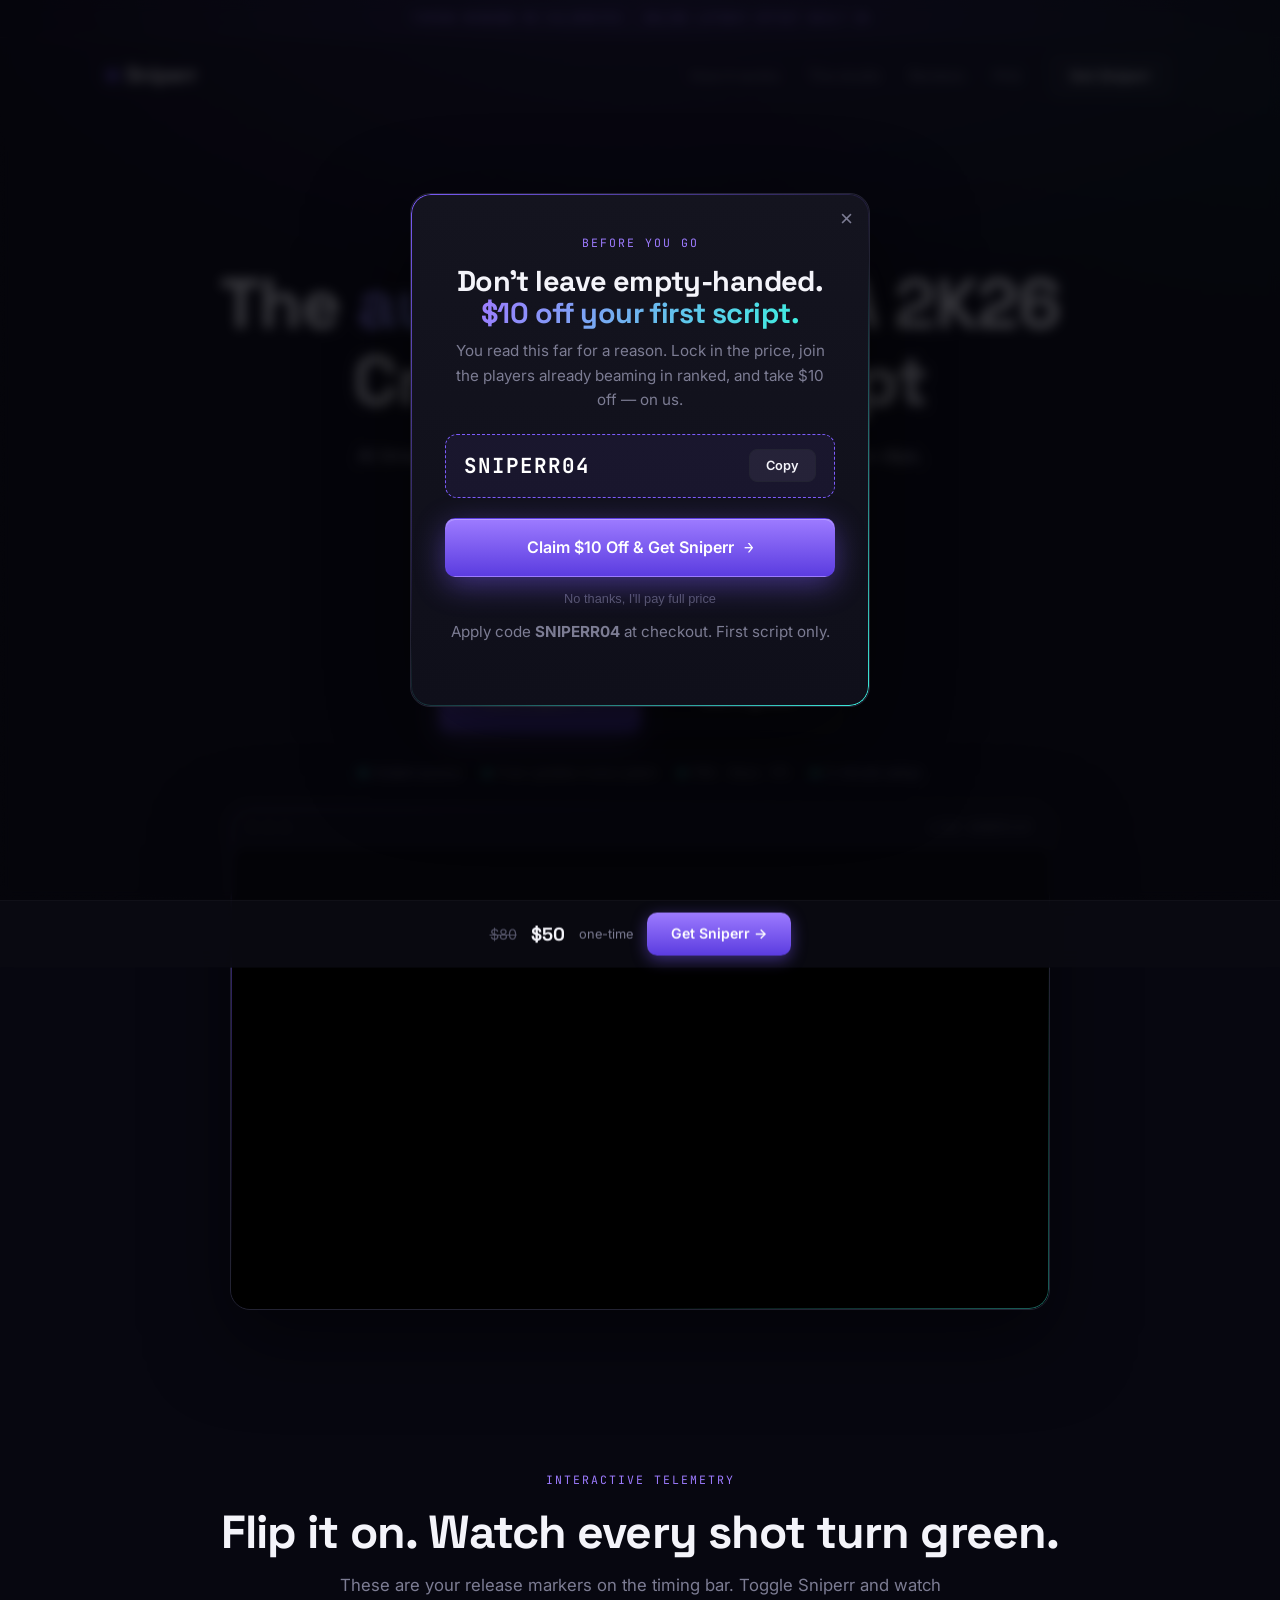
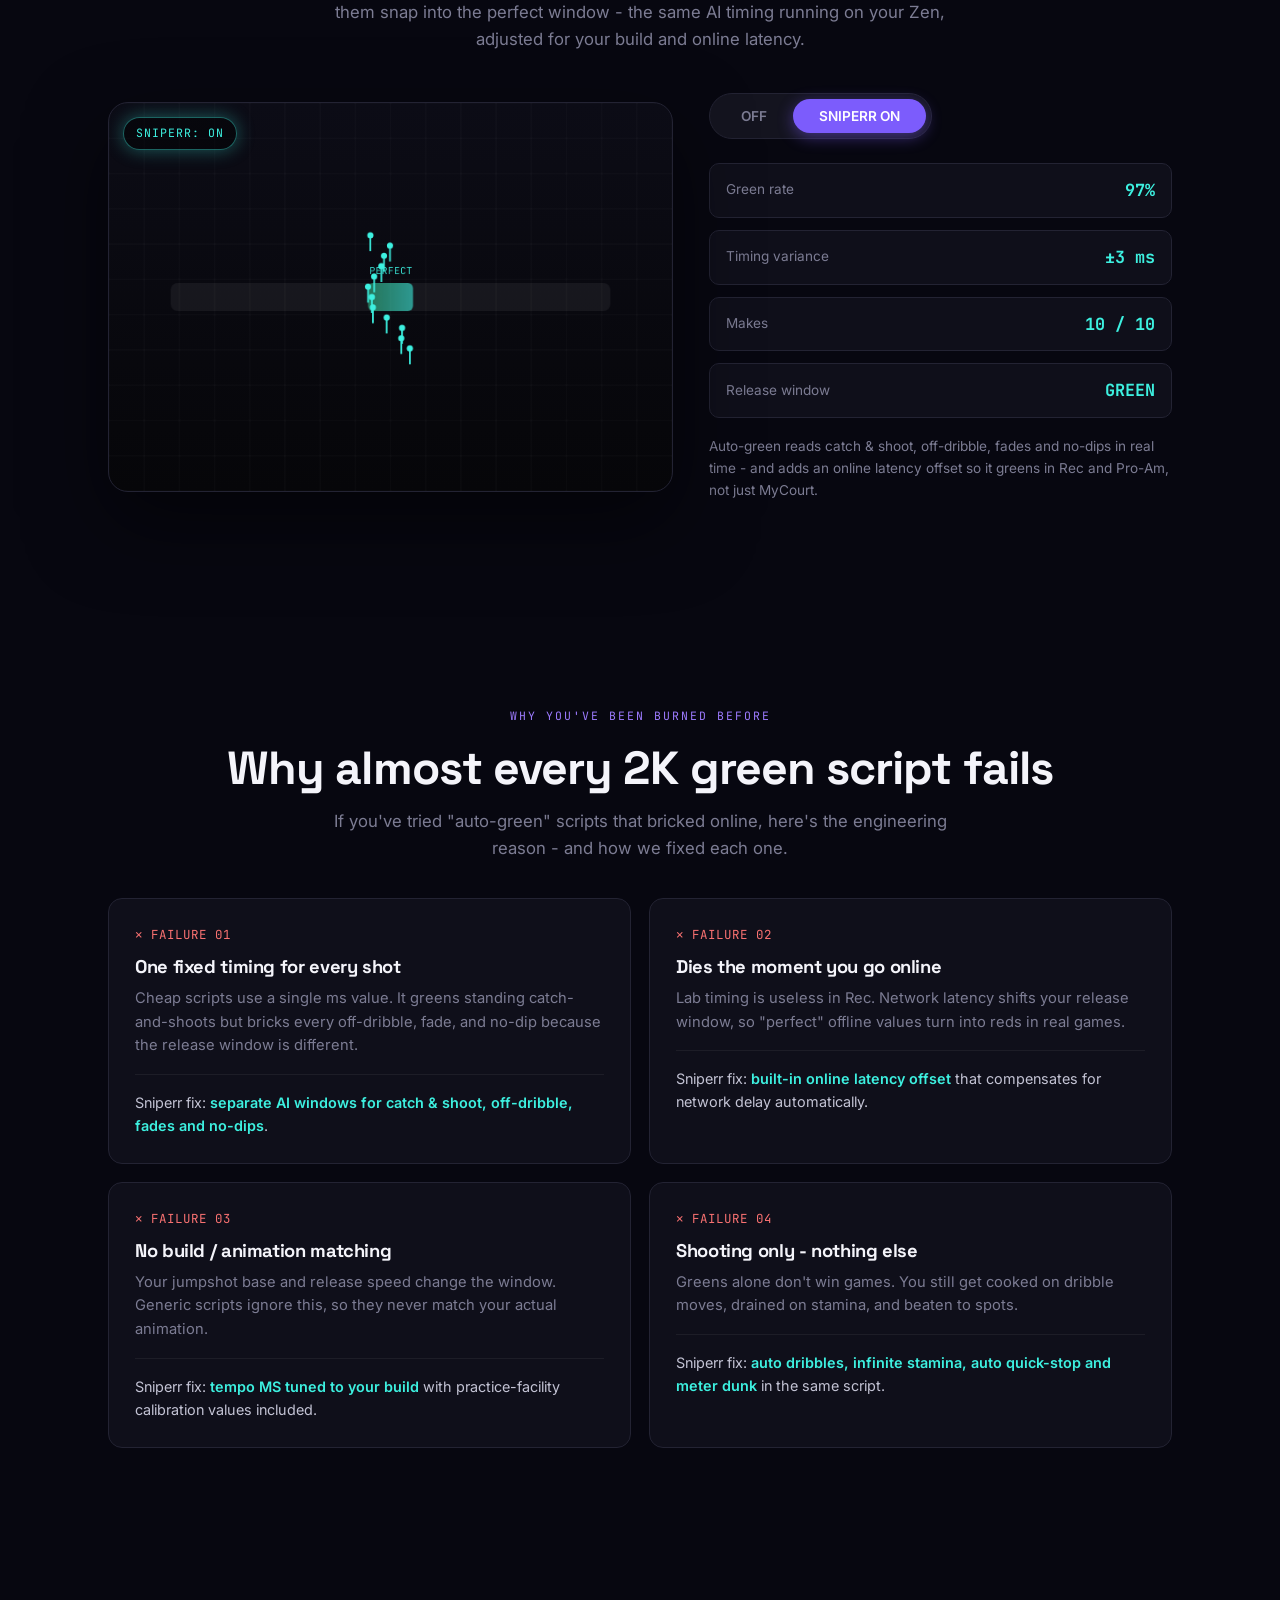
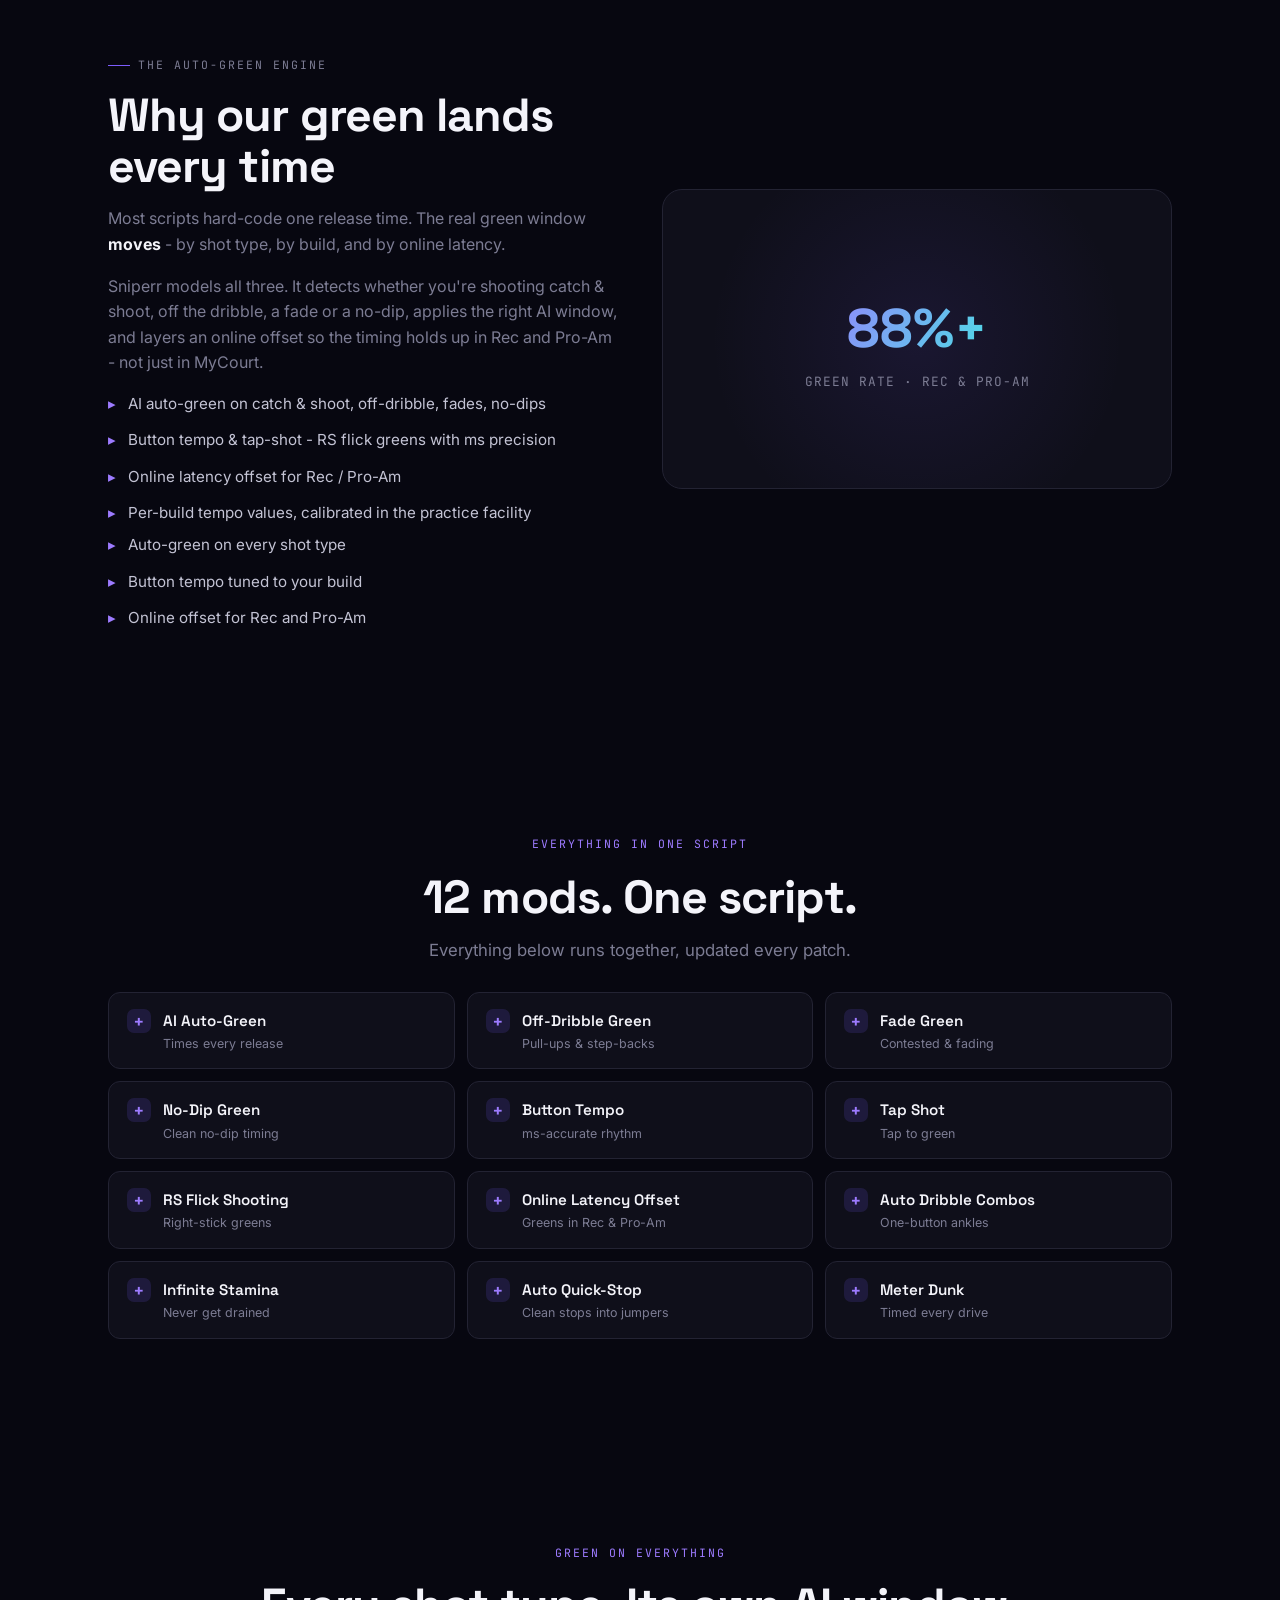
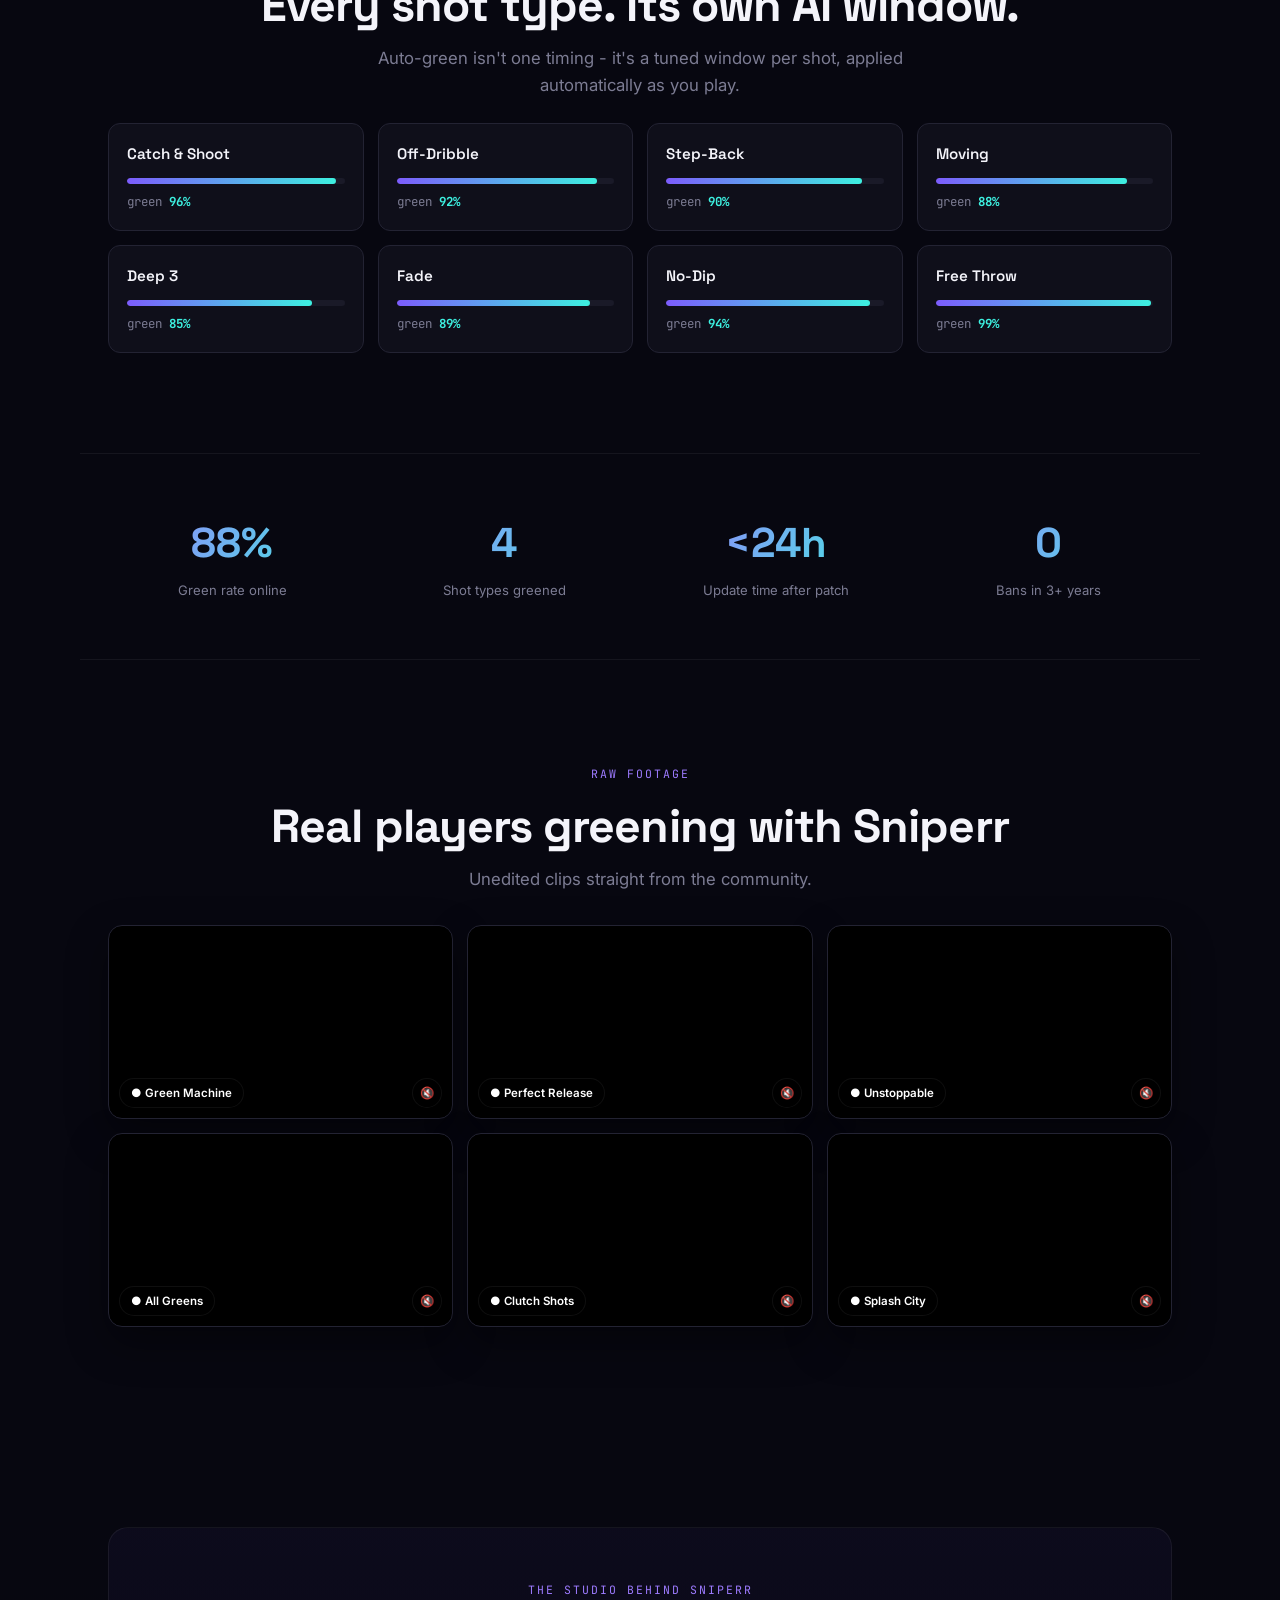
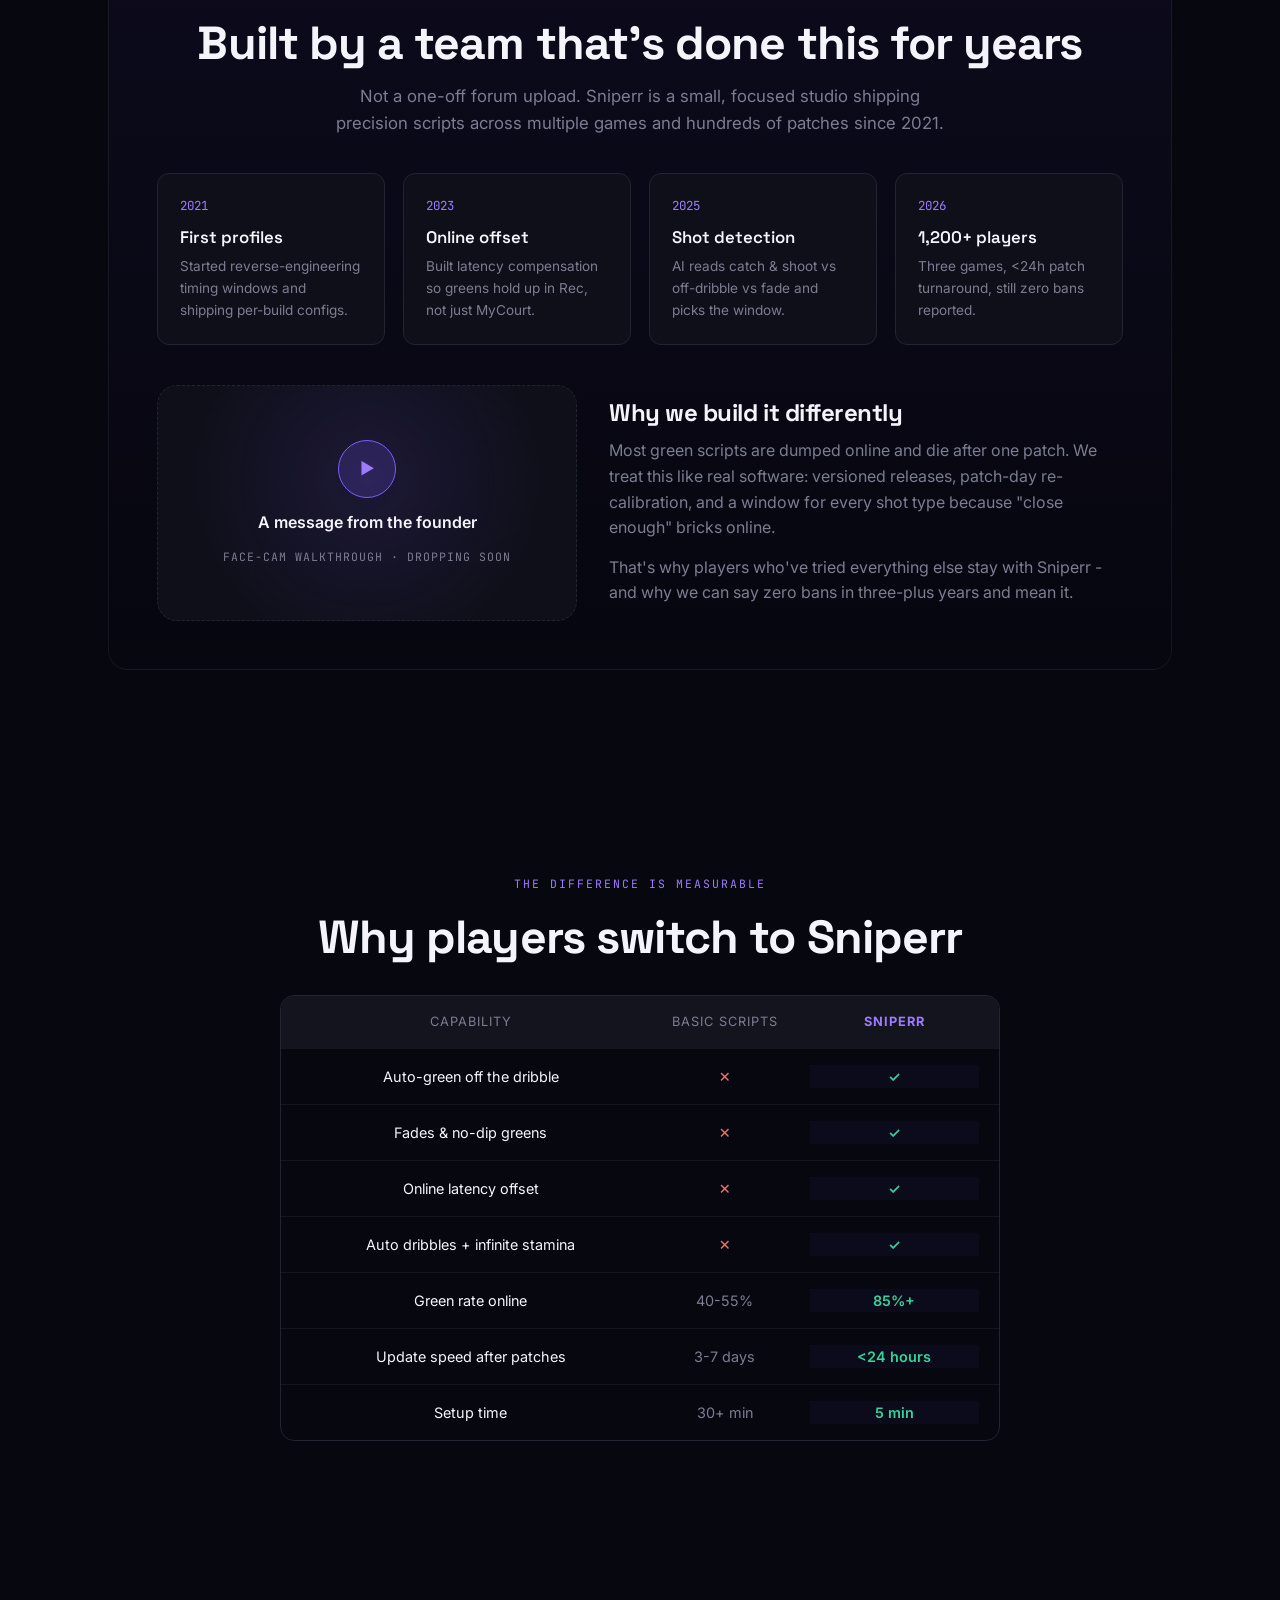
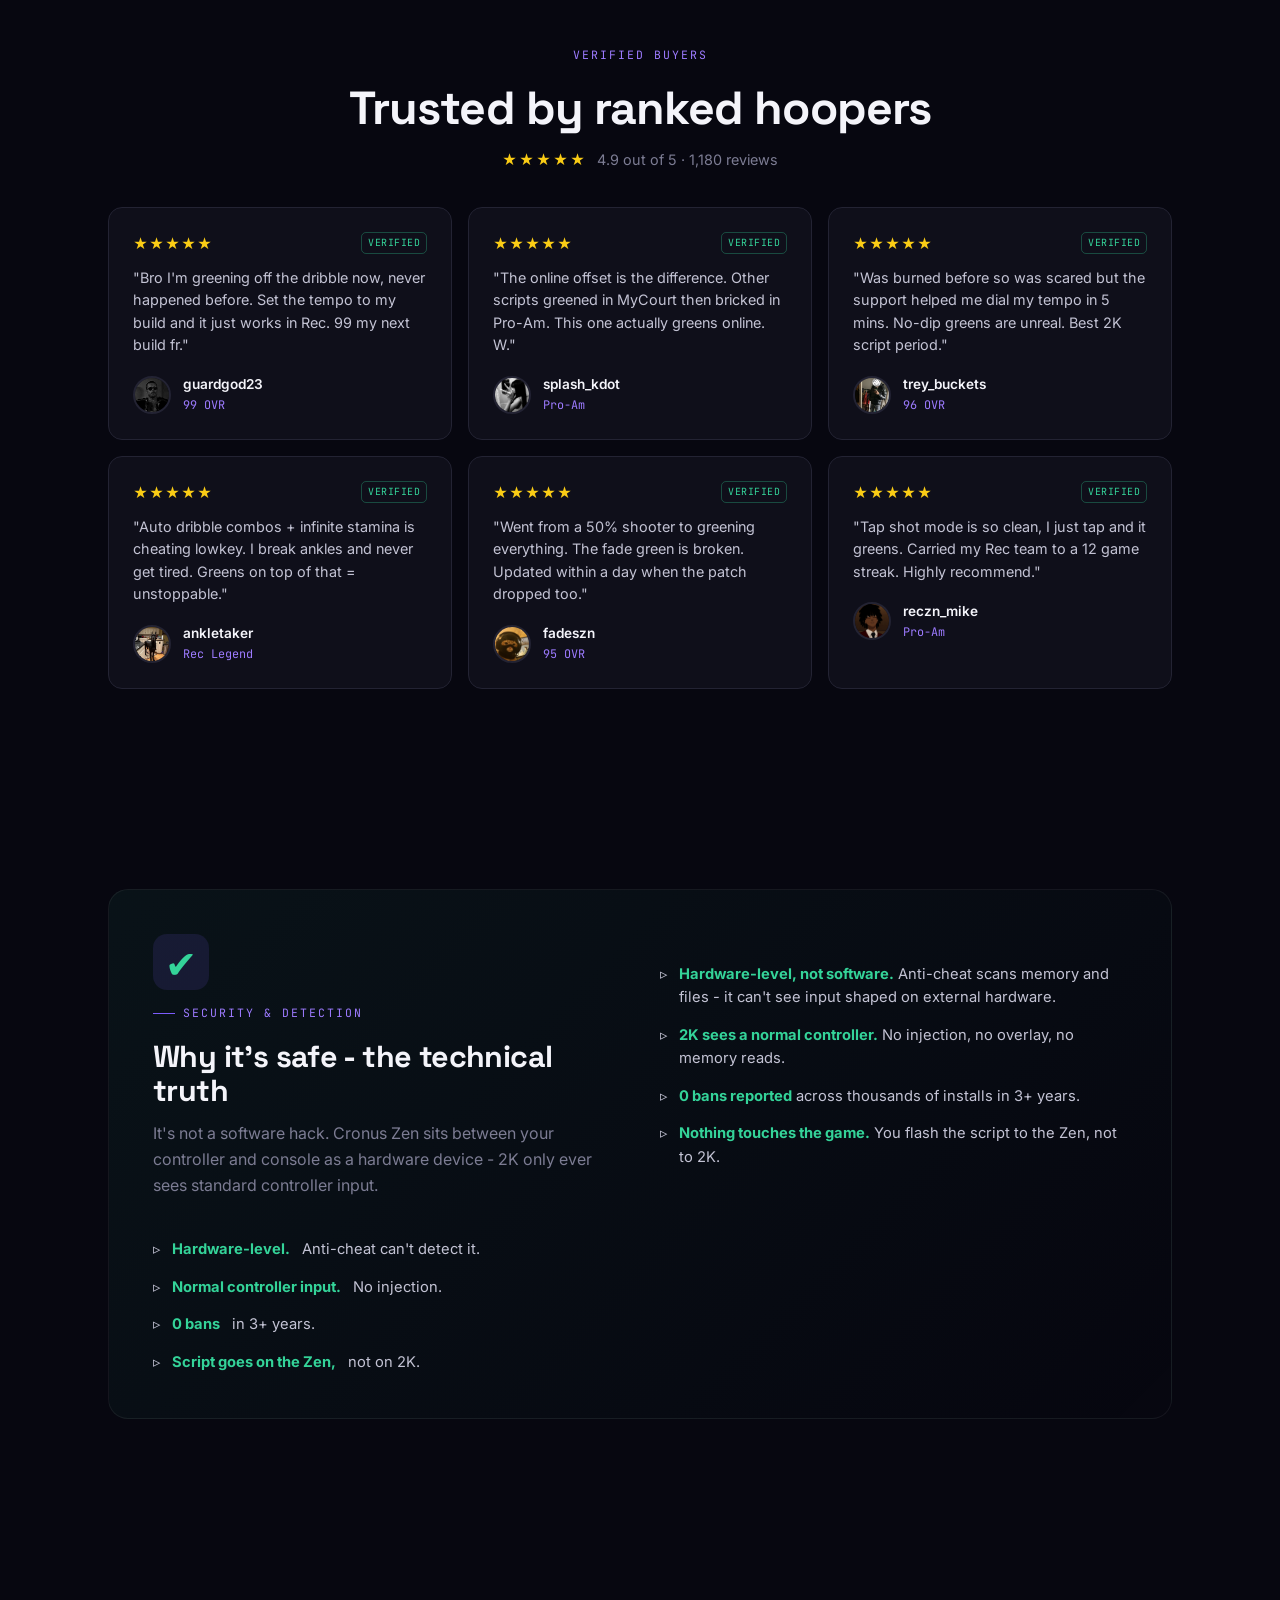
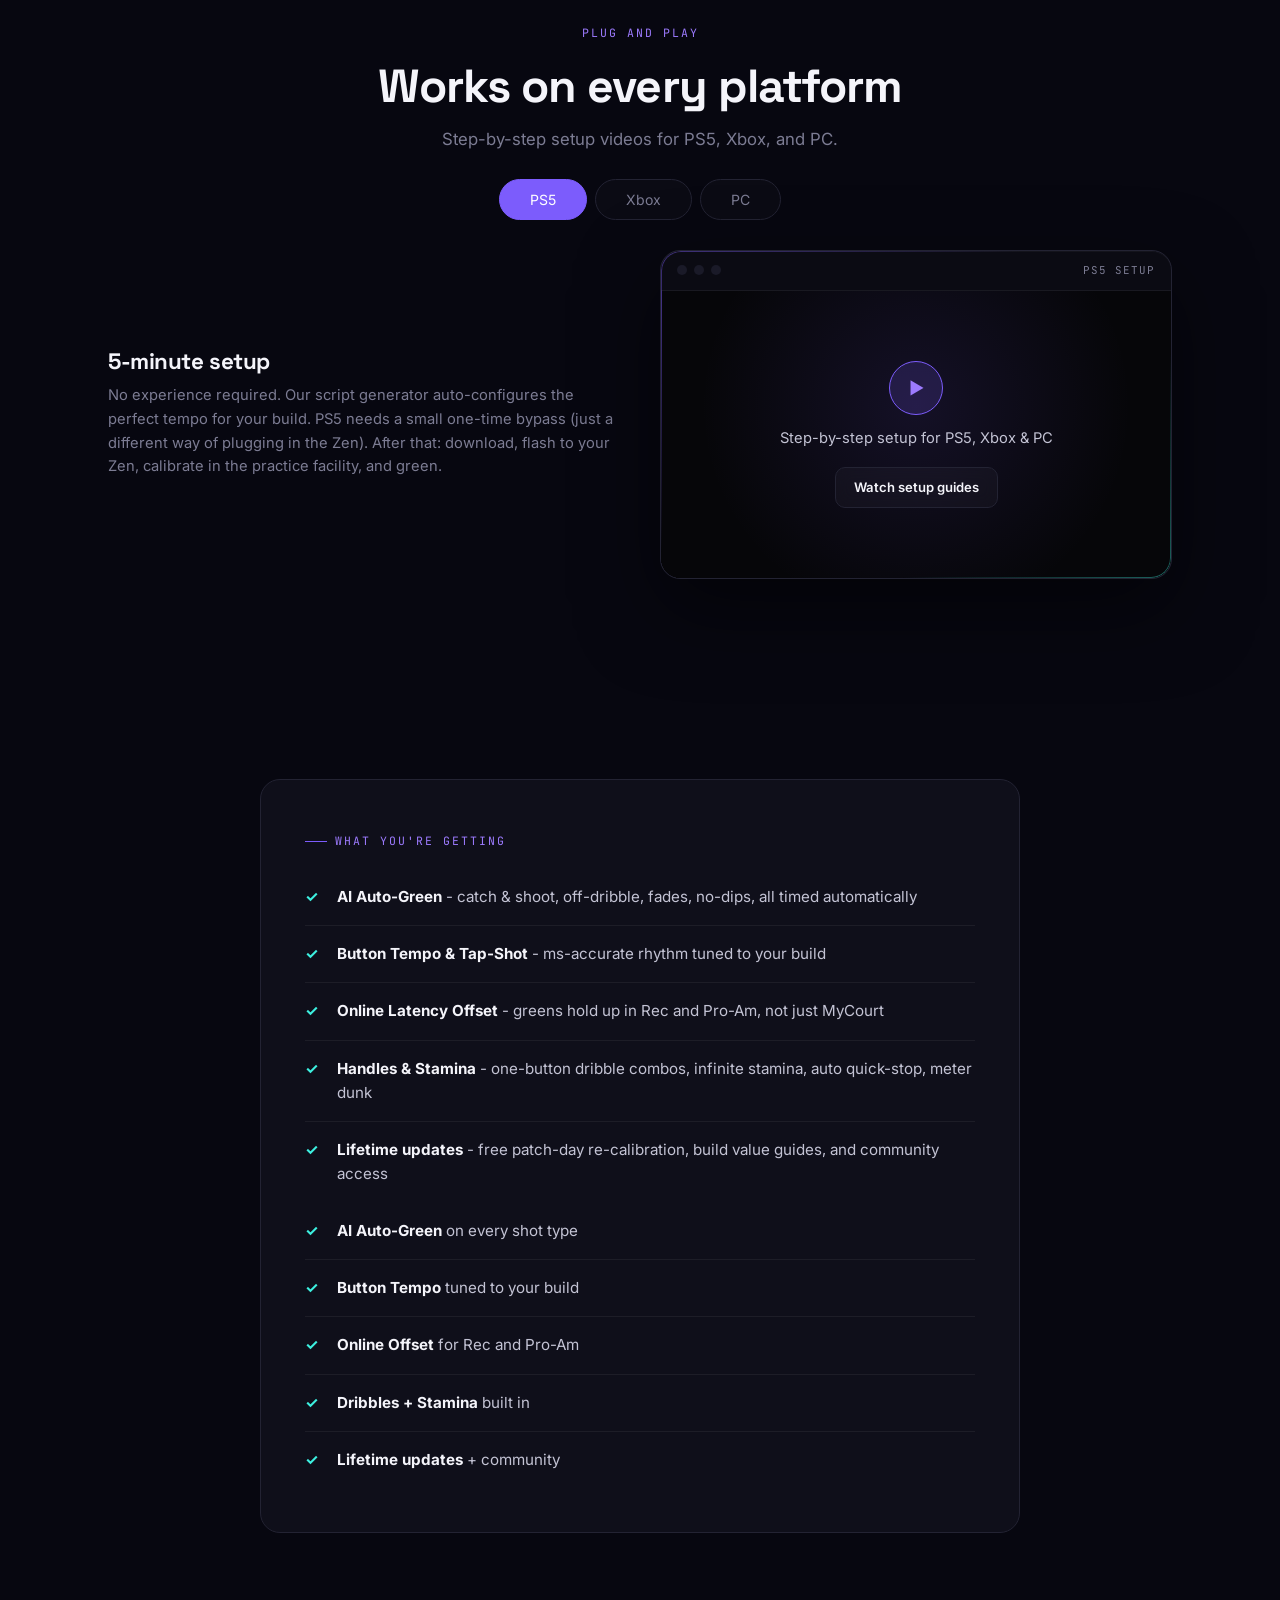
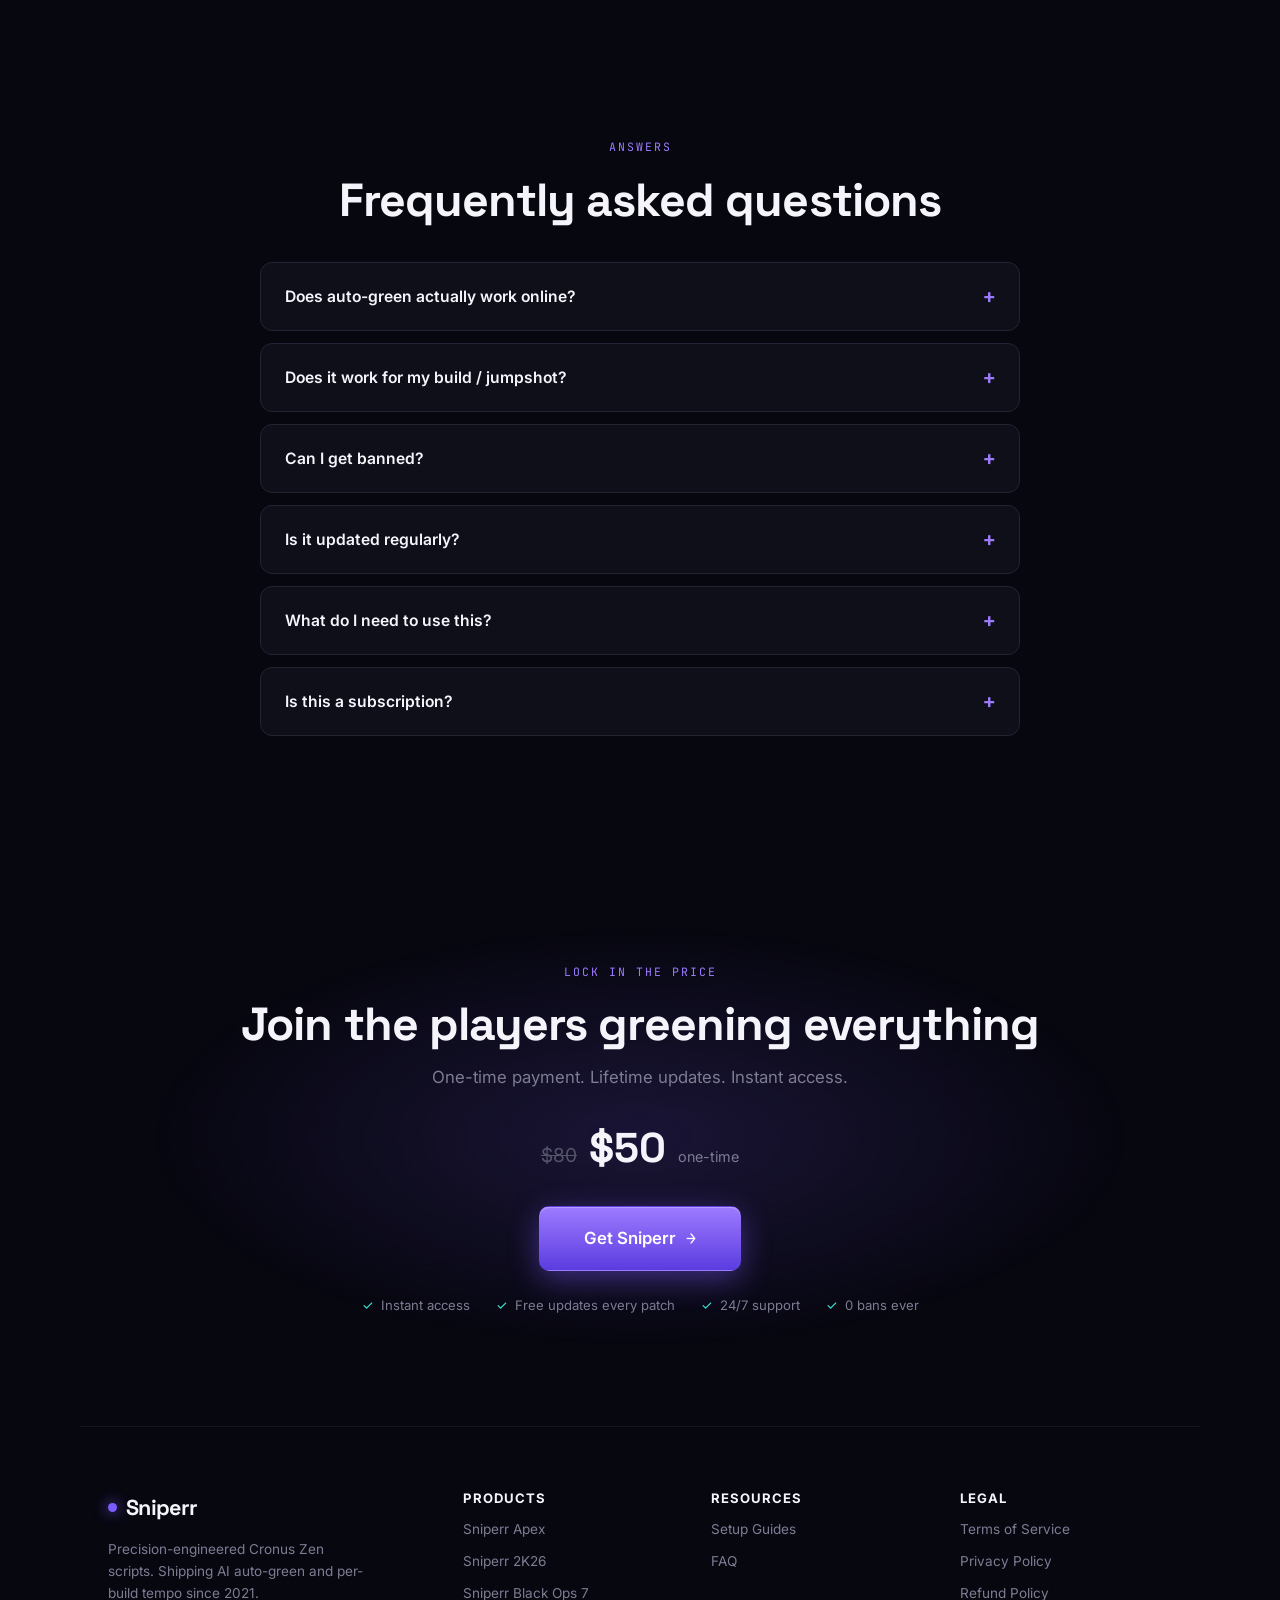
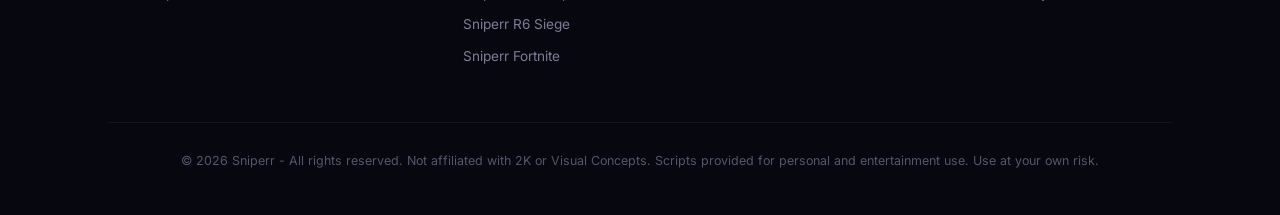
<file: index.html>
<!DOCTYPE html>
<html lang="en">
<head>
    <meta charset="UTF-8">
    <meta name="viewport" content="width=device-width, initial-scale=1.0">
    <title>Sniperr - Engineered NBA 2K26 Cronus Zen Script | AI Auto-Green + Tempo</title>
    <meta name="description" content="Sniperr engineers the NBA 2K26 Cronus Zen auto-green script. AI auto-green on catch & shoot, off-dribble, fades and no-dips, button tempo, auto dribbles, infinite stamina. PS5, Xbox, PC.">
    <link rel="preconnect" href="https://fonts.googleapis.com">
    <link rel="preconnect" href="https://fonts.gstatic.com" crossorigin>
    <link href="https://fonts.googleapis.com/css2?family=Space+Grotesk:wght@400;500;600;700&family=Inter:wght@400;500;600;700&family=JetBrains+Mono:wght@400;500;700&display=swap" rel="stylesheet">
    <link rel="stylesheet" href="styles.css">
    <link rel="icon" href="favicon.svg" type="image/svg+xml">
</head>
<body>
    <div class="bg-atmosphere"></div>
    <div class="bg-grid"></div>
    <div class="bg-grain"></div>

    <div class="announce">TIMING WINDOWS RE-CALIBRATED · ONLINE LATENCY OFFSET BUILT IN</div>

    <div class="nav-wrap" id="navWrap">
        <nav>
            <div class="logo"><span class="dot"></span>Sniperr</div>
            <div class="nav-links">
                <a href="#how">How it works</a>
                <a href="#studio">The studio</a>
                <a href="#reviews">Reviews</a>
                <a href="#faq">FAQ</a>
                <a href="https://whop.com/checkout/plan_ZIuA0d1p2HwSB" class="nav-cta">Get Sniperr</a>
            </div>
        </nav>
    </div>

    <main>
        <!-- HERO -->
        <section class="section hero">
            <div class="hero-pill"><span class="live"></span> Trusted by ranked hoopers · 88%+ green rate in Rec &amp; Pro-Am</div>
            <h1>The <span class="grad">auto-green</span> NBA 2K26<br>Cronus Zen script</h1>
            <p class="hero-sub dt-only">AI times every release - catch & shoot, off-dribble, fades, no-dips. Greens online, not just MyCourt.</p>
            <p class="hero-sub mob-only">AI auto-green. Every shot type. Online, not just MyCourt.</p>
            <div class="rating-row"><span class="stars">★★★★★</span> 4.9 / 5 · 1,180 verified reviews</div>
            <div class="price-row">
                <span class="old-price">$80</span>
                <span class="new-price">$50</span>
                <span class="price-label">one-time <span class="save">SAVE 38%</span></span>
            </div>
            <div class="hero-actions">
                <a href="https://whop.com/checkout/plan_ZIuA0d1p2HwSB" class="btn btn-primary btn-lg btn-arrow">Get Sniperr</a>
                <a href="#demo" class="btn btn-ghost btn-lg">See it green</a>
            </div>
            <div class="trust-strip">
                <span class="item">Instant access</span>
                <span class="item">Free updates every patch</span>
                <span class="item">PS5 · Xbox · PC</span>
                <span class="item">5-minute setup</span>
            </div>

            <div class="vsl-wrap" style="margin-top:24px;">
                <div class="vframe">
                    <div class="vframe-bar"><span class="d"></span><span class="d"></span><span class="d"></span><span class="tag">LIVE GAMEPLAY</span></div>
                    <div class="video-embed">
                        <div id="vidalytics_embed_RYEpslvucNnmWvND" style="width: 100%; position:relative; padding-top: 56.25%;"></div>
                        <script type="text/javascript">
                        (function (v, i, d, a, l, y, t, c, s) {
                            y='_'+d.toLowerCase();c=d+'L';if(!v[d]){v[d]={};}if(!v[c]){v[c]={};}if(!v[y]){v[y]={};}var vl='Loader',vli=v[y][vl],vsl=v[c][vl + 'Script'],vlf=v[c][vl + 'Loaded'],ve='Embed';
                            if (!vsl){vsl=function(u,cb){
                                if(t){cb();return;}s=i.createElement("script");s.type="text/javascript";s.async=1;s.src=u;
                                if(s.readyState){s.onreadystatechange=function(){if(s.readyState==="loaded"||s.readyState=="complete"){s.onreadystatechange=null;vlf=1;cb();}};}else{s.onload=function(){vlf=1;cb();};}
                                i.getElementsByTagName("head")[0].appendChild(s);
                            };}
                            vsl(l+'loader.min.js',function(){if(!vli){var vlc=v[c][vl];vli=new vlc();}vli.loadScript(l+'player.min.js',function(){var vec=v[d][ve];t=new vec();t.run(a);});});
                        })(window, document, 'Vidalytics', 'vidalytics_embed_RYEpslvucNnmWvND', 'https://fast.vidalytics.com/embeds/tlH3XS0p/RYEpslvucNnmWvND/');
                        </script>
                    </div>
                </div>
            </div>
        </section>

        <!-- (VSL moved into hero) -->
        <!--
        <section class="section center reveal" id="watch">
            <p class="eyebrow center">SEE IT LIVE</p>
            <h2 class="h2">Watch Sniperr green everything in Rec</h2>
            <p class="sub">AI-timed releases in a real online game - catch &amp; shoot, off the dribble, contested.</p>
            <div class="vsl-wrap" style="margin-top:32px;">
                <div class="vframe">
                    <div class="vframe-bar"><span class="d"></span><span class="d"></span><span class="d"></span><span class="tag">LIVE GAMEPLAY</span></div>
                    <div class="video-embed">
                        <div id="vidalytics_embed_RYEpslvucNnmWvND" style="width: 100%; position:relative; padding-top: 56.25%;"></div>
                        <script type="text/javascript">
                        (function (v, i, d, a, l, y, t, c, s) {
                            y='_'+d.toLowerCase();c=d+'L';if(!v[d]){v[d]={};}if(!v[c]){v[c]={};}if(!v[y]){v[y]={};}var vl='Loader',vli=v[y][vl],vsl=v[c][vl + 'Script'],vlf=v[c][vl + 'Loaded'],ve='Embed';
                            if (!vsl){vsl=function(u,cb){
                                if(t){cb();return;}s=i.createElement("script");s.type="text/javascript";s.async=1;s.src=u;
                                if(s.readyState){s.onreadystatechange=function(){if(s.readyState==="loaded"||s.readyState=="complete"){s.onreadystatechange=null;vlf=1;cb();}};}else{s.onload=function(){vlf=1;cb();};}
                                i.getElementsByTagName("head")[0].appendChild(s);
                            };}
                            vsl(l+'loader.min.js',function(){if(!vli){var vlc=v[c][vl];vli=new vlc();}vli.loadScript(l+'player.min.js',function(){var vec=v[d][ve];t=new vec();t.run(a);});});
                        })(window, document, 'Vidalytics', 'vidalytics_embed_RYEpslvucNnmWvND', 'https://fast.vidalytics.com/embeds/tlH3XS0p/RYEpslvucNnmWvND/');
                        </script>
                    </div>
                </div>
            </div>
        </section>

        <!-- INTERACTIVE AUTO-GREEN DEMO -->
        <section class="section reveal" id="demo">
            <div class="center" style="margin-bottom:40px;">
                <p class="eyebrow center">INTERACTIVE TELEMETRY</p>
                <h2 class="h2">Flip it on. Watch every shot turn green.</h2>
                <p class="sub dt-only">These are your release markers on the timing bar. Toggle Sniperr and watch them snap into the perfect window - the same AI timing running on your Zen, adjusted for your build and online latency.</p>
                <p class="sub mob-only">Toggle it on. Watch every release land green.</p>
            </div>
            <div class="demo-wrap">
                <div class="demo-stage">
                    <div class="demo-statebadge off" id="recoilBadge">SNIPERR: OFF</div>
                    <canvas id="recoilCanvas" width="640" height="440" data-mode="green"></canvas>
                </div>
                <div>
                    <div class="demo-toggle" role="tablist">
                        <button id="btnOff" class="active">OFF</button>
                        <button id="btnOn">SNIPERR ON</button>
                    </div>
                    <div class="demo-readouts">
                        <div class="readout"><span class="k">Green rate</span><span class="v">41%</span></div>
                        <div class="readout"><span class="k">Timing variance</span><span class="v">±38 ms</span></div>
                        <div class="readout"><span class="k">Makes</span><span class="v">4 / 10</span></div>
                        <div class="readout"><span class="k">Release window</span><span class="v"> - </span></div>
                    </div>
                    <p class="dt-only" style="color:var(--text-dim); font-size:0.85rem; margin-top:18px;">Auto-green reads catch &amp; shoot, off-dribble, fades and no-dips in real time - and adds an online latency offset so it greens in Rec and Pro-Am, not just MyCourt.</p>
                </div>
            </div>
        </section>

        <!-- WHY MOST 2K SCRIPTS FAIL -->
        <section class="section reveal" id="how">
            <div class="center" style="margin-bottom:36px;">
                <p class="eyebrow center">WHY YOU'VE BEEN BURNED BEFORE</p>
                <h2 class="h2">Why almost every 2K green script fails</h2>
                <p class="sub dt-only">If you've tried "auto-green" scripts that bricked online, here's the engineering reason - and how we fixed each one.</p>
                <p class="sub mob-only">Here's why they failed and how we fixed it.</p>
            </div>
            <div class="teardown-grid">
                <div class="teardown-card">
                    <div class="fail">✕ Failure 01</div>
                    <h3>One fixed timing for every shot</h3>
                    <p class="tc-desc">Cheap scripts use a single ms value. It greens standing catch-and-shoots but bricks every off-dribble, fade, and no-dip because the release window is different.</p>
                    <div class="fix">Sniperr fix: <b>separate AI windows for catch &amp; shoot, off-dribble, fades and no-dips</b>.</div>
                </div>
                <div class="teardown-card">
                    <div class="fail">✕ Failure 02</div>
                    <h3>Dies the moment you go online</h3>
                    <p class="tc-desc">Lab timing is useless in Rec. Network latency shifts your release window, so "perfect" offline values turn into reds in real games.</p>
                    <div class="fix">Sniperr fix: <b>built-in online latency offset</b> that compensates for network delay automatically.</div>
                </div>
                <div class="teardown-card">
                    <div class="fail">✕ Failure 03</div>
                    <h3>No build / animation matching</h3>
                    <p class="tc-desc">Your jumpshot base and release speed change the window. Generic scripts ignore this, so they never match your actual animation.</p>
                    <div class="fix">Sniperr fix: <b>tempo MS tuned to your build</b> with practice-facility calibration values included.</div>
                </div>
                <div class="teardown-card">
                    <div class="fail">✕ Failure 04</div>
                    <h3>Shooting only - nothing else</h3>
                    <p class="tc-desc">Greens alone don't win games. You still get cooked on dribble moves, drained on stamina, and beaten to spots.</p>
                    <div class="fix">Sniperr fix: <b>auto dribbles, infinite stamina, auto quick-stop and meter dunk</b> in the same script.</div>
                </div>
            </div>
        </section>

        <!-- WHY OUR GREEN IS AUTOMATIC -->
        <section class="section reveal">
            <div class="split">
                <div>
                    <p class="eyebrow">THE AUTO-GREEN ENGINE</p>
                    <h2 class="h2">Why our green lands every time</h2>
                    <p class="dt-only">Most scripts hard-code one release time. The real green window <b style="color:var(--text)">moves</b> - by shot type, by build, and by online latency.</p>
                    <p class="dt-only">Sniperr models all three. It detects whether you're shooting catch &amp; shoot, off the dribble, a fade or a no-dip, applies the right AI window, and layers an online offset so the timing holds up in Rec and Pro-Am - not just in MyCourt.</p>
                    <p class="mob-only">Sniperr detects each shot type and applies the right timing, with online offset built in.</p>
                    <ul class="feature-list dt-only">
                        <li>AI auto-green on catch &amp; shoot, off-dribble, fades, no-dips</li>
                        <li>Button tempo &amp; tap-shot - RS flick greens with ms precision</li>
                        <li>Online latency offset for Rec / Pro-Am</li>
                        <li>Per-build tempo values, calibrated in the practice facility</li>
                    </ul>
                    <ul class="feature-list mob-only">
                        <li>Auto-green on every shot type</li>
                        <li>Button tempo tuned to your build</li>
                        <li>Online offset for Rec and Pro-Am</li>
                    </ul>
                </div>
                <div class="track-vis" style="display:grid;place-items:center;">
                    <div style="text-align:center;">
                        <div style="font-family:var(--font-display); font-size:3.4rem; font-weight:700; background:linear-gradient(120deg,var(--violet-2),var(--cyan)); -webkit-background-clip:text; background-clip:text; -webkit-text-fill-color:transparent;">88%+</div>
                        <div style="font-family:var(--font-mono); font-size:0.8rem; color:var(--text-dim); letter-spacing:1px;">GREEN RATE · REC &amp; PRO-AM</div>
                    </div>
                </div>
            </div>
        </section>

                <!-- MODS -->
        <section class="section reveal">
            <div class="center" style="margin-bottom:28px;">
                <p class="eyebrow center">EVERYTHING IN ONE SCRIPT</p>
                <h2 class="h2">12 mods. One script.</h2>
                <p class="sub">Everything below runs together, updated every patch.</p>
            </div>
            <div class="mods-grid" id="modsGrid"></div>
        </section>

        <!-- SHOT-TYPE GREEN GRID -->
        <section class="section reveal">
            <div class="center" style="margin-bottom:24px;">
                <p class="eyebrow center">GREEN ON EVERYTHING</p>
                <h2 class="h2">Every shot type. Its own AI window.</h2>
                <p class="sub">Auto-green isn't one timing - it's a tuned window per shot, applied automatically as you play.</p>
            </div>
            <div class="weapon-grid" id="weaponGrid"></div>
        </section>

        <!-- STATS -->
        <section class="stats-bar reveal">
            <div class="stat-item"><span class="stat-number" data-count="88" data-suffix="%">0%</span><span class="stat-desc">Green rate online</span></div>
            <div class="stat-item"><span class="stat-number" data-count="4" data-suffix="" data-prefix="">0</span><span class="stat-desc">Shot types greened</span></div>
            <div class="stat-item"><span class="stat-number" data-count="24" data-prefix="<" data-suffix="h">0</span><span class="stat-desc">Update time after patch</span></div>
            <div class="stat-item"><span class="stat-number" data-count="0" data-suffix="">0</span><span class="stat-desc">Bans in 3+ years</span></div>
        </section>

                <!-- SHOWCASE CLIPS -->
        <section class="section center reveal">
            <p class="eyebrow center">RAW FOOTAGE</p>
            <h2 class="h2">Real players greening with Sniperr</h2>
            <p class="sub">Unedited clips straight from the community.</p>
            <div class="clip-reel">
                <div class="clip-tile"><video muted loop autoplay playsinline preload="metadata"><source src="PLAYERS CLIPS/19a2479c74e55-master_playlist.MOV" type="video/mp4"></video><span class="clip-tag">&#x25CF; Green Machine</span></div>
                <div class="clip-tile"><video muted loop autoplay playsinline preload="metadata"><source src="PLAYERS CLIPS/19a24a88fd129-master_playlist.MOV" type="video/mp4"></video><span class="clip-tag">&#x25CF; Perfect Release</span></div>
                <div class="clip-tile"><video muted loop autoplay playsinline preload="metadata"><source src="PLAYERS CLIPS/19a26a61be417-master_playlist.MOV" type="video/mp4"></video><span class="clip-tag">&#x25CF; Unstoppable</span></div>
                <div class="clip-tile"><video muted loop autoplay playsinline preload="metadata"><source src="PLAYERS CLIPS/19a26a675dc55-master_playlist.MOV" type="video/mp4"></video><span class="clip-tag">&#x25CF; All Greens</span></div>
                <div class="clip-tile"><video muted loop autoplay playsinline preload="metadata"><source src="PLAYERS CLIPS/19a3c506f7147-master_playlist.MOV" type="video/mp4"></video><span class="clip-tag">&#x25CF; Clutch Shots</span></div>
                <div class="clip-tile"><video muted loop autoplay playsinline preload="metadata"><source src="PLAYERS CLIPS/9c5edb93-2c3f-4040-ab04-24c364b347ae.MOV" type="video/mp4"></video><span class="clip-tag">&#x25CF; Splash City</span></div>
            </div>
        </section>

        <!-- STUDIO -->
        <section class="section reveal" id="studio">
            <div class="studio" style="padding:48px;">
                <div class="center">
                    <p class="eyebrow center">THE STUDIO BEHIND SNIPERR</p>
                    <h2 class="h2">Built by a team that's done this for years</h2>
                    <p class="sub dt-only">Not a one-off forum upload. Sniperr is a small, focused studio shipping precision scripts across multiple games and hundreds of patches since 2021.</p>
                    <p class="sub mob-only">Precision scripts since 2021. Multiple games. Hundreds of patches.</p>
                </div>
                <div class="timeline">
                    <div class="tl-item"><div class="yr">2021</div><div class="tl-h">First profiles</div><p>Started reverse-engineering timing windows and shipping per-build configs.</p></div>
                    <div class="tl-item"><div class="yr">2023</div><div class="tl-h">Online offset</div><p>Built latency compensation so greens hold up in Rec, not just MyCourt.</p></div>
                    <div class="tl-item"><div class="yr">2025</div><div class="tl-h">Shot detection</div><p>AI reads catch &amp; shoot vs off-dribble vs fade and picks the window.</p></div>
                    <div class="tl-item"><div class="yr">2026</div><div class="tl-h">1,200+ players</div><p>Three games, &lt;24h patch turnaround, still zero bans reported.</p></div>
                </div>
                <div class="founder">
                    <div class="founder-slot" title="Founder message - coming soon">
                        <div class="play">▶</div>
                        <div style="font-weight:600;">A message from the founder</div>
                        <div class="soon">FACE-CAM WALKTHROUGH · DROPPING SOON</div>
                    </div>
                    <div>
                        <h3 style="font-size:1.5rem; margin-bottom:12px;">Why we build it differently</h3>
                        <p class="dt-only" style="color:var(--text-dim); margin-bottom:14px;">Most green scripts are dumped online and die after one patch. We treat this like real software: versioned releases, patch-day re-calibration, and a window for every shot type because "close enough" bricks online.</p>
                        <p class="dt-only" style="color:var(--text-dim);">That's why players who've tried everything else stay with Sniperr - and why we can say zero bans in three-plus years and mean it.</p>
                        <p class="mob-only" style="color:var(--text-dim);">Real software, not a forum dump. Zero bans in 3+ years.</p>
                    </div>
                </div>
            </div>
        </section>

        <!-- COMPARISON -->
        <section class="section center reveal">
            <p class="eyebrow center">THE DIFFERENCE IS MEASURABLE</p>
            <h2 class="h2">Why players switch to Sniperr</h2>
            <div class="comparison-table">
                <div class="comp-header"><span>Capability</span><span>Basic scripts</span><span class="highlight">Sniperr</span></div>
                <div class="comp-row"><span>Auto-green off the dribble</span><span class="no">✕</span><span class="yes">✓</span></div>
                <div class="comp-row"><span>Fades &amp; no-dip greens</span><span class="no">✕</span><span class="yes">✓</span></div>
                <div class="comp-row"><span>Online latency offset</span><span class="no">✕</span><span class="yes">✓</span></div>
                <div class="comp-row"><span>Auto dribbles + infinite stamina</span><span class="no">✕</span><span class="yes">✓</span></div>
                <div class="comp-row"><span>Green rate online</span><span class="meh">40-55%</span><span class="yes">85%+</span></div>
                <div class="comp-row"><span>Update speed after patches</span><span class="meh">3-7 days</span><span class="yes">&lt;24 hours</span></div>
                <div class="comp-row"><span>Setup time</span><span class="meh">30+ min</span><span class="yes">5 min</span></div>
            </div>
        </section>

        <!-- REVIEWS -->
        <section class="section center reveal" id="reviews">
            <p class="eyebrow center">VERIFIED BUYERS</p>
            <h2 class="h2">Trusted by ranked hoopers</h2>
            <div class="rating-row" style="margin-top:6px;"><span class="stars">★★★★★</span> 4.9 out of 5 · 1,180 reviews</div>
            <div class="reviews-grid">
                <div class="review-card"><span class="verified">VERIFIED</span><div class="stars sm">★★★★★</div><p class="review-text">"Bro I'm greening off the dribble now, never happened before. Set the tempo to my build and it just works in Rec. 99 my next build fr."</p><div class="reviewer"><img src="image reviews/Tyler_Durden.png" alt="" class="reviewer-avatar"><div><div class="reviewer-name">guardgod23</div><div class="reviewer-rank">99 OVR</div></div></div></div>
                <div class="review-card"><span class="verified">VERIFIED</span><div class="stars sm">★★★★★</div><p class="review-text">"The online offset is the difference. Other scripts greened in MyCourt then bricked in Pro-Am. This one actually greens online. W."</p><div class="reviewer"><img src="image reviews/xo.jpg" alt="" class="reviewer-avatar"><div><div class="reviewer-name">splash_kdot</div><div class="reviewer-rank">Pro-Am</div></div></div></div>
                <div class="review-card"><span class="verified">VERIFIED</span><div class="stars sm">★★★★★</div><p class="review-text">"Was burned before so was scared but the support helped me dial my tempo in 5 mins. No-dip greens are unreal. Best 2K script period."</p><div class="reviewer"><img src="image reviews/5c97d7c3bca62c9531192603ec620d3b.png" alt="" class="reviewer-avatar"><div><div class="reviewer-name">trey_buckets</div><div class="reviewer-rank">96 OVR</div></div></div></div>
                <div class="review-card"><span class="verified">VERIFIED</span><div class="stars sm">★★★★★</div><p class="review-text">"Auto dribble combos + infinite stamina is cheating lowkey. I break ankles and never get tired. Greens on top of that = unstoppable."</p><div class="reviewer"><img src="image reviews/e8513c258001f949906adfd45d00f564.png" alt="" class="reviewer-avatar"><div><div class="reviewer-name">ankletaker</div><div class="reviewer-rank">Rec Legend</div></div></div></div>
                <div class="review-card"><span class="verified">VERIFIED</span><div class="stars sm">★★★★★</div><p class="review-text">"Went from a 50% shooter to greening everything. The fade green is broken. Updated within a day when the patch dropped too."</p><div class="reviewer"><img src="image reviews/jamsuyy on TikTok.jpg" alt="" class="reviewer-avatar"><div><div class="reviewer-name">fadeszn</div><div class="reviewer-rank">95 OVR</div></div></div></div>
                <div class="review-card"><span class="verified">VERIFIED</span><div class="stars sm">★★★★★</div><p class="review-text">"Tap shot mode is so clean, I just tap and it greens. Carried my Rec team to a 12 game streak. Highly recommend."</p><div class="reviewer"><img src="image reviews/undefined.jpg" alt="" class="reviewer-avatar"><div><div class="reviewer-name">reczn_mike</div><div class="reviewer-rank">Pro-Am</div></div></div></div>
            </div>
        </section>

        <!-- SECURITY -->
        <section class="section reveal">
            <div class="security">
                <div>
                    <div class="shield">&#x2714;</div>
                    <p class="eyebrow" style="margin-top:14px;">SECURITY &amp; DETECTION</p>
                    <h2 class="h2" style="font-size:1.9rem;">Why it's safe - the technical truth</h2>
                    <p class="dt-only" style="color:var(--text-dim);">It's not a software hack. Cronus Zen sits between your controller and console as a hardware device - 2K only ever sees standard controller input.</p>
                    <p class="mob-only" style="color:var(--text-dim);">Hardware device, not software. Anti-cheat can't see it.</p>
                </div>
                <ul class="sec-points dt-only">
                    <li>▹ <span><b>Hardware-level, not software.</b> Anti-cheat scans memory and files - it can't see input shaped on external hardware.</span></li>
                    <li>▹ <span><b>2K sees a normal controller.</b> No injection, no overlay, no memory reads.</span></li>
                    <li>▹ <span><b>0 bans reported</b> across thousands of installs in 3+ years.</span></li>
                    <li>▹ <span><b>Nothing touches the game.</b> You flash the script to the Zen, not to 2K.</span></li>
                </ul>
                <ul class="sec-points mob-only">
                    <li>▹ <b>Hardware-level.</b> Anti-cheat can't detect it.</li>
                    <li>▹ <b>Normal controller input.</b> No injection.</li>
                    <li>▹ <b>0 bans</b> in 3+ years.</li>
                    <li>▹ <b>Script goes on the Zen,</b> not on 2K.</li>
                </ul>
            </div>
        </section>

        <!-- PLATFORMS -->
        <section class="section center reveal">
            <p class="eyebrow center">PLUG AND PLAY</p>
            <h2 class="h2">Works on every platform</h2>
            <p class="sub">Step-by-step setup videos for PS5, Xbox, and PC.</p>
            <div class="platform-tabs">
                <button class="platform-tab active">PS5</button>
                <button class="platform-tab">Xbox</button>
                <button class="platform-tab">PC</button>
            </div>
            <div class="platform-content">
                <div style="text-align:left;">
                    <h3>5-minute setup</h3>
                    <p class="dt-only">No experience required. Our script generator auto-configures the perfect tempo for your build. PS5 needs a small one-time bypass (just a different way of plugging in the Zen). After that: download, flash to your Zen, calibrate in the practice facility, and green.</p>
                    <p class="mob-only">Download, flash, calibrate. 5 minutes. Video tutorials included.</p>
                </div>
                <div class="vframe">
                    <div class="vframe-bar"><span class="d"></span><span class="d"></span><span class="d"></span><span class="tag">PS5 SETUP</span></div>
                    <div class="vid-static"><div class="vs-glyph">&#9658;</div><div class="vs-text">Step-by-step setup for PS5, Xbox &amp; PC</div><a class="btn btn-ghost" style="margin-top:4px;padding:9px 18px;font-size:0.82rem;" href="tutorials.html">Watch setup guides</a></div>
                </div>
            </div>
        </section>

        <!-- WHAT YOU GET -->
        <section class="section reveal">
            <div class="whatyouget-box">
                <p class="eyebrow">WHAT YOU'RE GETTING</p>
                <ul class="get-list dt-only">
                    <li><b>AI Auto-Green</b> - catch &amp; shoot, off-dribble, fades, no-dips, all timed automatically</li>
                    <li><b>Button Tempo &amp; Tap-Shot</b> - ms-accurate rhythm tuned to your build</li>
                    <li><b>Online Latency Offset</b> - greens hold up in Rec and Pro-Am, not just MyCourt</li>
                    <li><b>Handles &amp; Stamina</b> - one-button dribble combos, infinite stamina, auto quick-stop, meter dunk</li>
                    <li><b>Lifetime updates</b> - free patch-day re-calibration, build value guides, and community access</li>
                </ul>
                <ul class="get-list mob-only">
                    <li><b>AI Auto-Green</b> on every shot type</li>
                    <li><b>Button Tempo</b> tuned to your build</li>
                    <li><b>Online Offset</b> for Rec and Pro-Am</li>
                    <li><b>Dribbles + Stamina</b> built in</li>
                    <li><b>Lifetime updates</b> + community</li>
                </ul>
            </div>
        </section>

        <!-- FAQ -->
        <section class="section center reveal" id="faq">
            <p class="eyebrow center">ANSWERS</p>
            <h2 class="h2">Frequently asked questions</h2>
            <div class="faq-list">
                <div class="faq-item"><button class="faq-q">Does auto-green actually work online?</button><div class="faq-a"><p><span class="dt-only">Yes. The biggest reason other scripts fail is they ignore network latency. Sniperr has a built-in online offset that shifts the timing window for Rec and Pro-Am, so you green in real games - not just MyCourt.</span><span class="mob-only">Yes. Built-in latency offset greens in Rec and Pro-Am, not just MyCourt.</span></p></div></div>
                <div class="faq-item"><button class="faq-q">Does it work for my build / jumpshot?</button><div class="faq-a"><p><span class="dt-only">Yes. We include tempo MS values for every height and base, and you fine-tune in the practice facility in about 2 minutes. Any jumpshot, any build.</span><span class="mob-only">Yes. Includes values for every build. 2-min calibration.</span></p></div></div>
                <div class="faq-item"><button class="faq-q">Can I get banned?</button><div class="faq-a"><p><span class="dt-only">Cronus Zen is hardware that sits between your controller and console - 2K only sees a normal controller. In 3+ years and thousands of uses, we've never had a single ban report.</span><span class="mob-only">Hardware-level. 2K sees a normal controller. 0 bans in 3+ years.</span></p></div></div>
                <div class="faq-item"><button class="faq-q">Is it updated regularly?</button><div class="faq-a"><p><span class="dt-only">Every patch. When 2K shifts timing or shooting, we re-calibrate within 24 hours and post the new version. Re-download and flash to your Zen.</span><span class="mob-only">Every patch. Updated within 24 hours.</span></p></div></div>
                <div class="faq-item"><button class="faq-q">What do I need to use this?</button><div class="faq-a"><p>A Cronus Zen device (~$100 on Amazon), a USB cable, and your console/PC. That's it.</p></div></div>
                <div class="faq-item"><button class="faq-q">Is this a subscription?</button><div class="faq-a"><p><span class="dt-only">No. One-time $50 payment, lifetime access to all updates, the community, and support. No monthly fees.</span><span class="mob-only">No. One-time $50, lifetime updates.</span></p></div></div>
            </div>
        </section>

        <!-- FINAL CTA -->
        <section class="final-cta reveal">
            <p class="eyebrow center">LOCK IN THE PRICE</p>
            <h2 class="h2">Join the players greening everything</h2>
            <p class="sub" style="margin:0 auto;">One-time payment. Lifetime updates. Instant access.</p>
            <div class="price-row" style="margin-top:24px;">
                <span class="old-price">$80</span>
                <span class="new-price">$50</span>
                <span class="price-label">one-time</span>
            </div>
            <a href="https://whop.com/checkout/plan_ZIuA0d1p2HwSB" class="btn btn-primary btn-lg btn-arrow">Get Sniperr</a>
            <div class="final-checks">
                <span>Instant access</span>
                <span>Free updates every patch</span>
                <span>24/7 support</span>
                <span>0 bans ever</span>
            </div>
        </section>
    </main>

    <footer>
        <div class="footer-grid">
            <div class="footer-brand">
                <div class="logo"><span class="dot"></span>Sniperr</div>
                <p>Precision-engineered Cronus Zen scripts. Shipping AI auto-green and per-build tempo since 2021.</p>
            </div>
            <div class="footer-col"><h4>Products</h4><a href="apex.html">Sniperr Apex</a><a href="index.html">Sniperr 2K26</a><a href="cod.html">Sniperr Black Ops 7</a><a href="r6.html">Sniperr R6 Siege</a><a href="fortnite.html">Sniperr Fortnite</a></div>
            <div class="footer-col"><h4>Resources</h4><a href="tutorials.html">Setup Guides</a><a href="#faq">FAQ</a></div>
            <div class="footer-col"><h4>Legal</h4><a href="terms.html">Terms of Service</a><a href="privacy.html">Privacy Policy</a><a href="refund.html">Refund Policy</a></div>
        </div>
        <p class="footer-copy">© 2026 Sniperr - All rights reserved. Not affiliated with 2K or Visual Concepts. Scripts provided for personal and entertainment use. Use at your own risk.</p>
    </footer>

    <script>
        window.SNIPERR_MODS = [["AI Auto-Green", "Times every release"], ["Off-Dribble Green", "Pull-ups & step-backs"], ["Fade Green", "Contested & fading"], ["No-Dip Green", "Clean no-dip timing"], ["Button Tempo", "ms-accurate rhythm"], ["Tap Shot", "Tap to green"], ["RS Flick Shooting", "Right-stick greens"], ["Online Latency Offset", "Greens in Rec & Pro-Am"], ["Auto Dribble Combos", "One-button ankles"], ["Infinite Stamina", "Never get drained"], ["Auto Quick-Stop", "Clean stops into jumpers"], ["Meter Dunk", "Timed every drive"]];
        window.SNIPERR_GRID = [
            ['Catch &amp; Shoot', 96, 'green'], ['Off-Dribble', 92, 'green'], ['Step-Back', 90, 'green'], ['Moving', 88, 'green'],
            ['Deep 3', 85, 'green'], ['Fade', 89, 'green'], ['No-Dip', 94, 'green'], ['Free Throw', 99, 'green']
        ];
        window.SNIPERR_CLARITY_ID = "wpo9a6b5ys";
    </script>
    <script>
        window.SNIPERR_CHECKOUT = { game: "nba2k" };
    </script>

    <script src="script.js"></script>
</body>
</html>
</file>
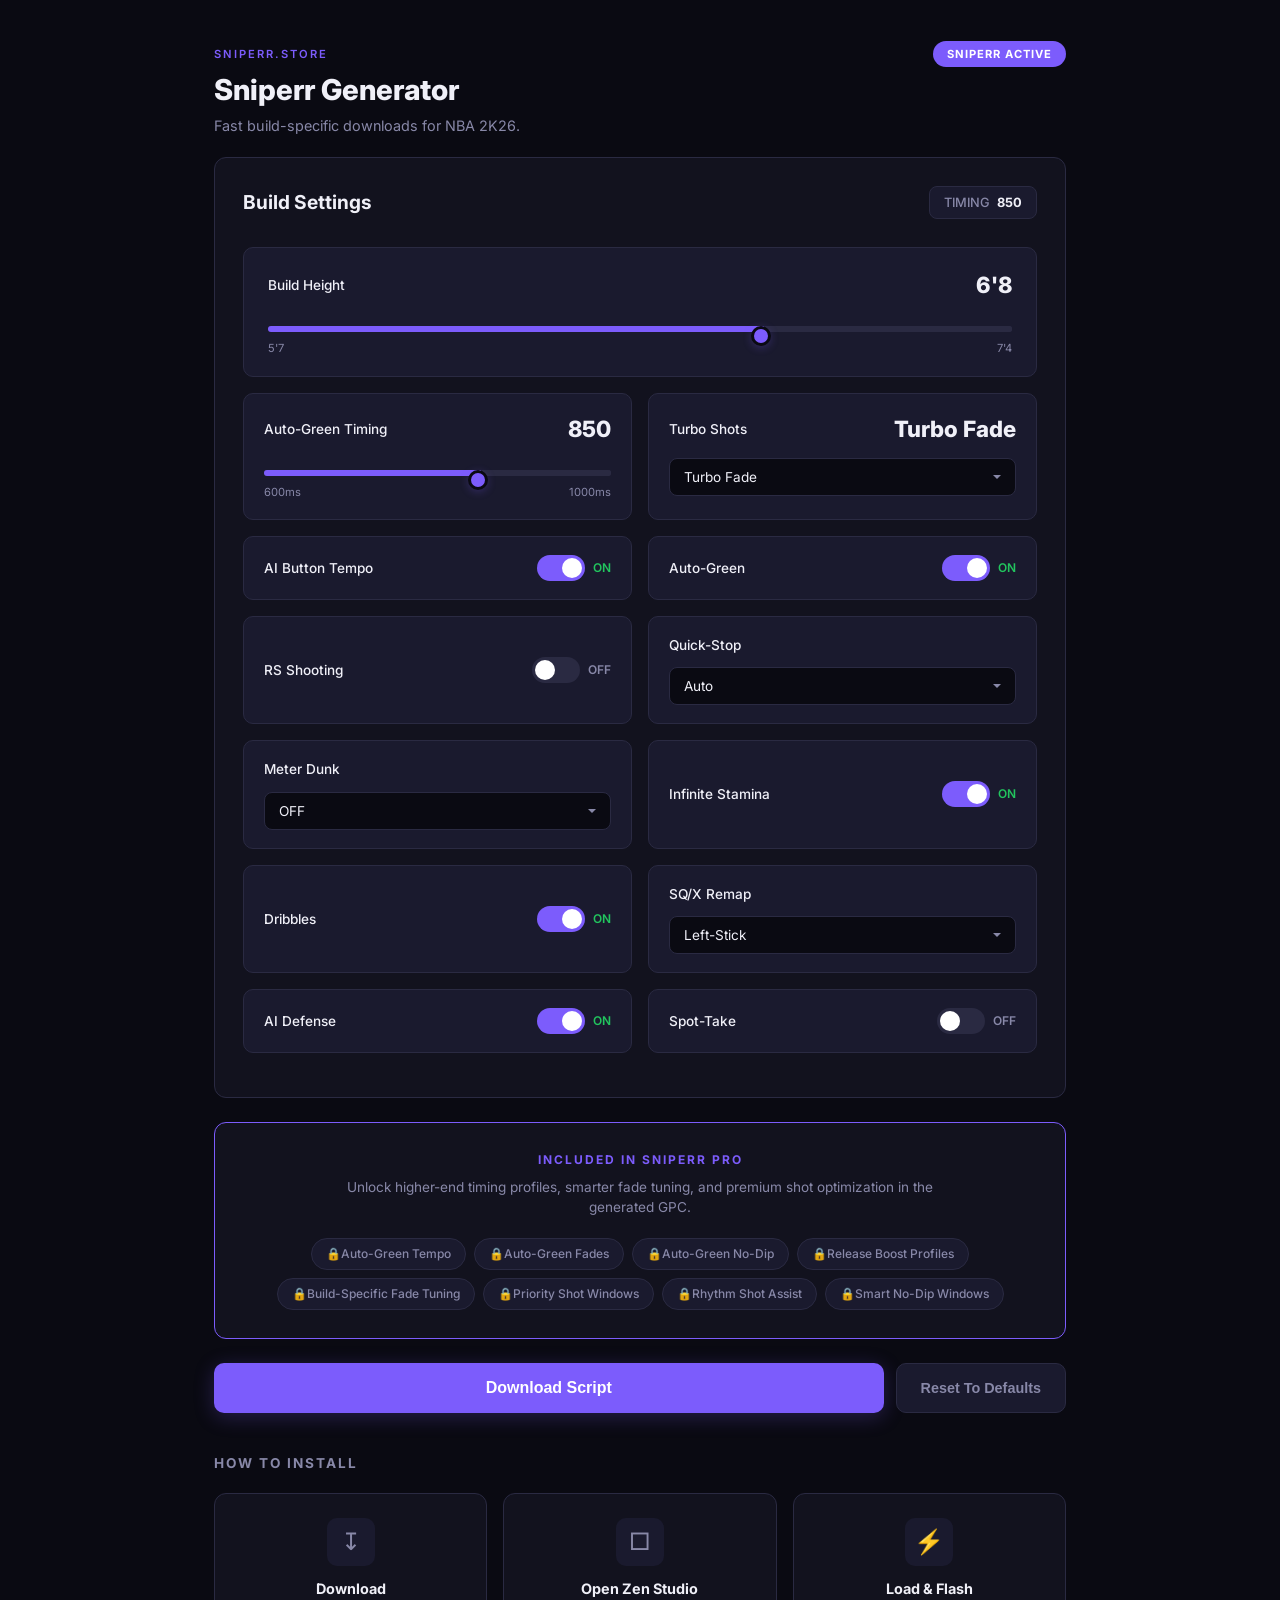
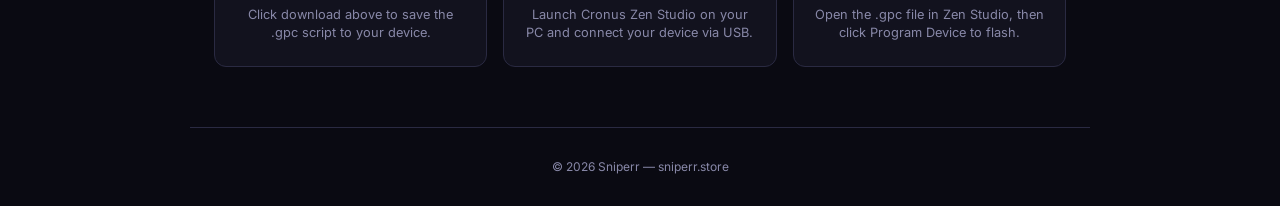
<file: generator/index.html>
<!DOCTYPE html>
<html lang="en">
<head>
    <meta charset="UTF-8">
    <meta name="viewport" content="width=device-width, initial-scale=1.0">
    <title>Sniperr Generator — NBA 2K26 Script Builder</title>
    <link rel="icon" href="../favicon.svg" type="image/svg+xml">
    <link rel="preconnect" href="https://fonts.googleapis.com">
    <link rel="preconnect" href="https://fonts.gstatic.com" crossorigin>
    <link href="https://fonts.googleapis.com/css2?family=Inter:wght@300;400;500;600;700;800&display=swap" rel="stylesheet">
    <link rel="stylesheet" href="generator.css">
</head>
<body>
    <header>
        <div class="header-left">
            <span class="brand-label">SNIPERR.STORE</span>
            <h1>Sniperr Generator</h1>
            <p class="subtitle">Fast build-specific downloads for NBA 2K26.</p>
        </div>
        <div class="header-right">
            <span class="status-badge">SNIPERR ACTIVE</span>
        </div>
    </header>
    <main>
        <section class="settings-panel">
            <div class="panel-header">
                <h2>Build Settings</h2>
                <div class="timing-display">TIMING <span id="timing-value">850</span></div>
            </div>
            <div class="setting-row full-width">
                <div class="setting-card slider-card">
                    <div class="setting-label-row">
                        <span class="setting-name">Build Height</span>
                        <span class="setting-value" id="height-display">6'8</span>
                    </div>
                    <input type="range" id="build-height" min="0" max="12" value="8" class="slider">
                    <div class="slider-labels"><span>5'7</span><span>7'4</span></div>
                </div>
            </div>
            <div class="setting-row two-col">
                <div class="setting-card">
                    <div class="setting-label-row">
                        <span class="setting-name">Auto-Green Timing</span>
                        <span class="setting-value" id="agtime-display">850</span>
                    </div>
                    <input type="range" id="ag-timing" min="600" max="1000" value="850" step="10" class="slider">
                    <div class="slider-labels"><span>600ms</span><span>1000ms</span></div>
                </div>
                <div class="setting-card">
                    <div class="setting-label-row">
                        <span class="setting-name">Turbo Shots</span>
                        <span class="setting-value" id="turbo-display">Turbo Fade</span>
                    </div>
                    <select id="turbo-mode" class="dropdown">
                        <option value="1">Turbo Fade</option>
                        <option value="0">OFF</option>
                    </select>
                </div>
            </div>
            <div class="setting-row two-col">
                <div class="setting-card toggle-card"><span class="setting-name">AI Button Tempo</span><label class="toggle"><input type="checkbox" id="btn-tempo" checked><span class="toggle-slider"></span><span class="toggle-label on">ON</span><span class="toggle-label off">OFF</span></label></div>
                <div class="setting-card toggle-card"><span class="setting-name">Auto-Green</span><label class="toggle"><input type="checkbox" id="auto-green" checked><span class="toggle-slider"></span><span class="toggle-label on">ON</span><span class="toggle-label off">OFF</span></label></div>
            </div>
            <div class="setting-row two-col">
                <div class="setting-card toggle-card"><span class="setting-name">RS Shooting</span><label class="toggle"><input type="checkbox" id="rs-shooting"><span class="toggle-slider"></span><span class="toggle-label on">ON</span><span class="toggle-label off">OFF</span></label></div>
                <div class="setting-card"><div class="setting-label-row"><span class="setting-name">Quick-Stop</span></div><select id="quick-stop" class="dropdown"><option value="1">Auto</option><option value="0">OFF</option><option value="2">L2 / LT</option></select></div>
            </div>
            <div class="setting-row two-col">
                <div class="setting-card"><div class="setting-label-row"><span class="setting-name">Meter Dunk</span></div><select id="meter-dunk" class="dropdown"><option value="0">OFF</option><option value="1">L1 / LB</option><option value="2">Circle / B</option></select></div>
                <div class="setting-card toggle-card"><span class="setting-name">Infinite Stamina</span><label class="toggle"><input type="checkbox" id="inf-stamina" checked><span class="toggle-slider"></span><span class="toggle-label on">ON</span><span class="toggle-label off">OFF</span></label></div>
            </div>
            <div class="setting-row two-col">
                <div class="setting-card toggle-card"><span class="setting-name">Dribbles</span><label class="toggle"><input type="checkbox" id="dribbles" checked><span class="toggle-slider"></span><span class="toggle-label on">ON</span><span class="toggle-label off">OFF</span></label></div>
                <div class="setting-card"><div class="setting-label-row"><span class="setting-name">SQ/X Remap</span></div><select id="sq-remap" class="dropdown"><option value="0">Left-Stick</option><option value="1">R3</option><option value="2">L1 / LB</option><option value="3">R1 / RB</option></select></div>
            </div>
            <div class="setting-row two-col">
                <div class="setting-card toggle-card"><span class="setting-name">AI Defense</span><label class="toggle"><input type="checkbox" id="ai-defense" checked><span class="toggle-slider"></span><span class="toggle-label on">ON</span><span class="toggle-label off">OFF</span></label></div>
                <div class="setting-card toggle-card"><span class="setting-name">Spot-Take</span><label class="toggle"><input type="checkbox" id="spot-take"><span class="toggle-slider"></span><span class="toggle-label on">ON</span><span class="toggle-label off">OFF</span></label></div>
            </div>
        </section>
        <section class="pro-section">
            <div class="pro-header">INCLUDED IN SNIPERR PRO</div>
            <p class="pro-desc">Unlock higher-end timing profiles, smarter fade tuning, and premium shot optimization in the generated GPC.</p>
            <div class="pro-tags"><span class="pro-tag">Auto-Green Tempo</span><span class="pro-tag">Auto-Green Fades</span><span class="pro-tag">Auto-Green No-Dip</span><span class="pro-tag">Release Boost Profiles</span><span class="pro-tag">Build-Specific Fade Tuning</span><span class="pro-tag">Priority Shot Windows</span><span class="pro-tag">Rhythm Shot Assist</span><span class="pro-tag">Smart No-Dip Windows</span></div>
        </section>
        <div class="action-row">
            <button class="btn-download" id="download-btn">Download Script</button>
            <button class="btn-reset" id="reset-btn">Reset To Defaults</button>
        </div>
        <section class="install-section">
            <h2>HOW TO INSTALL</h2>
            <div class="install-grid">
                <div class="install-card"><div class="install-icon">&#8615;</div><h3>Download</h3><p>Click download above to save the .gpc script to your device.</p></div>
                <div class="install-card"><div class="install-icon">&#9633;</div><h3>Open Zen Studio</h3><p>Launch Cronus Zen Studio on your PC and connect your device via USB.</p></div>
                <div class="install-card"><div class="install-icon">&#9889;</div><h3>Load & Flash</h3><p>Open the .gpc file in Zen Studio, then click Program Device to flash.</p></div>
            </div>
        </section>
    </main>
    <footer><p>&copy; 2026 Sniperr &mdash; sniperr.store</p></footer>
    <script src="generator.js"></script>
</body>
</html>
</file>
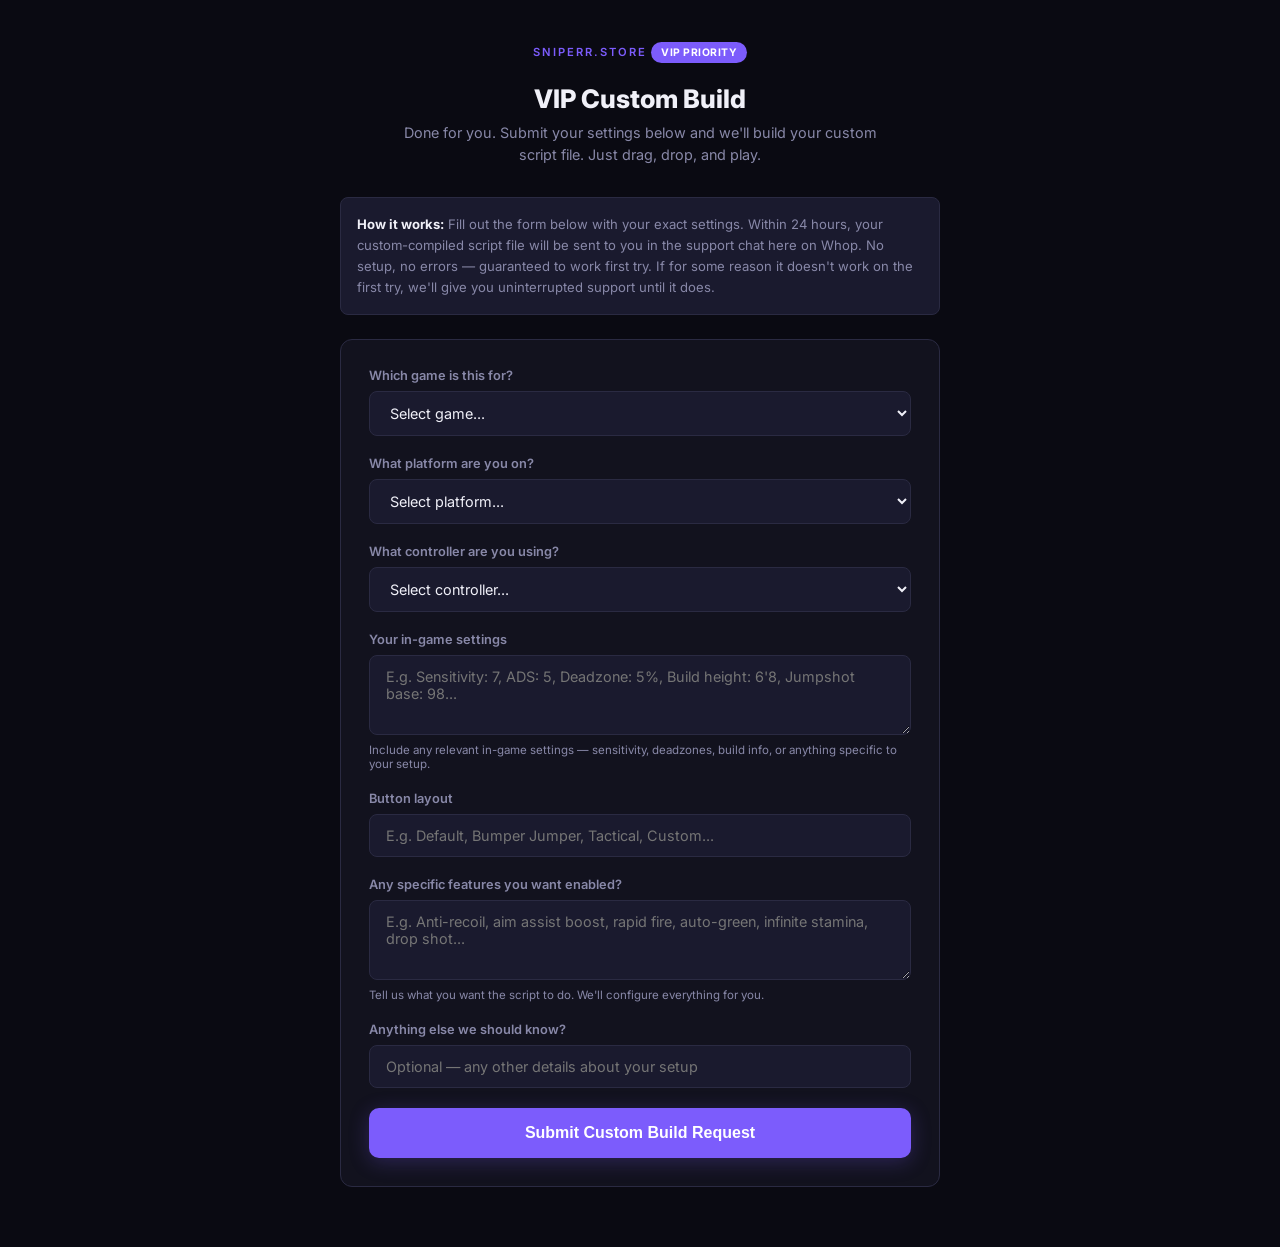
<file: vip/index.html>
<!DOCTYPE html>
<html lang="en">
<head>
    <meta charset="UTF-8">
    <meta name="viewport" content="width=device-width, initial-scale=1.0">
    <title>Sniperr VIP Custom Build</title>
    <link rel="preconnect" href="https://fonts.googleapis.com">
    <link rel="preconnect" href="https://fonts.gstatic.com" crossorigin>
    <link href="https://fonts.googleapis.com/css2?family=Inter:wght@300;400;500;600;700;800&display=swap" rel="stylesheet">
    <style>
    * { margin: 0; padding: 0; box-sizing: border-box; }
    :root { --bg: #0a0a12; --surface: #12121e; --surface2: #1a1a2e; --border: #2a2a42; --text: #f0f0f8; --dim: #8888a8; --accent: #7c5cfc; --accent-glow: rgba(124,92,252,0.25); --green: #22c55e; }
    body { font-family: 'Inter', sans-serif; background: var(--bg); color: var(--text); min-height: 100vh; padding: 40px 24px; }
    .container { max-width: 600px; margin: 0 auto; }
    .header { text-align: center; margin-bottom: 32px; }
    .brand { font-size: 0.7rem; letter-spacing: 2px; color: var(--accent); font-weight: 600; }
    h1 { font-size: 1.6rem; font-weight: 800; margin: 8px 0; }
    .subtitle { color: var(--dim); font-size: 0.9rem; line-height: 1.5; max-width: 480px; margin: 0 auto; }
    .badge { background: var(--accent); color: white; font-size: 0.65rem; font-weight: 700; padding: 4px 10px; border-radius: 12px; letter-spacing: 0.5px; display: inline-block; margin-bottom: 12px; }
    .form-card { background: var(--surface); border: 1px solid var(--border); border-radius: 12px; padding: 28px; margin-bottom: 20px; }
    .form-group { margin-bottom: 20px; }
    .form-group label { display: block; font-size: 0.8rem; font-weight: 600; margin-bottom: 8px; color: var(--dim); }
    .form-group select, .form-group input, .form-group textarea { width: 100%; padding: 12px 16px; background: var(--surface2); border: 1px solid var(--border); border-radius: 8px; color: var(--text); font-size: 0.9rem; font-family: inherit; }
    .form-group select:focus, .form-group input:focus, .form-group textarea:focus { outline: none; border-color: var(--accent); }
    .form-group textarea { min-height: 80px; resize: vertical; }
    .form-group .hint { font-size: 0.72rem; color: var(--dim); margin-top: 4px; }
    .btn-submit { width: 100%; padding: 16px; background: var(--accent); color: white; font-size: 1rem; font-weight: 700; border: none; border-radius: 10px; cursor: pointer; box-shadow: 0 4px 20px var(--accent-glow); transition: all 0.2s; }
    .btn-submit:hover { transform: translateY(-1px); box-shadow: 0 8px 30px var(--accent-glow); }
    .btn-submit:disabled { opacity: 0.5; cursor: not-allowed; transform: none; }
    .success { display: none; text-align: center; padding: 40px 20px; }
    .success h2 { color: var(--green); margin-bottom: 12px; }
    .success p { color: var(--dim); font-size: 0.9rem; line-height: 1.6; }
    .info-box { background: var(--surface2); border: 1px solid var(--border); border-radius: 8px; padding: 16px; margin-bottom: 24px; font-size: 0.82rem; color: var(--dim); line-height: 1.6; }
    .info-box strong { color: var(--text); }
    </style>
</head>
<body>
<div class="container">
    <div class="header">
        <span class="brand">SNIPERR.STORE</span>
        <div class="badge">VIP PRIORITY</div>
        <h1>VIP Custom Build</h1>
        <p class="subtitle">Done for you. Submit your settings below and we'll build your custom script file. Just drag, drop, and play.</p>
    </div>

    <div id="form-section">
        <div class="info-box">
            <strong>How it works:</strong> Fill out the form below with your exact settings. Within 24 hours, your custom-compiled script file will be sent to you in the support chat here on Whop. No setup, no errors — guaranteed to work first try. If for some reason it doesn't work on the first try, we'll give you uninterrupted support until it does.
        </div>

        <div class="form-card">
            <div class="form-group">
                <label>Which game is this for?</label>
                <select id="game">
                    <option value="">Select game...</option>
                    <option>Apex Legends</option>
                    <option>NBA 2K26</option>
                    <option>Call of Duty: Black Ops 7</option>
                    <option>Other (specify below)</option>
                </select>
            </div>

            <div class="form-group">
                <label>What platform are you on?</label>
                <select id="platform">
                    <option value="">Select platform...</option>
                    <option>PS5</option>
                    <option>PS4</option>
                    <option>Xbox Series X/S</option>
                    <option>Xbox One</option>
                    <option>PC</option>
                </select>
            </div>

            <div class="form-group">
                <label>What controller are you using?</label>
                <select id="controller">
                    <option value="">Select controller...</option>
                    <option>Standard DualSense (PS5)</option>
                    <option>DualSense Edge</option>
                    <option>Standard DualShock 4 (PS4)</option>
                    <option>Xbox Wireless Controller</option>
                    <option>Xbox Elite Series 2</option>
                    <option>Scuf</option>
                    <option>Other</option>
                </select>
            </div>

            <div class="form-group">
                <label>Your in-game settings</label>
                <textarea id="sensitivity" placeholder="E.g. Sensitivity: 7, ADS: 5, Deadzone: 5%, Build height: 6'8, Jumpshot base: 98..."></textarea>
                <div class="hint">Include any relevant in-game settings — sensitivity, deadzones, build info, or anything specific to your setup.</div>
            </div>

            <div class="form-group">
                <label>Button layout</label>
                <input type="text" id="layout" placeholder="E.g. Default, Bumper Jumper, Tactical, Custom...">
            </div>

            <div class="form-group">
                <label>Any specific features you want enabled?</label>
                <textarea id="features" placeholder="E.g. Anti-recoil, aim assist boost, rapid fire, auto-green, infinite stamina, drop shot..."></textarea>
                <div class="hint">Tell us what you want the script to do. We'll configure everything for you.</div>
            </div>

            <div class="form-group">
                <label>Anything else we should know?</label>
                <input type="text" id="notes" placeholder="Optional — any other details about your setup">
            </div>

            <button class="btn-submit" id="submit-btn" onclick="submitForm()">Submit Custom Build Request</button>
        </div>
    </div>

    <div class="success" id="success-section">
        <h2>Request Submitted!</h2>
        <p>Your custom build is being compiled. You'll receive your personalized script file in the support chat here on Whop within 24 hours.<br><br>No setup required on your end — just drag, drop, and play.<br><br>If you have any questions, message us in the support chat.</p>
    </div>
</div>

<script>
function submitForm() {
    const game = document.getElementById('game').value;
    const platform = document.getElementById('platform').value;
    const controller = document.getElementById('controller').value;
    const sensitivity = document.getElementById('sensitivity').value;
    const layout = document.getElementById('layout').value;
    const features = document.getElementById('features').value;
    const notes = document.getElementById('notes').value;

    if (!game || !platform || !controller) {
        alert('Please fill in at least your game, platform, and controller.');
        return;
    }

    document.getElementById('form-section').style.display = 'none';
    document.getElementById('success-section').style.display = 'block';
}
</script>
</body>
</html>
</file>
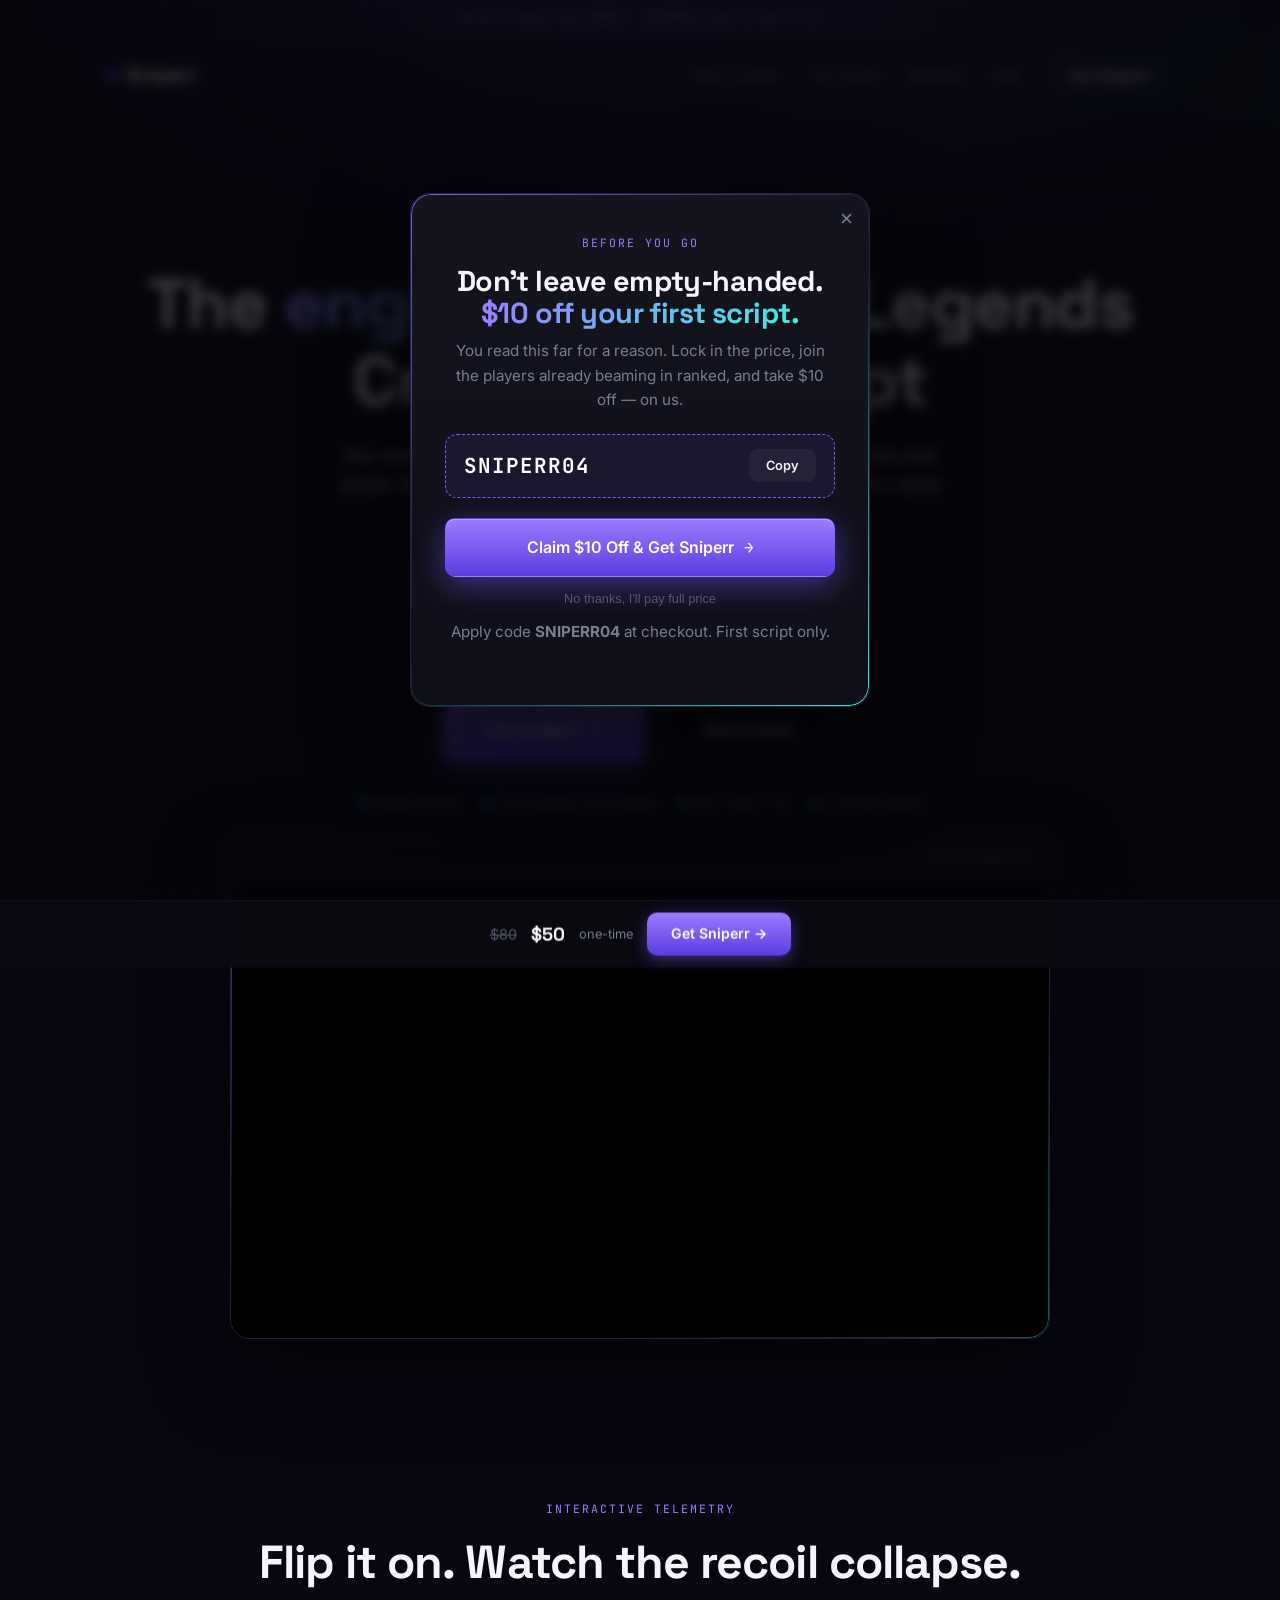
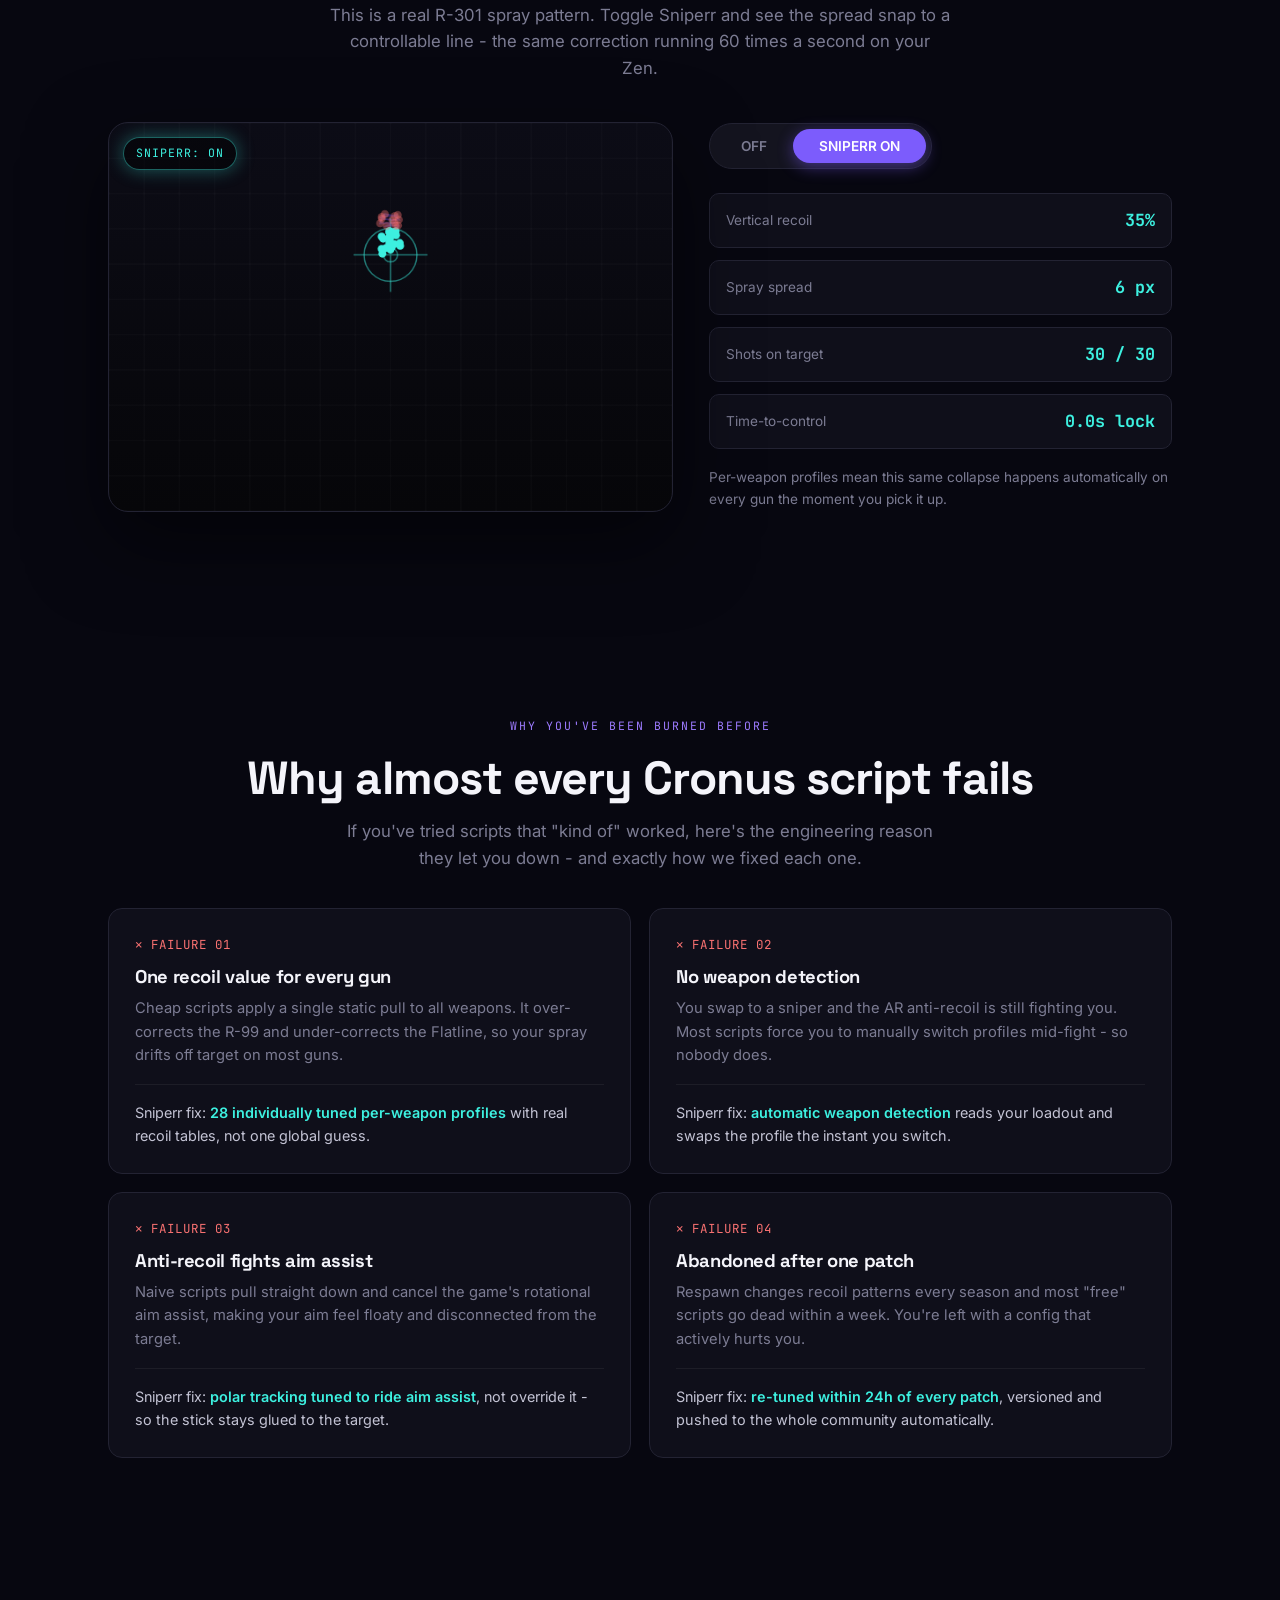
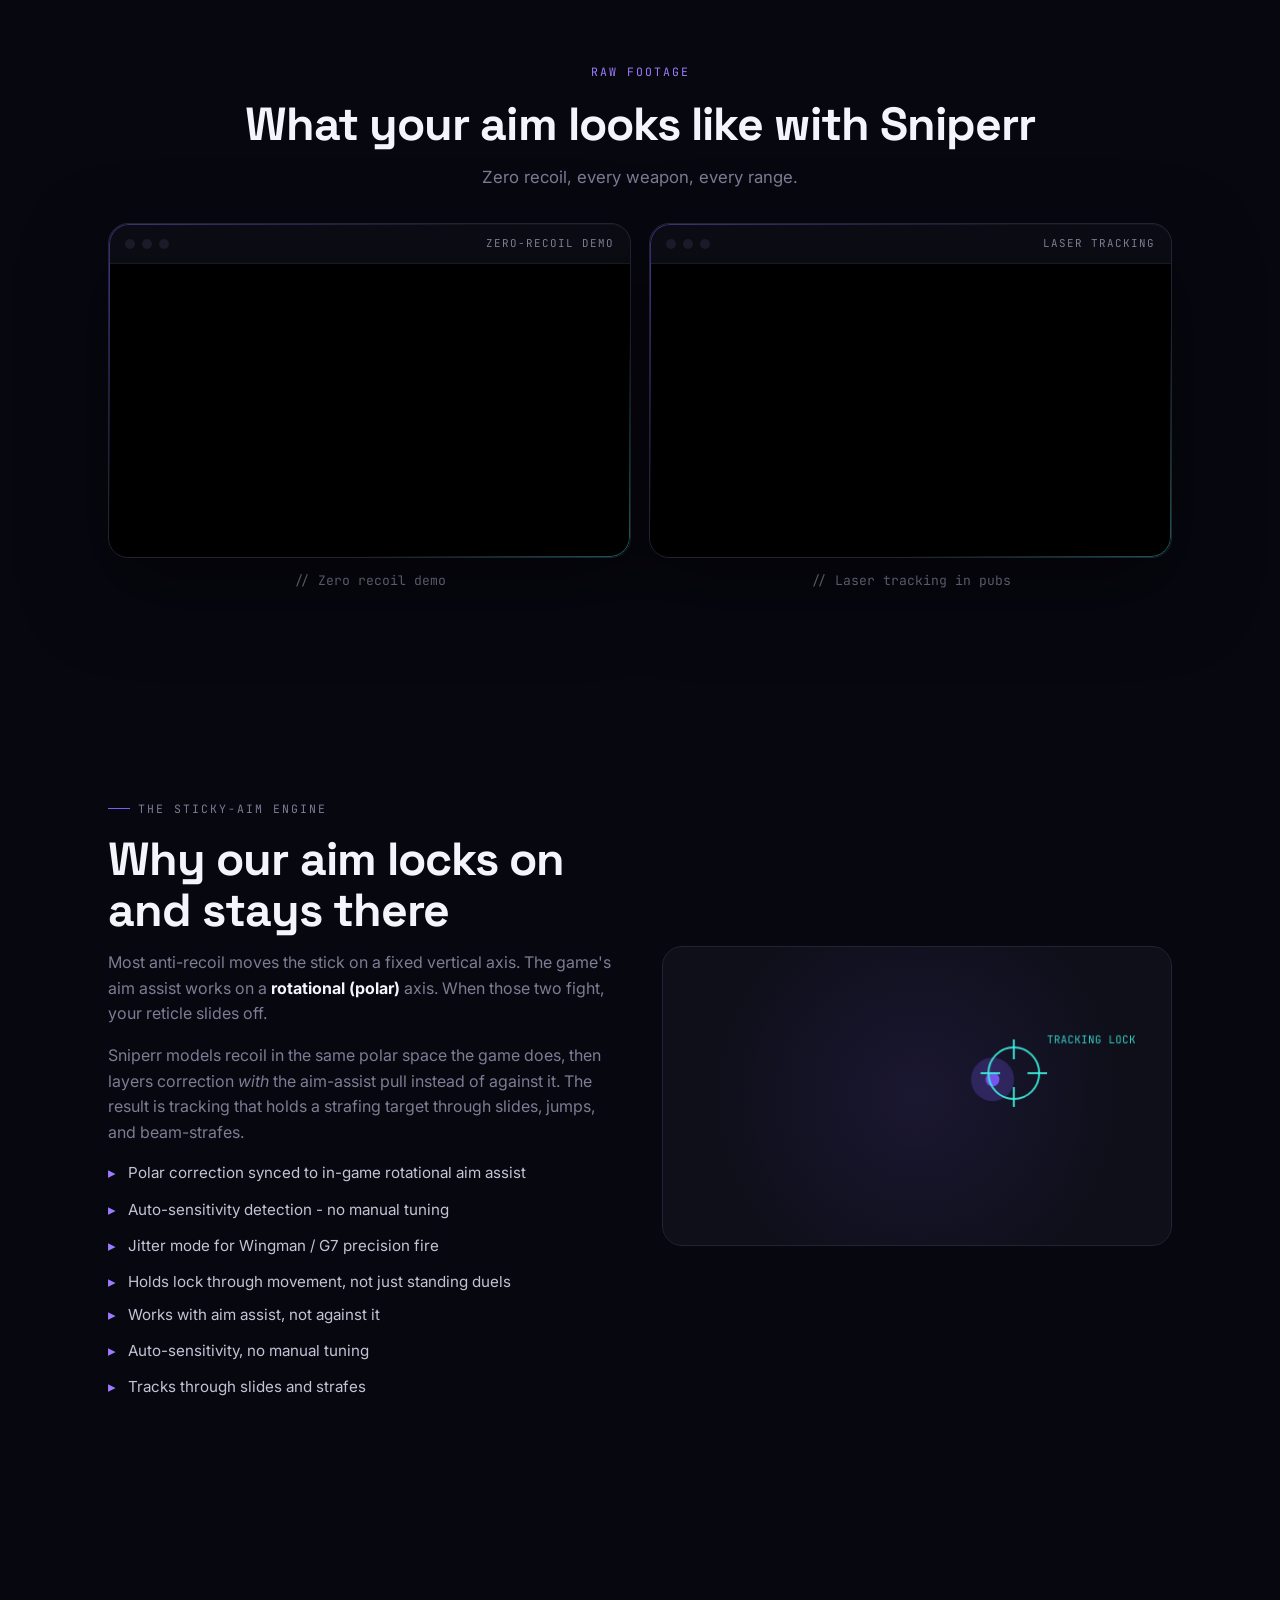
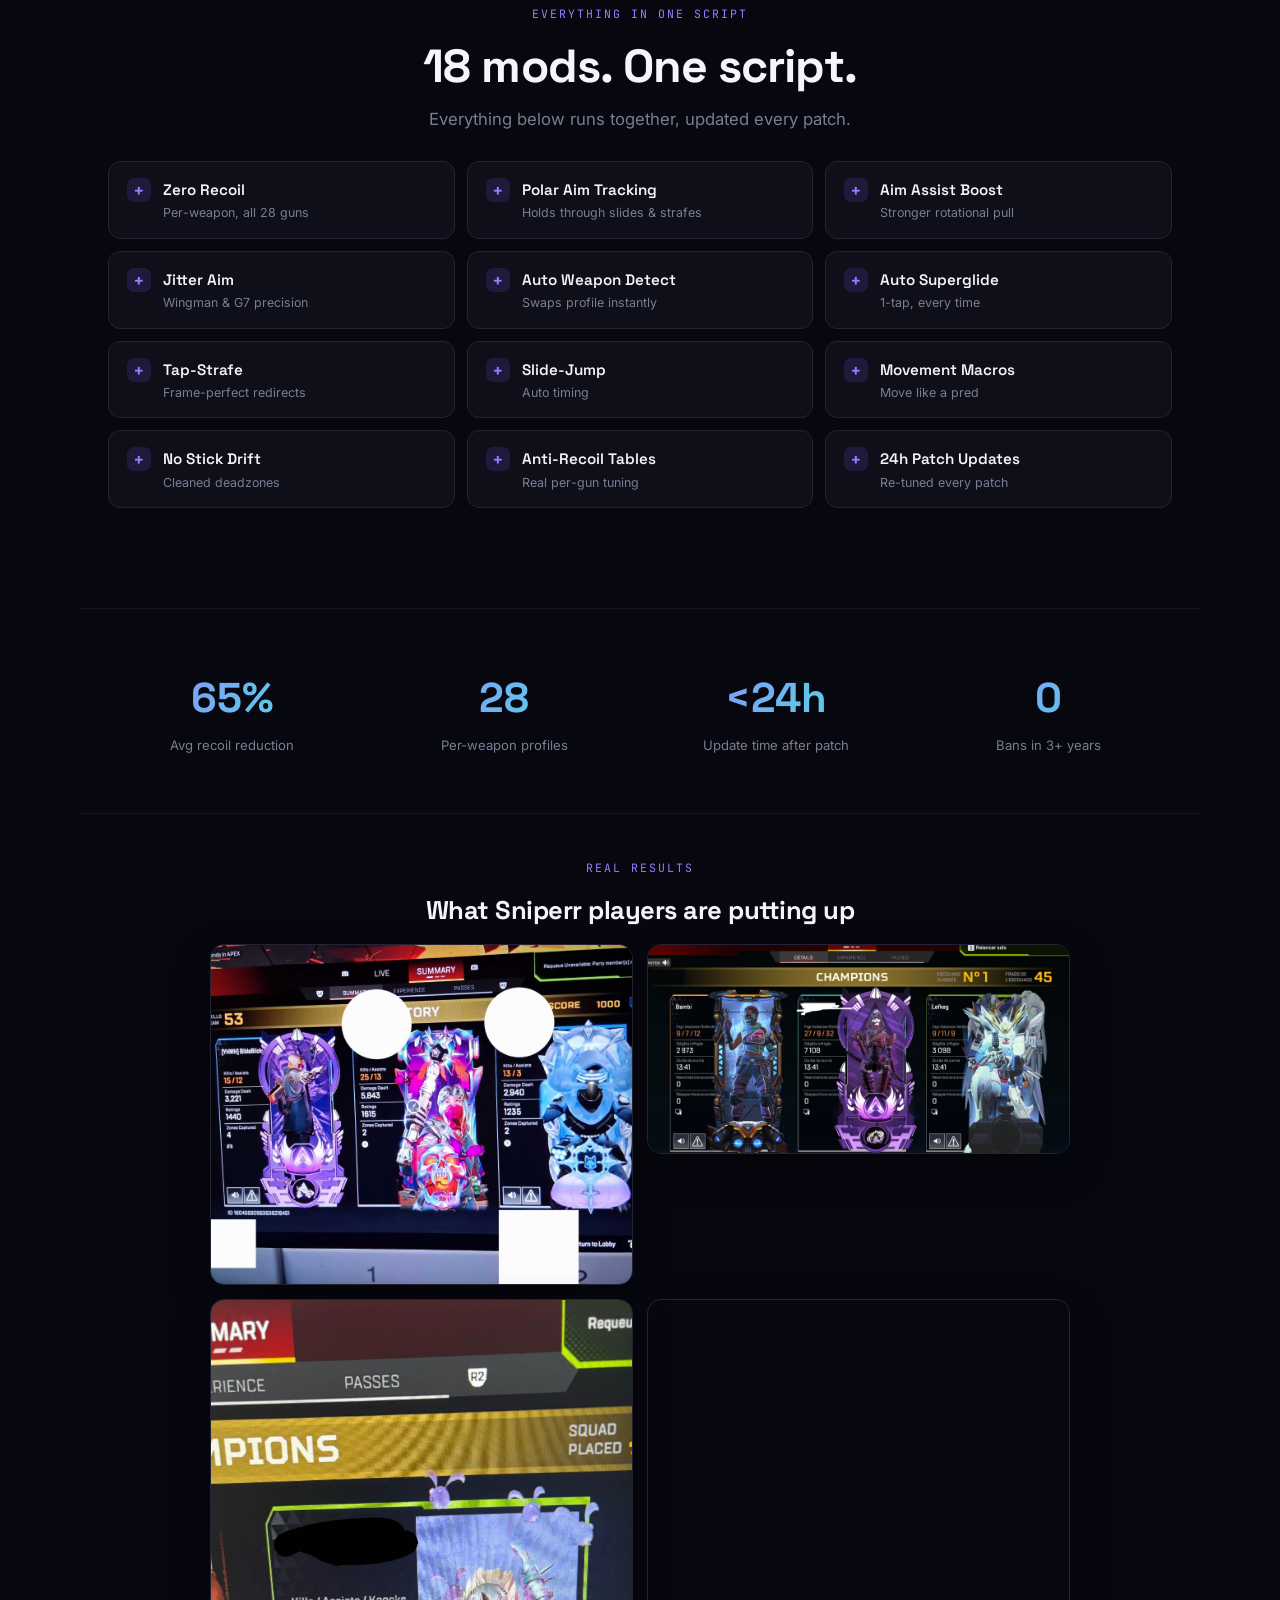
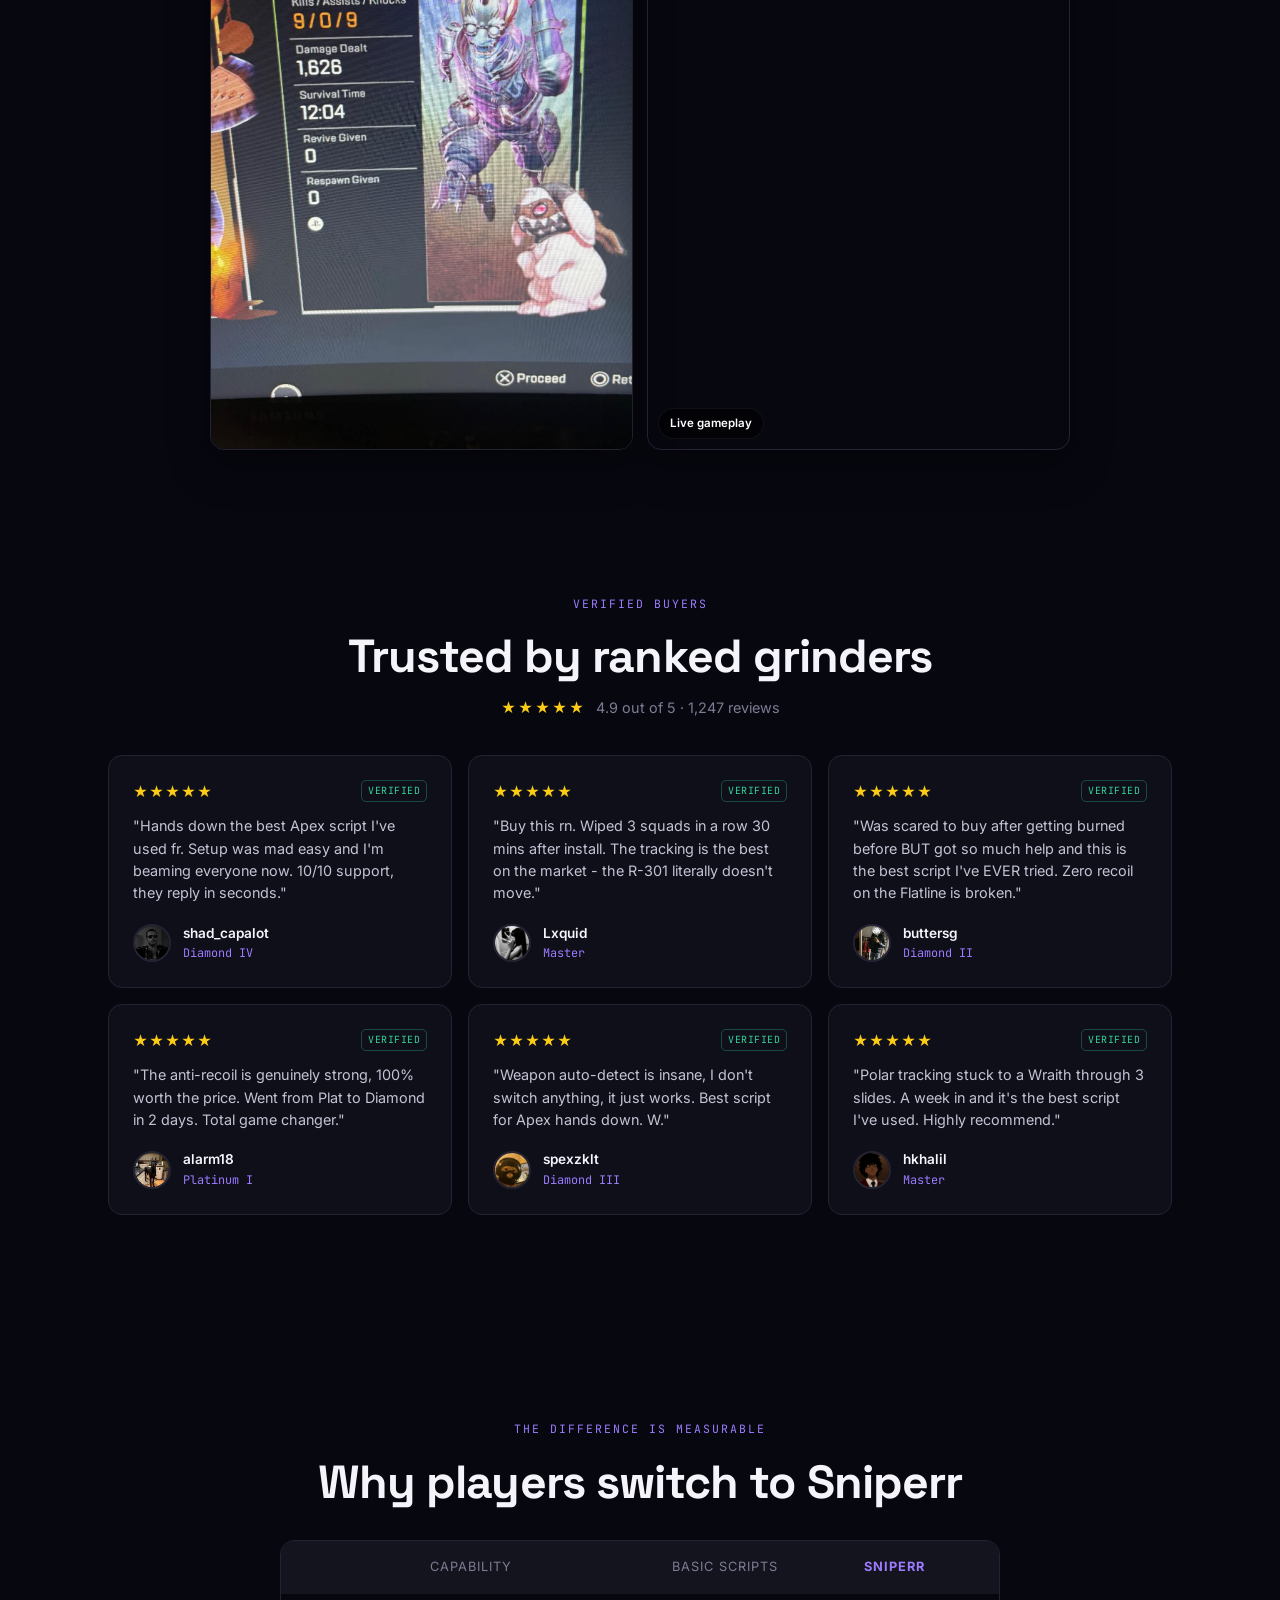
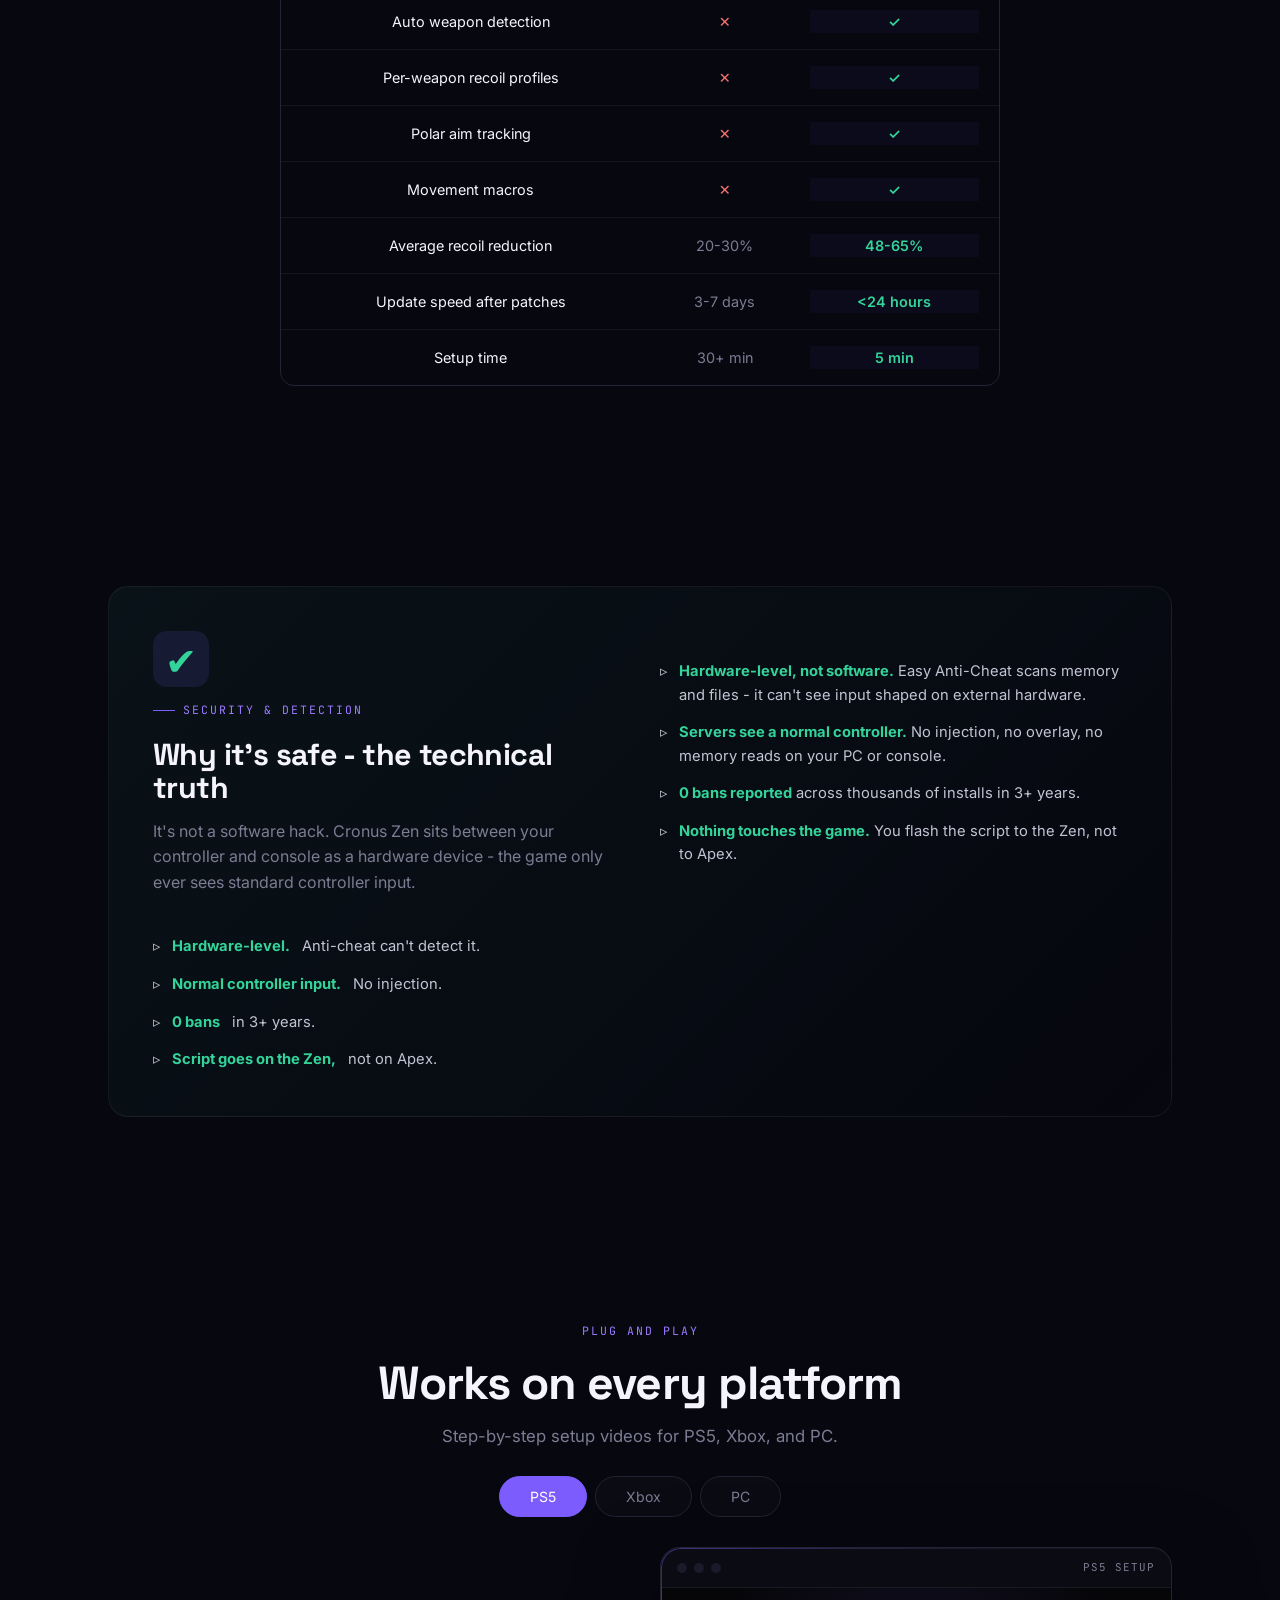
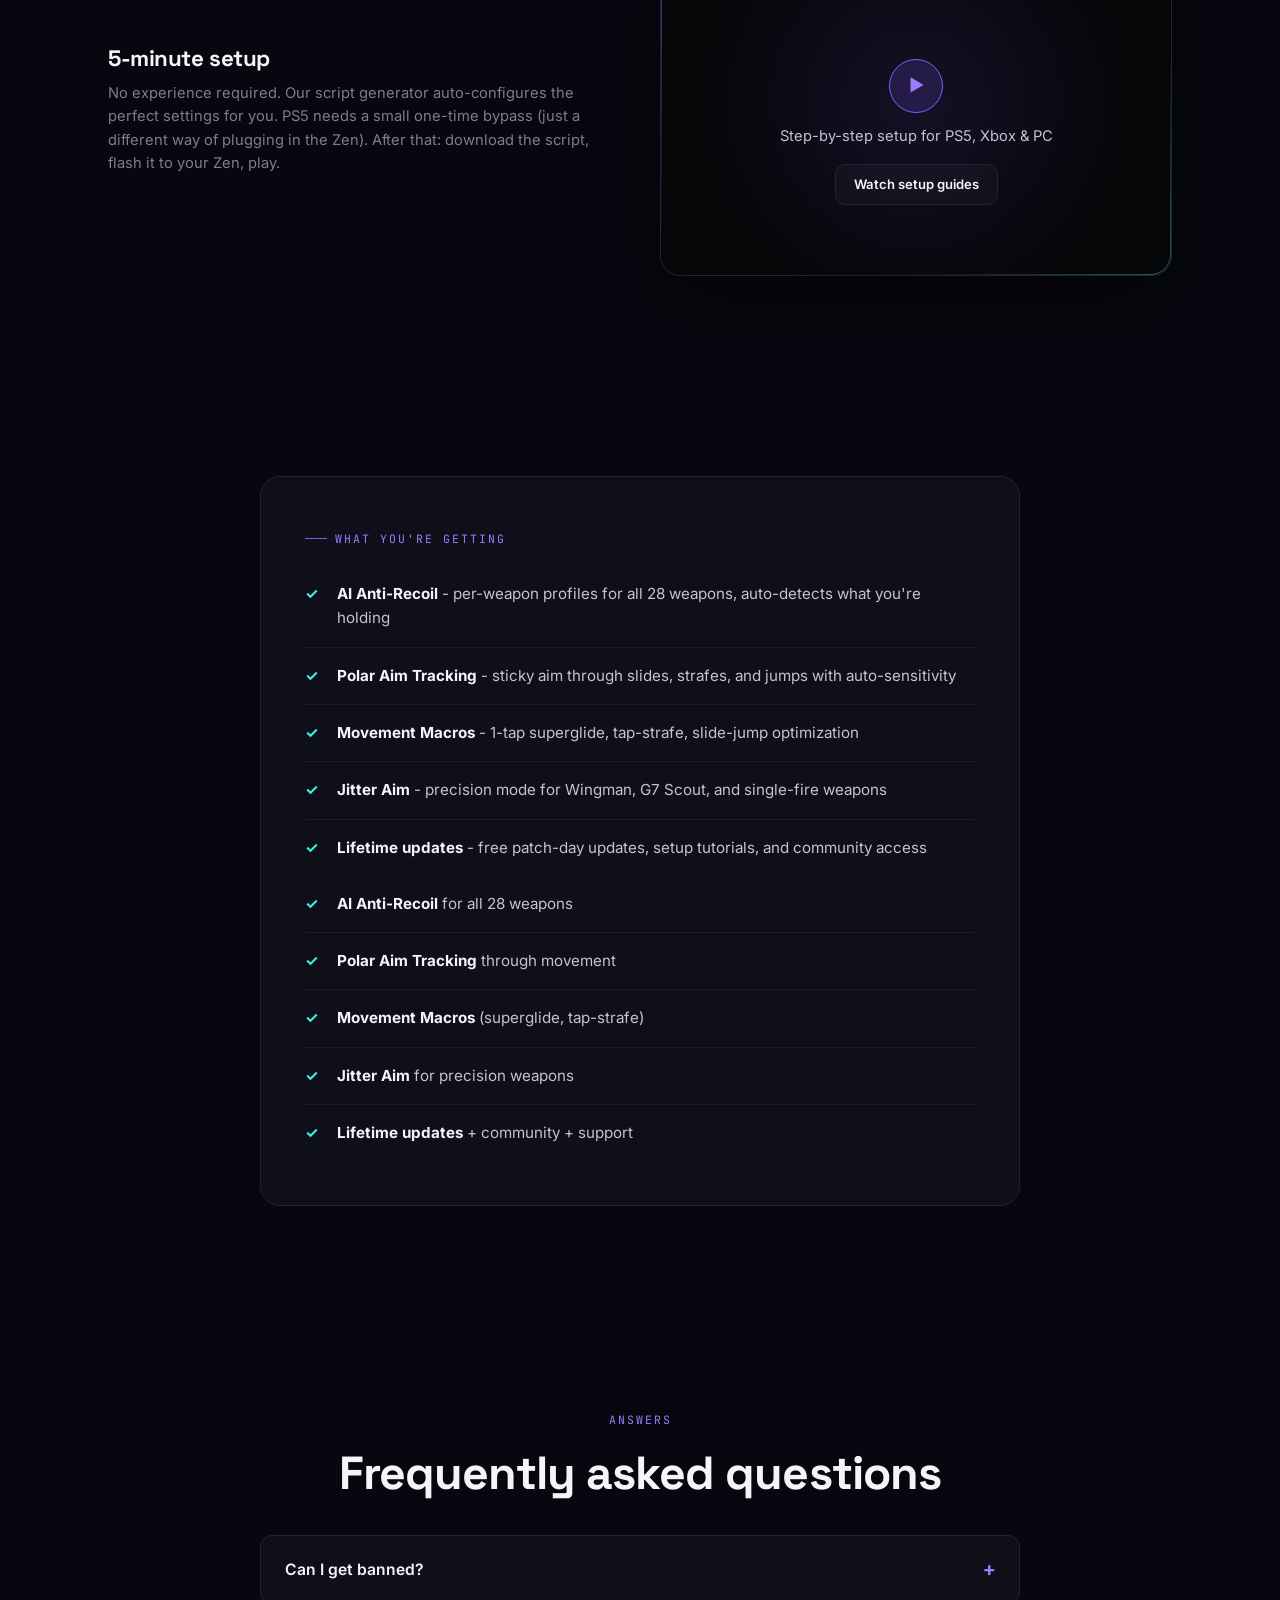
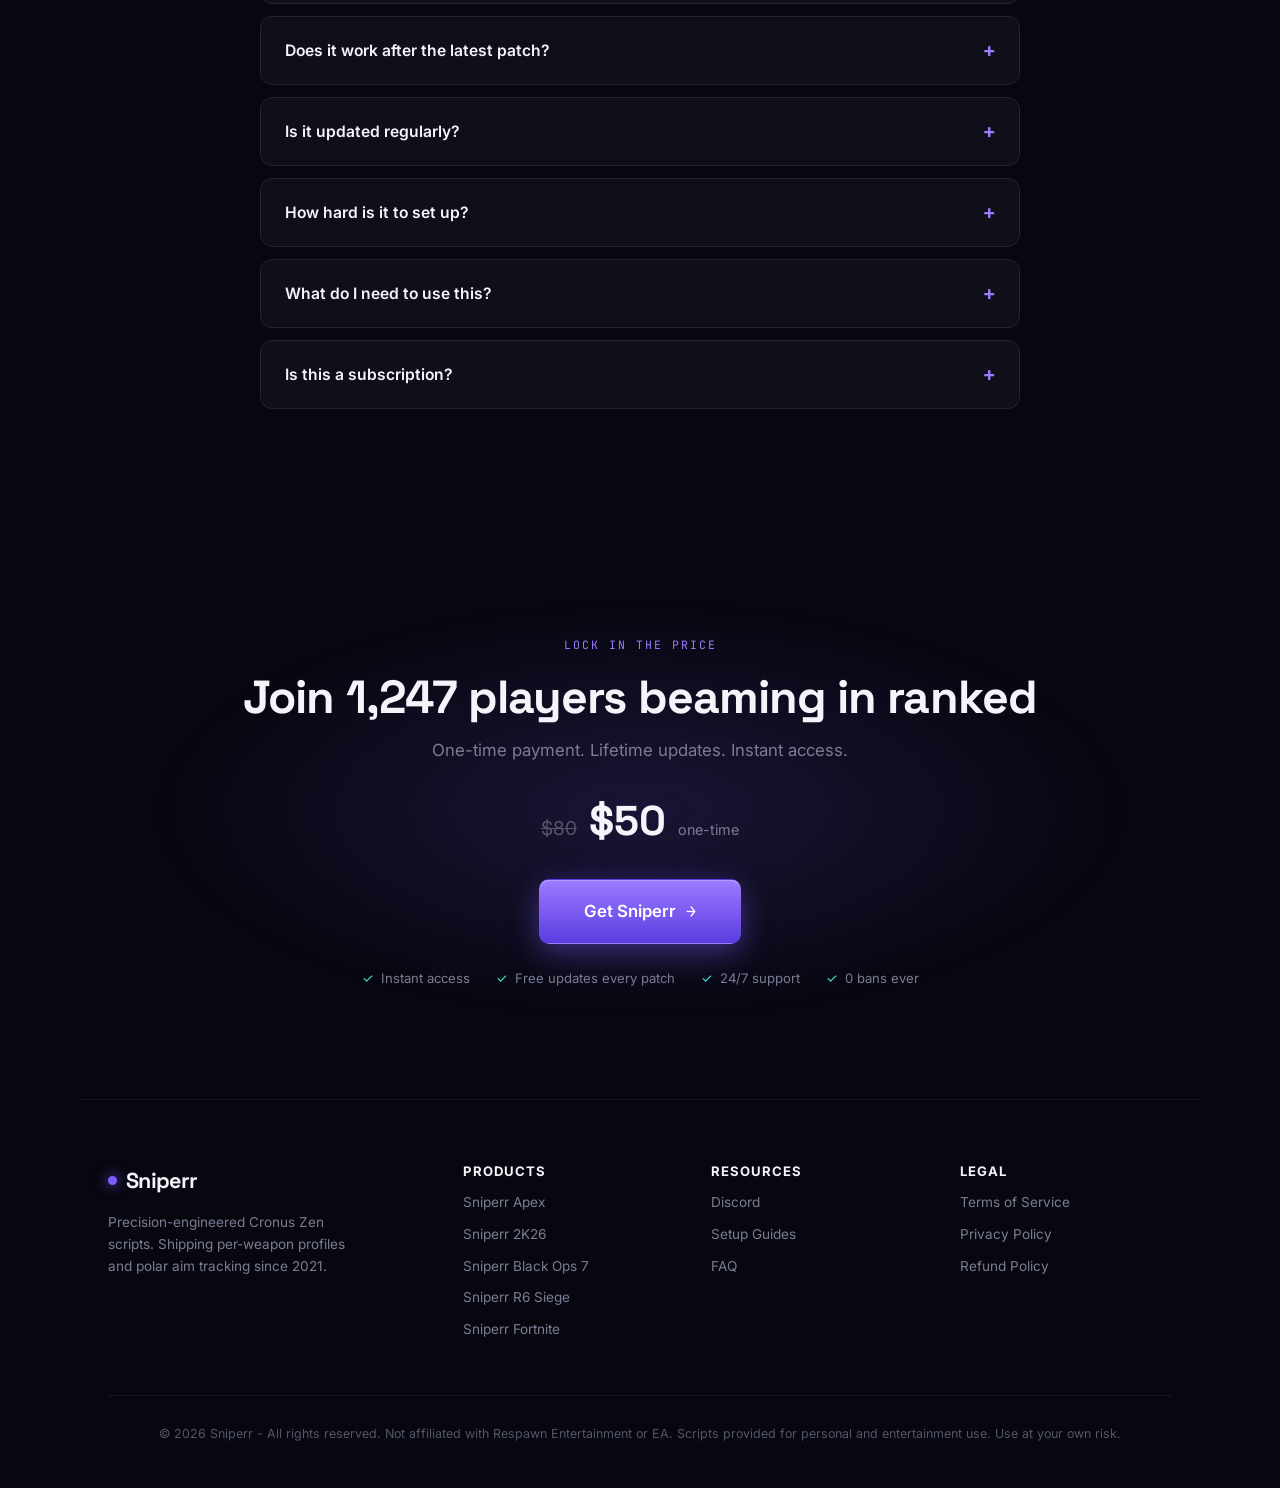
<file: apex.html>
<!DOCTYPE html>
<html lang="en">
<head>
    <meta charset="UTF-8">
    <meta name="viewport" content="width=device-width, initial-scale=1.0">
    <title>Sniperr - Engineered Apex Legends Cronus Zen Script | Zero Recoil + Polar Aim Tracking</title>
    <meta name="description" content="Sniperr engineers precision Cronus Zen scripts for Apex Legends. Per-weapon zero-recoil profiles, polar aim tracking, updated within 24h of every patch. PS5, Xbox, PC.">
    <link rel="preconnect" href="https://fonts.googleapis.com">
    <link rel="preconnect" href="https://fonts.gstatic.com" crossorigin>
    <link href="https://fonts.googleapis.com/css2?family=Space+Grotesk:wght@400;500;600;700&family=Inter:wght@400;500;600;700&family=JetBrains+Mono:wght@400;500;700&display=swap" rel="stylesheet">
    <link rel="stylesheet" href="styles.css">
    <link rel="icon" href="favicon.svg" type="image/svg+xml">
</head>
<body>
    <div class="bg-atmosphere"></div>
    <div class="bg-grid"></div>
    <div class="bg-grain"></div>

    <div class="announce">RECOIL TABLES RE-TUNED · SHIPPED &lt;24H AFTER PATCH</div>

    <!-- NAV -->
    <div class="nav-wrap" id="navWrap">
        <nav>
            <div class="logo"><span class="dot"></span>Sniperr</div>
            <div class="nav-links">
                <a href="#how">How it works</a>
                <a href="#studio">The studio</a>
                <a href="#reviews">Reviews</a>
                <a href="#faq">FAQ</a>
                <a href="https://whop.com/checkout/plan_ByTax0rsVyR2R" class="nav-cta">Get Sniperr</a>
            </div>
        </nav>
    </div>

    <main>
        <!-- HERO -->
        <section class="section hero">
            <div class="hero-pill"><span class="live"></span> Trusted by 1,247 ranked players · 0 bans in 3+ years</div>
            <h1>The <span class="grad">engineered</span> Apex Legends<br>Cronus Zen script</h1>
            <p class="hero-sub dt-only">Per-weapon zero recoil. Polar aim that sticks through every slide and strafe. Re-tuned within 24 hours of every patch by a team that's done this for years.</p>
            <p class="hero-sub mob-only">Zero recoil. Sticky aim. Updated every patch.</p>
            <div class="rating-row"><span class="stars">★★★★★</span> 4.9 / 5 · 1,247 verified reviews</div>
            <div class="price-row">
                <span class="old-price">$80</span>
                <span class="new-price">$50</span>
                <span class="price-label">one-time <span class="save">SAVE 38%</span></span>
            </div>
            <div class="hero-actions">
                <a href="https://whop.com/checkout/plan_ByTax0rsVyR2R" class="btn btn-primary btn-lg btn-arrow">Get Sniperr</a>
                <a href="#demo" class="btn btn-ghost btn-lg">See it work</a>
            </div>
            <div class="trust-strip">
                <span class="item">Instant access</span>
                <span class="item">Free updates every patch</span>
                <span class="item">PS5 · Xbox · PC</span>
                <span class="item">5-minute setup</span>
            </div>

            <div class="vsl-wrap" style="margin-top:24px;">
                <div class="vframe">
                    <div class="vframe-bar"><span class="d"></span><span class="d"></span><span class="d"></span><span class="tag">LIVE GAMEPLAY</span></div>
                    <div class="video-embed">
                        <div id="vidalytics_embed_BMCbJY2cyTy7qwkQ" style="width: 100%; position:relative; padding-top: 56.25%;"></div>
                        <script type="text/javascript">
                        (function (v, i, d, a, l, y, t, c, s) {
                            y='_'+d.toLowerCase();c=d+'L';if(!v[d]){v[d]={};}if(!v[c]){v[c]={};}if(!v[y]){v[y]={};}var vl='Loader',vli=v[y][vl],vsl=v[c][vl + 'Script'],vlf=v[c][vl + 'Loaded'],ve='Embed';
                            if (!vsl){vsl=function(u,cb){
                                if(t){cb();return;}s=i.createElement("script");s.type="text/javascript";s.async=1;s.src=u;
                                if(s.readyState){s.onreadystatechange=function(){if(s.readyState==="loaded"||s.readyState=="complete"){s.onreadystatechange=null;vlf=1;cb();}};}else{s.onload=function(){vlf=1;cb();};}
                                i.getElementsByTagName("head")[0].appendChild(s);
                            };}
                            vsl(l+'loader.min.js',function(){if(!vli){var vlc=v[c][vl];vli=new vlc();}vli.loadScript(l+'player.min.js',function(){var vec=v[d][ve];t=new vec();t.run(a);});});
                        })(window, document, 'Vidalytics', 'vidalytics_embed_BMCbJY2cyTy7qwkQ', 'https://fast.vidalytics.com/embeds/tlH3XS0p/BMCbJY2cyTy7qwkQ/');
                        </script>
                    </div>
                </div>
            </div>
        </section>

        <!-- (VSL moved into hero) -->
        <!--

        <!-- INTERACTIVE RECOIL ON/OFF DEMO -->
        <section class="section reveal" id="demo">
            <div class="center" style="margin-bottom:40px;">
                <p class="eyebrow center">INTERACTIVE TELEMETRY</p>
                <h2 class="h2">Flip it on. Watch the recoil collapse.</h2>
                <p class="sub dt-only">This is a real R-301 spray pattern. Toggle Sniperr and see the spread snap to a controllable line - the same correction running 60 times a second on your Zen.</p>
                <p class="sub mob-only">Toggle it on. Watch the spray collapse.</p>
            </div>
            <div class="demo-wrap">
                <div class="demo-stage">
                    <div class="demo-statebadge off" id="recoilBadge">SNIPERR: OFF</div>
                    <canvas id="recoilCanvas" width="640" height="440"></canvas>
                </div>
                <div>
                    <div class="demo-toggle" role="tablist">
                        <button id="btnOff" class="active">OFF</button>
                        <button id="btnOn">SNIPERR ON</button>
                    </div>
                    <div class="demo-readouts">
                        <div class="readout"><span class="k">Vertical recoil</span><span class="v" id="roRecoil">100%</span></div>
                        <div class="readout"><span class="k">Spray spread</span><span class="v" id="roSpread">42 px</span></div>
                        <div class="readout"><span class="k">Shots on target</span><span class="v" id="roHits">11 / 30</span></div>
                        <div class="readout"><span class="k">Time-to-control</span><span class="v" id="roTtc"> - </span></div>
                    </div>
                    <p style="color:var(--text-dim); font-size:0.85rem; margin-top:18px;">Per-weapon profiles mean this same collapse happens automatically on every gun the moment you pick it up.</p>
                </div>
            </div>
        </section>

        <!-- WHY MOST SCRIPTS FAIL -->
        <section class="section reveal" id="how">
            <div class="center" style="margin-bottom:36px;">
                <p class="eyebrow center">WHY YOU'VE BEEN BURNED BEFORE</p>
                <h2 class="h2">Why almost every Cronus script fails</h2>
                <p class="sub dt-only">If you've tried scripts that "kind of" worked, here's the engineering reason they let you down - and exactly how we fixed each one.</p>
                <p class="sub mob-only">Here's why they failed and how we fixed it.</p>
            </div>
            <div class="teardown-grid">
                <div class="teardown-card">
                    <div class="fail">✕ Failure 01</div>
                    <h3>One recoil value for every gun</h3>
                    <p class="tc-desc">Cheap scripts apply a single static pull to all weapons. It over-corrects the R-99 and under-corrects the Flatline, so your spray drifts off target on most guns.</p>
                    <div class="fix">Sniperr fix: <b>28 individually tuned per-weapon profiles</b> with real recoil tables, not one global guess.</div>
                </div>
                <div class="teardown-card">
                    <div class="fail">✕ Failure 02</div>
                    <h3>No weapon detection</h3>
                    <p class="tc-desc">You swap to a sniper and the AR anti-recoil is still fighting you. Most scripts force you to manually switch profiles mid-fight - so nobody does.</p>
                    <div class="fix">Sniperr fix: <b>automatic weapon detection</b> reads your loadout and swaps the profile the instant you switch.</div>
                </div>
                <div class="teardown-card">
                    <div class="fail">✕ Failure 03</div>
                    <h3>Anti-recoil fights aim assist</h3>
                    <p class="tc-desc">Naive scripts pull straight down and cancel the game's rotational aim assist, making your aim feel floaty and disconnected from the target.</p>
                    <div class="fix">Sniperr fix: <b>polar tracking tuned to ride aim assist</b>, not override it - so the stick stays glued to the target.</div>
                </div>
                <div class="teardown-card">
                    <div class="fail">✕ Failure 04</div>
                    <h3>Abandoned after one patch</h3>
                    <p class="tc-desc">Respawn changes recoil patterns every season and most "free" scripts go dead within a week. You're left with a config that actively hurts you.</p>
                    <div class="fix">Sniperr fix: <b>re-tuned within 24h of every patch</b>, versioned and pushed to the whole community automatically.</div>
                </div>
            </div>
        </section>

        <!-- SHOWCASE CLIPS -->
        <section class="section center reveal">
            <p class="eyebrow center">RAW FOOTAGE</p>
            <h2 class="h2">What your aim looks like with Sniperr</h2>
            <p class="sub">Zero recoil, every weapon, every range.</p>
            <div class="clips-grid">
                <div>
                    <div class="vframe">
                        <div class="vframe-bar"><span class="d"></span><span class="d"></span><span class="d"></span><span class="tag">ZERO-RECOIL DEMO</span></div>
                        <div class="video-embed">
                            <div id="vidalytics_embed_rJMQAPzYmp7ILQby" style="width: 100%; position:relative; padding-top: 56.25%;"></div>
                            <script type="text/javascript">
                            (function (v, i, d, a, l, y, t, c, s) {
                                y='_'+d.toLowerCase();c=d+'L';if(!v[d]){v[d]={};}if(!v[c]){v[c]={};}if(!v[y]){v[y]={};}var vl='Loader',vli=v[y][vl],vsl=v[c][vl + 'Script'],vlf=v[c][vl + 'Loaded'],ve='Embed';
                                if (!vsl){vsl=function(u,cb){
                                    if(t){cb();return;}s=i.createElement("script");s.type="text/javascript";s.async=1;s.src=u;
                                    if(s.readyState){s.onreadystatechange=function(){if(s.readyState==="loaded"||s.readyState=="complete"){s.onreadystatechange=null;vlf=1;cb();}};}else{s.onload=function(){vlf=1;cb();};}
                                    i.getElementsByTagName("head")[0].appendChild(s);
                                };}
                                vsl(l+'loader.min.js',function(){if(!vli){var vlc=v[c][vl];vli=new vlc();}vli.loadScript(l+'player.min.js',function(){var vec=v[d][ve];t=new vec();t.run(a);});});
                            })(window, document, 'Vidalytics', 'vidalytics_embed_rJMQAPzYmp7ILQby', 'https://fast.vidalytics.com/embeds/tlH3XS0p/rJMQAPzYmp7ILQby/');
                            </script>
                        </div>
                    </div>
                    <span class="clip-label">// Zero recoil demo</span>
                </div>
                <div>
                    <div class="vframe">
                        <div class="vframe-bar"><span class="d"></span><span class="d"></span><span class="d"></span><span class="tag">LASER TRACKING</span></div>
                        <div class="video-embed">
                            <div id="vidalytics_embed_YVfBCnd6PmLwmg0Z" style="width: 100%; position:relative; padding-top: 56.25%;"></div>
                            <script type="text/javascript">
                            (function (v, i, d, a, l, y, t, c, s) {
                                y='_'+d.toLowerCase();c=d+'L';if(!v[d]){v[d]={};}if(!v[c]){v[c]={};}if(!v[y]){v[y]={};}var vl='Loader',vli=v[y][vl],vsl=v[c][vl + 'Script'],vlf=v[c][vl + 'Loaded'],ve='Embed';
                                if (!vsl){vsl=function(u,cb){
                                    if(t){cb();return;}s=i.createElement("script");s.type="text/javascript";s.async=1;s.src=u;
                                    if(s.readyState){s.onreadystatechange=function(){if(s.readyState==="loaded"||s.readyState=="complete"){s.onreadystatechange=null;vlf=1;cb();}};}else{s.onload=function(){vlf=1;cb();};}
                                    i.getElementsByTagName("head")[0].appendChild(s);
                                };}
                                vsl(l+'loader.min.js',function(){if(!vli){var vlc=v[c][vl];vli=new vlc();}vli.loadScript(l+'player.min.js',function(){var vec=v[d][ve];t=new vec();t.run(a);});});
                            })(window, document, 'Vidalytics', 'vidalytics_embed_YVfBCnd6PmLwmg0Z', 'https://fast.vidalytics.com/embeds/tlH3XS0p/YVfBCnd6PmLwmg0Z/');
                            </script>
                        </div>
                    </div>
                    <span class="clip-label">// Laser tracking in pubs</span>
                </div>
            </div>
        </section>

        <!-- WHY OUR AIM IS STICKY -->
        <section class="section reveal">
            <div class="split">
                <div>
                    <p class="eyebrow">THE STICKY-AIM ENGINE</p>
                    <h2 class="h2">Why our aim locks on and stays there</h2>
                    <p class="dt-only">Most anti-recoil moves the stick on a fixed vertical axis. The game's aim assist works on a <b style="color:var(--text)">rotational (polar)</b> axis. When those two fight, your reticle slides off.</p>
                    <p class="dt-only">Sniperr models recoil in the same polar space the game does, then layers correction <i>with</i> the aim-assist pull instead of against it. The result is tracking that holds a strafing target through slides, jumps, and beam-strafes.</p>
                    <p class="mob-only">Our anti-recoil works <i>with</i> aim assist, not against it. That's why it sticks.</p>
                    <ul class="feature-list dt-only">
                        <li>Polar correction synced to in-game rotational aim assist</li>
                        <li>Auto-sensitivity detection - no manual tuning</li>
                        <li>Jitter mode for Wingman / G7 precision fire</li>
                        <li>Holds lock through movement, not just standing duels</li>
                    </ul>
                    <ul class="feature-list mob-only">
                        <li>Works with aim assist, not against it</li>
                        <li>Auto-sensitivity, no manual tuning</li>
                        <li>Tracks through slides and strafes</li>
                    </ul>
                </div>
                <div class="track-vis" id="trackVis"></div>
            </div>
        </section>

                <!-- MODS -->
        <section class="section reveal">
            <div class="center" style="margin-bottom:28px;">
                <p class="eyebrow center">EVERYTHING IN ONE SCRIPT</p>
                <h2 class="h2">18 mods. One script.</h2>
                <p class="sub">Everything below runs together, updated every patch.</p>
            </div>
            <div class="mods-grid" id="modsGrid"></div>
        </section><!-- STATS -->
        <section class="stats-bar reveal">
            <div class="stat-item"><span class="stat-number" data-count="65" data-suffix="%">0%</span><span class="stat-desc">Avg recoil reduction</span></div>
            <div class="stat-item"><span class="stat-number" data-count="28" data-suffix="">0</span><span class="stat-desc">Per-weapon profiles</span></div>
            <div class="stat-item"><span class="stat-number" data-count="24" data-prefix="<" data-suffix="h">0</span><span class="stat-desc">Update time after patch</span></div>
            <div class="stat-item"><span class="stat-number" data-count="0" data-suffix="">0</span><span class="stat-desc">Bans in 3+ years</span></div>
        </section>

        <!-- PLAYER RESULTS -->
        <section class="section reveal" style="padding-top:40px;padding-bottom:40px;">
            <div class="center" style="margin-bottom:20px;">
                <p class="eyebrow center">REAL RESULTS</p>
                <h2 class="h2" style="font-size:1.6rem;">What Sniperr players are putting up</h2>
            </div>
            <div style="display:grid;grid-template-columns:1fr 1fr;gap:14px;max-width:860px;margin:0 auto;">
                <img src="image reviews/apex_win_1.png" alt="53 kills victory" style="width:100%;border-radius:14px;border:1px solid var(--border-solid);box-shadow:0 16px 40px rgba(0,0,0,0.4);">
                <img src="image reviews/apex_win_2.png" alt="Champions #1 squad" style="width:100%;border-radius:14px;border:1px solid var(--border-solid);box-shadow:0 16px 40px rgba(0,0,0,0.4);">
                <img src="image reviews/apex_win_3.jpg" alt="9/0/9 Champions win" style="width:100%;border-radius:14px;border:1px solid var(--border-solid);box-shadow:0 16px 40px rgba(0,0,0,0.4);">
                <div style="position:relative;border-radius:14px;overflow:hidden;border:1px solid var(--border-solid);box-shadow:0 16px 40px rgba(0,0,0,0.4);">
                    <video muted loop autoplay playsinline preload="metadata" style="width:100%;height:100%;object-fit:cover;display:block;">
                        <source src="image reviews/apex_gameplay.mov" type="video/mp4">
                    </video>
                    <span style="position:absolute;left:10px;bottom:10px;font-size:0.72rem;font-weight:600;padding:5px 11px;border-radius:999px;background:rgba(0,0,0,0.55);backdrop-filter:blur(6px);border:1px solid rgba(255,255,255,0.06);color:#fff;">Live gameplay</span>
                </div>
            </div>
        </section>

        <!-- REVIEWS -->
        <section class="section center reveal" id="reviews">
            <p class="eyebrow center">VERIFIED BUYERS</p>
            <h2 class="h2">Trusted by ranked grinders</h2>
            <div class="rating-row" style="margin-top:6px;"><span class="stars">★★★★★</span> 4.9 out of 5 · 1,247 reviews</div>
            <div class="reviews-grid">
                <div class="review-card"><span class="verified">VERIFIED</span><div class="stars sm">★★★★★</div><p class="review-text">"Hands down the best Apex script I've used fr. Setup was mad easy and I'm beaming everyone now. 10/10 support, they reply in seconds."</p><div class="reviewer"><img src="image reviews/Tyler_Durden.png" alt="" class="reviewer-avatar"><div><div class="reviewer-name">shad_capalot</div><div class="reviewer-rank">Diamond IV</div></div></div></div>
                <div class="review-card"><span class="verified">VERIFIED</span><div class="stars sm">★★★★★</div><p class="review-text">"Buy this rn. Wiped 3 squads in a row 30 mins after install. The tracking is the best on the market - the R-301 literally doesn't move."</p><div class="reviewer"><img src="image reviews/xo.jpg" alt="" class="reviewer-avatar"><div><div class="reviewer-name">Lxquid</div><div class="reviewer-rank">Master</div></div></div></div>
                <div class="review-card"><span class="verified">VERIFIED</span><div class="stars sm">★★★★★</div><p class="review-text">"Was scared to buy after getting burned before BUT got so much help and this is the best script I've EVER tried. Zero recoil on the Flatline is broken."</p><div class="reviewer"><img src="image reviews/5c97d7c3bca62c9531192603ec620d3b.png" alt="" class="reviewer-avatar"><div><div class="reviewer-name">buttersg</div><div class="reviewer-rank">Diamond II</div></div></div></div>
                <div class="review-card"><span class="verified">VERIFIED</span><div class="stars sm">★★★★★</div><p class="review-text">"The anti-recoil is genuinely strong, 100% worth the price. Went from Plat to Diamond in 2 days. Total game changer."</p><div class="reviewer"><img src="image reviews/e8513c258001f949906adfd45d00f564.png" alt="" class="reviewer-avatar"><div><div class="reviewer-name">alarm18</div><div class="reviewer-rank">Platinum I</div></div></div></div>
                <div class="review-card"><span class="verified">VERIFIED</span><div class="stars sm">★★★★★</div><p class="review-text">"Weapon auto-detect is insane, I don't switch anything, it just works. Best script for Apex hands down. W."</p><div class="reviewer"><img src="image reviews/jamsuyy on TikTok.jpg" alt="" class="reviewer-avatar"><div><div class="reviewer-name">spexzklt</div><div class="reviewer-rank">Diamond III</div></div></div></div>
                <div class="review-card"><span class="verified">VERIFIED</span><div class="stars sm">★★★★★</div><p class="review-text">"Polar tracking stuck to a Wraith through 3 slides. A week in and it's the best script I've used. Highly recommend."</p><div class="reviewer"><img src="image reviews/undefined.jpg" alt="" class="reviewer-avatar"><div><div class="reviewer-name">hkhalil</div><div class="reviewer-rank">Master</div></div></div></div>
            </div>
        </section>

        <!-- COMPARISON -->
        <section class="section center reveal">
            <p class="eyebrow center">THE DIFFERENCE IS MEASURABLE</p>
            <h2 class="h2">Why players switch to Sniperr</h2>
            <div class="comparison-table">
                <div class="comp-header"><span>Capability</span><span>Basic scripts</span><span class="highlight">Sniperr</span></div>
                <div class="comp-row"><span>Auto weapon detection</span><span class="no">✕</span><span class="yes">✓</span></div>
                <div class="comp-row"><span>Per-weapon recoil profiles</span><span class="no">✕</span><span class="yes">✓</span></div>
                <div class="comp-row"><span>Polar aim tracking</span><span class="no">✕</span><span class="yes">✓</span></div>
                <div class="comp-row"><span>Movement macros</span><span class="no">✕</span><span class="yes">✓</span></div>
                <div class="comp-row"><span>Average recoil reduction</span><span class="meh">20-30%</span><span class="yes">48-65%</span></div>
                <div class="comp-row"><span>Update speed after patches</span><span class="meh">3-7 days</span><span class="yes">&lt;24 hours</span></div>
                <div class="comp-row"><span>Setup time</span><span class="meh">30+ min</span><span class="yes">5 min</span></div>
            </div>
        </section>

        <!-- SECURITY -->
        <section class="section reveal">
            <div class="security">
                <div>
                    <div class="shield">&#x2714;</div>
                    <p class="eyebrow" style="margin-top:14px;">SECURITY &amp; DETECTION</p>
                    <h2 class="h2" style="font-size:1.9rem;">Why it's safe - the technical truth</h2>
                    <p class="dt-only" style="color:var(--text-dim);">It's not a software hack. Cronus Zen sits between your controller and console as a hardware device - the game only ever sees standard controller input.</p>
                    <p class="mob-only" style="color:var(--text-dim);">Hardware device, not software. Anti-cheat can't see it.</p>
                </div>
                <ul class="sec-points dt-only">
                    <li>▹ <span><b>Hardware-level, not software.</b> Easy Anti-Cheat scans memory and files - it can't see input shaped on external hardware.</span></li>
                    <li>▹ <span><b>Servers see a normal controller.</b> No injection, no overlay, no memory reads on your PC or console.</span></li>
                    <li>▹ <span><b>0 bans reported</b> across thousands of installs in 3+ years.</span></li>
                    <li>▹ <span><b>Nothing touches the game.</b> You flash the script to the Zen, not to Apex.</span></li>
                </ul>
                <ul class="sec-points mob-only">
                    <li>▹ <b>Hardware-level.</b> Anti-cheat can't detect it.</li>
                    <li>▹ <b>Normal controller input.</b> No injection.</li>
                    <li>▹ <b>0 bans</b> in 3+ years.</li>
                    <li>▹ <b>Script goes on the Zen,</b> not on Apex.</li>
                </ul>
            </div>
        </section>

        <!-- PLATFORMS -->
        <section class="section center reveal">
            <p class="eyebrow center">PLUG AND PLAY</p>
            <h2 class="h2">Works on every platform</h2>
            <p class="sub">Step-by-step setup videos for PS5, Xbox, and PC.</p>
            <div class="platform-tabs">
                <button class="platform-tab active">PS5</button>
                <button class="platform-tab">Xbox</button>
                <button class="platform-tab">PC</button>
            </div>
            <div class="platform-content">
                <div style="text-align:left;">
                    <h3>5-minute setup</h3>
                    <p>No experience required. Our script generator auto-configures the perfect settings for you. PS5 needs a small one-time bypass (just a different way of plugging in the Zen). After that: download the script, flash it to your Zen, play.</p>
                </div>
                <div class="vframe">
                    <div class="vframe-bar"><span class="d"></span><span class="d"></span><span class="d"></span><span class="tag">PS5 SETUP</span></div>
                    <div class="vid-static"><div class="vs-glyph">&#9658;</div><div class="vs-text">Step-by-step setup for PS5, Xbox & PC</div><a class="btn btn-ghost" style="margin-top:4px;padding:9px 18px;font-size:0.82rem;" href="tutorials.html">Watch setup guides</a></div>
            </div>
        </section>

        <!-- WHAT YOU GET -->
        <section class="section reveal">
            <div class="whatyouget-box">
                <p class="eyebrow">WHAT YOU'RE GETTING</p>
                <ul class="get-list dt-only">
                    <li><b>AI Anti-Recoil</b> - per-weapon profiles for all 28 weapons, auto-detects what you're holding</li>
                    <li><b>Polar Aim Tracking</b> - sticky aim through slides, strafes, and jumps with auto-sensitivity</li>
                    <li><b>Movement Macros</b> - 1-tap superglide, tap-strafe, slide-jump optimization</li>
                    <li><b>Jitter Aim</b> - precision mode for Wingman, G7 Scout, and single-fire weapons</li>
                    <li><b>Lifetime updates</b> - free patch-day updates, setup tutorials, and community access</li>
                </ul>
                <ul class="get-list mob-only">
                    <li><b>AI Anti-Recoil</b> for all 28 weapons</li>
                    <li><b>Polar Aim Tracking</b> through movement</li>
                    <li><b>Movement Macros</b> (superglide, tap-strafe)</li>
                    <li><b>Jitter Aim</b> for precision weapons</li>
                    <li><b>Lifetime updates</b> + community + support</li>
                </ul>
            </div>
        </section>

        <!-- FAQ -->
        <section class="section center reveal" id="faq">
            <p class="eyebrow center">ANSWERS</p>
            <h2 class="h2">Frequently asked questions</h2>
            <div class="faq-list">
                <div class="faq-item"><button class="faq-q">Can I get banned?</button><div class="faq-a"><p class="dt-only">Cronus Zen is undetectable by game servers - they only see a regular controller. Easy Anti-Cheat cannot detect hardware-based input modifications. In 3+ years and thousands of uses, we've never had a single ban report.</p><p class="mob-only">No. Hardware-level, invisible to anti-cheat. 0 bans in 3+ years.</p></div></div>
                <div class="faq-item"><button class="faq-q">Does it work after the latest patch?</button><div class="faq-a"><p class="dt-only">Yes. Re-tuned within 24 hours of every patch. All new weapon balance changes, recoil patterns, and meta shifts are reflected. The Nemesis, L-STAR, and every meta weapon have current profiles.</p><p class="mob-only">Yes. Updated within 24 hours of every patch.</p></div></div>
                <div class="faq-item"><button class="faq-q">Is it updated regularly?</button><div class="faq-a"><p class="dt-only">Every single patch. When Respawn changes weapon stats, we update recoil tables within 24 hours and post the new version in your members area. Just re-download and flash to your Zen.</p><p class="mob-only">Every patch. Re-download and flash. Takes seconds.</p></div></div>
                <div class="faq-item"><button class="faq-q">How hard is it to set up?</button><div class="faq-a"><p class="dt-only">5 minutes. Download the script, open Zen Studio, drag and drop into Slot 1, program it. We include step-by-step video tutorials for PS5, Xbox, and PC. Support replies in minutes if you get stuck.</p><p class="mob-only">5 minutes. Drag, drop, done. Video tutorials included.</p></div></div>
                <div class="faq-item"><button class="faq-q">What do I need to use this?</button><div class="faq-a"><p>A Cronus Zen device (~$100 on Amazon), a USB cable, and your console/PC. That's it.</p></div></div>
                <div class="faq-item"><button class="faq-q">Is this a subscription?</button><div class="faq-a"><p class="dt-only">No. One-time $50 payment, lifetime access to all updates, the community, and support. No monthly fees.</p><p class="mob-only">No. One-time $50, lifetime updates. No subscription.</p></div></div>
            </div>
        </section>

        <!-- FINAL CTA -->
        <section class="final-cta reveal">
            <p class="eyebrow center">LOCK IN THE PRICE</p>
            <h2 class="h2">Join 1,247 players beaming in ranked</h2>
            <p class="sub" style="margin:0 auto;">One-time payment. Lifetime updates. Instant access.</p>
            <div class="price-row" style="margin-top:24px;">
                <span class="old-price">$80</span>
                <span class="new-price">$50</span>
                <span class="price-label">one-time</span>
            </div>
            <a href="https://whop.com/checkout/plan_ByTax0rsVyR2R" class="btn btn-primary btn-lg btn-arrow">Get Sniperr</a>
            <div class="final-checks">
                <span>Instant access</span>
                <span>Free updates every patch</span>
                <span>24/7 support</span>
                <span>0 bans ever</span>
            </div>
        </section>
    </main>

    <!-- FOOTER -->
    <footer>
        <div class="footer-grid">
            <div class="footer-brand">
                <div class="logo"><span class="dot"></span>Sniperr</div>
                <p>Precision-engineered Cronus Zen scripts. Shipping per-weapon profiles and polar aim tracking since 2021.</p>
            </div>
            <div class="footer-col"><h4>Products</h4><a href="apex.html">Sniperr Apex</a><a href="index.html">Sniperr 2K26</a><a href="cod.html">Sniperr Black Ops 7</a><a href="r6.html">Sniperr R6 Siege</a><a href="fortnite.html">Sniperr Fortnite</a></div>
            <div class="footer-col"><h4>Resources</h4><a href="#">Discord</a><a href="tutorials.html">Setup Guides</a><a href="#faq">FAQ</a></div>
            <div class="footer-col"><h4>Legal</h4><a href="terms.html">Terms of Service</a><a href="privacy.html">Privacy Policy</a><a href="refund.html">Refund Policy</a></div>
        </div>
        <p class="footer-copy">© 2026 Sniperr - All rights reserved. Not affiliated with Respawn Entertainment or EA. Scripts provided for personal and entertainment use. Use at your own risk.</p>
    </footer>

    <script>
        window.SNIPERR_MODS = [
            ["Zero Recoil","Per-weapon, all 28 guns"],["Polar Aim Tracking","Holds through slides & strafes"],
            ["Aim Assist Boost","Stronger rotational pull"],["Jitter Aim","Wingman & G7 precision"],
            ["Auto Weapon Detect","Swaps profile instantly"],["Auto Superglide","1-tap, every time"],
            ["Tap-Strafe","Frame-perfect redirects"],["Slide-Jump","Auto timing"],
            ["Movement Macros","Move like a pred"],["No Stick Drift","Cleaned deadzones"],
            ["Anti-Recoil Tables","Real per-gun tuning"],["24h Patch Updates","Re-tuned every patch"]
        ];
        window.SNIPERR_GRID = [
            ['R-301', 65], ['Flatline', 57], ['R-99', 48], ['Volt', 52],
            ['Nemesis', 61], ['HAVOC', 59], ['CAR', 50], ['Spitfire', 63],
            ['Devotion', 64], ['Hemlok', 55], ['Wingman', 38], ['Alternator', 47]
        ];
        window.SNIPERR_CLARITY_ID = "wpo9a6b5ys";
    </script>
    <script>
        window.SNIPERR_CHECKOUT = { game: "apex" };
    </script>

    <script src="script.js"></script>
</body>
</html>
</file>
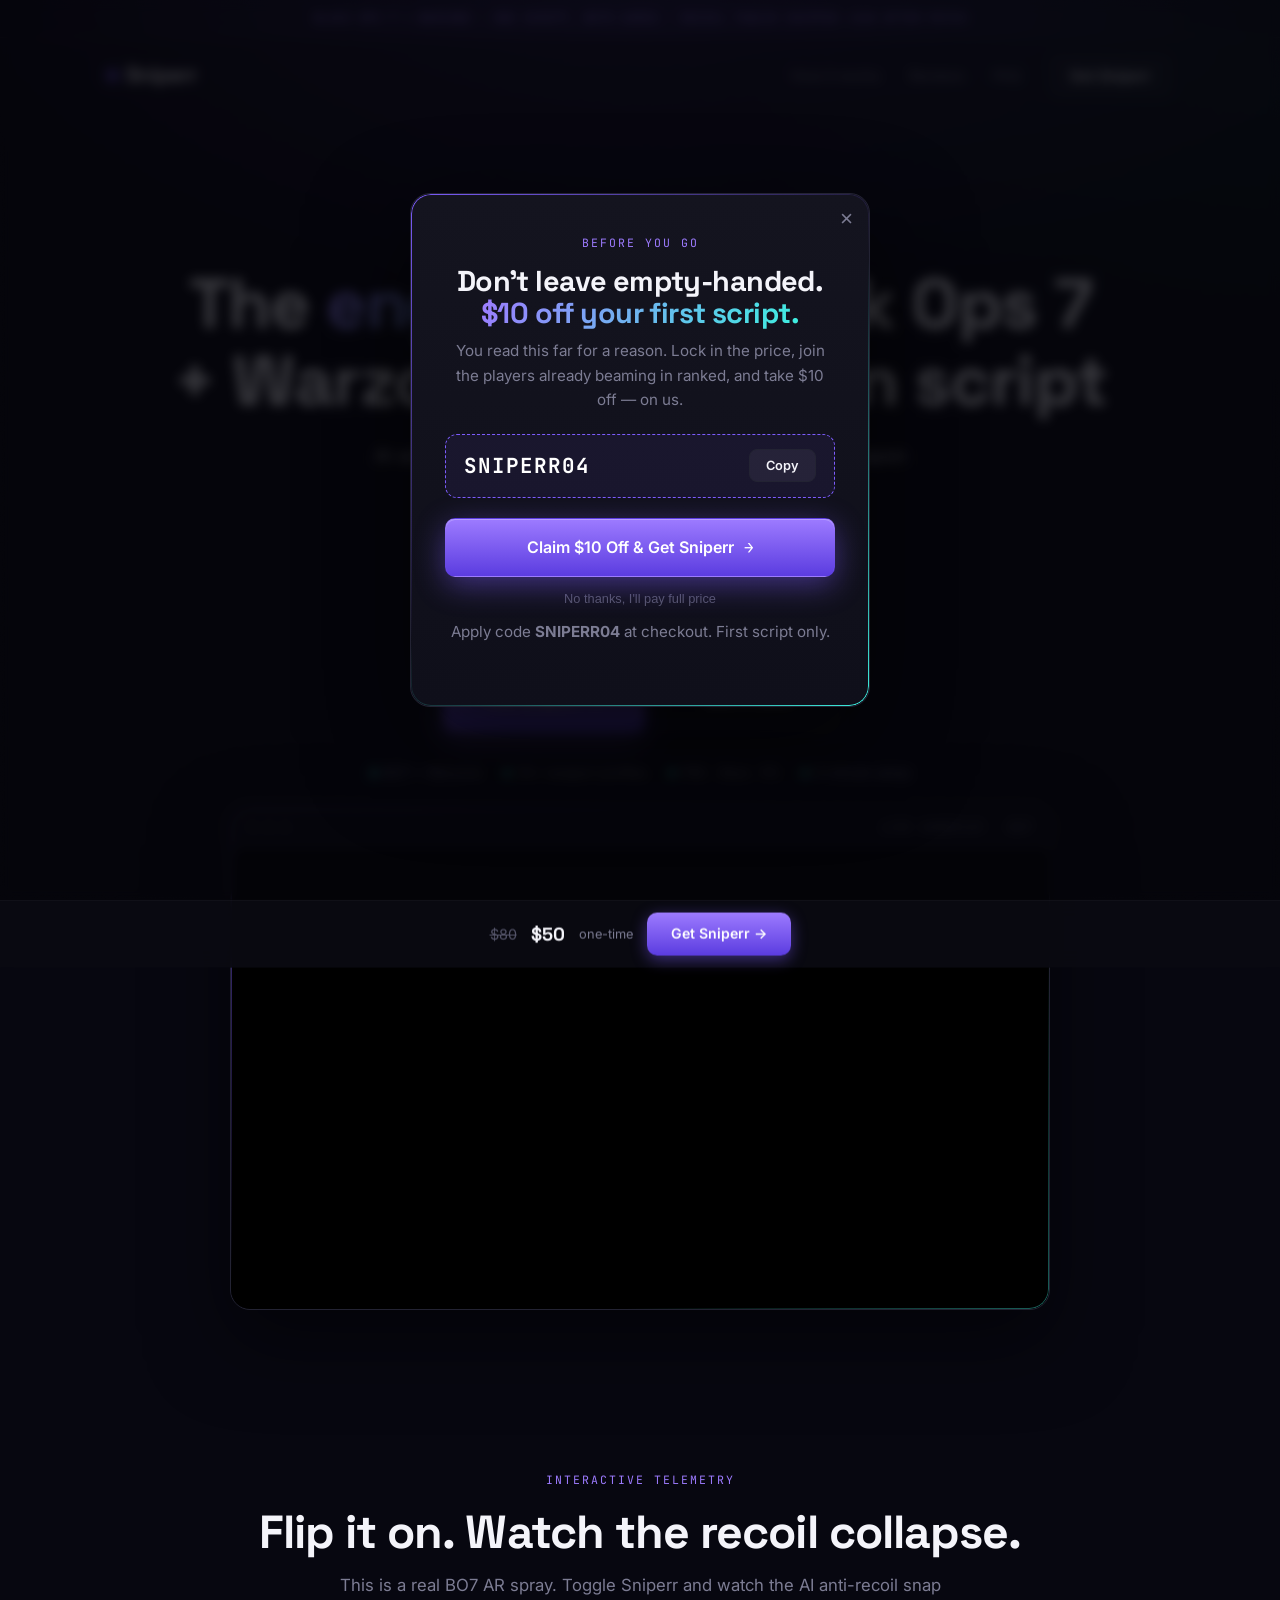
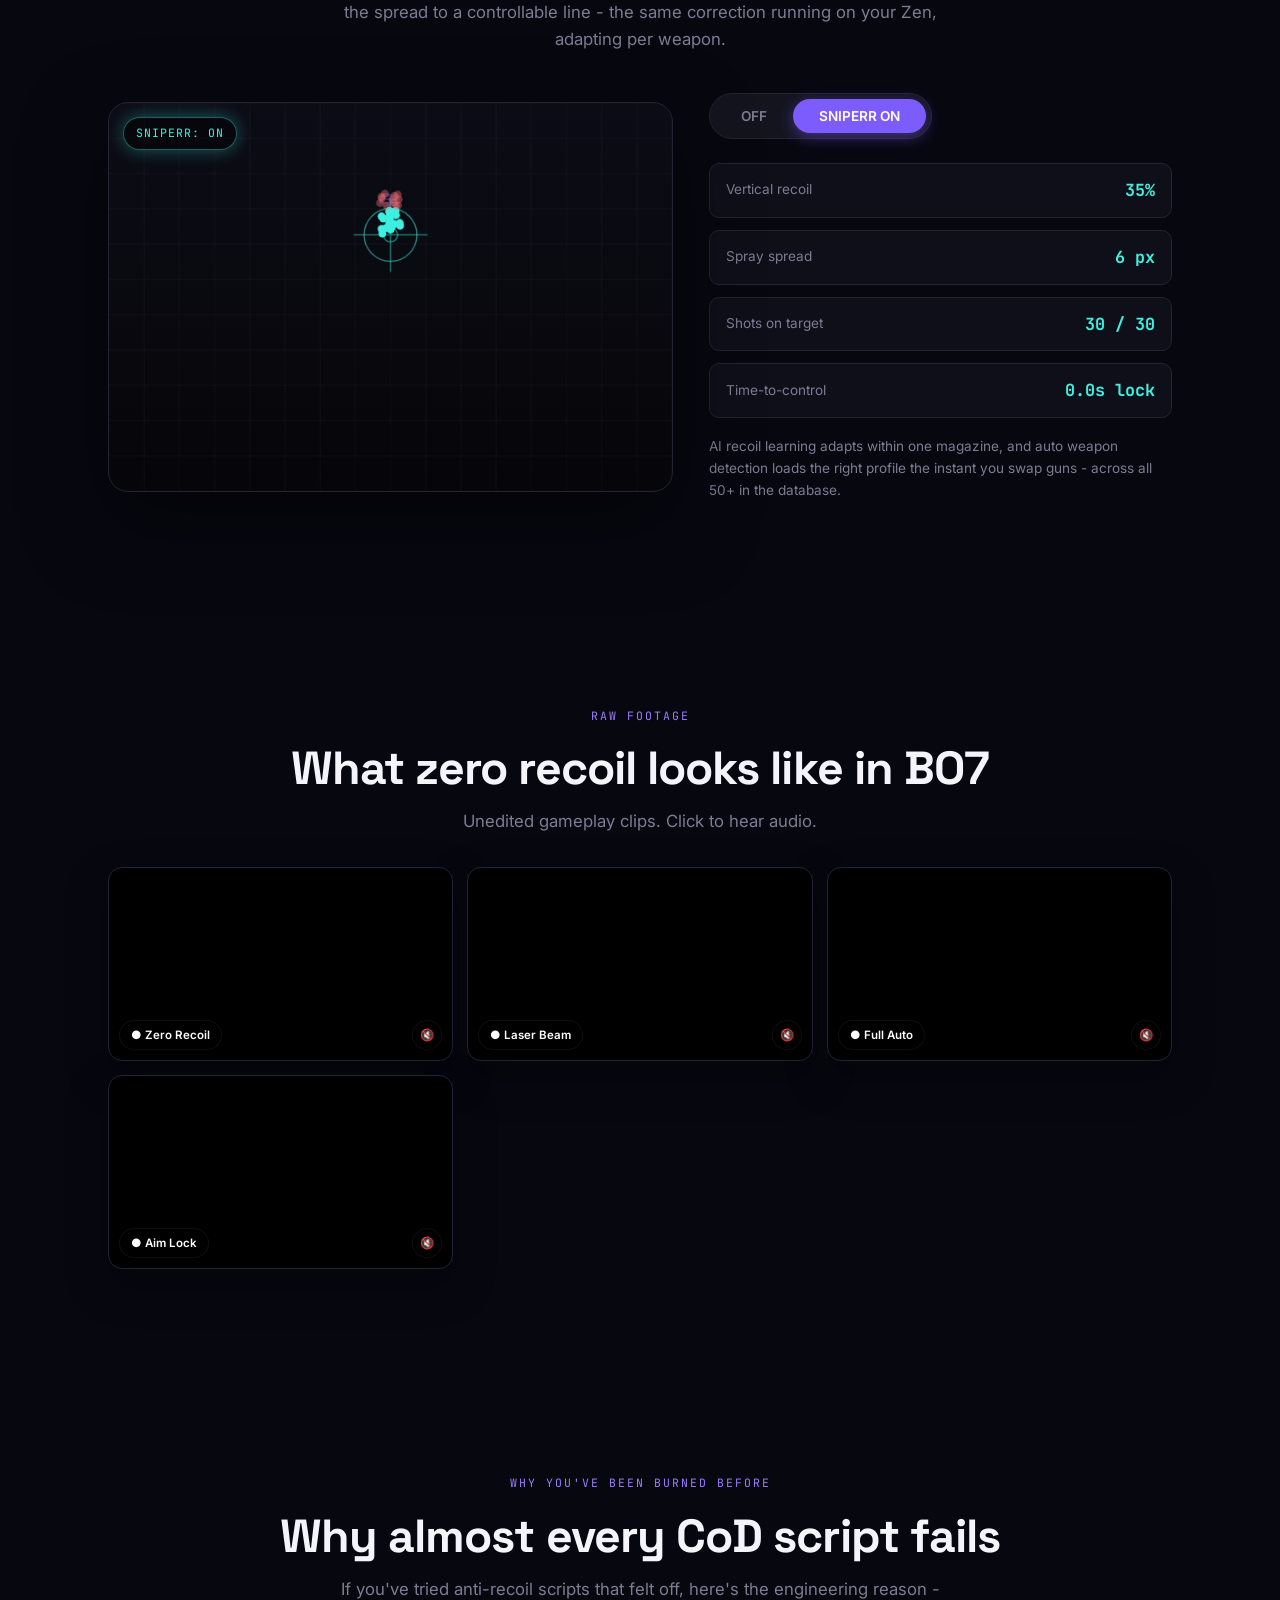
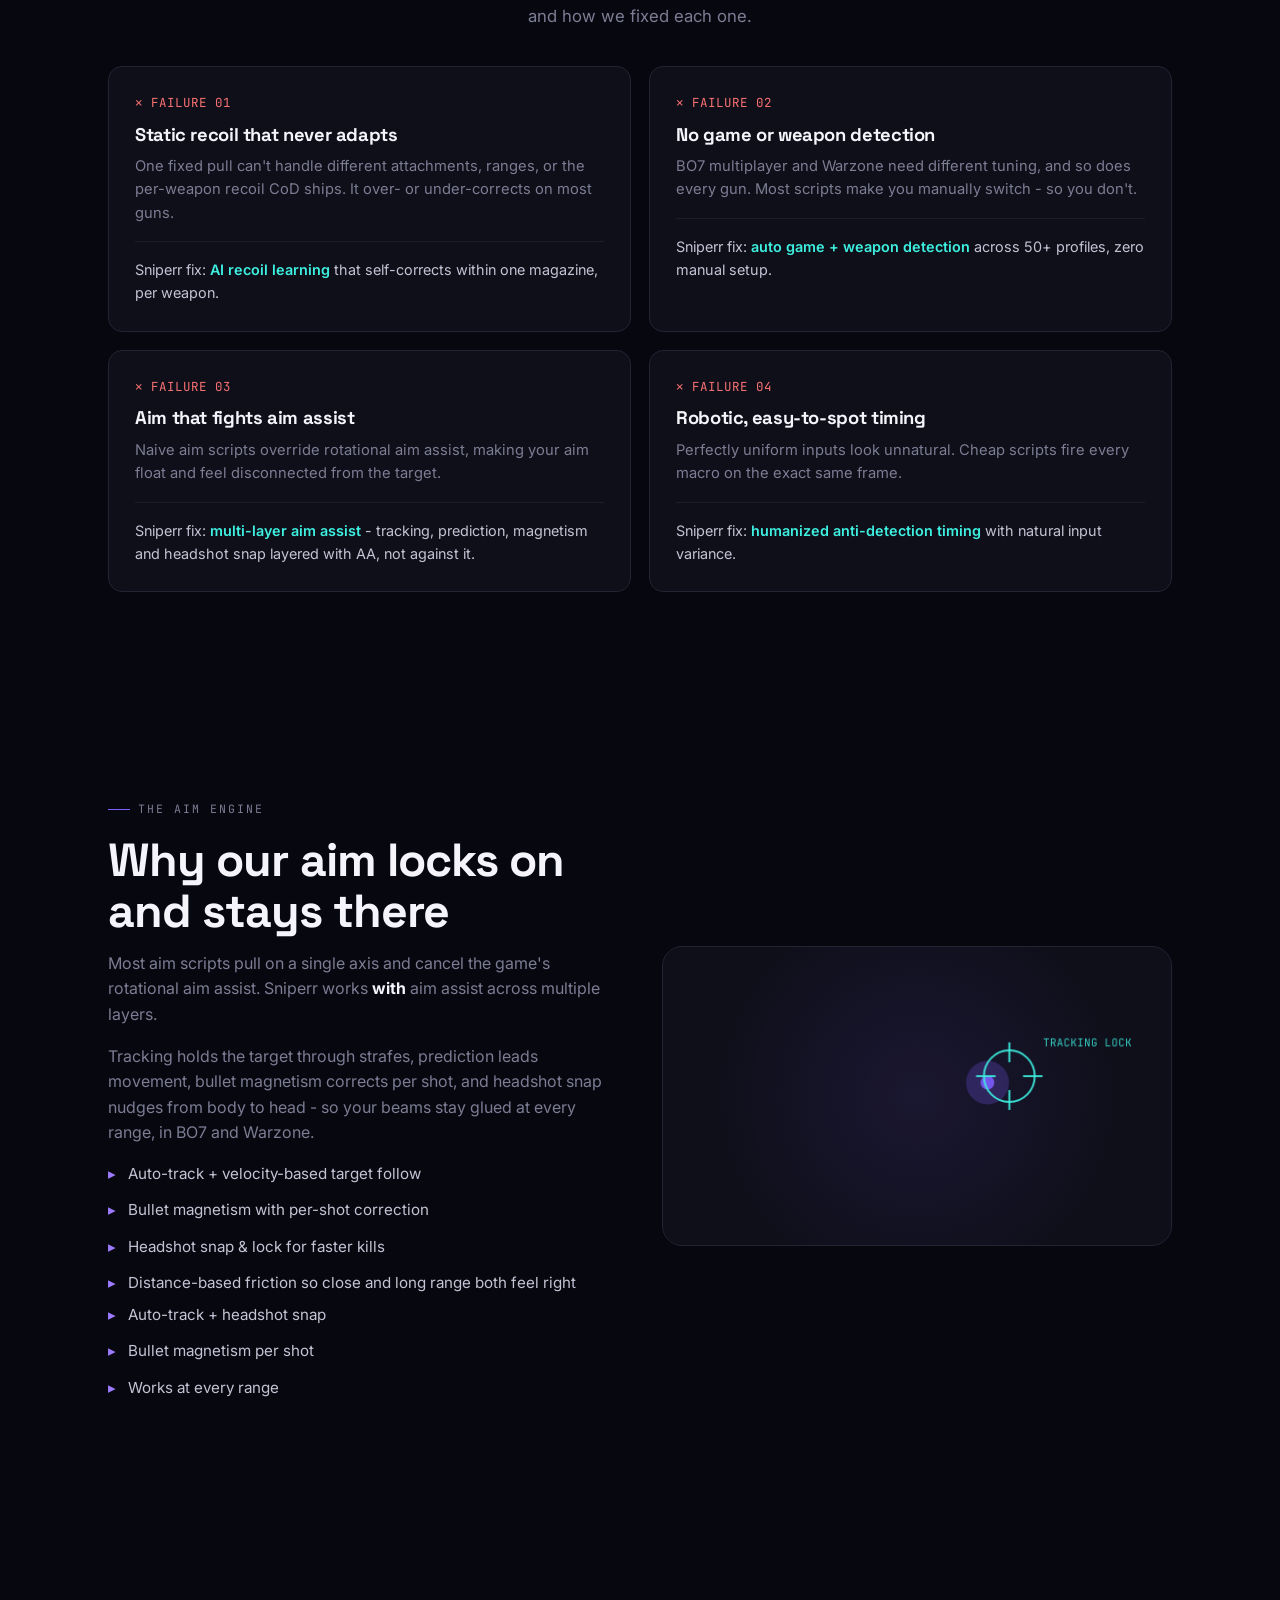
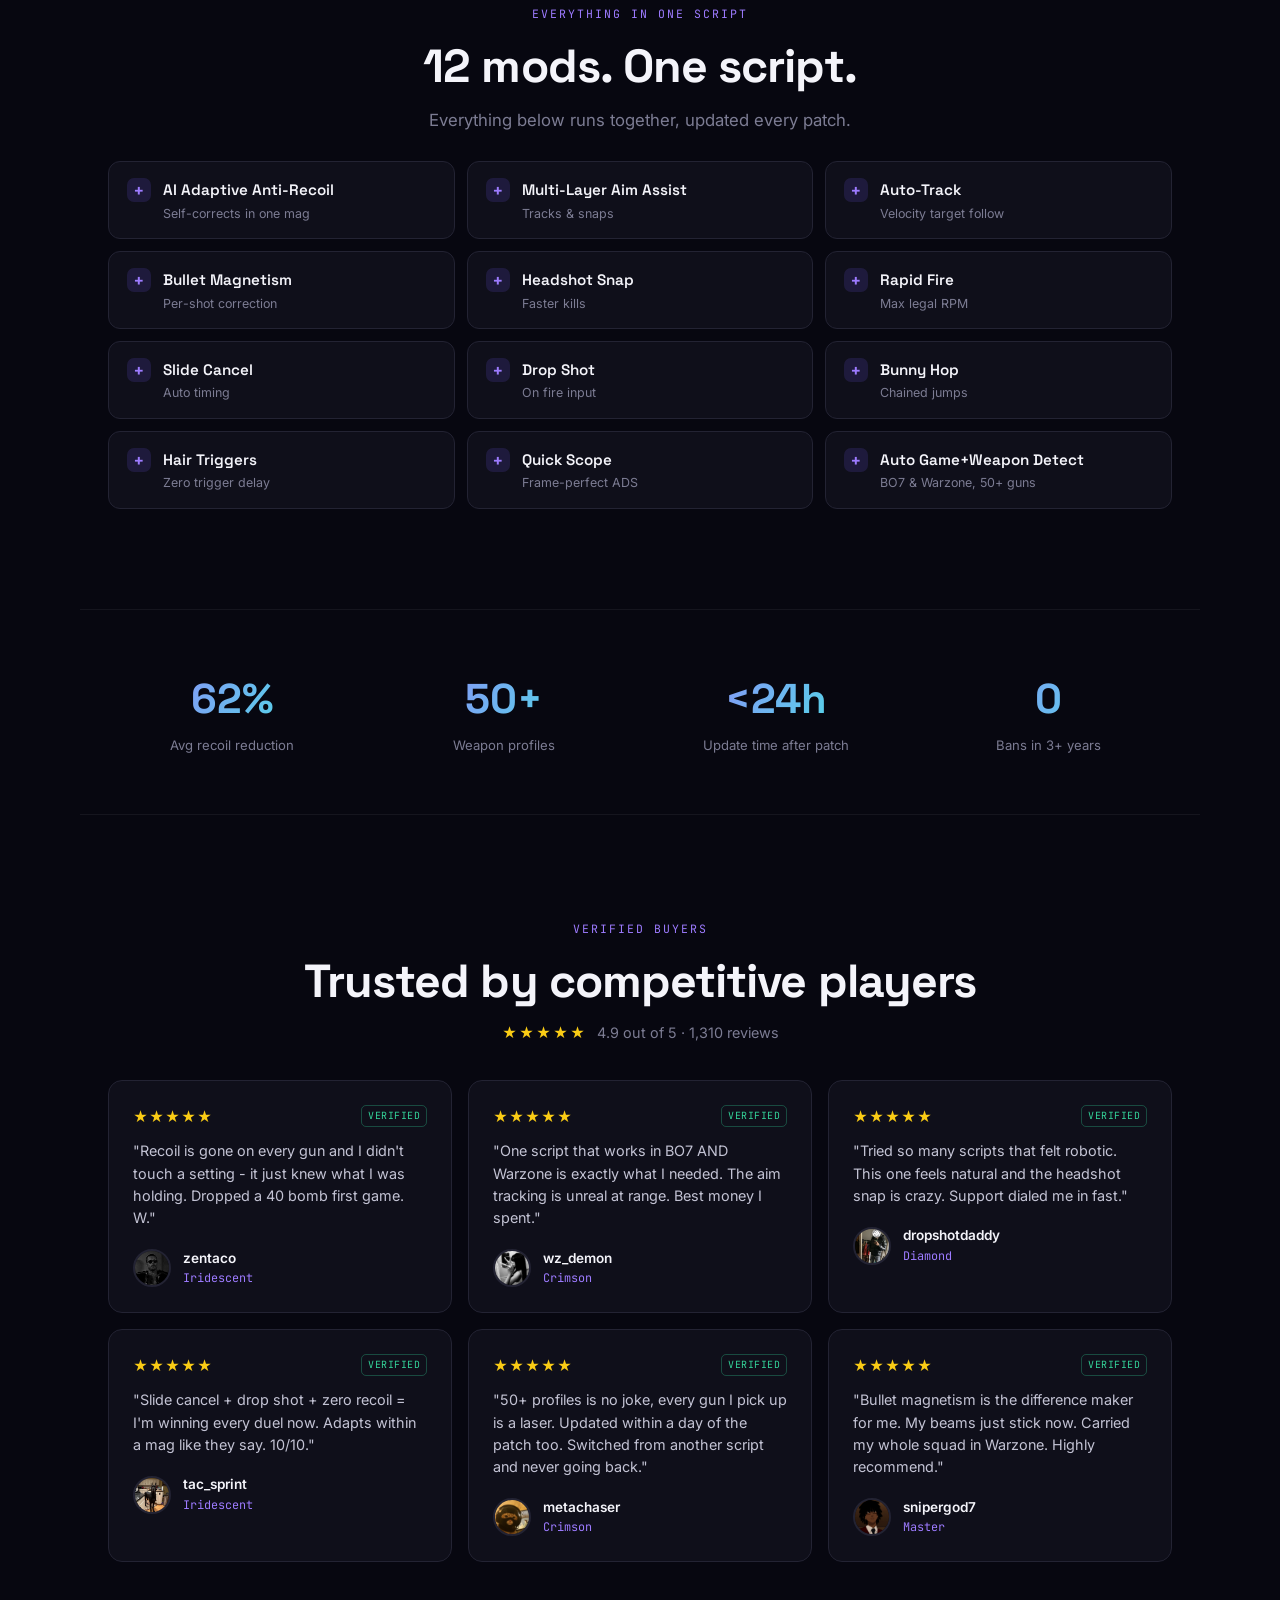
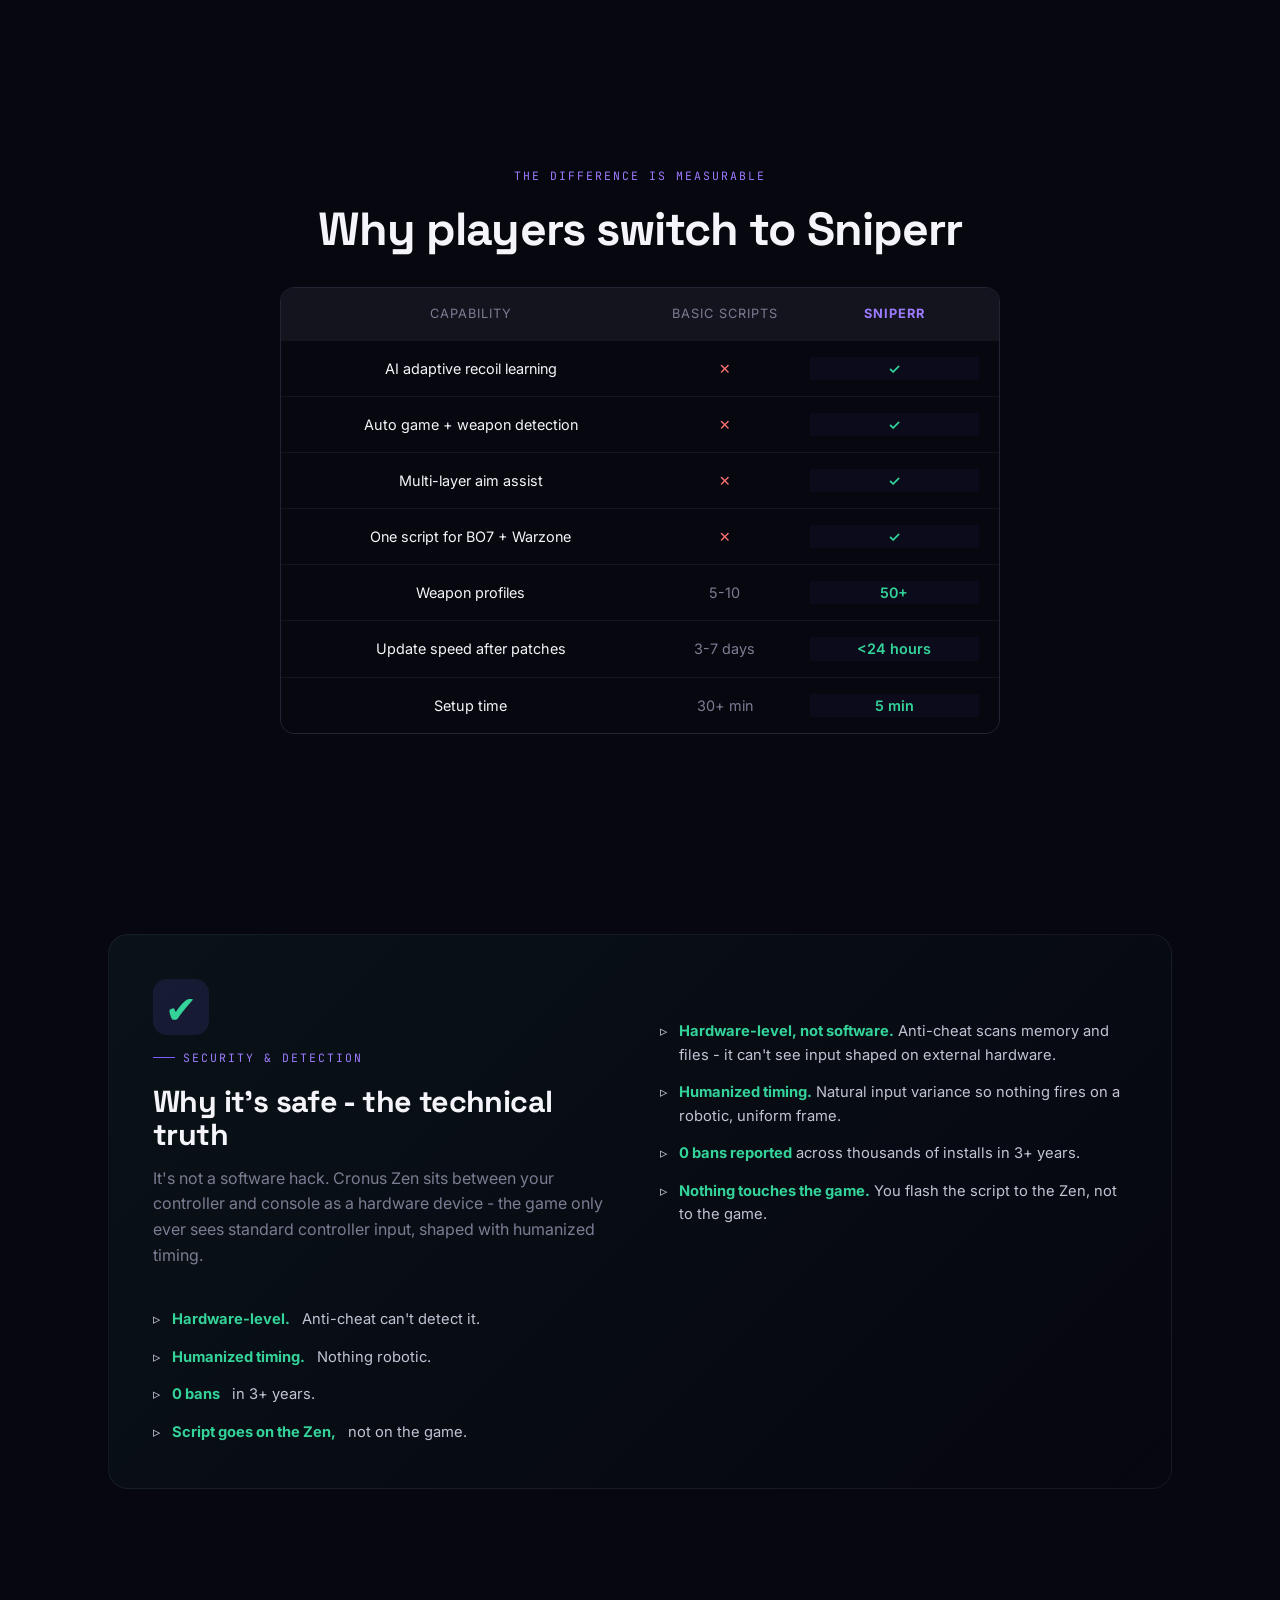
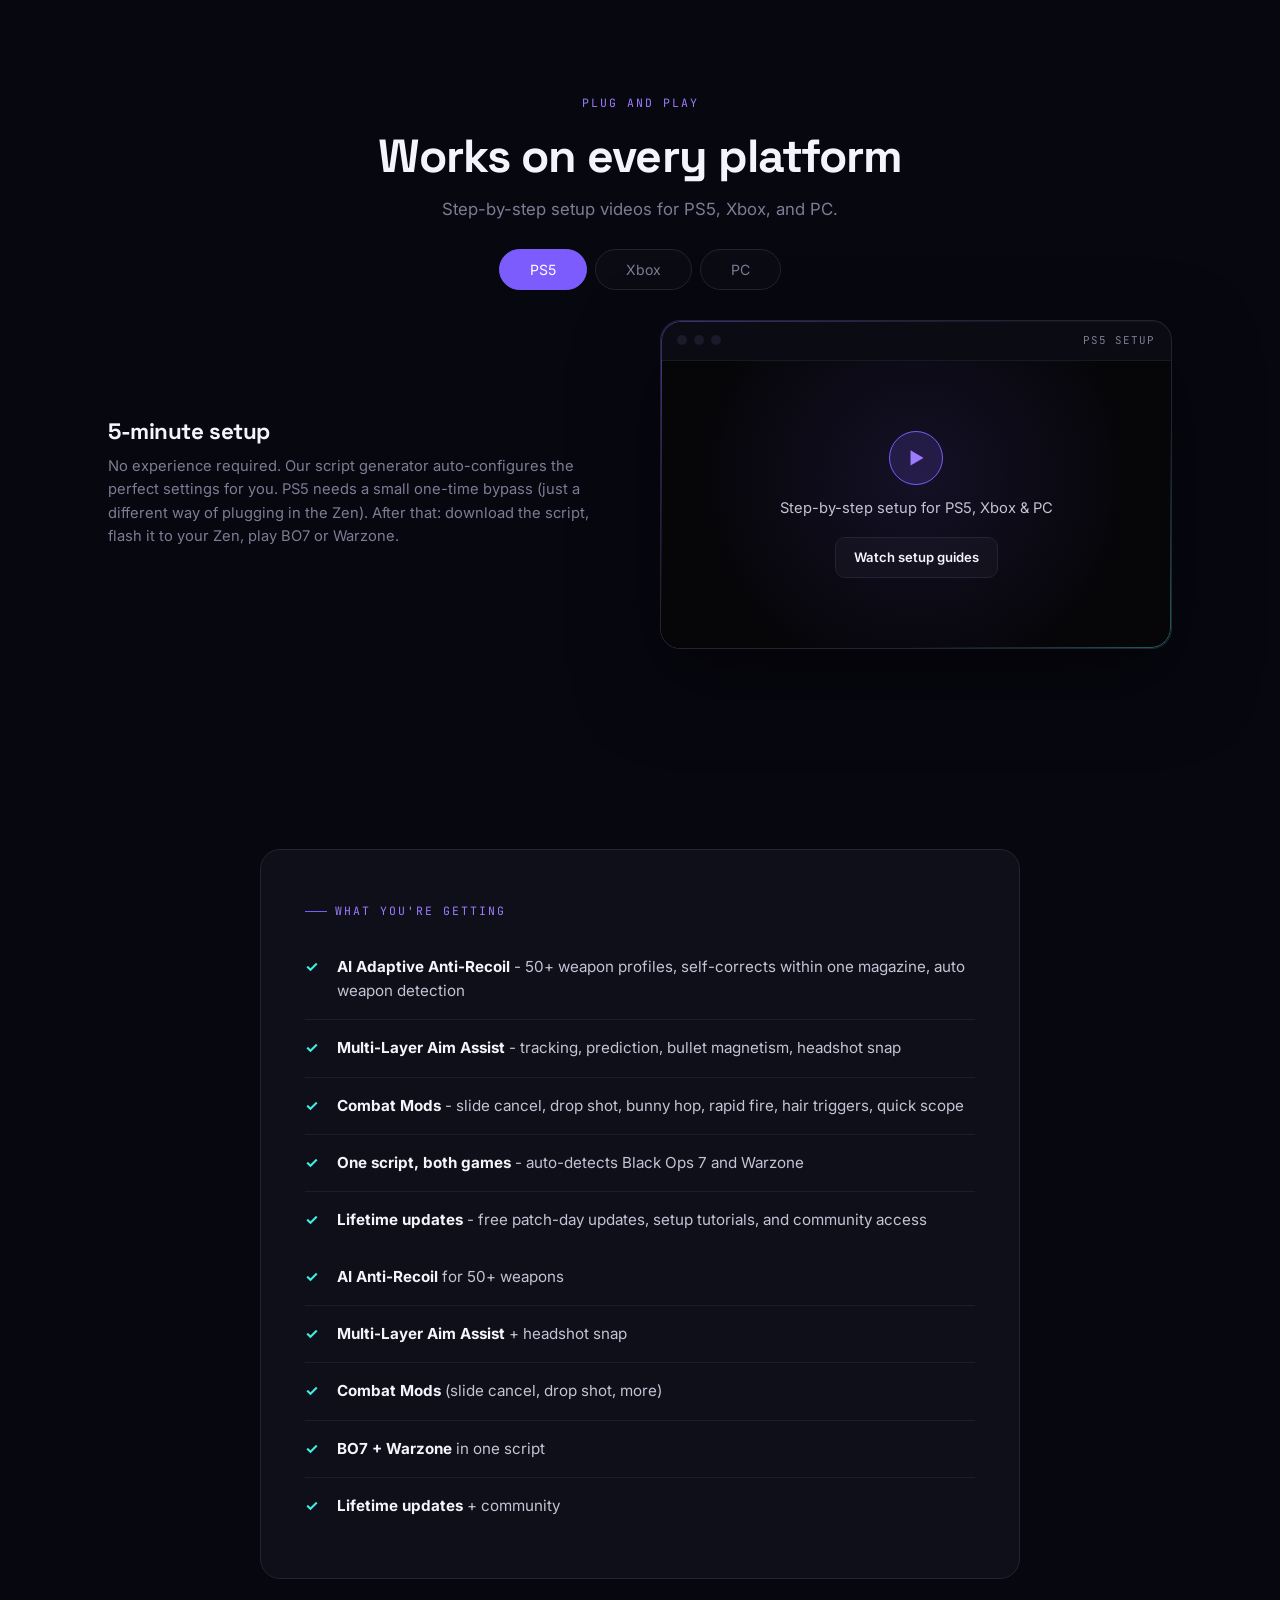
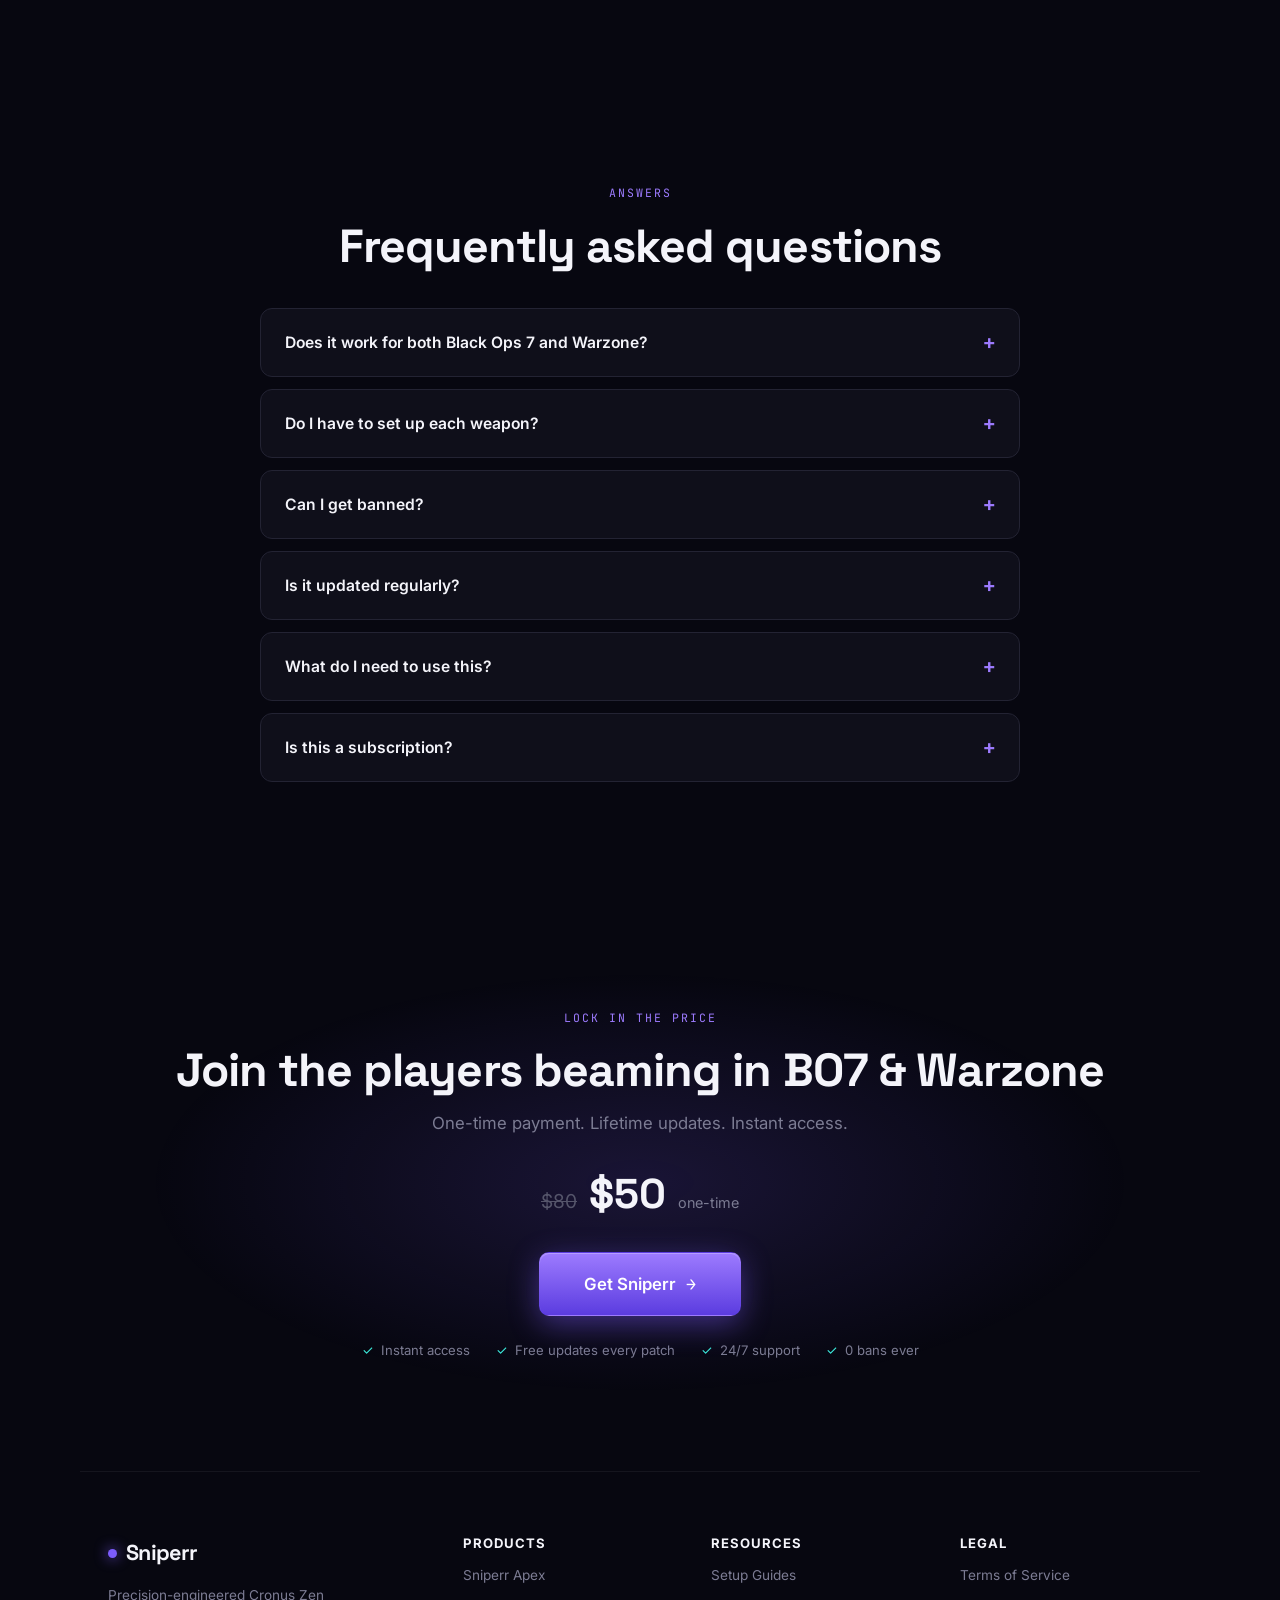
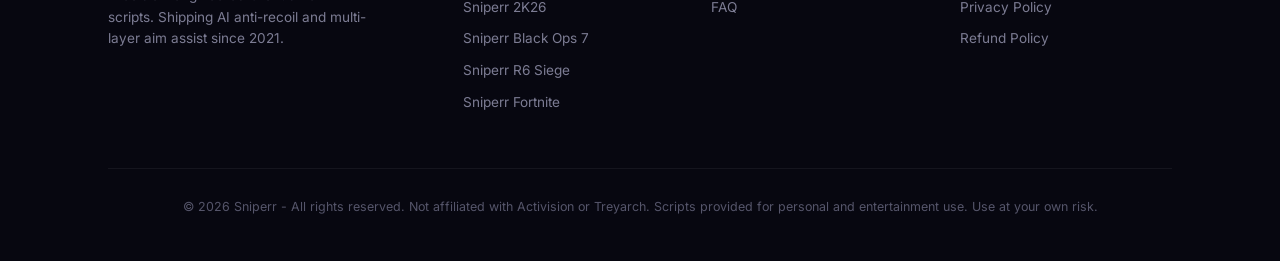
<file: cod.html>
<!DOCTYPE html>
<html lang="en">
<head>
    <meta charset="UTF-8">
    <meta name="viewport" content="width=device-width, initial-scale=1.0">
    <title>Sniperr - Engineered Black Ops 7 + Warzone Cronus Zen Script | AI Anti-Recoil + Aim Assist</title>
    <meta name="description" content="Sniperr engineers the Black Ops 7 and Warzone Cronus Zen script. AI adaptive anti-recoil with 50+ weapon profiles, multi-layer aim assist, rapid fire, slide cancel, drop shot. One script for BO7 and Warzone. PS5, Xbox, PC.">
    <link rel="preconnect" href="https://fonts.googleapis.com">
    <link rel="preconnect" href="https://fonts.gstatic.com" crossorigin>
    <link href="https://fonts.googleapis.com/css2?family=Space+Grotesk:wght@400;500;600;700&family=Inter:wght@400;500;600;700&family=JetBrains+Mono:wght@400;500;700&display=swap" rel="stylesheet">
    <link rel="stylesheet" href="styles.css">
    <link rel="icon" href="favicon.svg" type="image/svg+xml">
</head>
<body>
    <div class="bg-atmosphere"></div>
    <div class="bg-grid"></div>
    <div class="bg-grain"></div>

    <div class="announce">BLACK OPS 7 + WARZONE - ONE SCRIPT, BOTH GAMES · RECOIL TABLES SHIPPED &lt;24H AFTER PATCH</div>

    <div class="nav-wrap" id="navWrap">
        <nav>
            <div class="logo"><span class="dot"></span>Sniperr</div>
            <div class="nav-links">
                <a href="#how">How it works</a>
                <a href="#reviews">Reviews</a>
                <a href="#faq">FAQ</a>
                <a href="https://whop.com/checkout/1AZ2Je9vW2yedwSzGp" class="nav-cta">Get Sniperr</a>
            </div>
        </nav>
    </div>

    <main>
        <!-- HERO -->
        <section class="section hero">
            <div class="hero-pill"><span class="live"></span> One script for Black Ops 7 &amp; Warzone · 0 bans in 3+ years</div>
            <h1>The <span class="grad">engineered</span> Black Ops 7<br>+ Warzone Cronus Zen script</h1>
            <p class="hero-sub dt-only">AI adaptive anti-recoil, multi-layer aim assist, and 50+ weapon profiles. One script for BO7 and Warzone.</p>
            <p class="hero-sub mob-only">AI anti-recoil + aim assist. 50+ weapons. BO7 and Warzone.</p>
            <div class="rating-row"><span class="stars">★★★★★</span> 4.9 / 5 · 1,310 verified reviews</div>
            <div class="price-row">
                <span class="old-price">$80</span>
                <span class="new-price">$50</span>
                <span class="price-label">one-time <span class="save">SAVE 38%</span></span>
            </div>
            <div class="hero-actions">
                <a href="https://whop.com/checkout/1AZ2Je9vW2yedwSzGp" class="btn btn-primary btn-lg btn-arrow">Get Sniperr</a>
                <a href="#demo" class="btn btn-ghost btn-lg">See it work</a>
            </div>
            <div class="trust-strip">
                <span class="item">BO7 + Warzone</span>
                <span class="item">50+ weapon profiles</span>
                <span class="item">PS5 · Xbox · PC</span>
                <span class="item">5-minute setup</span>
            </div>

            <div class="vsl-wrap" style="margin-top:24px;">
                <div class="vframe">
                    <div class="vframe-bar"><span class="d"></span><span class="d"></span><span class="d"></span><span class="tag">LIVE GAMEPLAY · BO7</span></div>
                    <div class="video-embed">
                        <div id="vidalytics_embed_9DVDIXyPOtrm4oUD" style="width: 100%; position:relative; padding-top: 56.25%;"></div>
                        <script type="text/javascript">
                        (function (v, i, d, a, l, y, t, c, s) {
                            y='_'+d.toLowerCase();c=d+'L';if(!v[d]){v[d]={};}if(!v[c]){v[c]={};}if(!v[y]){v[y]={};}var vl='Loader',vli=v[y][vl],vsl=v[c][vl + 'Script'],vlf=v[c][vl + 'Loaded'],ve='Embed';
                            if (!vsl){vsl=function(u,cb){
                                if(t){cb();return;}s=i.createElement("script");s.type="text/javascript";s.async=1;s.src=u;
                                if(s.readyState){s.onreadystatechange=function(){if(s.readyState==="loaded"||s.readyState=="complete"){s.onreadystatechange=null;vlf=1;cb();}};}else{s.onload=function(){vlf=1;cb();};}
                                i.getElementsByTagName("head")[0].appendChild(s);
                            };}
                            vsl(l+'loader.min.js',function(){if(!vli){var vlc=v[c][vl];vli=new vlc();}vli.loadScript(l+'player.min.js',function(){var vec=v[d][ve];t=new vec();t.run(a);});});
                        })(window, document, 'Vidalytics', 'vidalytics_embed_9DVDIXyPOtrm4oUD', 'https://fast.vidalytics.com/embeds/tlH3XS0p/9DVDIXyPOtrm4oUD/');
                        </script>
                    </div>
                </div>
            </div>
        </section>

        <!-- INTERACTIVE RECOIL DEMO -->
        <section class="section reveal" id="demo">
            <div class="center" style="margin-bottom:40px;">
                <p class="eyebrow center">INTERACTIVE TELEMETRY</p>
                <h2 class="h2">Flip it on. Watch the recoil collapse.</h2>
                <p class="sub dt-only">This is a real BO7 AR spray. Toggle Sniperr and watch the AI anti-recoil snap the spread to a controllable line - the same correction running on your Zen, adapting per weapon.</p>
                <p class="sub mob-only">Toggle it on. Watch the spray collapse.</p>
            </div>
            <div class="demo-wrap">
                <div class="demo-stage">
                    <div class="demo-statebadge off" id="recoilBadge">SNIPERR: OFF</div>
                    <canvas id="recoilCanvas" width="640" height="440" data-mode="recoil"></canvas>
                </div>
                <div>
                    <div class="demo-toggle" role="tablist">
                        <button id="btnOff" class="active">OFF</button>
                        <button id="btnOn">SNIPERR ON</button>
                    </div>
                    <div class="demo-readouts">
                        <div class="readout"><span class="k">Vertical recoil</span><span class="v">100%</span></div>
                        <div class="readout"><span class="k">Spray spread</span><span class="v">42 px</span></div>
                        <div class="readout"><span class="k">Shots on target</span><span class="v">11 / 30</span></div>
                        <div class="readout"><span class="k">Time-to-control</span><span class="v"> - </span></div>
                    </div>
                    <p class="dt-only" style="color:var(--text-dim); font-size:0.85rem; margin-top:18px;">AI recoil learning adapts within one magazine, and auto weapon detection loads the right profile the instant you swap guns - across all 50+ in the database.</p>
                </div>
            </div>
        </section>

        <!-- SHOWCASE CLIPS -->
        <section class="section center reveal">
            <p class="eyebrow center">RAW FOOTAGE</p>
            <h2 class="h2">What zero recoil looks like in BO7</h2>
            <p class="sub">Unedited gameplay clips. Click to hear audio.</p>
            <div class="clip-reel">
                <div class="clip-tile"><video muted loop autoplay playsinline preload="metadata"><source src="image reviews/BLACK OPS 7/bo7_4_1_1.MP4" type="video/mp4"></video><span class="clip-tag">&#x25CF; Zero Recoil</span></div>
                <div class="clip-tile"><video muted loop autoplay playsinline preload="metadata"><source src="image reviews/BLACK OPS 7/bo7_2_1_1.MP4" type="video/mp4"></video><span class="clip-tag">&#x25CF; Laser Beam</span></div>
                <div class="clip-tile"><video muted loop autoplay playsinline preload="metadata"><source src="image reviews/BLACK OPS 7/9e7c0682-91e3-498a-9e6b-9ebe4e175cf2_1.MP4" type="video/mp4"></video><span class="clip-tag">&#x25CF; Full Auto</span></div>
                <div class="clip-tile"><video muted loop autoplay playsinline preload="metadata"><source src="image reviews/BLACK OPS 7/77_1.MOV" type="video/mp4"></video><span class="clip-tag">&#x25CF; Aim Lock</span></div>
            </div>
        </section>

        <!-- WHY MOST COD SCRIPTS FAIL -->
        <section class="section reveal" id="how">
            <div class="center" style="margin-bottom:36px;">
                <p class="eyebrow center">WHY YOU'VE BEEN BURNED BEFORE</p>
                <h2 class="h2">Why almost every CoD script fails</h2>
                <p class="sub dt-only">If you've tried anti-recoil scripts that felt off, here's the engineering reason - and how we fixed each one.</p>
                <p class="sub mob-only">Here's why they failed and how we fixed it.</p>
            </div>
            <div class="teardown-grid">
                <div class="teardown-card">
                    <div class="fail">✕ Failure 01</div>
                    <h3>Static recoil that never adapts</h3>
                    <p class="tc-desc">One fixed pull can't handle different attachments, ranges, or the per-weapon recoil CoD ships. It over- or under-corrects on most guns.</p>
                    <div class="fix">Sniperr fix: <b>AI recoil learning</b> that self-corrects within one magazine, per weapon.</div>
                </div>
                <div class="teardown-card">
                    <div class="fail">✕ Failure 02</div>
                    <h3>No game or weapon detection</h3>
                    <p class="tc-desc">BO7 multiplayer and Warzone need different tuning, and so does every gun. Most scripts make you manually switch - so you don't.</p>
                    <div class="fix">Sniperr fix: <b>auto game + weapon detection</b> across 50+ profiles, zero manual setup.</div>
                </div>
                <div class="teardown-card">
                    <div class="fail">✕ Failure 03</div>
                    <h3>Aim that fights aim assist</h3>
                    <p class="tc-desc">Naive aim scripts override rotational aim assist, making your aim float and feel disconnected from the target.</p>
                    <div class="fix">Sniperr fix: <b>multi-layer aim assist</b> - tracking, prediction, magnetism and headshot snap layered with AA, not against it.</div>
                </div>
                <div class="teardown-card">
                    <div class="fail">✕ Failure 04</div>
                    <h3>Robotic, easy-to-spot timing</h3>
                    <p class="tc-desc">Perfectly uniform inputs look unnatural. Cheap scripts fire every macro on the exact same frame.</p>
                    <div class="fix">Sniperr fix: <b>humanized anti-detection timing</b> with natural input variance.</div>
                </div>
            </div>
        </section>

        <!-- AIM ENGINE -->
        <section class="section reveal">
            <div class="split">
                <div>
                    <p class="eyebrow">THE AIM ENGINE</p>
                    <h2 class="h2">Why our aim locks on and stays there</h2>
                    <p class="dt-only">Most aim scripts pull on a single axis and cancel the game's rotational aim assist. Sniperr works <b style="color:var(--text)">with</b> aim assist across multiple layers.</p>
                    <p class="dt-only">Tracking holds the target through strafes, prediction leads movement, bullet magnetism corrects per shot, and headshot snap nudges from body to head - so your beams stay glued at every range, in BO7 and Warzone.</p>
                    <p class="mob-only">Multi-layer aim assist that works <i>with</i> the game. Tracks, predicts, and snaps.</p>
                    <ul class="feature-list dt-only">
                        <li>Auto-track + velocity-based target follow</li>
                        <li>Bullet magnetism with per-shot correction</li>
                        <li>Headshot snap &amp; lock for faster kills</li>
                        <li>Distance-based friction so close and long range both feel right</li>
                    </ul>
                    <ul class="feature-list mob-only">
                        <li>Auto-track + headshot snap</li>
                        <li>Bullet magnetism per shot</li>
                        <li>Works at every range</li>
                    </ul>
                </div>
                <div class="track-vis" id="trackVis"></div>
            </div>
        </section>

                <!-- MODS -->
        <section class="section reveal">
            <div class="center" style="margin-bottom:28px;">
                <p class="eyebrow center">EVERYTHING IN ONE SCRIPT</p>
                <h2 class="h2">12 mods. One script.</h2>
                <p class="sub">Everything below runs together, updated every patch.</p>
            </div>
            <div class="mods-grid" id="modsGrid"></div>
        </section>

        <!-- STATS -->
        <section class="stats-bar reveal">
            <div class="stat-item"><span class="stat-number" data-count="62" data-suffix="%">0%</span><span class="stat-desc">Avg recoil reduction</span></div>
            <div class="stat-item"><span class="stat-number" data-count="50" data-suffix="+">0</span><span class="stat-desc">Weapon profiles</span></div>
            <div class="stat-item"><span class="stat-number" data-count="24" data-prefix="<" data-suffix="h">0</span><span class="stat-desc">Update time after patch</span></div>
            <div class="stat-item"><span class="stat-number" data-count="0" data-suffix="">0</span><span class="stat-desc">Bans in 3+ years</span></div>
        </section>

        <!-- REVIEWS -->
        <section class="section center reveal" id="reviews">
            <p class="eyebrow center">VERIFIED BUYERS</p>
            <h2 class="h2">Trusted by competitive players</h2>
            <div class="rating-row" style="margin-top:6px;"><span class="stars">★★★★★</span> 4.9 out of 5 · 1,310 reviews</div>
            <div class="reviews-grid">
                <div class="review-card"><span class="verified">VERIFIED</span><div class="stars sm">★★★★★</div><p class="review-text">"Recoil is gone on every gun and I didn't touch a setting - it just knew what I was holding. Dropped a 40 bomb first game. W."</p><div class="reviewer"><img src="image reviews/Tyler_Durden.png" alt="" class="reviewer-avatar"><div><div class="reviewer-name">zentaco</div><div class="reviewer-rank">Iridescent</div></div></div></div>
                <div class="review-card"><span class="verified">VERIFIED</span><div class="stars sm">★★★★★</div><p class="review-text">"One script that works in BO7 AND Warzone is exactly what I needed. The aim tracking is unreal at range. Best money I spent."</p><div class="reviewer"><img src="image reviews/xo.jpg" alt="" class="reviewer-avatar"><div><div class="reviewer-name">wz_demon</div><div class="reviewer-rank">Crimson</div></div></div></div>
                <div class="review-card"><span class="verified">VERIFIED</span><div class="stars sm">★★★★★</div><p class="review-text">"Tried so many scripts that felt robotic. This one feels natural and the headshot snap is crazy. Support dialed me in fast."</p><div class="reviewer"><img src="image reviews/5c97d7c3bca62c9531192603ec620d3b.png" alt="" class="reviewer-avatar"><div><div class="reviewer-name">dropshotdaddy</div><div class="reviewer-rank">Diamond</div></div></div></div>
                <div class="review-card"><span class="verified">VERIFIED</span><div class="stars sm">★★★★★</div><p class="review-text">"Slide cancel + drop shot + zero recoil = I'm winning every duel now. Adapts within a mag like they say. 10/10."</p><div class="reviewer"><img src="image reviews/e8513c258001f949906adfd45d00f564.png" alt="" class="reviewer-avatar"><div><div class="reviewer-name">tac_sprint</div><div class="reviewer-rank">Iridescent</div></div></div></div>
                <div class="review-card"><span class="verified">VERIFIED</span><div class="stars sm">★★★★★</div><p class="review-text">"50+ profiles is no joke, every gun I pick up is a laser. Updated within a day of the patch too. Switched from another script and never going back."</p><div class="reviewer"><img src="image reviews/jamsuyy on TikTok.jpg" alt="" class="reviewer-avatar"><div><div class="reviewer-name">metachaser</div><div class="reviewer-rank">Crimson</div></div></div></div>
                <div class="review-card"><span class="verified">VERIFIED</span><div class="stars sm">★★★★★</div><p class="review-text">"Bullet magnetism is the difference maker for me. My beams just stick now. Carried my whole squad in Warzone. Highly recommend."</p><div class="reviewer"><img src="image reviews/undefined.jpg" alt="" class="reviewer-avatar"><div><div class="reviewer-name">snipergod7</div><div class="reviewer-rank">Master</div></div></div></div>
            </div>
        </section>

        <!-- COMPARISON -->
        <section class="section center reveal">
            <p class="eyebrow center">THE DIFFERENCE IS MEASURABLE</p>
            <h2 class="h2">Why players switch to Sniperr</h2>
            <div class="comparison-table">
                <div class="comp-header"><span>Capability</span><span>Basic scripts</span><span class="highlight">Sniperr</span></div>
                <div class="comp-row"><span>AI adaptive recoil learning</span><span class="no">✕</span><span class="yes">✓</span></div>
                <div class="comp-row"><span>Auto game + weapon detection</span><span class="no">✕</span><span class="yes">✓</span></div>
                <div class="comp-row"><span>Multi-layer aim assist</span><span class="no">✕</span><span class="yes">✓</span></div>
                <div class="comp-row"><span>One script for BO7 + Warzone</span><span class="no">✕</span><span class="yes">✓</span></div>
                <div class="comp-row"><span>Weapon profiles</span><span class="meh">5-10</span><span class="yes">50+</span></div>
                <div class="comp-row"><span>Update speed after patches</span><span class="meh">3-7 days</span><span class="yes">&lt;24 hours</span></div>
                <div class="comp-row"><span>Setup time</span><span class="meh">30+ min</span><span class="yes">5 min</span></div>
            </div>
        </section>

        <!-- SECURITY -->
        <section class="section reveal">
            <div class="security">
                <div>
                    <div class="shield">&#x2714;</div>
                    <p class="eyebrow" style="margin-top:14px;">SECURITY &amp; DETECTION</p>
                    <h2 class="h2" style="font-size:1.9rem;">Why it's safe - the technical truth</h2>
                    <p class="dt-only" style="color:var(--text-dim);">It's not a software hack. Cronus Zen sits between your controller and console as a hardware device - the game only ever sees standard controller input, shaped with humanized timing.</p>
                    <p class="mob-only" style="color:var(--text-dim);">Hardware device, not software. Anti-cheat can't see it.</p>
                </div>
                <ul class="sec-points dt-only">
                    <li>▹ <span><b>Hardware-level, not software.</b> Anti-cheat scans memory and files - it can't see input shaped on external hardware.</span></li>
                    <li>▹ <span><b>Humanized timing.</b> Natural input variance so nothing fires on a robotic, uniform frame.</span></li>
                    <li>▹ <span><b>0 bans reported</b> across thousands of installs in 3+ years.</span></li>
                    <li>▹ <span><b>Nothing touches the game.</b> You flash the script to the Zen, not to the game.</span></li>
                </ul>
                <ul class="sec-points mob-only">
                    <li>▹ <b>Hardware-level.</b> Anti-cheat can't detect it.</li>
                    <li>▹ <b>Humanized timing.</b> Nothing robotic.</li>
                    <li>▹ <b>0 bans</b> in 3+ years.</li>
                    <li>▹ <b>Script goes on the Zen,</b> not on the game.</li>
                </ul>
            </div>
        </section>

        <!-- PLATFORMS -->
        <section class="section center reveal">
            <p class="eyebrow center">PLUG AND PLAY</p>
            <h2 class="h2">Works on every platform</h2>
            <p class="sub">Step-by-step setup videos for PS5, Xbox, and PC.</p>
            <div class="platform-tabs">
                <button class="platform-tab active">PS5</button>
                <button class="platform-tab">Xbox</button>
                <button class="platform-tab">PC</button>
            </div>
            <div class="platform-content">
                <div style="text-align:left;">
                    <h3>5-minute setup</h3>
                    <p class="dt-only">No experience required. Our script generator auto-configures the perfect settings for you. PS5 needs a small one-time bypass (just a different way of plugging in the Zen). After that: download the script, flash it to your Zen, play BO7 or Warzone.</p>
                    <p class="mob-only">Download, flash, play. 5 minutes. Video tutorials included.</p>
                </div>
                <div class="vframe">
                    <div class="vframe-bar"><span class="d"></span><span class="d"></span><span class="d"></span><span class="tag">PS5 SETUP</span></div>
                    <div class="vid-static"><div class="vs-glyph">&#9658;</div><div class="vs-text">Step-by-step setup for PS5, Xbox &amp; PC</div><a class="btn btn-ghost" style="margin-top:4px;padding:9px 18px;font-size:0.82rem;" href="tutorials.html">Watch setup guides</a></div>
                </div>
            </div>
        </section>

        <!-- WHAT YOU GET -->
        <section class="section reveal">
            <div class="whatyouget-box">
                <p class="eyebrow">WHAT YOU'RE GETTING</p>
                <ul class="get-list dt-only">
                    <li><b>AI Adaptive Anti-Recoil</b> - 50+ weapon profiles, self-corrects within one magazine, auto weapon detection</li>
                    <li><b>Multi-Layer Aim Assist</b> - tracking, prediction, bullet magnetism, headshot snap</li>
                    <li><b>Combat Mods</b> - slide cancel, drop shot, bunny hop, rapid fire, hair triggers, quick scope</li>
                    <li><b>One script, both games</b> - auto-detects Black Ops 7 and Warzone</li>
                    <li><b>Lifetime updates</b> - free patch-day updates, setup tutorials, and community access</li>
                </ul>
                <ul class="get-list mob-only">
                    <li><b>AI Anti-Recoil</b> for 50+ weapons</li>
                    <li><b>Multi-Layer Aim Assist</b> + headshot snap</li>
                    <li><b>Combat Mods</b> (slide cancel, drop shot, more)</li>
                    <li><b>BO7 + Warzone</b> in one script</li>
                    <li><b>Lifetime updates</b> + community</li>
                </ul>
            </div>
        </section>

        <!-- FAQ -->
        <section class="section center reveal" id="faq">
            <p class="eyebrow center">ANSWERS</p>
            <h2 class="h2">Frequently asked questions</h2>
            <div class="faq-list">
                <div class="faq-item"><button class="faq-q">Does it work for both Black Ops 7 and Warzone?</button><div class="faq-a"><p><span class="dt-only">Yes - one script, both games. It auto-detects which game and mode you're in and loads the right tuning. No separate purchase, no manual switching.</span><span class="mob-only">Yes. One script, auto-detects the game. No manual switching.</span></p></div></div>
                <div class="faq-item"><button class="faq-q">Do I have to set up each weapon?</button><div class="faq-a"><p><span class="dt-only">No. Auto weapon detection loads the right profile the instant you swap, across 50+ guns. The AI also self-corrects within one magazine.</span><span class="mob-only">No. Auto-detection handles all 50+ guns.</span></p></div></div>
                <div class="faq-item"><button class="faq-q">Can I get banned?</button><div class="faq-a"><p><span class="dt-only">Cronus Zen is hardware that sits between your controller and console - the game only sees a normal controller, and we humanize the timing. In 3+ years and thousands of uses, we've never had a single ban report.</span><span class="mob-only">Hardware-level with humanized timing. 0 bans in 3+ years.</span></p></div></div>
                <div class="faq-item"><button class="faq-q">Is it updated regularly?</button><div class="faq-a"><p><span class="dt-only">Every patch. When recoil or the meta shifts, we re-tune within 24 hours and post the new version. Re-download and flash to your Zen.</span><span class="mob-only">Every patch. Updated within 24 hours.</span></p></div></div>
                <div class="faq-item"><button class="faq-q">What do I need to use this?</button><div class="faq-a"><p>A Cronus Zen device (~$100 on Amazon), a USB cable, and your console/PC. That's it.</p></div></div>
                <div class="faq-item"><button class="faq-q">Is this a subscription?</button><div class="faq-a"><p><span class="dt-only">No. One-time $50 payment, lifetime access to all updates, the community, and support. No monthly fees.</span><span class="mob-only">No. One-time $50, lifetime updates.</span></p></div></div>
            </div>
        </section>

        <!-- FINAL CTA -->
        <section class="final-cta reveal">
            <p class="eyebrow center">LOCK IN THE PRICE</p>
            <h2 class="h2">Join the players beaming in BO7 &amp; Warzone</h2>
            <p class="sub" style="margin:0 auto;">One-time payment. Lifetime updates. Instant access.</p>
            <div class="price-row" style="margin-top:24px;">
                <span class="old-price">$80</span>
                <span class="new-price">$50</span>
                <span class="price-label">one-time</span>
            </div>
            <a href="https://whop.com/checkout/1AZ2Je9vW2yedwSzGp" class="btn btn-primary btn-lg btn-arrow">Get Sniperr</a>
            <div class="final-checks">
                <span>Instant access</span>
                <span>Free updates every patch</span>
                <span>24/7 support</span>
                <span>0 bans ever</span>
            </div>
        </section>
    </main>

    <footer>
        <div class="footer-grid">
            <div class="footer-brand">
                <div class="logo"><span class="dot"></span>Sniperr</div>
                <p>Precision-engineered Cronus Zen scripts. Shipping AI anti-recoil and multi-layer aim assist since 2021.</p>
            </div>
            <div class="footer-col"><h4>Products</h4><a href="apex.html">Sniperr Apex</a><a href="index.html">Sniperr 2K26</a><a href="cod.html">Sniperr Black Ops 7</a><a href="r6.html">Sniperr R6 Siege</a><a href="fortnite.html">Sniperr Fortnite</a></div>
            <div class="footer-col"><h4>Resources</h4><a href="tutorials.html">Setup Guides</a><a href="#faq">FAQ</a></div>
            <div class="footer-col"><h4>Legal</h4><a href="terms.html">Terms of Service</a><a href="privacy.html">Privacy Policy</a><a href="refund.html">Refund Policy</a></div>
        </div>
        <p class="footer-copy">© 2026 Sniperr - All rights reserved. Not affiliated with Activision or Treyarch. Scripts provided for personal and entertainment use. Use at your own risk.</p>
    </footer>

    <script>
        window.SNIPERR_MODS = [["AI Adaptive Anti-Recoil", "Self-corrects in one mag"], ["Multi-Layer Aim Assist", "Tracks & snaps"], ["Auto-Track", "Velocity target follow"], ["Bullet Magnetism", "Per-shot correction"], ["Headshot Snap", "Faster kills"], ["Rapid Fire", "Max legal RPM"], ["Slide Cancel", "Auto timing"], ["Drop Shot", "On fire input"], ["Bunny Hop", "Chained jumps"], ["Hair Triggers", "Zero trigger delay"], ["Quick Scope", "Frame-perfect ADS"], ["Auto Game+Weapon Detect", "BO7 & Warzone, 50+ guns"]];
        window.SNIPERR_GRID = [
            ['XM4', 64], ['AK-74', 58], ['GPR 91', 60], ['Goblin MK2', 55],
            ['Jackal PDW', 52], ['Kompakt 92', 49], ['LR 7.62', 63], ['SVD', 41],
            ['C9', 50], ['Model L', 59], ['PP-919', 53], ['Tanto .22', 47]
        ];
        window.SNIPERR_CLARITY_ID = "wpo9a6b5ys";
    </script>
    <script>
        window.SNIPERR_CHECKOUT = { game: "cod" };
    </script>

    <script src="script.js"></script>
</body>
</html>
</file>
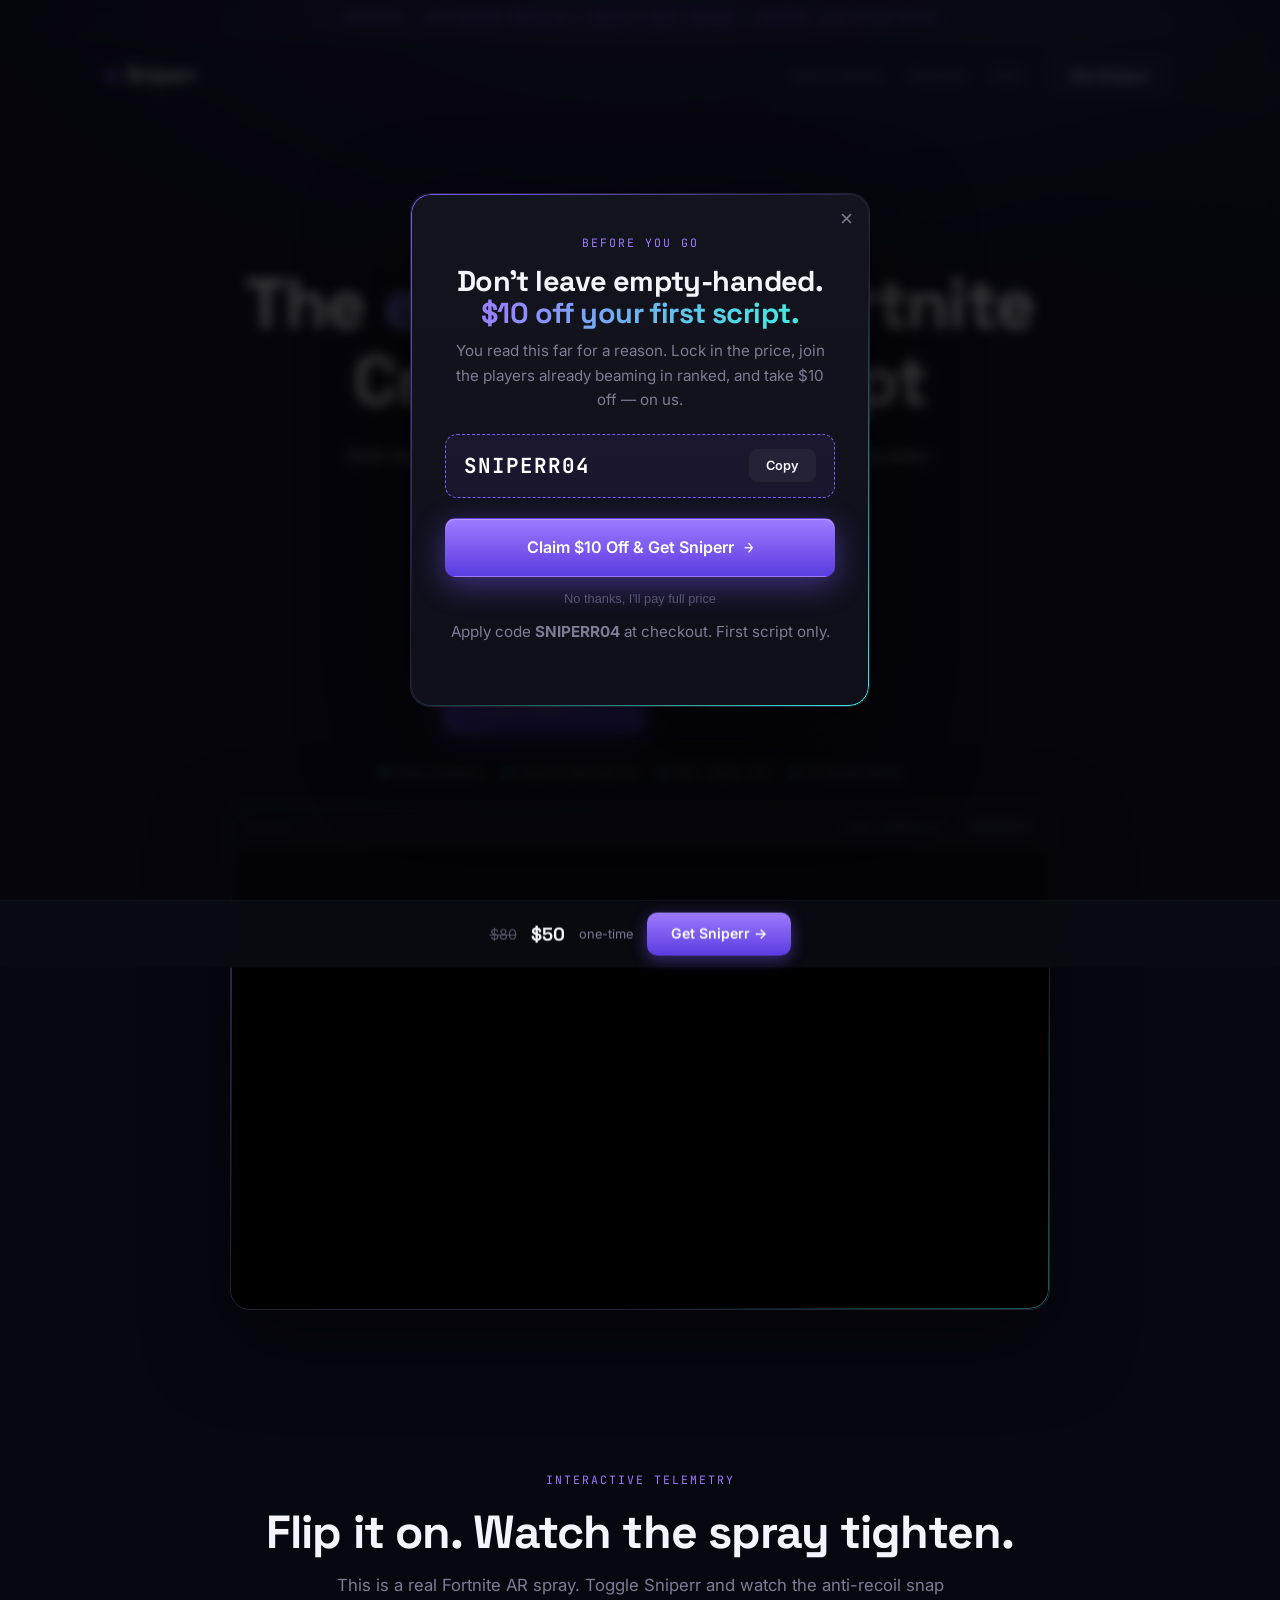
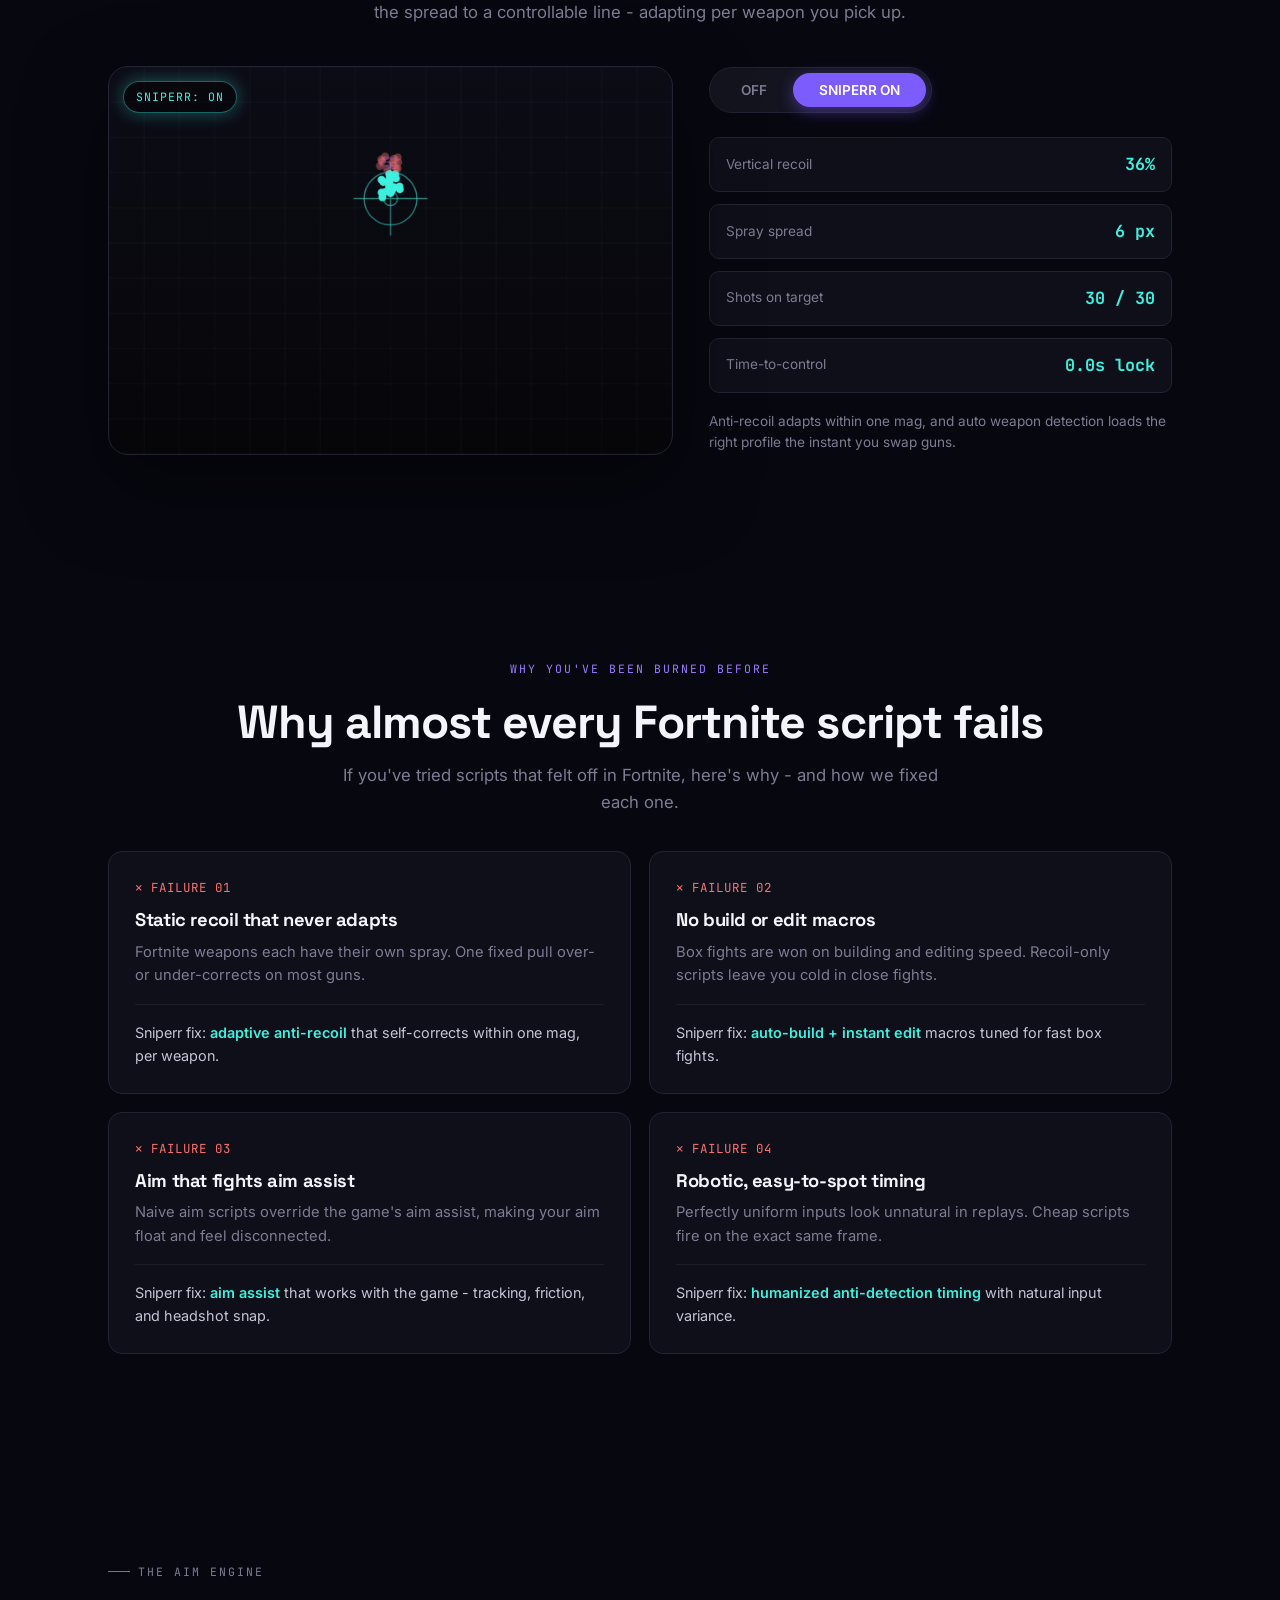
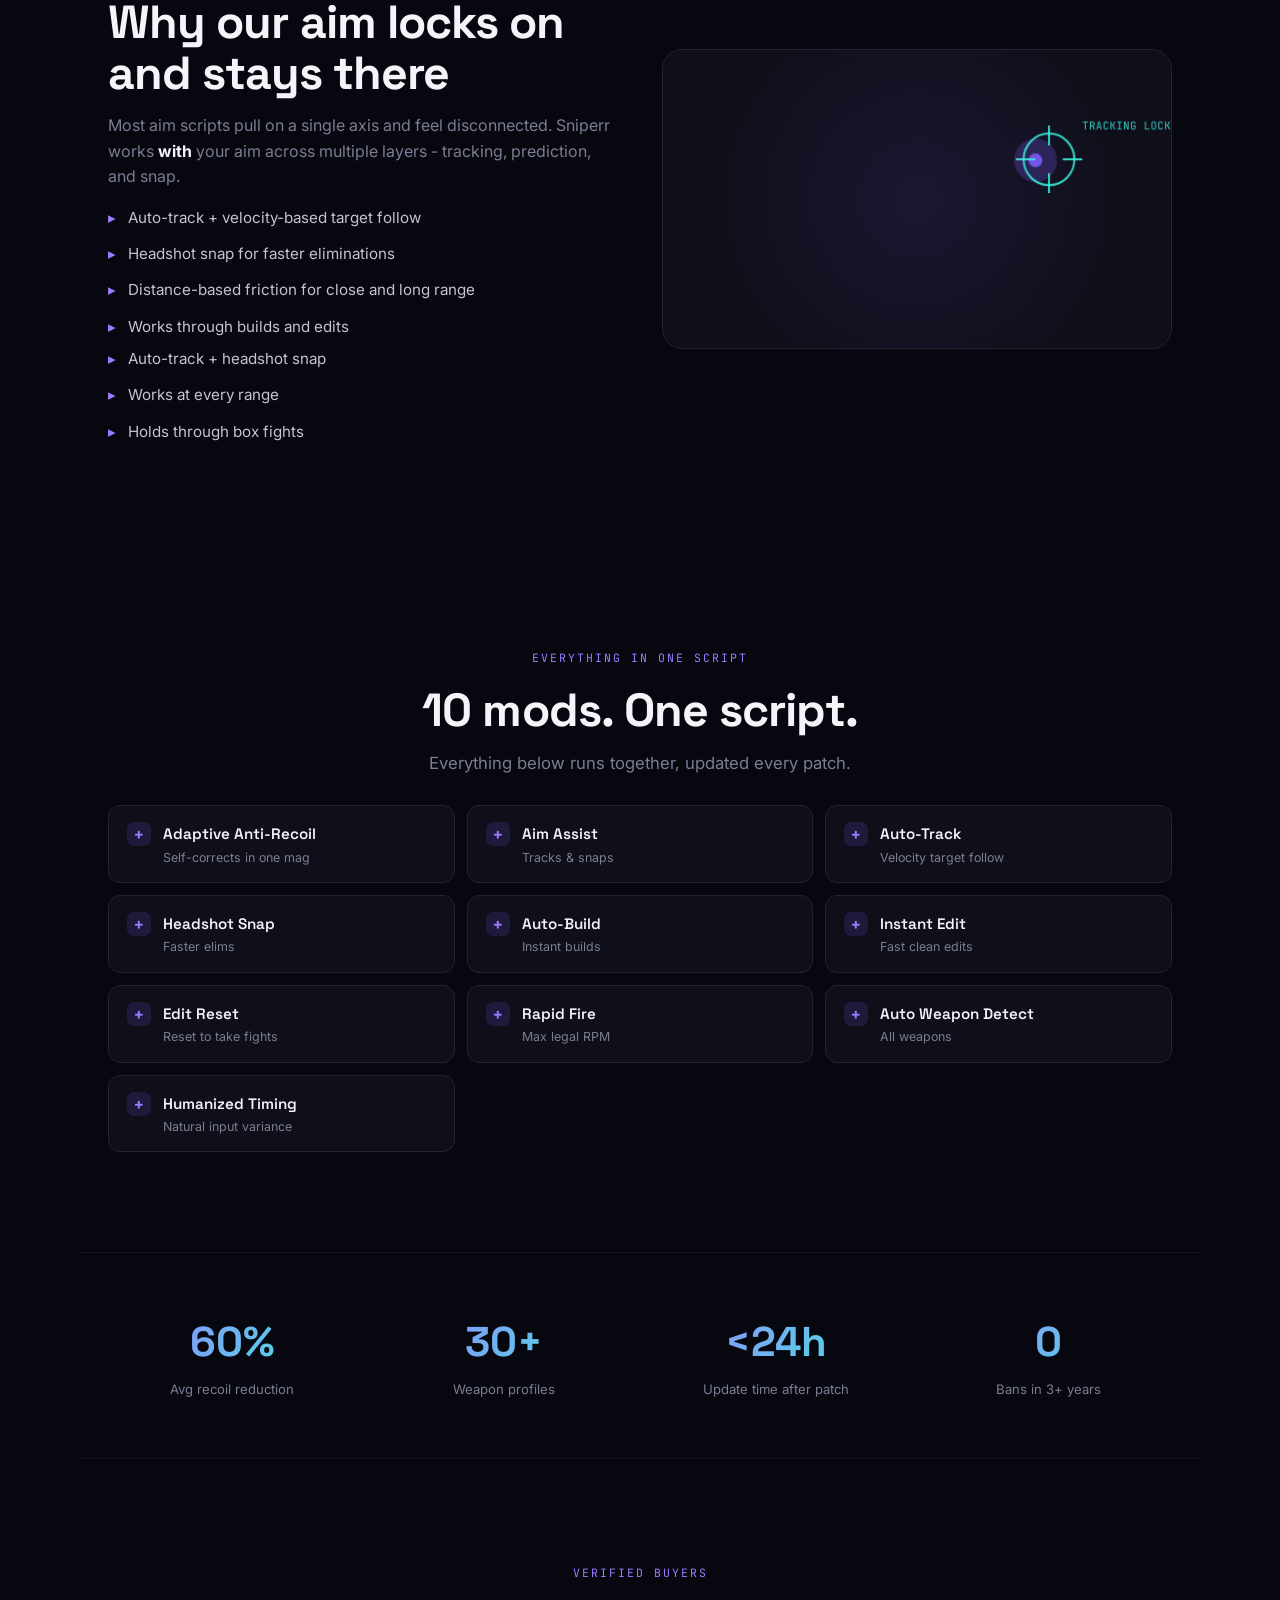
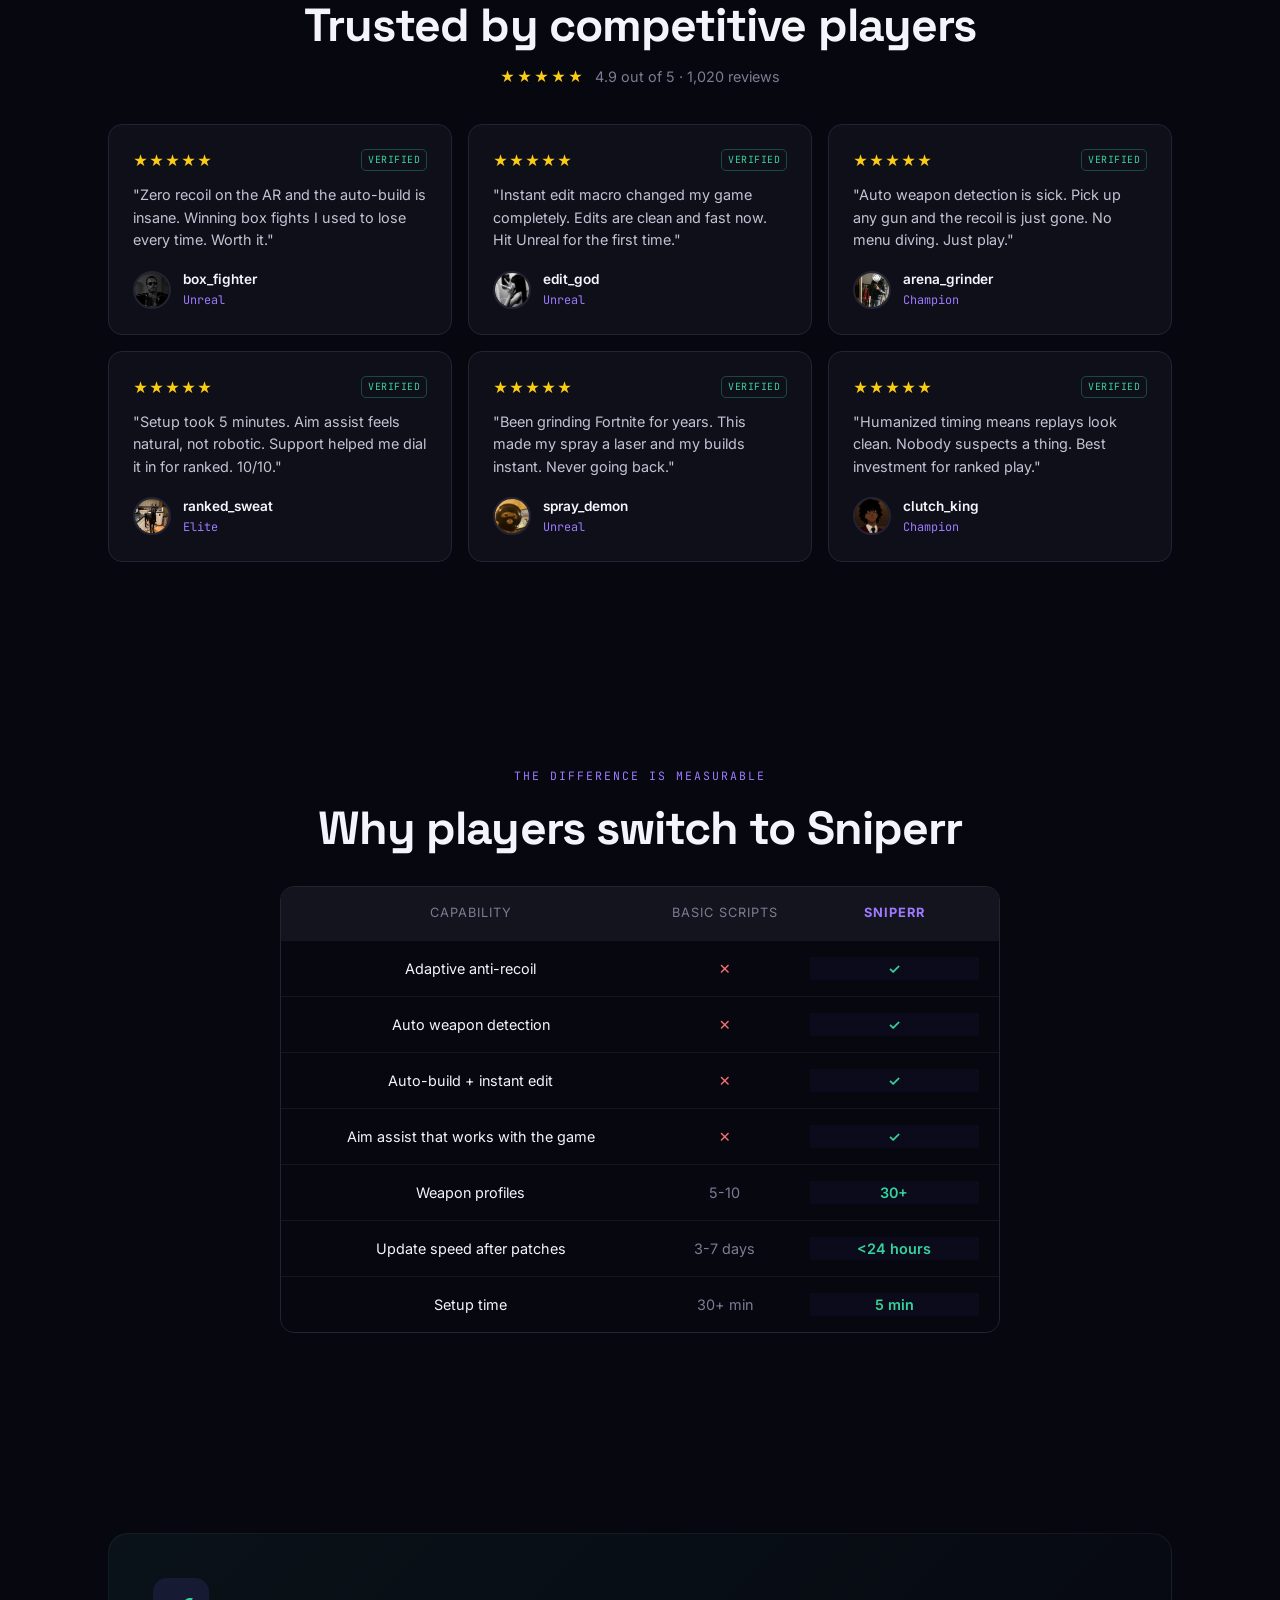
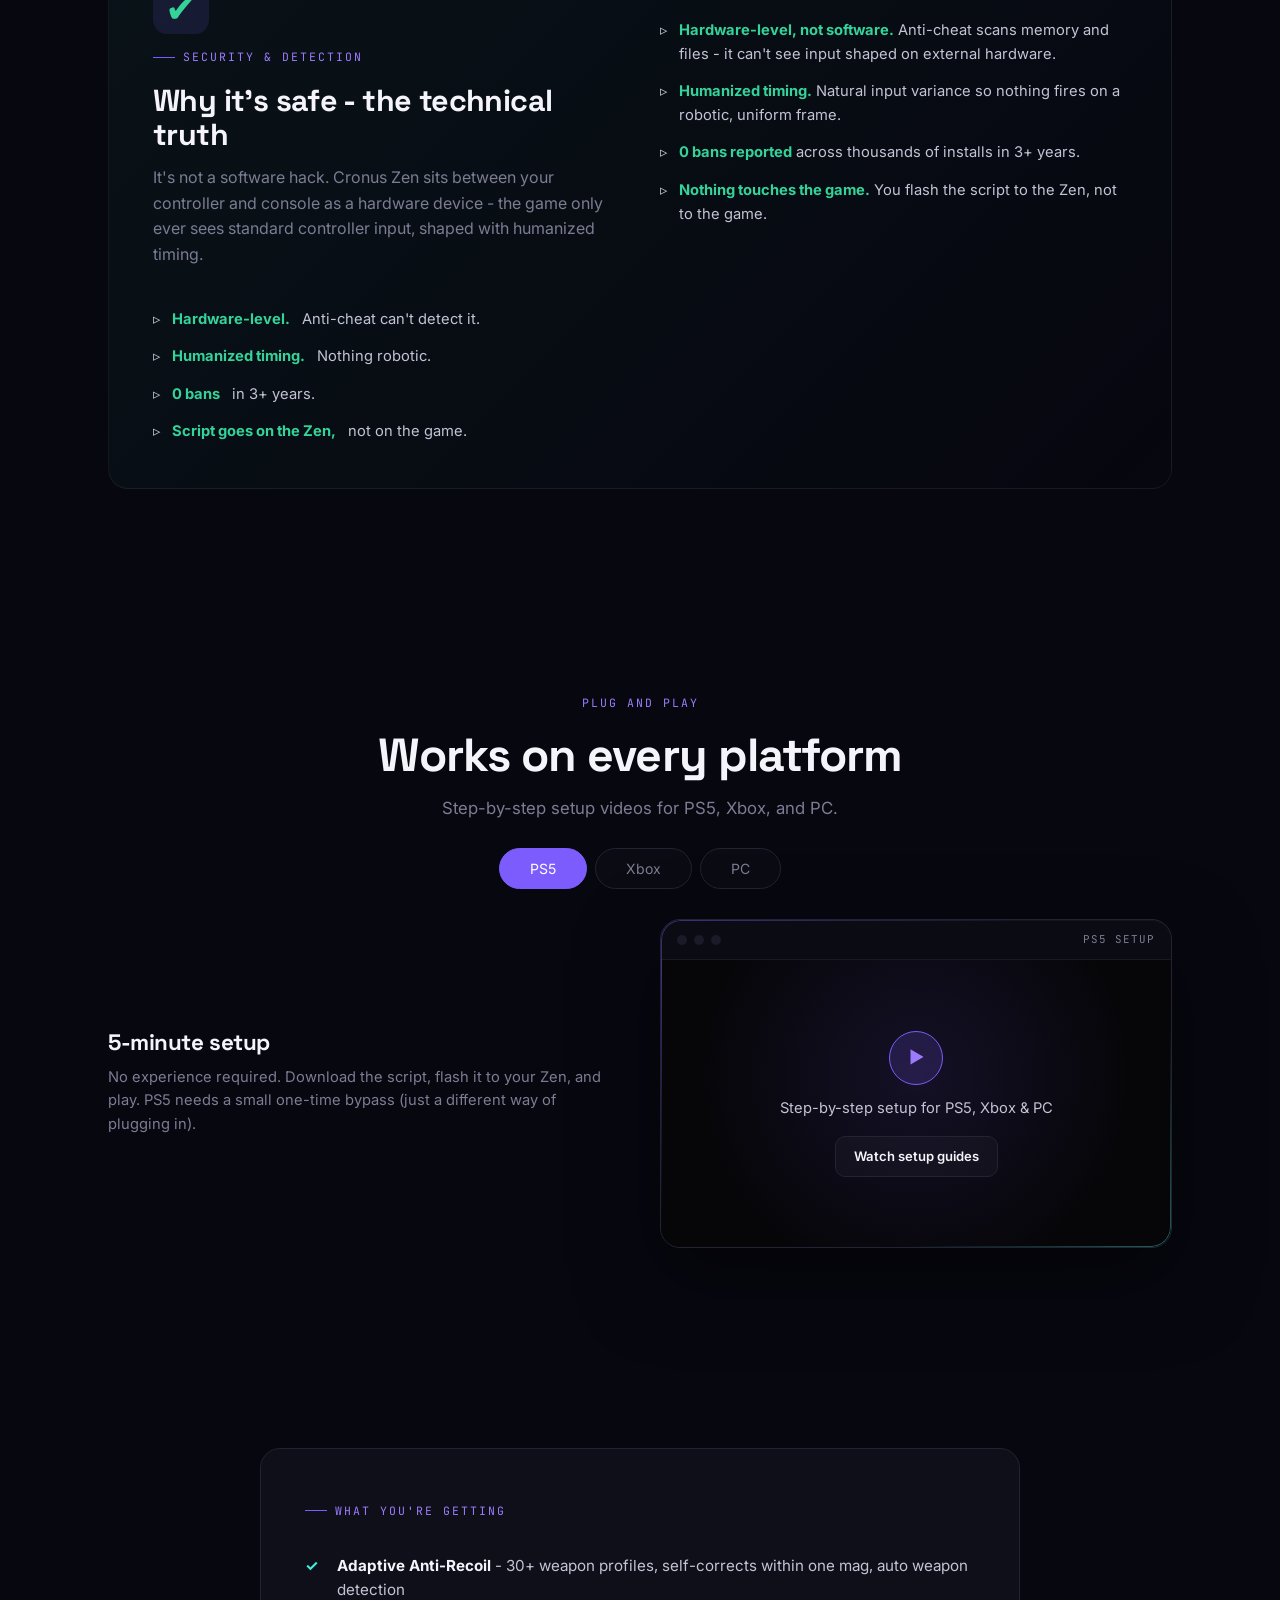
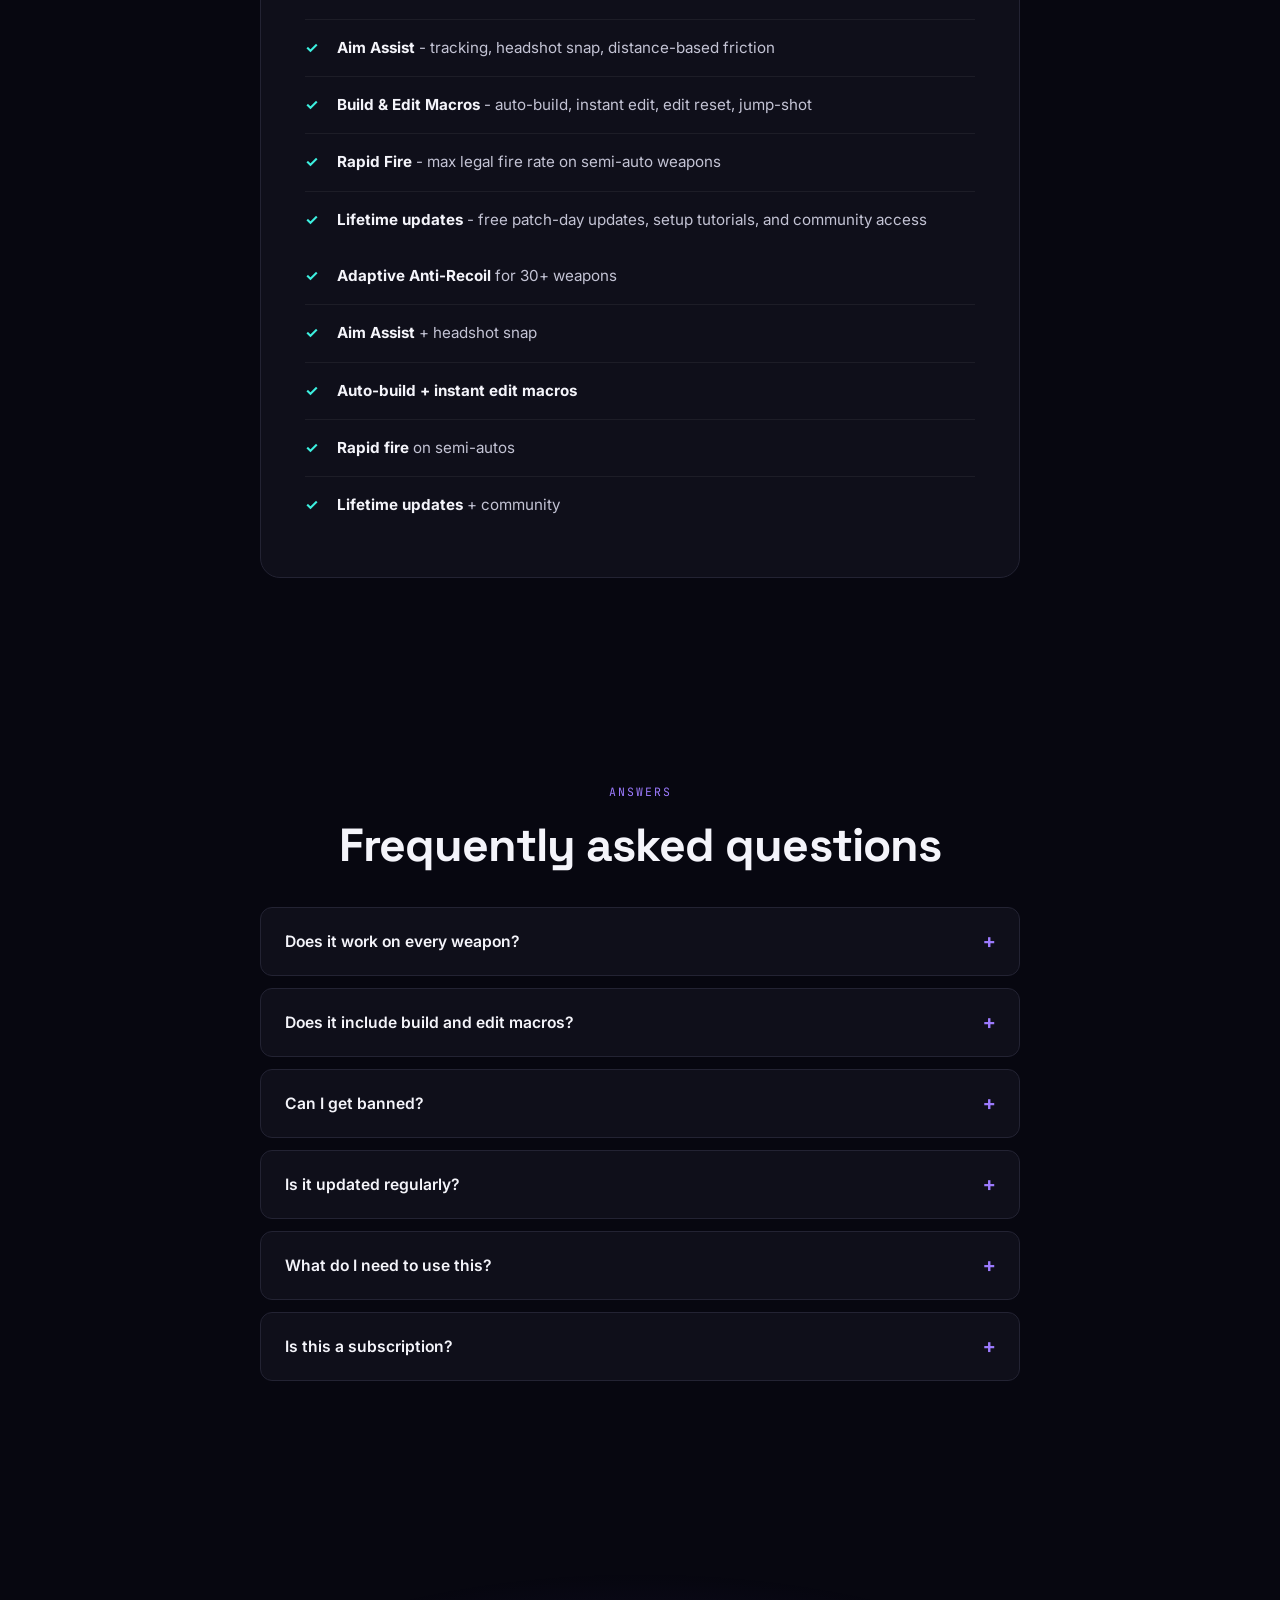
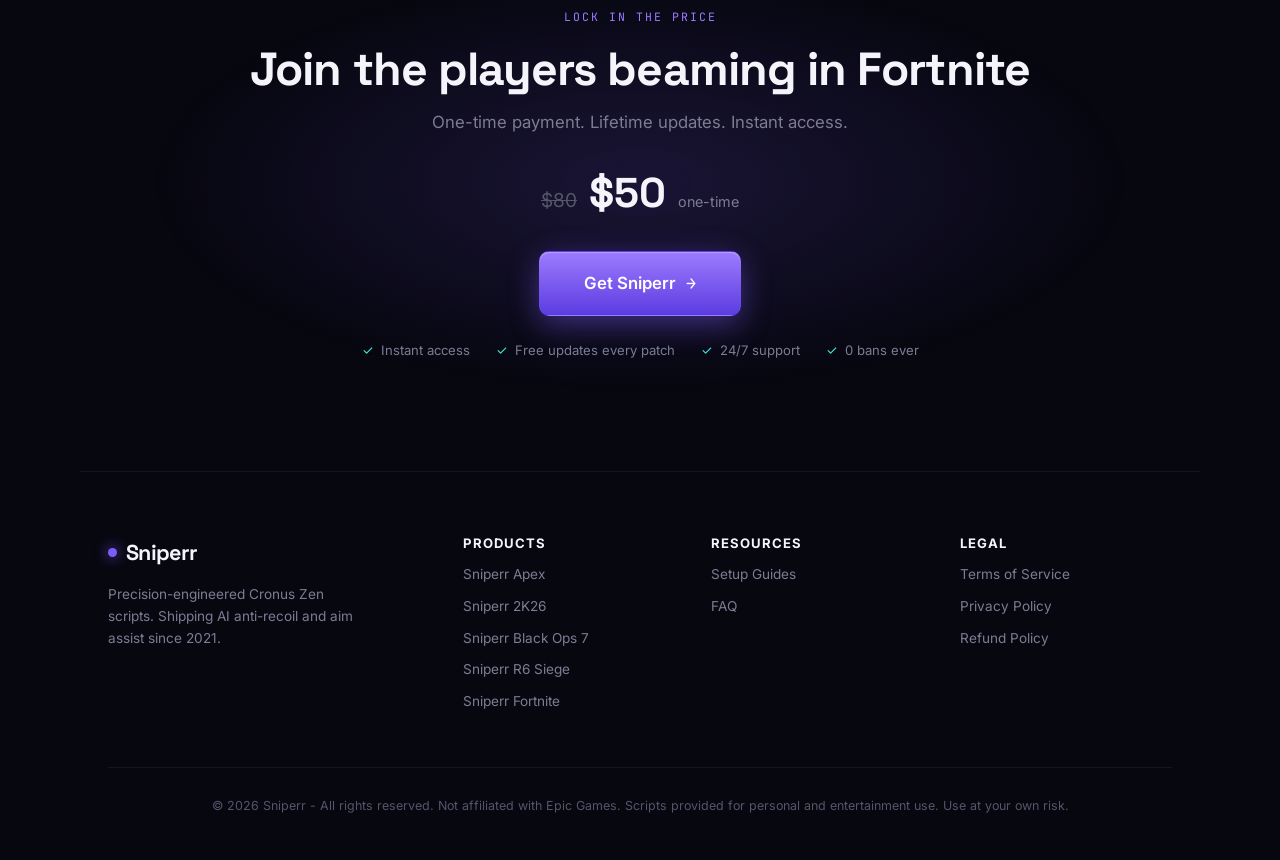
<file: fortnite.html>
<!DOCTYPE html>
<html lang="en">
<head>
    <meta charset="UTF-8">
    <meta name="viewport" content="width=device-width, initial-scale=1.0">
    <title>Sniperr - Engineered Fortnite Cronus Zen Script | Anti-Recoil + Aim Assist</title>
    <meta name="description" content="Sniperr engineers the Fortnite Cronus Zen script. Anti-recoil with per-weapon profiles, aim assist, rapid fire, auto-build and instant edit macros. PS5, Xbox, PC.">
    <link rel="preconnect" href="https://fonts.googleapis.com">
    <link rel="preconnect" href="https://fonts.gstatic.com" crossorigin>
    <link href="https://fonts.googleapis.com/css2?family=Space+Grotesk:wght@400;500;600;700&family=Inter:wght@400;500;600;700&family=JetBrains+Mono:wght@400;500;700&display=swap" rel="stylesheet">
    <link rel="stylesheet" href="styles.css">
    <link rel="icon" href="favicon.svg" type="image/svg+xml">
</head>
<body>
    <div class="bg-atmosphere"></div>
    <div class="bg-grid"></div>
    <div class="bg-grain"></div>

    <div class="announce">FORTNITE - PER-WEAPON PROFILES + BUILD &amp; EDIT MACROS · UPDATED &lt;24H AFTER PATCH</div>

    <div class="nav-wrap" id="navWrap">
        <nav>
            <div class="logo"><span class="dot"></span>Sniperr</div>
            <div class="nav-links">
                <a href="#how">How it works</a>
                <a href="#reviews">Reviews</a>
                <a href="#faq">FAQ</a>
                <a href="https://whop.com/checkout/plan_AWUGHrRZlbGwi" class="nav-cta">Get Sniperr</a>
            </div>
        </nav>
    </div>

    <main>
        <!-- HERO -->
        <section class="section hero">
            <div class="hero-pill"><span class="live"></span> Per-weapon profiles + build macros · 0 bans in 3+ years</div>
            <h1>The <span class="grad">engineered</span> Fortnite<br>Cronus Zen script</h1>
            <p class="hero-sub dt-only">Anti-recoil with per-weapon profiles, aim assist, rapid fire, plus auto-build and instant edit macros. Win every box fight.</p>
            <p class="hero-sub mob-only">Anti-recoil + aim assist. Auto-build + instant edit. Rapid fire.</p>
            <div class="rating-row"><span class="stars">&#9733;&#9733;&#9733;&#9733;&#9733;</span> 4.9 / 5 · 1,020 verified reviews</div>
            <div class="price-row">
                <span class="old-price">$80</span>
                <span class="new-price">$50</span>
                <span class="price-label">one-time <span class="save">SAVE 38%</span></span>
            </div>
            <div class="hero-actions">
                <a href="https://whop.com/checkout/plan_AWUGHrRZlbGwi" class="btn btn-primary btn-lg btn-arrow">Get Sniperr</a>
                <a href="#demo" class="btn btn-ghost btn-lg">See it work</a>
            </div>
            <div class="trust-strip">
                <span class="item">Every weapon</span>
                <span class="item">Build &amp; edit macros</span>
                <span class="item">PS5 · Xbox · PC</span>
                <span class="item">5-minute setup</span>
            </div>

            <div class="vsl-wrap" style="margin-top:24px;">
                <div class="vframe">
                    <div class="vframe-bar"><span class="d"></span><span class="d"></span><span class="d"></span><span class="tag">LIVE GAMEPLAY · FORTNITE</span></div>
                    <div class="video-embed">
                        <div id="vidalytics_embed_0KO4VjmZQHL5JD18" style="width: 100%; position:relative; padding-top: 56.25%;"></div>
                        <script type="text/javascript">
                        (function (v, i, d, a, l, y, t, c, s) {
                            y='_'+d.toLowerCase();c=d+'L';if(!v[d]){v[d]={};}if(!v[c]){v[c]={};}if(!v[y]){v[y]={};}var vl='Loader',vli=v[y][vl],vsl=v[c][vl + 'Script'],vlf=v[c][vl + 'Loaded'],ve='Embed';
                            if (!vsl){vsl=function(u,cb){
                                if(t){cb();return;}s=i.createElement("script");s.type="text/javascript";s.async=1;s.src=u;
                                if(s.readyState){s.onreadystatechange=function(){if(s.readyState==="loaded"||s.readyState=="complete"){s.onreadystatechange=null;vlf=1;cb();}};}else{s.onload=function(){vlf=1;cb();};}
                                i.getElementsByTagName("head")[0].appendChild(s);
                            };}
                            vsl(l+'loader.min.js',function(){if(!vli){var vlc=v[c][vl];vli=new vlc();}vli.loadScript(l+'player.min.js',function(){var vec=v[d][ve];t=new vec();t.run(a);});});
                        })(window, document, 'Vidalytics', 'vidalytics_embed_0KO4VjmZQHL5JD18', 'https://fast.vidalytics.com/embeds/tlH3XS0p/0KO4VjmZQHL5JD18/');
                        </script>
                    </div>
                </div>
            </div>
        </section>

        <!-- INTERACTIVE RECOIL DEMO -->
        <section class="section reveal" id="demo">
            <div class="center" style="margin-bottom:40px;">
                <p class="eyebrow center">INTERACTIVE TELEMETRY</p>
                <h2 class="h2">Flip it on. Watch the spray tighten.</h2>
                <p class="sub dt-only">This is a real Fortnite AR spray. Toggle Sniperr and watch the anti-recoil snap the spread to a controllable line - adapting per weapon you pick up.</p>
                <p class="sub mob-only">Toggle it on. Watch the spray collapse.</p>
            </div>
            <div class="demo-wrap">
                <div class="demo-stage">
                    <div class="demo-statebadge off" id="recoilBadge">SNIPERR: OFF</div>
                    <canvas id="recoilCanvas" width="640" height="440" data-mode="recoil"></canvas>
                </div>
                <div>
                    <div class="demo-toggle" role="tablist">
                        <button id="btnOff" class="active">OFF</button>
                        <button id="btnOn">SNIPERR ON</button>
                    </div>
                    <div class="demo-readouts">
                        <div class="readout"><span class="k">Vertical recoil</span><span class="v">100%</span></div>
                        <div class="readout"><span class="k">Spray spread</span><span class="v">42 px</span></div>
                        <div class="readout"><span class="k">Shots on target</span><span class="v">11 / 30</span></div>
                        <div class="readout"><span class="k">Time-to-control</span><span class="v"> - </span></div>
                    </div>
                    <p class="dt-only" style="color:var(--text-dim); font-size:0.85rem; margin-top:18px;">Anti-recoil adapts within one mag, and auto weapon detection loads the right profile the instant you swap guns.</p>
                </div>
            </div>
        </section>

        <!-- WHY MOST FORTNITE SCRIPTS FAIL -->
        <section class="section reveal" id="how">
            <div class="center" style="margin-bottom:36px;">
                <p class="eyebrow center">WHY YOU'VE BEEN BURNED BEFORE</p>
                <h2 class="h2">Why almost every Fortnite script fails</h2>
                <p class="sub dt-only">If you've tried scripts that felt off in Fortnite, here's why - and how we fixed each one.</p>
                <p class="sub mob-only">Here's why they failed and how we fixed it.</p>
            </div>
            <div class="teardown-grid">
                <div class="teardown-card">
                    <div class="fail">&#x2715; Failure 01</div>
                    <h3>Static recoil that never adapts</h3>
                    <p class="tc-desc">Fortnite weapons each have their own spray. One fixed pull over- or under-corrects on most guns.</p>
                    <div class="fix">Sniperr fix: <b>adaptive anti-recoil</b> that self-corrects within one mag, per weapon.</div>
                </div>
                <div class="teardown-card">
                    <div class="fail">&#x2715; Failure 02</div>
                    <h3>No build or edit macros</h3>
                    <p class="tc-desc">Box fights are won on building and editing speed. Recoil-only scripts leave you cold in close fights.</p>
                    <div class="fix">Sniperr fix: <b>auto-build + instant edit</b> macros tuned for fast box fights.</div>
                </div>
                <div class="teardown-card">
                    <div class="fail">&#x2715; Failure 03</div>
                    <h3>Aim that fights aim assist</h3>
                    <p class="tc-desc">Naive aim scripts override the game's aim assist, making your aim float and feel disconnected.</p>
                    <div class="fix">Sniperr fix: <b>aim assist</b> that works with the game - tracking, friction, and headshot snap.</div>
                </div>
                <div class="teardown-card">
                    <div class="fail">&#x2715; Failure 04</div>
                    <h3>Robotic, easy-to-spot timing</h3>
                    <p class="tc-desc">Perfectly uniform inputs look unnatural in replays. Cheap scripts fire on the exact same frame.</p>
                    <div class="fix">Sniperr fix: <b>humanized anti-detection timing</b> with natural input variance.</div>
                </div>
            </div>
        </section>

        <!-- AIM ENGINE -->
        <section class="section reveal">
            <div class="split">
                <div>
                    <p class="eyebrow">THE AIM ENGINE</p>
                    <h2 class="h2">Why our aim locks on and stays there</h2>
                    <p class="dt-only">Most aim scripts pull on a single axis and feel disconnected. Sniperr works <b style="color:var(--text)">with</b> your aim across multiple layers - tracking, prediction, and snap.</p>
                    <p class="mob-only">Aim assist that tracks, predicts, and snaps.</p>
                    <ul class="feature-list dt-only">
                        <li>Auto-track + velocity-based target follow</li>
                        <li>Headshot snap for faster eliminations</li>
                        <li>Distance-based friction for close and long range</li>
                        <li>Works through builds and edits</li>
                    </ul>
                    <ul class="feature-list mob-only">
                        <li>Auto-track + headshot snap</li>
                        <li>Works at every range</li>
                        <li>Holds through box fights</li>
                    </ul>
                </div>
                <div class="track-vis" id="trackVis"></div>
            </div>
        </section>

        <!-- MODS -->
        <section class="section reveal">
            <div class="center" style="margin-bottom:28px;">
                <p class="eyebrow center">EVERYTHING IN ONE SCRIPT</p>
                <h2 class="h2">10 mods. One script.</h2>
                <p class="sub">Everything below runs together, updated every patch.</p>
            </div>
            <div class="mods-grid" id="modsGrid"></div>
        </section>

        <!-- STATS -->
        <section class="stats-bar reveal">
            <div class="stat-item"><span class="stat-number" data-count="60" data-suffix="%">0%</span><span class="stat-desc">Avg recoil reduction</span></div>
            <div class="stat-item"><span class="stat-number" data-count="30" data-suffix="+">0</span><span class="stat-desc">Weapon profiles</span></div>
            <div class="stat-item"><span class="stat-number" data-count="24" data-prefix="<" data-suffix="h">0</span><span class="stat-desc">Update time after patch</span></div>
            <div class="stat-item"><span class="stat-number" data-count="0" data-suffix="">0</span><span class="stat-desc">Bans in 3+ years</span></div>
        </section>

        <!-- REVIEWS -->
        <section class="section center reveal" id="reviews">
            <p class="eyebrow center">VERIFIED BUYERS</p>
            <h2 class="h2">Trusted by competitive players</h2>
            <div class="rating-row" style="margin-top:6px;"><span class="stars">&#9733;&#9733;&#9733;&#9733;&#9733;</span> 4.9 out of 5 · 1,020 reviews</div>
            <div class="reviews-grid">
                <div class="review-card"><span class="verified">VERIFIED</span><div class="stars sm">&#9733;&#9733;&#9733;&#9733;&#9733;</div><p class="review-text">"Zero recoil on the AR and the auto-build is insane. Winning box fights I used to lose every time. Worth it."</p><div class="reviewer"><img src="image reviews/Tyler_Durden.png" alt="" class="reviewer-avatar"><div><div class="reviewer-name">box_fighter</div><div class="reviewer-rank">Unreal</div></div></div></div>
                <div class="review-card"><span class="verified">VERIFIED</span><div class="stars sm">&#9733;&#9733;&#9733;&#9733;&#9733;</div><p class="review-text">"Instant edit macro changed my game completely. Edits are clean and fast now. Hit Unreal for the first time."</p><div class="reviewer"><img src="image reviews/xo.jpg" alt="" class="reviewer-avatar"><div><div class="reviewer-name">edit_god</div><div class="reviewer-rank">Unreal</div></div></div></div>
                <div class="review-card"><span class="verified">VERIFIED</span><div class="stars sm">&#9733;&#9733;&#9733;&#9733;&#9733;</div><p class="review-text">"Auto weapon detection is sick. Pick up any gun and the recoil is just gone. No menu diving. Just play."</p><div class="reviewer"><img src="image reviews/5c97d7c3bca62c9531192603ec620d3b.png" alt="" class="reviewer-avatar"><div><div class="reviewer-name">arena_grinder</div><div class="reviewer-rank">Champion</div></div></div></div>
                <div class="review-card"><span class="verified">VERIFIED</span><div class="stars sm">&#9733;&#9733;&#9733;&#9733;&#9733;</div><p class="review-text">"Setup took 5 minutes. Aim assist feels natural, not robotic. Support helped me dial it in for ranked. 10/10."</p><div class="reviewer"><img src="image reviews/e8513c258001f949906adfd45d00f564.png" alt="" class="reviewer-avatar"><div><div class="reviewer-name">ranked_sweat</div><div class="reviewer-rank">Elite</div></div></div></div>
                <div class="review-card"><span class="verified">VERIFIED</span><div class="stars sm">&#9733;&#9733;&#9733;&#9733;&#9733;</div><p class="review-text">"Been grinding Fortnite for years. This made my spray a laser and my builds instant. Never going back."</p><div class="reviewer"><img src="image reviews/jamsuyy on TikTok.jpg" alt="" class="reviewer-avatar"><div><div class="reviewer-name">spray_demon</div><div class="reviewer-rank">Unreal</div></div></div></div>
                <div class="review-card"><span class="verified">VERIFIED</span><div class="stars sm">&#9733;&#9733;&#9733;&#9733;&#9733;</div><p class="review-text">"Humanized timing means replays look clean. Nobody suspects a thing. Best investment for ranked play."</p><div class="reviewer"><img src="image reviews/undefined.jpg" alt="" class="reviewer-avatar"><div><div class="reviewer-name">clutch_king</div><div class="reviewer-rank">Champion</div></div></div></div>
            </div>
        </section>

        <!-- COMPARISON -->
        <section class="section center reveal">
            <p class="eyebrow center">THE DIFFERENCE IS MEASURABLE</p>
            <h2 class="h2">Why players switch to Sniperr</h2>
            <div class="comparison-table">
                <div class="comp-header"><span>Capability</span><span>Basic scripts</span><span class="highlight">Sniperr</span></div>
                <div class="comp-row"><span>Adaptive anti-recoil</span><span class="no">&#x2715;</span><span class="yes">&#x2713;</span></div>
                <div class="comp-row"><span>Auto weapon detection</span><span class="no">&#x2715;</span><span class="yes">&#x2713;</span></div>
                <div class="comp-row"><span>Auto-build + instant edit</span><span class="no">&#x2715;</span><span class="yes">&#x2713;</span></div>
                <div class="comp-row"><span>Aim assist that works with the game</span><span class="no">&#x2715;</span><span class="yes">&#x2713;</span></div>
                <div class="comp-row"><span>Weapon profiles</span><span class="meh">5-10</span><span class="yes">30+</span></div>
                <div class="comp-row"><span>Update speed after patches</span><span class="meh">3-7 days</span><span class="yes">&lt;24 hours</span></div>
                <div class="comp-row"><span>Setup time</span><span class="meh">30+ min</span><span class="yes">5 min</span></div>
            </div>
        </section>

        <!-- SECURITY -->
        <section class="section reveal">
            <div class="security">
                <div>
                    <div class="shield">&#x2714;</div>
                    <p class="eyebrow" style="margin-top:14px;">SECURITY &amp; DETECTION</p>
                    <h2 class="h2" style="font-size:1.9rem;">Why it's safe - the technical truth</h2>
                    <p class="dt-only" style="color:var(--text-dim);">It's not a software hack. Cronus Zen sits between your controller and console as a hardware device - the game only ever sees standard controller input, shaped with humanized timing.</p>
                    <p class="mob-only" style="color:var(--text-dim);">Hardware device, not software. Anti-cheat can't see it.</p>
                </div>
                <ul class="sec-points dt-only">
                    <li>&#x25B9; <span><b>Hardware-level, not software.</b> Anti-cheat scans memory and files - it can't see input shaped on external hardware.</span></li>
                    <li>&#x25B9; <span><b>Humanized timing.</b> Natural input variance so nothing fires on a robotic, uniform frame.</span></li>
                    <li>&#x25B9; <span><b>0 bans reported</b> across thousands of installs in 3+ years.</span></li>
                    <li>&#x25B9; <span><b>Nothing touches the game.</b> You flash the script to the Zen, not to the game.</span></li>
                </ul>
                <ul class="sec-points mob-only">
                    <li>&#x25B9; <b>Hardware-level.</b> Anti-cheat can't detect it.</li>
                    <li>&#x25B9; <b>Humanized timing.</b> Nothing robotic.</li>
                    <li>&#x25B9; <b>0 bans</b> in 3+ years.</li>
                    <li>&#x25B9; <b>Script goes on the Zen,</b> not on the game.</li>
                </ul>
            </div>
        </section>

        <!-- PLATFORMS -->
        <section class="section center reveal">
            <p class="eyebrow center">PLUG AND PLAY</p>
            <h2 class="h2">Works on every platform</h2>
            <p class="sub">Step-by-step setup videos for PS5, Xbox, and PC.</p>
            <div class="platform-tabs">
                <button class="platform-tab active">PS5</button>
                <button class="platform-tab">Xbox</button>
                <button class="platform-tab">PC</button>
            </div>
            <div class="platform-content">
                <div style="text-align:left;">
                    <h3>5-minute setup</h3>
                    <p class="dt-only">No experience required. Download the script, flash it to your Zen, and play. PS5 needs a small one-time bypass (just a different way of plugging in).</p>
                    <p class="mob-only">Download, flash, play. 5 minutes. Video tutorials included.</p>
                </div>
                <div class="vframe">
                    <div class="vframe-bar"><span class="d"></span><span class="d"></span><span class="d"></span><span class="tag">PS5 SETUP</span></div>
                    <div class="vid-static"><div class="vs-glyph">&#9658;</div><div class="vs-text">Step-by-step setup for PS5, Xbox &amp; PC</div><a class="btn btn-ghost" style="margin-top:4px;padding:9px 18px;font-size:0.82rem;" href="tutorials.html">Watch setup guides</a></div>
                </div>
            </div>
        </section>

        <!-- WHAT YOU GET -->
        <section class="section reveal">
            <div class="whatyouget-box">
                <p class="eyebrow">WHAT YOU'RE GETTING</p>
                <ul class="get-list dt-only">
                    <li><b>Adaptive Anti-Recoil</b> - 30+ weapon profiles, self-corrects within one mag, auto weapon detection</li>
                    <li><b>Aim Assist</b> - tracking, headshot snap, distance-based friction</li>
                    <li><b>Build &amp; Edit Macros</b> - auto-build, instant edit, edit reset, jump-shot</li>
                    <li><b>Rapid Fire</b> - max legal fire rate on semi-auto weapons</li>
                    <li><b>Lifetime updates</b> - free patch-day updates, setup tutorials, and community access</li>
                </ul>
                <ul class="get-list mob-only">
                    <li><b>Adaptive Anti-Recoil</b> for 30+ weapons</li>
                    <li><b>Aim Assist</b> + headshot snap</li>
                    <li><b>Auto-build + instant edit macros</b></li>
                    <li><b>Rapid fire</b> on semi-autos</li>
                    <li><b>Lifetime updates</b> + community</li>
                </ul>
            </div>
        </section>

        <!-- FAQ -->
        <section class="section center reveal" id="faq">
            <p class="eyebrow center">ANSWERS</p>
            <h2 class="h2">Frequently asked questions</h2>
            <div class="faq-list">
                <div class="faq-item"><button class="faq-q">Does it work on every weapon?</button><div class="faq-a"><p><span class="dt-only">Yes. Every AR, SMG, shotgun, and marksman weapon has a tuned profile. Auto weapon detection loads the right one the instant you swap.</span><span class="mob-only">Yes. All weapons, auto-detected when you swap.</span></p></div></div>
                <div class="faq-item"><button class="faq-q">Does it include build and edit macros?</button><div class="faq-a"><p><span class="dt-only">Yes. Auto-build, instant edit, edit reset, and jump-shot macros all run alongside the anti-recoil and aim assist.</span><span class="mob-only">Yes. Auto-build, instant edit, and more run together.</span></p></div></div>
                <div class="faq-item"><button class="faq-q">Can I get banned?</button><div class="faq-a"><p><span class="dt-only">Cronus Zen is hardware between your controller and console. The game only sees normal controller input with humanized timing. 0 bans in 3+ years.</span><span class="mob-only">Hardware-level with humanized timing. 0 bans in 3+ years.</span></p></div></div>
                <div class="faq-item"><button class="faq-q">Is it updated regularly?</button><div class="faq-a"><p><span class="dt-only">Every patch. When the meta or weapons change, we re-tune within 24 hours. Re-download and flash to your Zen.</span><span class="mob-only">Every patch. Updated within 24 hours.</span></p></div></div>
                <div class="faq-item"><button class="faq-q">What do I need to use this?</button><div class="faq-a"><p>A Cronus Zen device (~$100 on Amazon), a USB cable, and your console/PC.</p></div></div>
                <div class="faq-item"><button class="faq-q">Is this a subscription?</button><div class="faq-a"><p><span class="dt-only">No. One-time $50 payment, lifetime access to all updates, the community, and support.</span><span class="mob-only">No. One-time $50, lifetime updates.</span></p></div></div>
            </div>
        </section>

        <!-- FINAL CTA -->
        <section class="final-cta reveal">
            <p class="eyebrow center">LOCK IN THE PRICE</p>
            <h2 class="h2">Join the players beaming in Fortnite</h2>
            <p class="sub" style="margin:0 auto;">One-time payment. Lifetime updates. Instant access.</p>
            <div class="price-row" style="margin-top:24px;">
                <span class="old-price">$80</span>
                <span class="new-price">$50</span>
                <span class="price-label">one-time</span>
            </div>
            <a href="https://whop.com/checkout/plan_AWUGHrRZlbGwi" class="btn btn-primary btn-lg btn-arrow">Get Sniperr</a>
            <div class="final-checks">
                <span>Instant access</span>
                <span>Free updates every patch</span>
                <span>24/7 support</span>
                <span>0 bans ever</span>
            </div>
        </section>
    </main>

    <footer>
        <div class="footer-grid">
            <div class="footer-brand">
                <div class="logo"><span class="dot"></span>Sniperr</div>
                <p>Precision-engineered Cronus Zen scripts. Shipping AI anti-recoil and aim assist since 2021.</p>
            </div>
            <div class="footer-col"><h4>Products</h4><a href="apex.html">Sniperr Apex</a><a href="index.html">Sniperr 2K26</a><a href="cod.html">Sniperr Black Ops 7</a><a href="r6.html">Sniperr R6 Siege</a><a href="fortnite.html">Sniperr Fortnite</a></div>
            <div class="footer-col"><h4>Resources</h4><a href="tutorials.html">Setup Guides</a><a href="#faq">FAQ</a></div>
            <div class="footer-col"><h4>Legal</h4><a href="terms.html">Terms of Service</a><a href="privacy.html">Privacy Policy</a><a href="refund.html">Refund Policy</a></div>
        </div>
        <p class="footer-copy">&#169; 2026 Sniperr - All rights reserved. Not affiliated with Epic Games. Scripts provided for personal and entertainment use. Use at your own risk.</p>
    </footer>

    <script>
        window.SNIPERR_MODS = [["Adaptive Anti-Recoil", "Self-corrects in one mag"], ["Aim Assist", "Tracks & snaps"], ["Auto-Track", "Velocity target follow"], ["Headshot Snap", "Faster elims"], ["Auto-Build", "Instant builds"], ["Instant Edit", "Fast clean edits"], ["Edit Reset", "Reset to take fights"], ["Rapid Fire", "Max legal RPM"], ["Auto Weapon Detect", "All weapons"], ["Humanized Timing", "Natural input variance"]];
        window.SNIPERR_CLARITY_ID = "wpo9a6b5ys";
    </script>
    <script>
        window.SNIPERR_CHECKOUT = { game: "fortnite" };
    </script>

    <script src="script.js"></script>
</body>
</html>
</file>
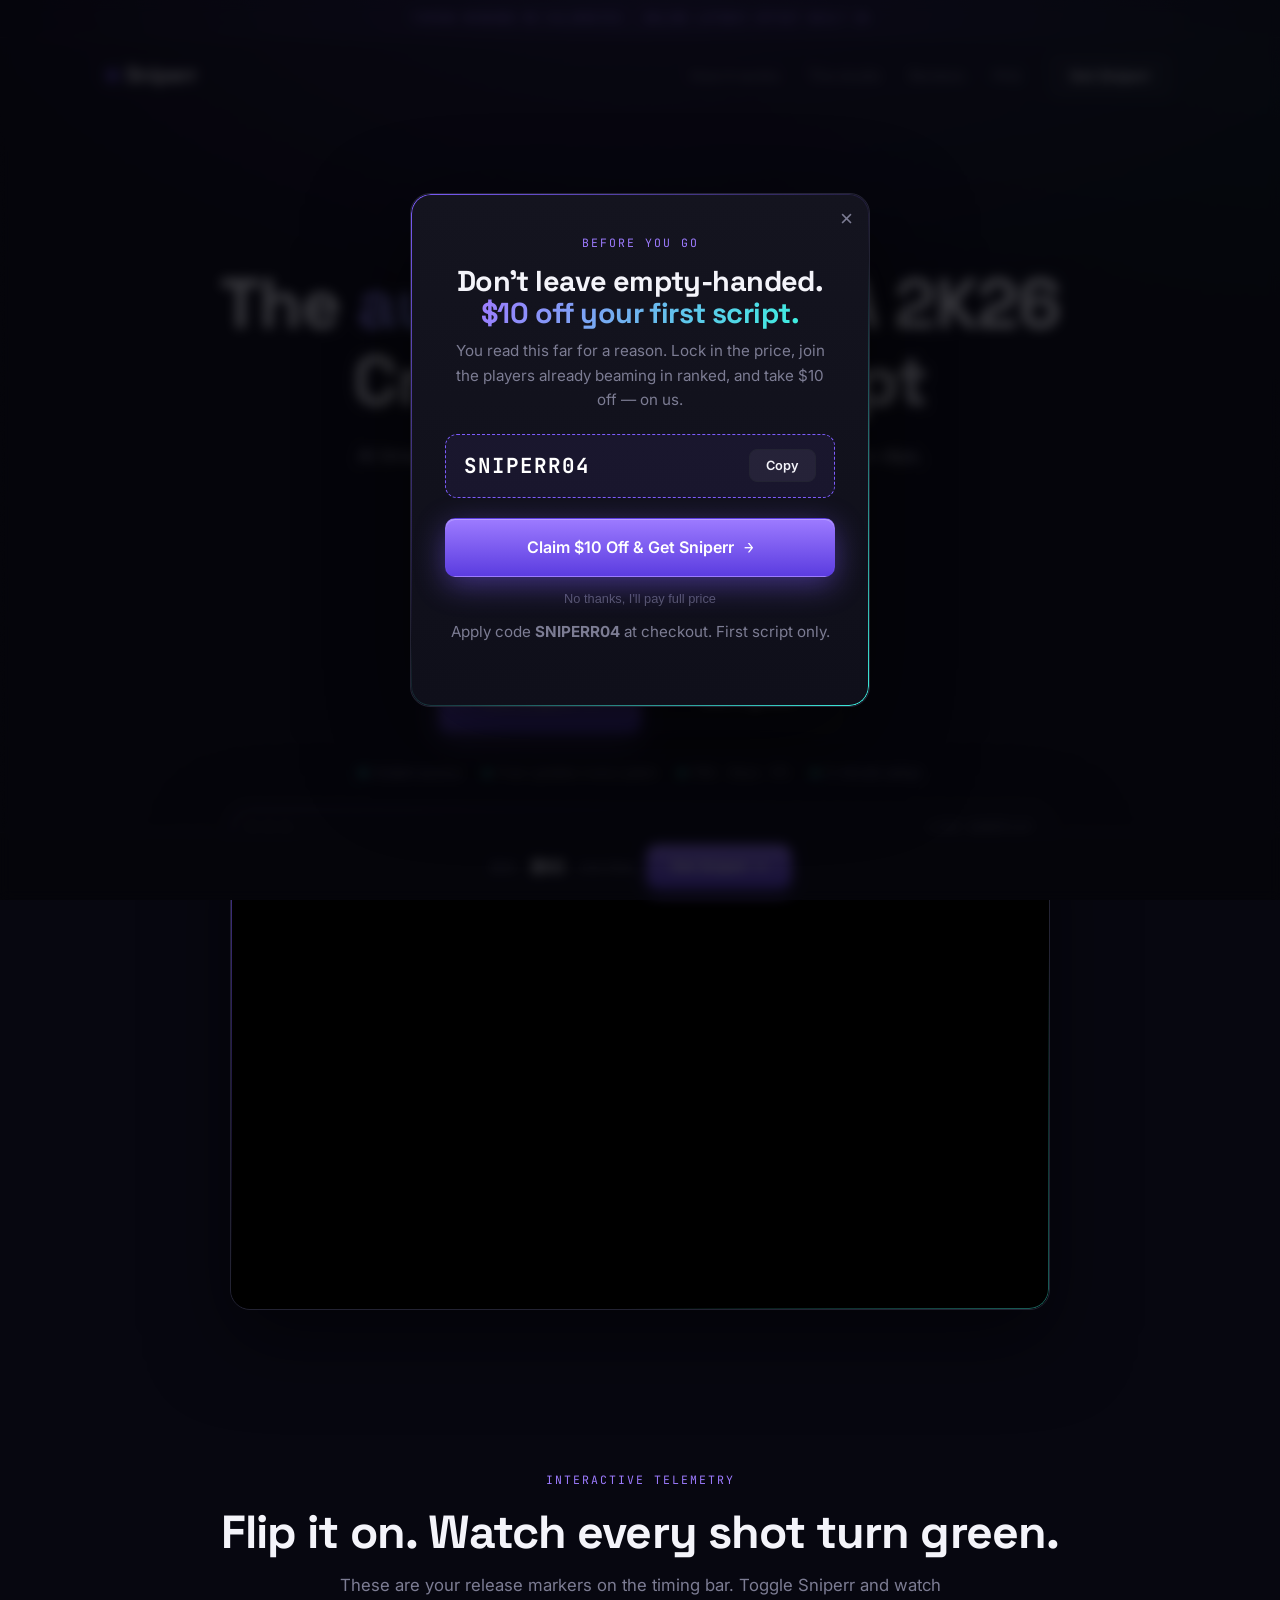
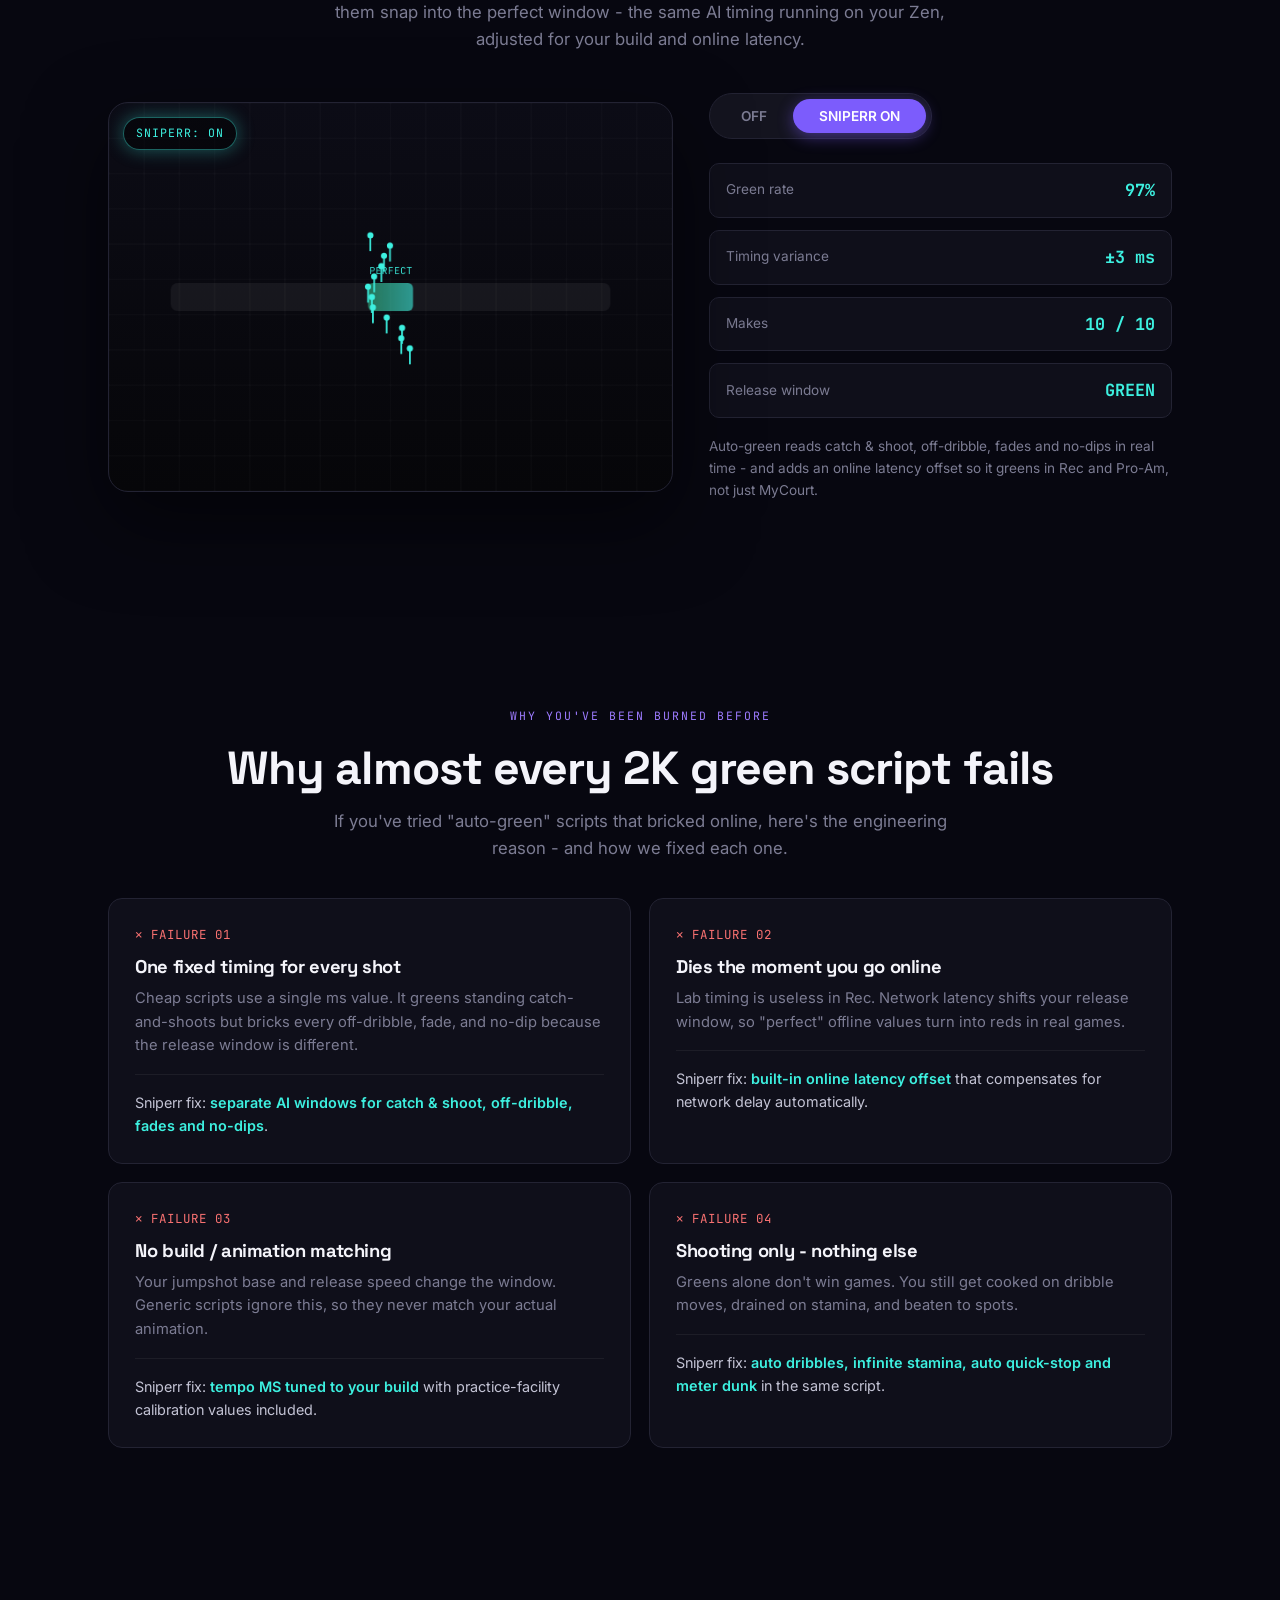
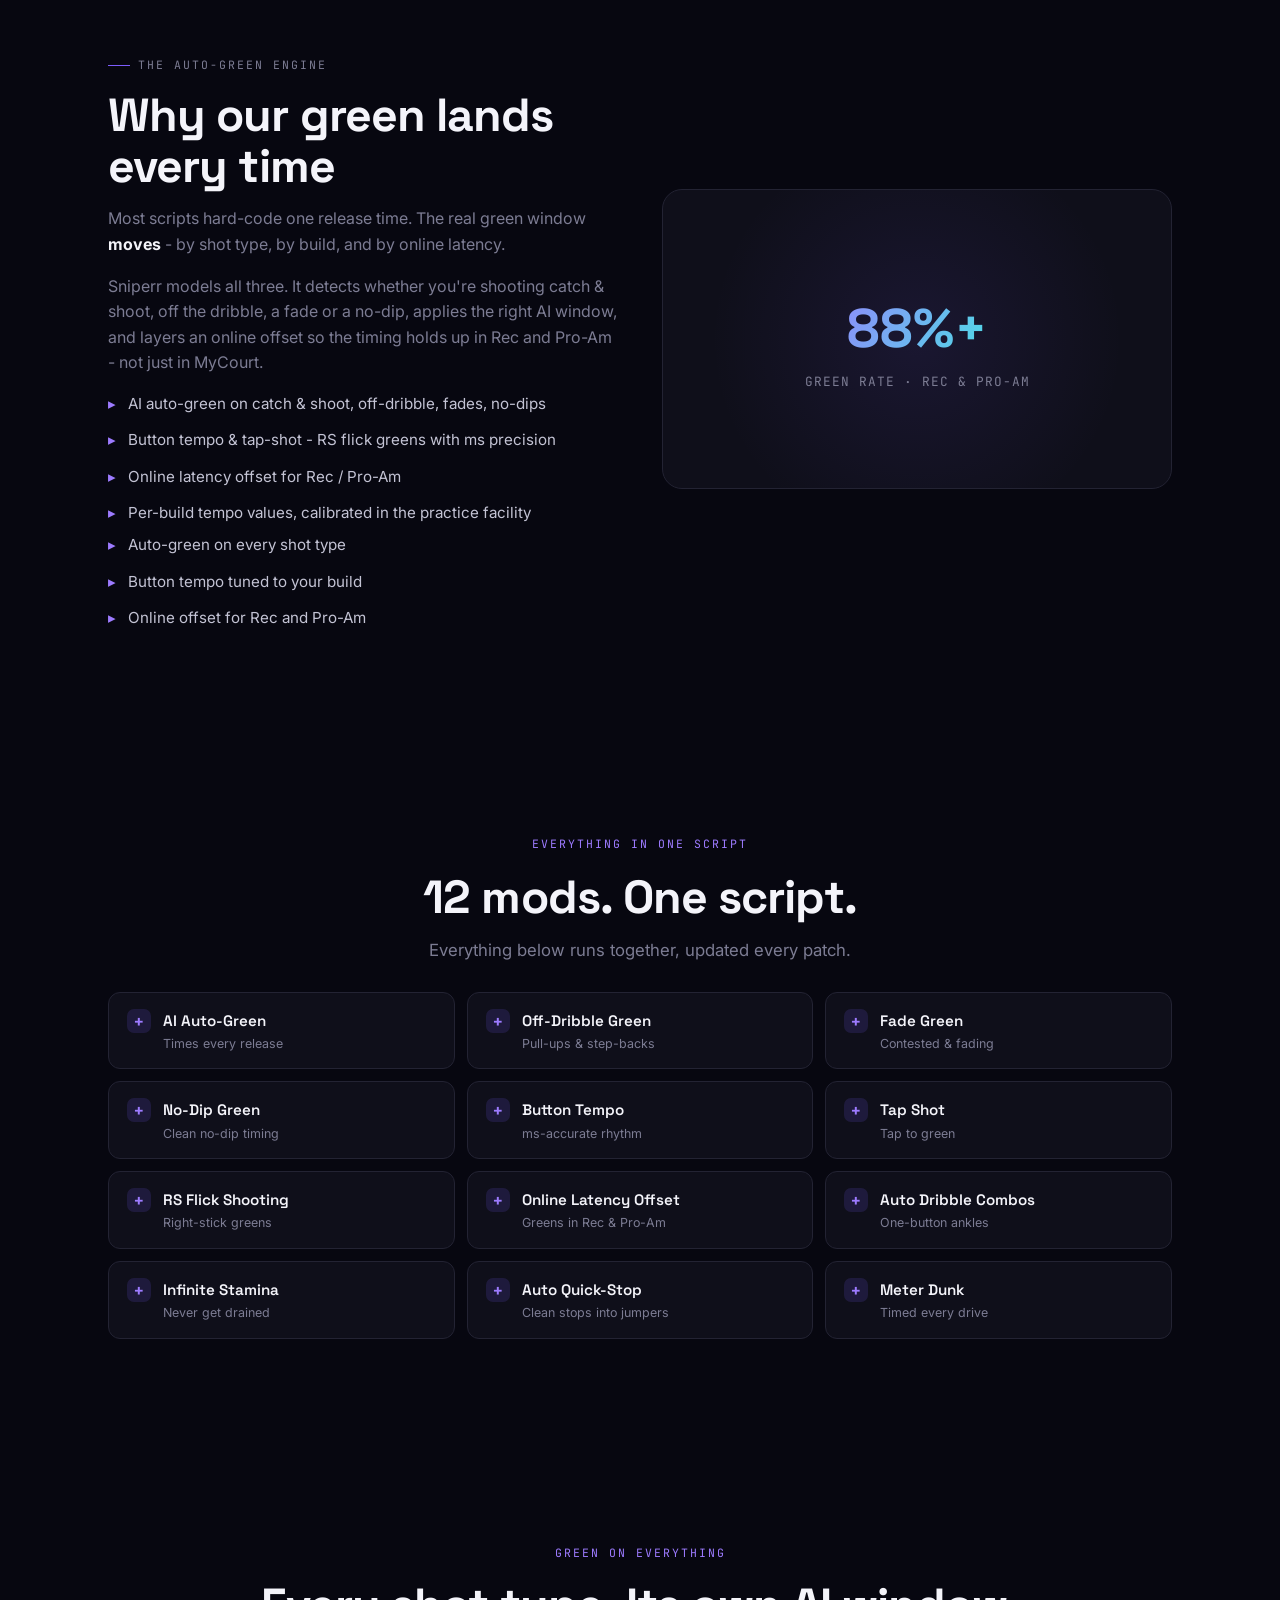
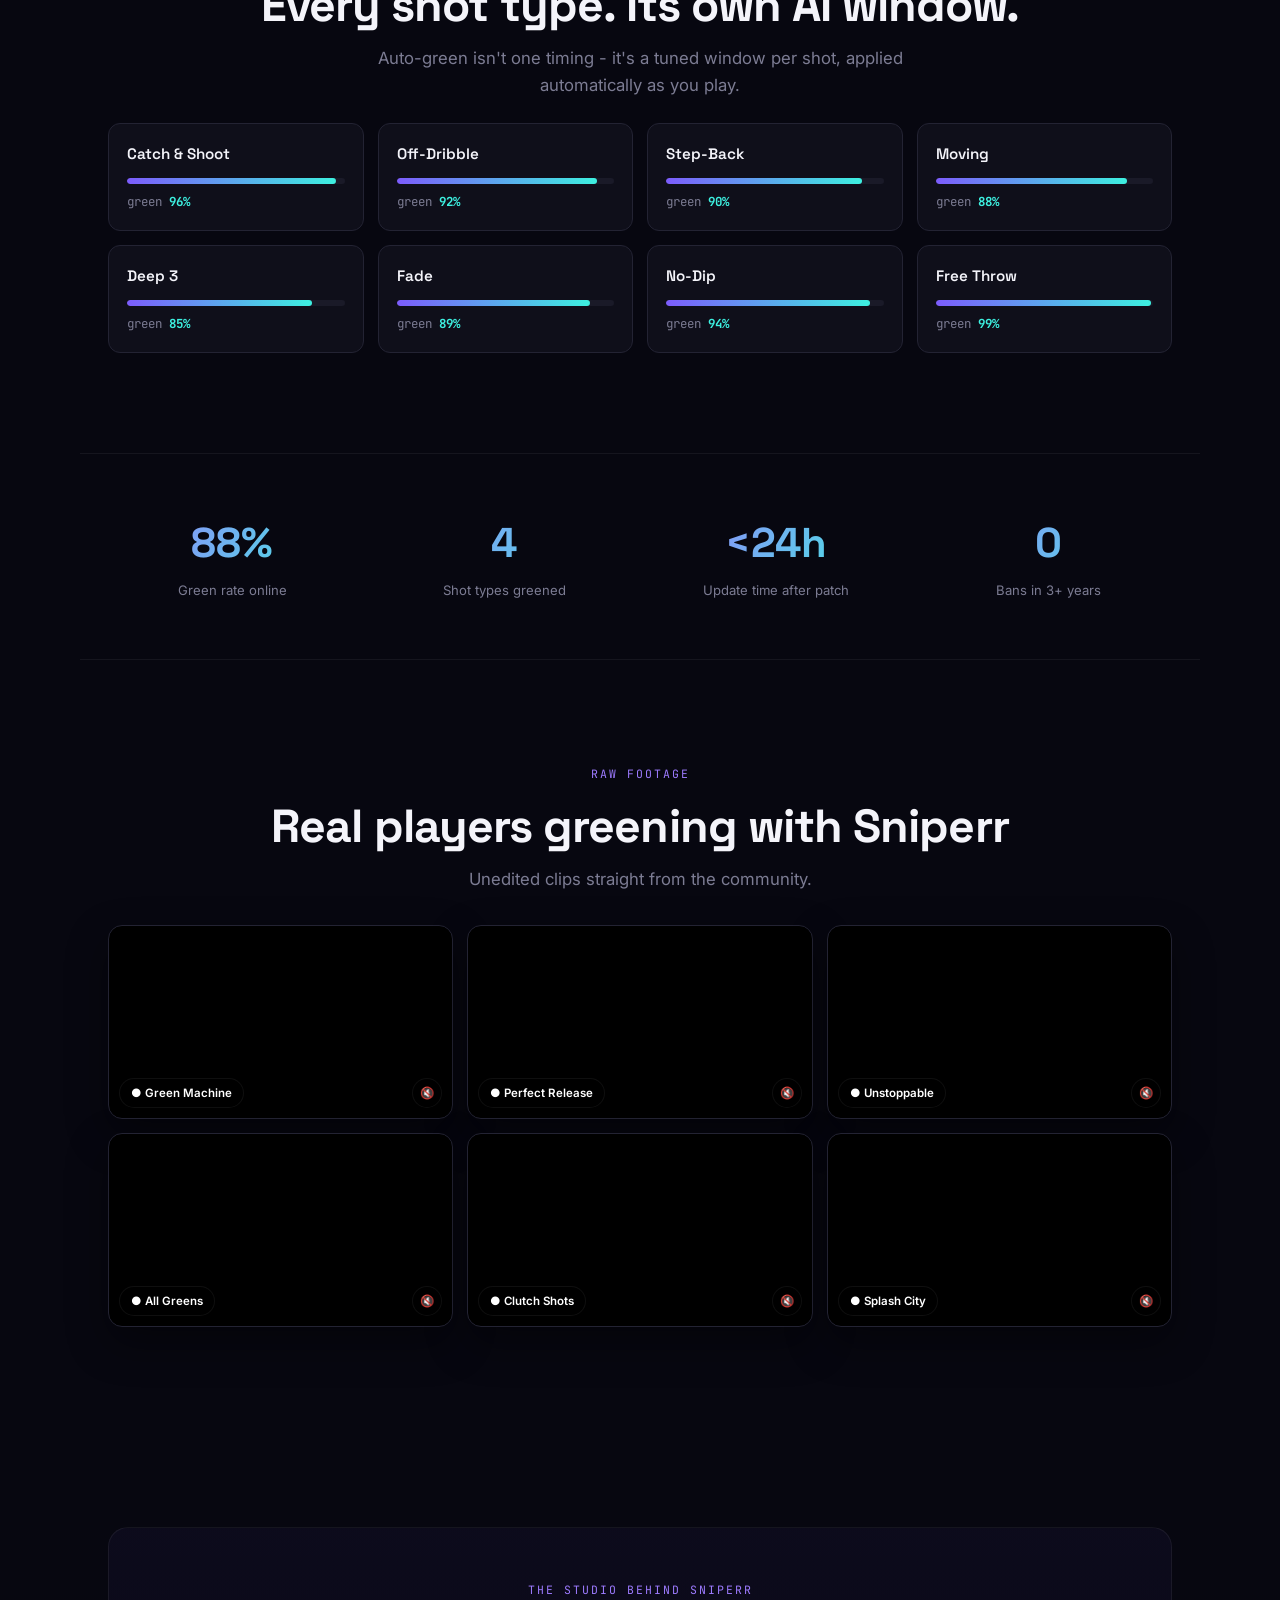
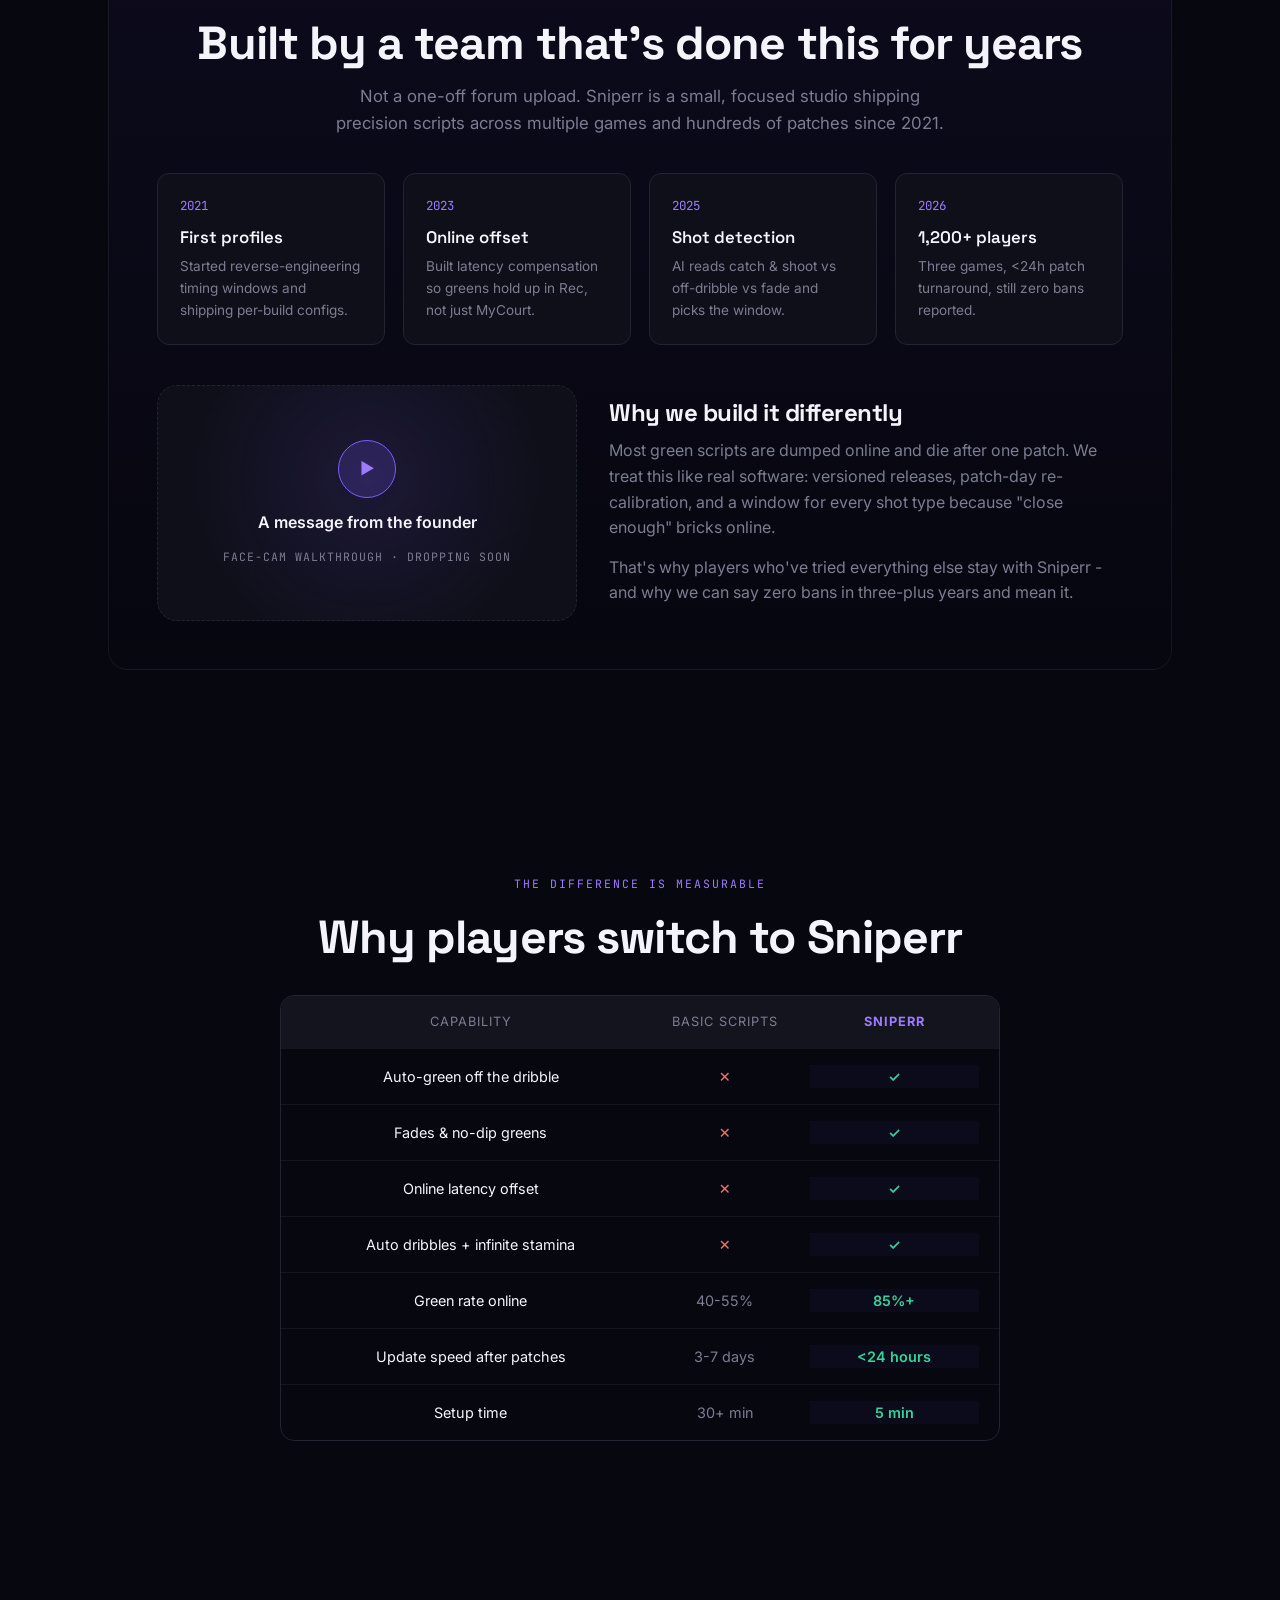
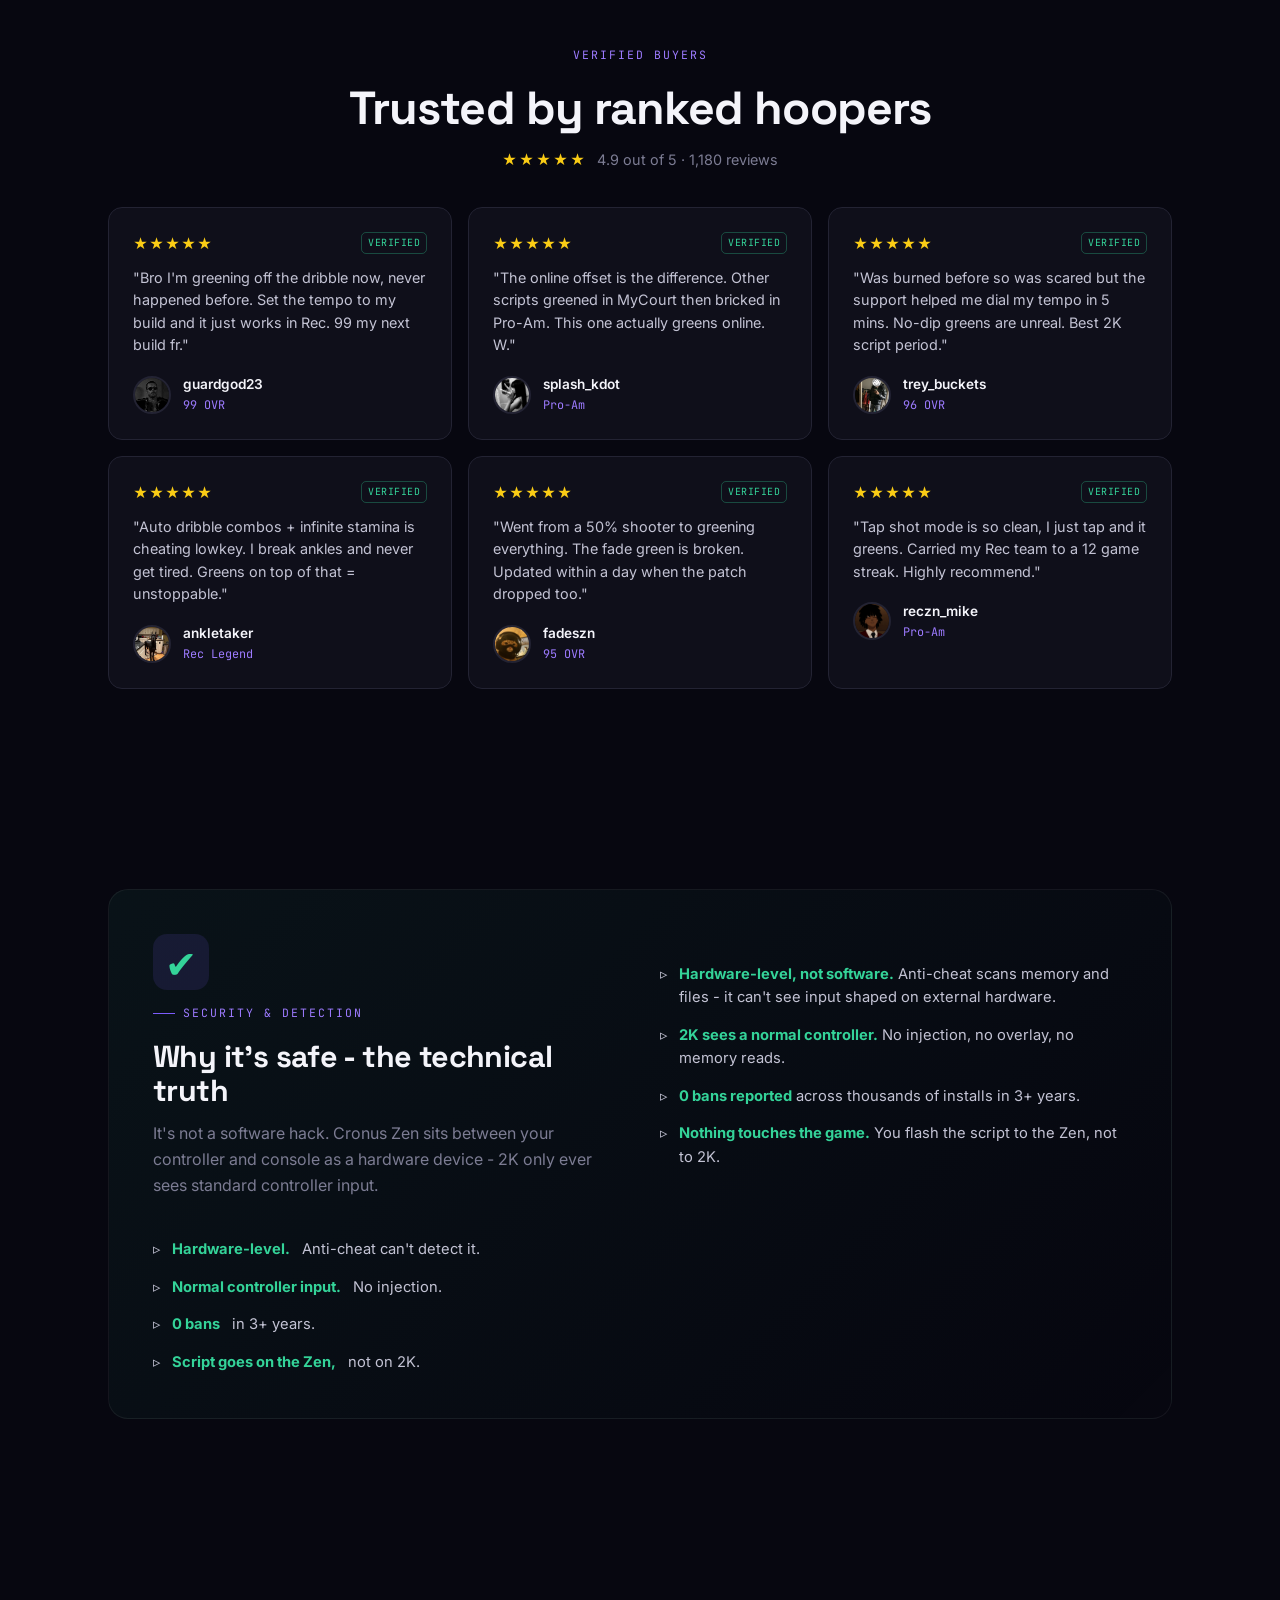
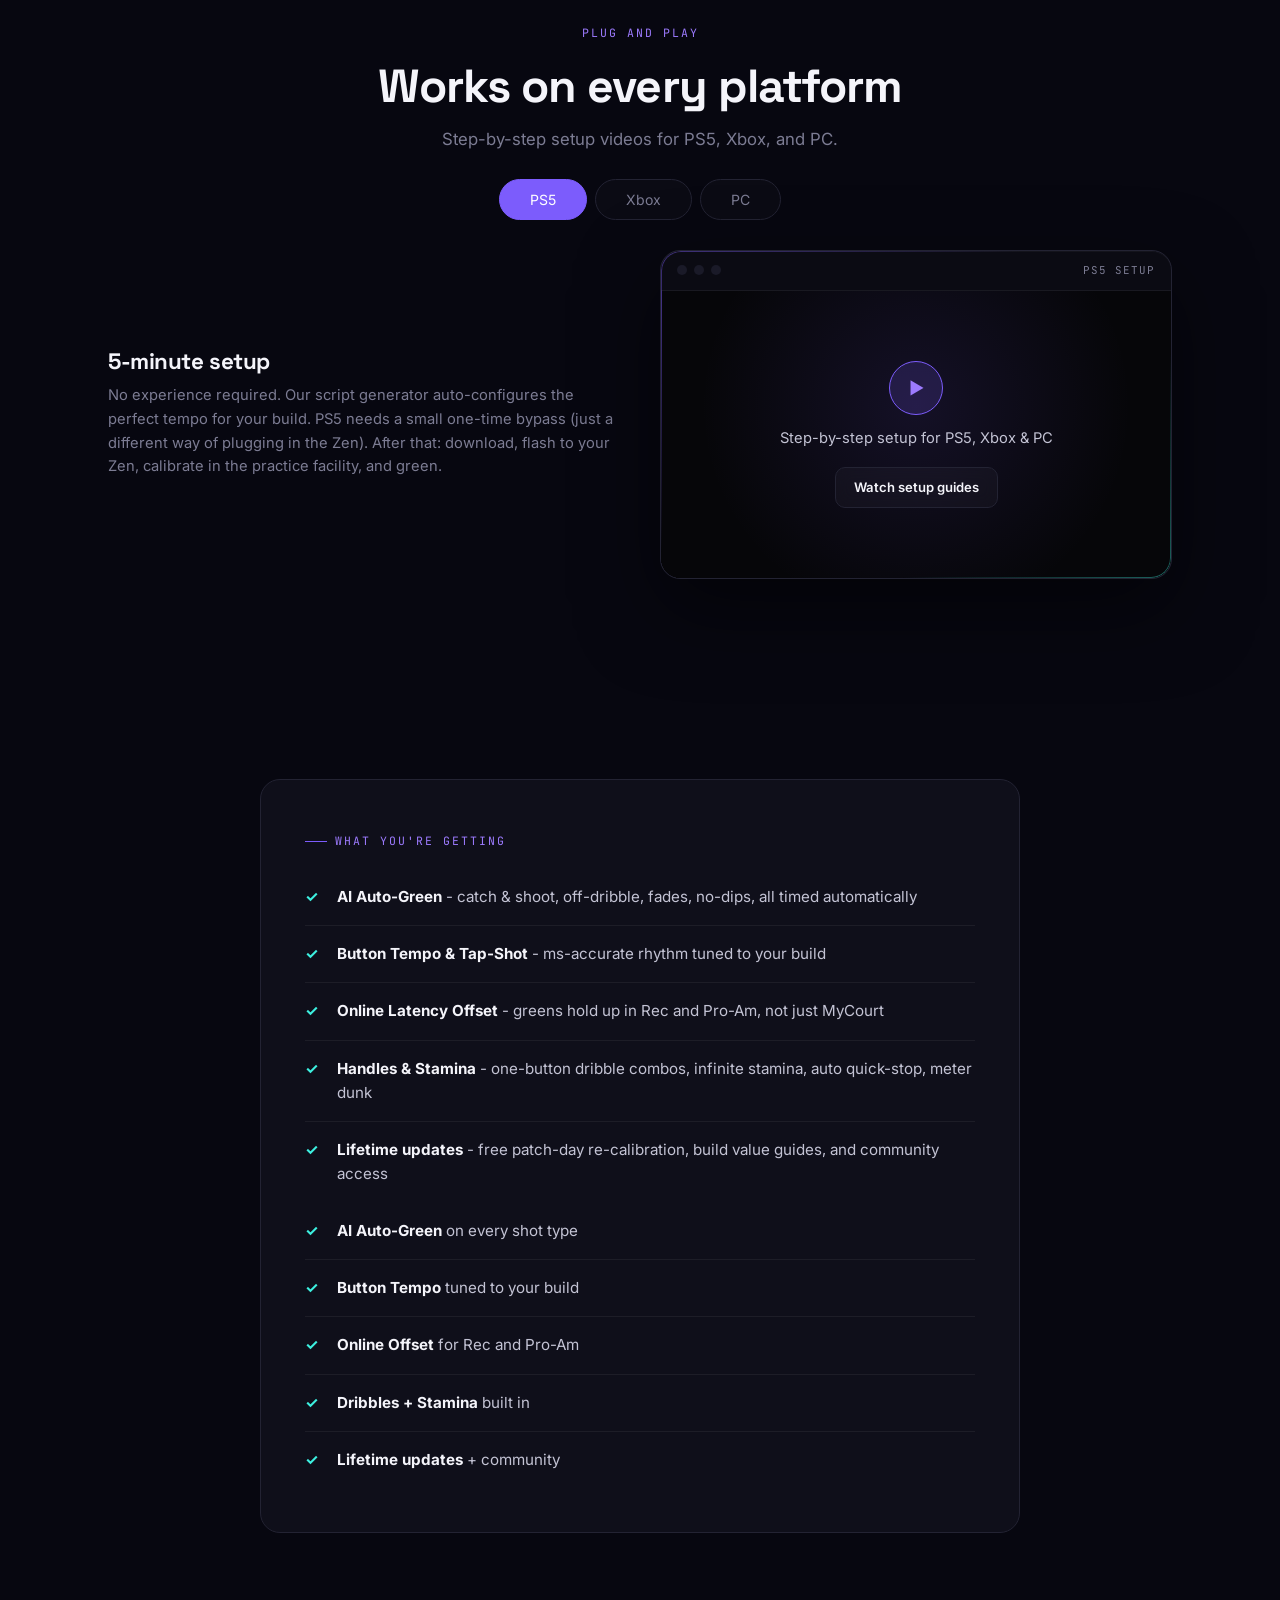
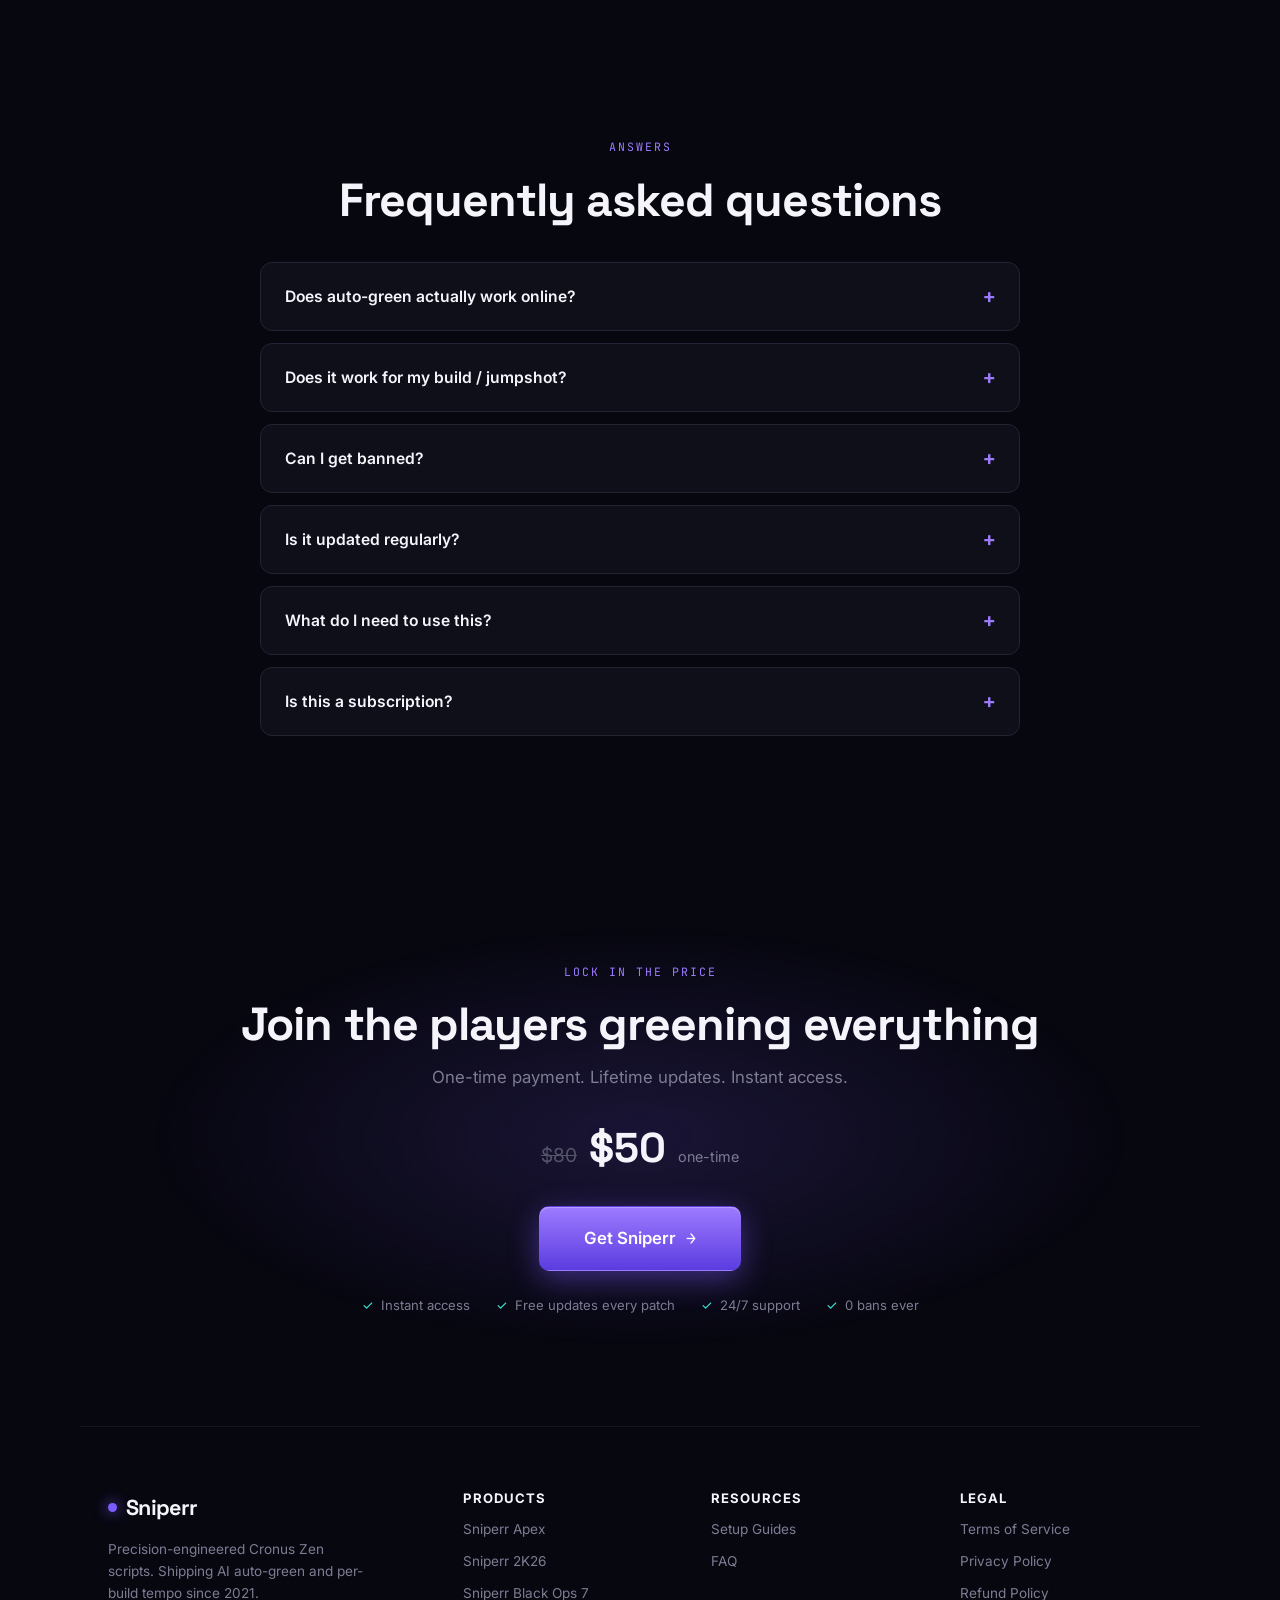
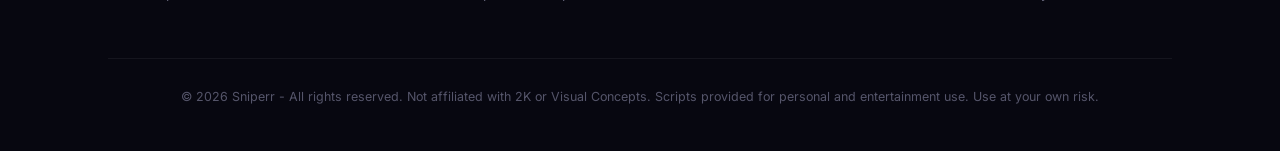
<file: nba2k.html>
<!DOCTYPE html>
<html lang="en">
<head>
    <meta charset="UTF-8">
    <meta name="viewport" content="width=device-width, initial-scale=1.0">
    <title>Sniperr - Engineered NBA 2K26 Cronus Zen Script | AI Auto-Green + Tempo</title>
    <meta name="description" content="Sniperr engineers the NBA 2K26 Cronus Zen auto-green script. AI auto-green on catch & shoot, off-dribble, fades and no-dips, button tempo, auto dribbles, infinite stamina. PS5, Xbox, PC.">
    <link rel="preconnect" href="https://fonts.googleapis.com">
    <link rel="preconnect" href="https://fonts.gstatic.com" crossorigin>
    <link href="https://fonts.googleapis.com/css2?family=Space+Grotesk:wght@400;500;600;700&family=Inter:wght@400;500;600;700&family=JetBrains+Mono:wght@400;500;700&display=swap" rel="stylesheet">
    <link rel="stylesheet" href="styles.css">
    <link rel="icon" href="favicon.svg" type="image/svg+xml">
</head>
<body>
    <div class="bg-atmosphere"></div>
    <div class="bg-grid"></div>
    <div class="bg-grain"></div>

    <div class="announce">TIMING WINDOWS RE-CALIBRATED · ONLINE LATENCY OFFSET BUILT IN</div>

    <div class="nav-wrap" id="navWrap">
        <nav>
            <div class="logo"><span class="dot"></span>Sniperr</div>
            <div class="nav-links">
                <a href="#how">How it works</a>
                <a href="#studio">The studio</a>
                <a href="#reviews">Reviews</a>
                <a href="#faq">FAQ</a>
                <a href="https://whop.com/checkout/plan_ZIuA0d1p2HwSB" class="nav-cta">Get Sniperr</a>
            </div>
        </nav>
    </div>

    <main>
        <!-- HERO -->
        <section class="section hero">
            <div class="hero-pill"><span class="live"></span> Trusted by ranked hoopers · 88%+ green rate in Rec &amp; Pro-Am</div>
            <h1>The <span class="grad">auto-green</span> NBA 2K26<br>Cronus Zen script</h1>
            <p class="hero-sub dt-only">AI times every release - catch & shoot, off-dribble, fades, no-dips. Greens online, not just MyCourt.</p>
            <p class="hero-sub mob-only">AI auto-green. Every shot type. Online, not just MyCourt.</p>
            <div class="rating-row"><span class="stars">★★★★★</span> 4.9 / 5 · 1,180 verified reviews</div>
            <div class="price-row">
                <span class="old-price">$80</span>
                <span class="new-price">$50</span>
                <span class="price-label">one-time <span class="save">SAVE 38%</span></span>
            </div>
            <div class="hero-actions">
                <a href="https://whop.com/checkout/plan_ZIuA0d1p2HwSB" class="btn btn-primary btn-lg btn-arrow">Get Sniperr</a>
                <a href="#demo" class="btn btn-ghost btn-lg">See it green</a>
            </div>
            <div class="trust-strip">
                <span class="item">Instant access</span>
                <span class="item">Free updates every patch</span>
                <span class="item">PS5 · Xbox · PC</span>
                <span class="item">5-minute setup</span>
            </div>

            <div class="vsl-wrap" style="margin-top:24px;">
                <div class="vframe">
                    <div class="vframe-bar"><span class="d"></span><span class="d"></span><span class="d"></span><span class="tag">LIVE GAMEPLAY</span></div>
                    <div class="video-embed">
                        <div id="vidalytics_embed_RYEpslvucNnmWvND" style="width: 100%; position:relative; padding-top: 56.25%;"></div>
                        <script type="text/javascript">
                        (function (v, i, d, a, l, y, t, c, s) {
                            y='_'+d.toLowerCase();c=d+'L';if(!v[d]){v[d]={};}if(!v[c]){v[c]={};}if(!v[y]){v[y]={};}var vl='Loader',vli=v[y][vl],vsl=v[c][vl + 'Script'],vlf=v[c][vl + 'Loaded'],ve='Embed';
                            if (!vsl){vsl=function(u,cb){
                                if(t){cb();return;}s=i.createElement("script");s.type="text/javascript";s.async=1;s.src=u;
                                if(s.readyState){s.onreadystatechange=function(){if(s.readyState==="loaded"||s.readyState=="complete"){s.onreadystatechange=null;vlf=1;cb();}};}else{s.onload=function(){vlf=1;cb();};}
                                i.getElementsByTagName("head")[0].appendChild(s);
                            };}
                            vsl(l+'loader.min.js',function(){if(!vli){var vlc=v[c][vl];vli=new vlc();}vli.loadScript(l+'player.min.js',function(){var vec=v[d][ve];t=new vec();t.run(a);});});
                        })(window, document, 'Vidalytics', 'vidalytics_embed_RYEpslvucNnmWvND', 'https://fast.vidalytics.com/embeds/tlH3XS0p/RYEpslvucNnmWvND/');
                        </script>
                    </div>
                </div>
            </div>
        </section>

        <!-- (VSL moved into hero) -->
        <!--
        <section class="section center reveal" id="watch">
            <p class="eyebrow center">SEE IT LIVE</p>
            <h2 class="h2">Watch Sniperr green everything in Rec</h2>
            <p class="sub">AI-timed releases in a real online game - catch &amp; shoot, off the dribble, contested.</p>
            <div class="vsl-wrap" style="margin-top:32px;">
                <div class="vframe">
                    <div class="vframe-bar"><span class="d"></span><span class="d"></span><span class="d"></span><span class="tag">LIVE GAMEPLAY</span></div>
                    <div class="video-embed">
                        <div id="vidalytics_embed_RYEpslvucNnmWvND" style="width: 100%; position:relative; padding-top: 56.25%;"></div>
                        <script type="text/javascript">
                        (function (v, i, d, a, l, y, t, c, s) {
                            y='_'+d.toLowerCase();c=d+'L';if(!v[d]){v[d]={};}if(!v[c]){v[c]={};}if(!v[y]){v[y]={};}var vl='Loader',vli=v[y][vl],vsl=v[c][vl + 'Script'],vlf=v[c][vl + 'Loaded'],ve='Embed';
                            if (!vsl){vsl=function(u,cb){
                                if(t){cb();return;}s=i.createElement("script");s.type="text/javascript";s.async=1;s.src=u;
                                if(s.readyState){s.onreadystatechange=function(){if(s.readyState==="loaded"||s.readyState=="complete"){s.onreadystatechange=null;vlf=1;cb();}};}else{s.onload=function(){vlf=1;cb();};}
                                i.getElementsByTagName("head")[0].appendChild(s);
                            };}
                            vsl(l+'loader.min.js',function(){if(!vli){var vlc=v[c][vl];vli=new vlc();}vli.loadScript(l+'player.min.js',function(){var vec=v[d][ve];t=new vec();t.run(a);});});
                        })(window, document, 'Vidalytics', 'vidalytics_embed_RYEpslvucNnmWvND', 'https://fast.vidalytics.com/embeds/tlH3XS0p/RYEpslvucNnmWvND/');
                        </script>
                    </div>
                </div>
            </div>
        </section>

        <!-- INTERACTIVE AUTO-GREEN DEMO -->
        <section class="section reveal" id="demo">
            <div class="center" style="margin-bottom:40px;">
                <p class="eyebrow center">INTERACTIVE TELEMETRY</p>
                <h2 class="h2">Flip it on. Watch every shot turn green.</h2>
                <p class="sub dt-only">These are your release markers on the timing bar. Toggle Sniperr and watch them snap into the perfect window - the same AI timing running on your Zen, adjusted for your build and online latency.</p>
                <p class="sub mob-only">Toggle it on. Watch every release land green.</p>
            </div>
            <div class="demo-wrap">
                <div class="demo-stage">
                    <div class="demo-statebadge off" id="recoilBadge">SNIPERR: OFF</div>
                    <canvas id="recoilCanvas" width="640" height="440" data-mode="green"></canvas>
                </div>
                <div>
                    <div class="demo-toggle" role="tablist">
                        <button id="btnOff" class="active">OFF</button>
                        <button id="btnOn">SNIPERR ON</button>
                    </div>
                    <div class="demo-readouts">
                        <div class="readout"><span class="k">Green rate</span><span class="v">41%</span></div>
                        <div class="readout"><span class="k">Timing variance</span><span class="v">±38 ms</span></div>
                        <div class="readout"><span class="k">Makes</span><span class="v">4 / 10</span></div>
                        <div class="readout"><span class="k">Release window</span><span class="v"> - </span></div>
                    </div>
                    <p class="dt-only" style="color:var(--text-dim); font-size:0.85rem; margin-top:18px;">Auto-green reads catch &amp; shoot, off-dribble, fades and no-dips in real time - and adds an online latency offset so it greens in Rec and Pro-Am, not just MyCourt.</p>
                </div>
            </div>
        </section>

        <!-- WHY MOST 2K SCRIPTS FAIL -->
        <section class="section reveal" id="how">
            <div class="center" style="margin-bottom:36px;">
                <p class="eyebrow center">WHY YOU'VE BEEN BURNED BEFORE</p>
                <h2 class="h2">Why almost every 2K green script fails</h2>
                <p class="sub dt-only">If you've tried "auto-green" scripts that bricked online, here's the engineering reason - and how we fixed each one.</p>
                <p class="sub mob-only">Here's why they failed and how we fixed it.</p>
            </div>
            <div class="teardown-grid">
                <div class="teardown-card">
                    <div class="fail">✕ Failure 01</div>
                    <h3>One fixed timing for every shot</h3>
                    <p class="tc-desc">Cheap scripts use a single ms value. It greens standing catch-and-shoots but bricks every off-dribble, fade, and no-dip because the release window is different.</p>
                    <div class="fix">Sniperr fix: <b>separate AI windows for catch &amp; shoot, off-dribble, fades and no-dips</b>.</div>
                </div>
                <div class="teardown-card">
                    <div class="fail">✕ Failure 02</div>
                    <h3>Dies the moment you go online</h3>
                    <p class="tc-desc">Lab timing is useless in Rec. Network latency shifts your release window, so "perfect" offline values turn into reds in real games.</p>
                    <div class="fix">Sniperr fix: <b>built-in online latency offset</b> that compensates for network delay automatically.</div>
                </div>
                <div class="teardown-card">
                    <div class="fail">✕ Failure 03</div>
                    <h3>No build / animation matching</h3>
                    <p class="tc-desc">Your jumpshot base and release speed change the window. Generic scripts ignore this, so they never match your actual animation.</p>
                    <div class="fix">Sniperr fix: <b>tempo MS tuned to your build</b> with practice-facility calibration values included.</div>
                </div>
                <div class="teardown-card">
                    <div class="fail">✕ Failure 04</div>
                    <h3>Shooting only - nothing else</h3>
                    <p class="tc-desc">Greens alone don't win games. You still get cooked on dribble moves, drained on stamina, and beaten to spots.</p>
                    <div class="fix">Sniperr fix: <b>auto dribbles, infinite stamina, auto quick-stop and meter dunk</b> in the same script.</div>
                </div>
            </div>
        </section>

        <!-- WHY OUR GREEN IS AUTOMATIC -->
        <section class="section reveal">
            <div class="split">
                <div>
                    <p class="eyebrow">THE AUTO-GREEN ENGINE</p>
                    <h2 class="h2">Why our green lands every time</h2>
                    <p class="dt-only">Most scripts hard-code one release time. The real green window <b style="color:var(--text)">moves</b> - by shot type, by build, and by online latency.</p>
                    <p class="dt-only">Sniperr models all three. It detects whether you're shooting catch &amp; shoot, off the dribble, a fade or a no-dip, applies the right AI window, and layers an online offset so the timing holds up in Rec and Pro-Am - not just in MyCourt.</p>
                    <p class="mob-only">Sniperr detects each shot type and applies the right timing, with online offset built in.</p>
                    <ul class="feature-list dt-only">
                        <li>AI auto-green on catch &amp; shoot, off-dribble, fades, no-dips</li>
                        <li>Button tempo &amp; tap-shot - RS flick greens with ms precision</li>
                        <li>Online latency offset for Rec / Pro-Am</li>
                        <li>Per-build tempo values, calibrated in the practice facility</li>
                    </ul>
                    <ul class="feature-list mob-only">
                        <li>Auto-green on every shot type</li>
                        <li>Button tempo tuned to your build</li>
                        <li>Online offset for Rec and Pro-Am</li>
                    </ul>
                </div>
                <div class="track-vis" style="display:grid;place-items:center;">
                    <div style="text-align:center;">
                        <div style="font-family:var(--font-display); font-size:3.4rem; font-weight:700; background:linear-gradient(120deg,var(--violet-2),var(--cyan)); -webkit-background-clip:text; background-clip:text; -webkit-text-fill-color:transparent;">88%+</div>
                        <div style="font-family:var(--font-mono); font-size:0.8rem; color:var(--text-dim); letter-spacing:1px;">GREEN RATE · REC &amp; PRO-AM</div>
                    </div>
                </div>
            </div>
        </section>

                <!-- MODS -->
        <section class="section reveal">
            <div class="center" style="margin-bottom:28px;">
                <p class="eyebrow center">EVERYTHING IN ONE SCRIPT</p>
                <h2 class="h2">12 mods. One script.</h2>
                <p class="sub">Everything below runs together, updated every patch.</p>
            </div>
            <div class="mods-grid" id="modsGrid"></div>
        </section>

        <!-- SHOT-TYPE GREEN GRID -->
        <section class="section reveal">
            <div class="center" style="margin-bottom:24px;">
                <p class="eyebrow center">GREEN ON EVERYTHING</p>
                <h2 class="h2">Every shot type. Its own AI window.</h2>
                <p class="sub">Auto-green isn't one timing - it's a tuned window per shot, applied automatically as you play.</p>
            </div>
            <div class="weapon-grid" id="weaponGrid"></div>
        </section>

        <!-- STATS -->
        <section class="stats-bar reveal">
            <div class="stat-item"><span class="stat-number" data-count="88" data-suffix="%">0%</span><span class="stat-desc">Green rate online</span></div>
            <div class="stat-item"><span class="stat-number" data-count="4" data-suffix="" data-prefix="">0</span><span class="stat-desc">Shot types greened</span></div>
            <div class="stat-item"><span class="stat-number" data-count="24" data-prefix="<" data-suffix="h">0</span><span class="stat-desc">Update time after patch</span></div>
            <div class="stat-item"><span class="stat-number" data-count="0" data-suffix="">0</span><span class="stat-desc">Bans in 3+ years</span></div>
        </section>

                <!-- SHOWCASE CLIPS -->
        <section class="section center reveal">
            <p class="eyebrow center">RAW FOOTAGE</p>
            <h2 class="h2">Real players greening with Sniperr</h2>
            <p class="sub">Unedited clips straight from the community.</p>
            <div class="clip-reel">
                <div class="clip-tile"><video muted loop autoplay playsinline preload="metadata"><source src="PLAYERS CLIPS/19a2479c74e55-master_playlist.MOV" type="video/mp4"></video><span class="clip-tag">&#x25CF; Green Machine</span></div>
                <div class="clip-tile"><video muted loop autoplay playsinline preload="metadata"><source src="PLAYERS CLIPS/19a24a88fd129-master_playlist.MOV" type="video/mp4"></video><span class="clip-tag">&#x25CF; Perfect Release</span></div>
                <div class="clip-tile"><video muted loop autoplay playsinline preload="metadata"><source src="PLAYERS CLIPS/19a26a61be417-master_playlist.MOV" type="video/mp4"></video><span class="clip-tag">&#x25CF; Unstoppable</span></div>
                <div class="clip-tile"><video muted loop autoplay playsinline preload="metadata"><source src="PLAYERS CLIPS/19a26a675dc55-master_playlist.MOV" type="video/mp4"></video><span class="clip-tag">&#x25CF; All Greens</span></div>
                <div class="clip-tile"><video muted loop autoplay playsinline preload="metadata"><source src="PLAYERS CLIPS/19a3c506f7147-master_playlist.MOV" type="video/mp4"></video><span class="clip-tag">&#x25CF; Clutch Shots</span></div>
                <div class="clip-tile"><video muted loop autoplay playsinline preload="metadata"><source src="PLAYERS CLIPS/9c5edb93-2c3f-4040-ab04-24c364b347ae.MOV" type="video/mp4"></video><span class="clip-tag">&#x25CF; Splash City</span></div>
            </div>
        </section>

        <!-- STUDIO -->
        <section class="section reveal" id="studio">
            <div class="studio" style="padding:48px;">
                <div class="center">
                    <p class="eyebrow center">THE STUDIO BEHIND SNIPERR</p>
                    <h2 class="h2">Built by a team that's done this for years</h2>
                    <p class="sub dt-only">Not a one-off forum upload. Sniperr is a small, focused studio shipping precision scripts across multiple games and hundreds of patches since 2021.</p>
                    <p class="sub mob-only">Precision scripts since 2021. Multiple games. Hundreds of patches.</p>
                </div>
                <div class="timeline">
                    <div class="tl-item"><div class="yr">2021</div><div class="tl-h">First profiles</div><p>Started reverse-engineering timing windows and shipping per-build configs.</p></div>
                    <div class="tl-item"><div class="yr">2023</div><div class="tl-h">Online offset</div><p>Built latency compensation so greens hold up in Rec, not just MyCourt.</p></div>
                    <div class="tl-item"><div class="yr">2025</div><div class="tl-h">Shot detection</div><p>AI reads catch &amp; shoot vs off-dribble vs fade and picks the window.</p></div>
                    <div class="tl-item"><div class="yr">2026</div><div class="tl-h">1,200+ players</div><p>Three games, &lt;24h patch turnaround, still zero bans reported.</p></div>
                </div>
                <div class="founder">
                    <div class="founder-slot" title="Founder message - coming soon">
                        <div class="play">▶</div>
                        <div style="font-weight:600;">A message from the founder</div>
                        <div class="soon">FACE-CAM WALKTHROUGH · DROPPING SOON</div>
                    </div>
                    <div>
                        <h3 style="font-size:1.5rem; margin-bottom:12px;">Why we build it differently</h3>
                        <p class="dt-only" style="color:var(--text-dim); margin-bottom:14px;">Most green scripts are dumped online and die after one patch. We treat this like real software: versioned releases, patch-day re-calibration, and a window for every shot type because "close enough" bricks online.</p>
                        <p class="dt-only" style="color:var(--text-dim);">That's why players who've tried everything else stay with Sniperr - and why we can say zero bans in three-plus years and mean it.</p>
                        <p class="mob-only" style="color:var(--text-dim);">Real software, not a forum dump. Zero bans in 3+ years.</p>
                    </div>
                </div>
            </div>
        </section>

        <!-- COMPARISON -->
        <section class="section center reveal">
            <p class="eyebrow center">THE DIFFERENCE IS MEASURABLE</p>
            <h2 class="h2">Why players switch to Sniperr</h2>
            <div class="comparison-table">
                <div class="comp-header"><span>Capability</span><span>Basic scripts</span><span class="highlight">Sniperr</span></div>
                <div class="comp-row"><span>Auto-green off the dribble</span><span class="no">✕</span><span class="yes">✓</span></div>
                <div class="comp-row"><span>Fades &amp; no-dip greens</span><span class="no">✕</span><span class="yes">✓</span></div>
                <div class="comp-row"><span>Online latency offset</span><span class="no">✕</span><span class="yes">✓</span></div>
                <div class="comp-row"><span>Auto dribbles + infinite stamina</span><span class="no">✕</span><span class="yes">✓</span></div>
                <div class="comp-row"><span>Green rate online</span><span class="meh">40-55%</span><span class="yes">85%+</span></div>
                <div class="comp-row"><span>Update speed after patches</span><span class="meh">3-7 days</span><span class="yes">&lt;24 hours</span></div>
                <div class="comp-row"><span>Setup time</span><span class="meh">30+ min</span><span class="yes">5 min</span></div>
            </div>
        </section>

        <!-- REVIEWS -->
        <section class="section center reveal" id="reviews">
            <p class="eyebrow center">VERIFIED BUYERS</p>
            <h2 class="h2">Trusted by ranked hoopers</h2>
            <div class="rating-row" style="margin-top:6px;"><span class="stars">★★★★★</span> 4.9 out of 5 · 1,180 reviews</div>
            <div class="reviews-grid">
                <div class="review-card"><span class="verified">VERIFIED</span><div class="stars sm">★★★★★</div><p class="review-text">"Bro I'm greening off the dribble now, never happened before. Set the tempo to my build and it just works in Rec. 99 my next build fr."</p><div class="reviewer"><img src="image reviews/Tyler_Durden.png" alt="" class="reviewer-avatar"><div><div class="reviewer-name">guardgod23</div><div class="reviewer-rank">99 OVR</div></div></div></div>
                <div class="review-card"><span class="verified">VERIFIED</span><div class="stars sm">★★★★★</div><p class="review-text">"The online offset is the difference. Other scripts greened in MyCourt then bricked in Pro-Am. This one actually greens online. W."</p><div class="reviewer"><img src="image reviews/xo.jpg" alt="" class="reviewer-avatar"><div><div class="reviewer-name">splash_kdot</div><div class="reviewer-rank">Pro-Am</div></div></div></div>
                <div class="review-card"><span class="verified">VERIFIED</span><div class="stars sm">★★★★★</div><p class="review-text">"Was burned before so was scared but the support helped me dial my tempo in 5 mins. No-dip greens are unreal. Best 2K script period."</p><div class="reviewer"><img src="image reviews/5c97d7c3bca62c9531192603ec620d3b.png" alt="" class="reviewer-avatar"><div><div class="reviewer-name">trey_buckets</div><div class="reviewer-rank">96 OVR</div></div></div></div>
                <div class="review-card"><span class="verified">VERIFIED</span><div class="stars sm">★★★★★</div><p class="review-text">"Auto dribble combos + infinite stamina is cheating lowkey. I break ankles and never get tired. Greens on top of that = unstoppable."</p><div class="reviewer"><img src="image reviews/e8513c258001f949906adfd45d00f564.png" alt="" class="reviewer-avatar"><div><div class="reviewer-name">ankletaker</div><div class="reviewer-rank">Rec Legend</div></div></div></div>
                <div class="review-card"><span class="verified">VERIFIED</span><div class="stars sm">★★★★★</div><p class="review-text">"Went from a 50% shooter to greening everything. The fade green is broken. Updated within a day when the patch dropped too."</p><div class="reviewer"><img src="image reviews/jamsuyy on TikTok.jpg" alt="" class="reviewer-avatar"><div><div class="reviewer-name">fadeszn</div><div class="reviewer-rank">95 OVR</div></div></div></div>
                <div class="review-card"><span class="verified">VERIFIED</span><div class="stars sm">★★★★★</div><p class="review-text">"Tap shot mode is so clean, I just tap and it greens. Carried my Rec team to a 12 game streak. Highly recommend."</p><div class="reviewer"><img src="image reviews/undefined.jpg" alt="" class="reviewer-avatar"><div><div class="reviewer-name">reczn_mike</div><div class="reviewer-rank">Pro-Am</div></div></div></div>
            </div>
        </section>

        <!-- SECURITY -->
        <section class="section reveal">
            <div class="security">
                <div>
                    <div class="shield">&#x2714;</div>
                    <p class="eyebrow" style="margin-top:14px;">SECURITY &amp; DETECTION</p>
                    <h2 class="h2" style="font-size:1.9rem;">Why it's safe - the technical truth</h2>
                    <p class="dt-only" style="color:var(--text-dim);">It's not a software hack. Cronus Zen sits between your controller and console as a hardware device - 2K only ever sees standard controller input.</p>
                    <p class="mob-only" style="color:var(--text-dim);">Hardware device, not software. Anti-cheat can't see it.</p>
                </div>
                <ul class="sec-points dt-only">
                    <li>▹ <span><b>Hardware-level, not software.</b> Anti-cheat scans memory and files - it can't see input shaped on external hardware.</span></li>
                    <li>▹ <span><b>2K sees a normal controller.</b> No injection, no overlay, no memory reads.</span></li>
                    <li>▹ <span><b>0 bans reported</b> across thousands of installs in 3+ years.</span></li>
                    <li>▹ <span><b>Nothing touches the game.</b> You flash the script to the Zen, not to 2K.</span></li>
                </ul>
                <ul class="sec-points mob-only">
                    <li>▹ <b>Hardware-level.</b> Anti-cheat can't detect it.</li>
                    <li>▹ <b>Normal controller input.</b> No injection.</li>
                    <li>▹ <b>0 bans</b> in 3+ years.</li>
                    <li>▹ <b>Script goes on the Zen,</b> not on 2K.</li>
                </ul>
            </div>
        </section>

        <!-- PLATFORMS -->
        <section class="section center reveal">
            <p class="eyebrow center">PLUG AND PLAY</p>
            <h2 class="h2">Works on every platform</h2>
            <p class="sub">Step-by-step setup videos for PS5, Xbox, and PC.</p>
            <div class="platform-tabs">
                <button class="platform-tab active">PS5</button>
                <button class="platform-tab">Xbox</button>
                <button class="platform-tab">PC</button>
            </div>
            <div class="platform-content">
                <div style="text-align:left;">
                    <h3>5-minute setup</h3>
                    <p class="dt-only">No experience required. Our script generator auto-configures the perfect tempo for your build. PS5 needs a small one-time bypass (just a different way of plugging in the Zen). After that: download, flash to your Zen, calibrate in the practice facility, and green.</p>
                    <p class="mob-only">Download, flash, calibrate. 5 minutes. Video tutorials included.</p>
                </div>
                <div class="vframe">
                    <div class="vframe-bar"><span class="d"></span><span class="d"></span><span class="d"></span><span class="tag">PS5 SETUP</span></div>
                    <div class="vid-static"><div class="vs-glyph">&#9658;</div><div class="vs-text">Step-by-step setup for PS5, Xbox &amp; PC</div><a class="btn btn-ghost" style="margin-top:4px;padding:9px 18px;font-size:0.82rem;" href="tutorials.html">Watch setup guides</a></div>
                </div>
            </div>
        </section>

        <!-- WHAT YOU GET -->
        <section class="section reveal">
            <div class="whatyouget-box">
                <p class="eyebrow">WHAT YOU'RE GETTING</p>
                <ul class="get-list dt-only">
                    <li><b>AI Auto-Green</b> - catch &amp; shoot, off-dribble, fades, no-dips, all timed automatically</li>
                    <li><b>Button Tempo &amp; Tap-Shot</b> - ms-accurate rhythm tuned to your build</li>
                    <li><b>Online Latency Offset</b> - greens hold up in Rec and Pro-Am, not just MyCourt</li>
                    <li><b>Handles &amp; Stamina</b> - one-button dribble combos, infinite stamina, auto quick-stop, meter dunk</li>
                    <li><b>Lifetime updates</b> - free patch-day re-calibration, build value guides, and community access</li>
                </ul>
                <ul class="get-list mob-only">
                    <li><b>AI Auto-Green</b> on every shot type</li>
                    <li><b>Button Tempo</b> tuned to your build</li>
                    <li><b>Online Offset</b> for Rec and Pro-Am</li>
                    <li><b>Dribbles + Stamina</b> built in</li>
                    <li><b>Lifetime updates</b> + community</li>
                </ul>
            </div>
        </section>

        <!-- FAQ -->
        <section class="section center reveal" id="faq">
            <p class="eyebrow center">ANSWERS</p>
            <h2 class="h2">Frequently asked questions</h2>
            <div class="faq-list">
                <div class="faq-item"><button class="faq-q">Does auto-green actually work online?</button><div class="faq-a"><p><span class="dt-only">Yes. The biggest reason other scripts fail is they ignore network latency. Sniperr has a built-in online offset that shifts the timing window for Rec and Pro-Am, so you green in real games - not just MyCourt.</span><span class="mob-only">Yes. Built-in latency offset greens in Rec and Pro-Am, not just MyCourt.</span></p></div></div>
                <div class="faq-item"><button class="faq-q">Does it work for my build / jumpshot?</button><div class="faq-a"><p><span class="dt-only">Yes. We include tempo MS values for every height and base, and you fine-tune in the practice facility in about 2 minutes. Any jumpshot, any build.</span><span class="mob-only">Yes. Includes values for every build. 2-min calibration.</span></p></div></div>
                <div class="faq-item"><button class="faq-q">Can I get banned?</button><div class="faq-a"><p><span class="dt-only">Cronus Zen is hardware that sits between your controller and console - 2K only sees a normal controller. In 3+ years and thousands of uses, we've never had a single ban report.</span><span class="mob-only">Hardware-level. 2K sees a normal controller. 0 bans in 3+ years.</span></p></div></div>
                <div class="faq-item"><button class="faq-q">Is it updated regularly?</button><div class="faq-a"><p><span class="dt-only">Every patch. When 2K shifts timing or shooting, we re-calibrate within 24 hours and post the new version. Re-download and flash to your Zen.</span><span class="mob-only">Every patch. Updated within 24 hours.</span></p></div></div>
                <div class="faq-item"><button class="faq-q">What do I need to use this?</button><div class="faq-a"><p>A Cronus Zen device (~$100 on Amazon), a USB cable, and your console/PC. That's it.</p></div></div>
                <div class="faq-item"><button class="faq-q">Is this a subscription?</button><div class="faq-a"><p><span class="dt-only">No. One-time $50 payment, lifetime access to all updates, the community, and support. No monthly fees.</span><span class="mob-only">No. One-time $50, lifetime updates.</span></p></div></div>
            </div>
        </section>

        <!-- FINAL CTA -->
        <section class="final-cta reveal">
            <p class="eyebrow center">LOCK IN THE PRICE</p>
            <h2 class="h2">Join the players greening everything</h2>
            <p class="sub" style="margin:0 auto;">One-time payment. Lifetime updates. Instant access.</p>
            <div class="price-row" style="margin-top:24px;">
                <span class="old-price">$80</span>
                <span class="new-price">$50</span>
                <span class="price-label">one-time</span>
            </div>
            <a href="https://whop.com/checkout/plan_ZIuA0d1p2HwSB" class="btn btn-primary btn-lg btn-arrow">Get Sniperr</a>
            <div class="final-checks">
                <span>Instant access</span>
                <span>Free updates every patch</span>
                <span>24/7 support</span>
                <span>0 bans ever</span>
            </div>
        </section>
    </main>

    <footer>
        <div class="footer-grid">
            <div class="footer-brand">
                <div class="logo"><span class="dot"></span>Sniperr</div>
                <p>Precision-engineered Cronus Zen scripts. Shipping AI auto-green and per-build tempo since 2021.</p>
            </div>
            <div class="footer-col"><h4>Products</h4><a href="apex.html">Sniperr Apex</a><a href="index.html">Sniperr 2K26</a><a href="cod.html">Sniperr Black Ops 7</a></div>
            <div class="footer-col"><h4>Resources</h4><a href="tutorials.html">Setup Guides</a><a href="#faq">FAQ</a></div>
            <div class="footer-col"><h4>Legal</h4><a href="terms.html">Terms of Service</a><a href="privacy.html">Privacy Policy</a><a href="refund.html">Refund Policy</a></div>
        </div>
        <p class="footer-copy">© 2026 Sniperr - All rights reserved. Not affiliated with 2K or Visual Concepts. Scripts provided for personal and entertainment use. Use at your own risk.</p>
    </footer>

    <script>
        window.SNIPERR_MODS = [["AI Auto-Green", "Times every release"], ["Off-Dribble Green", "Pull-ups & step-backs"], ["Fade Green", "Contested & fading"], ["No-Dip Green", "Clean no-dip timing"], ["Button Tempo", "ms-accurate rhythm"], ["Tap Shot", "Tap to green"], ["RS Flick Shooting", "Right-stick greens"], ["Online Latency Offset", "Greens in Rec & Pro-Am"], ["Auto Dribble Combos", "One-button ankles"], ["Infinite Stamina", "Never get drained"], ["Auto Quick-Stop", "Clean stops into jumpers"], ["Meter Dunk", "Timed every drive"]];
        window.SNIPERR_GRID = [
            ['Catch &amp; Shoot', 96, 'green'], ['Off-Dribble', 92, 'green'], ['Step-Back', 90, 'green'], ['Moving', 88, 'green'],
            ['Deep 3', 85, 'green'], ['Fade', 89, 'green'], ['No-Dip', 94, 'green'], ['Free Throw', 99, 'green']
        ];
        window.SNIPERR_CLARITY_ID = "wpo9a6b5ys";
    </script>
    <script>
        window.SNIPERR_CHECKOUT = { game: "nba2k" };
    </script>

    <script src="script.js"></script>
</body>
</html>
</file>
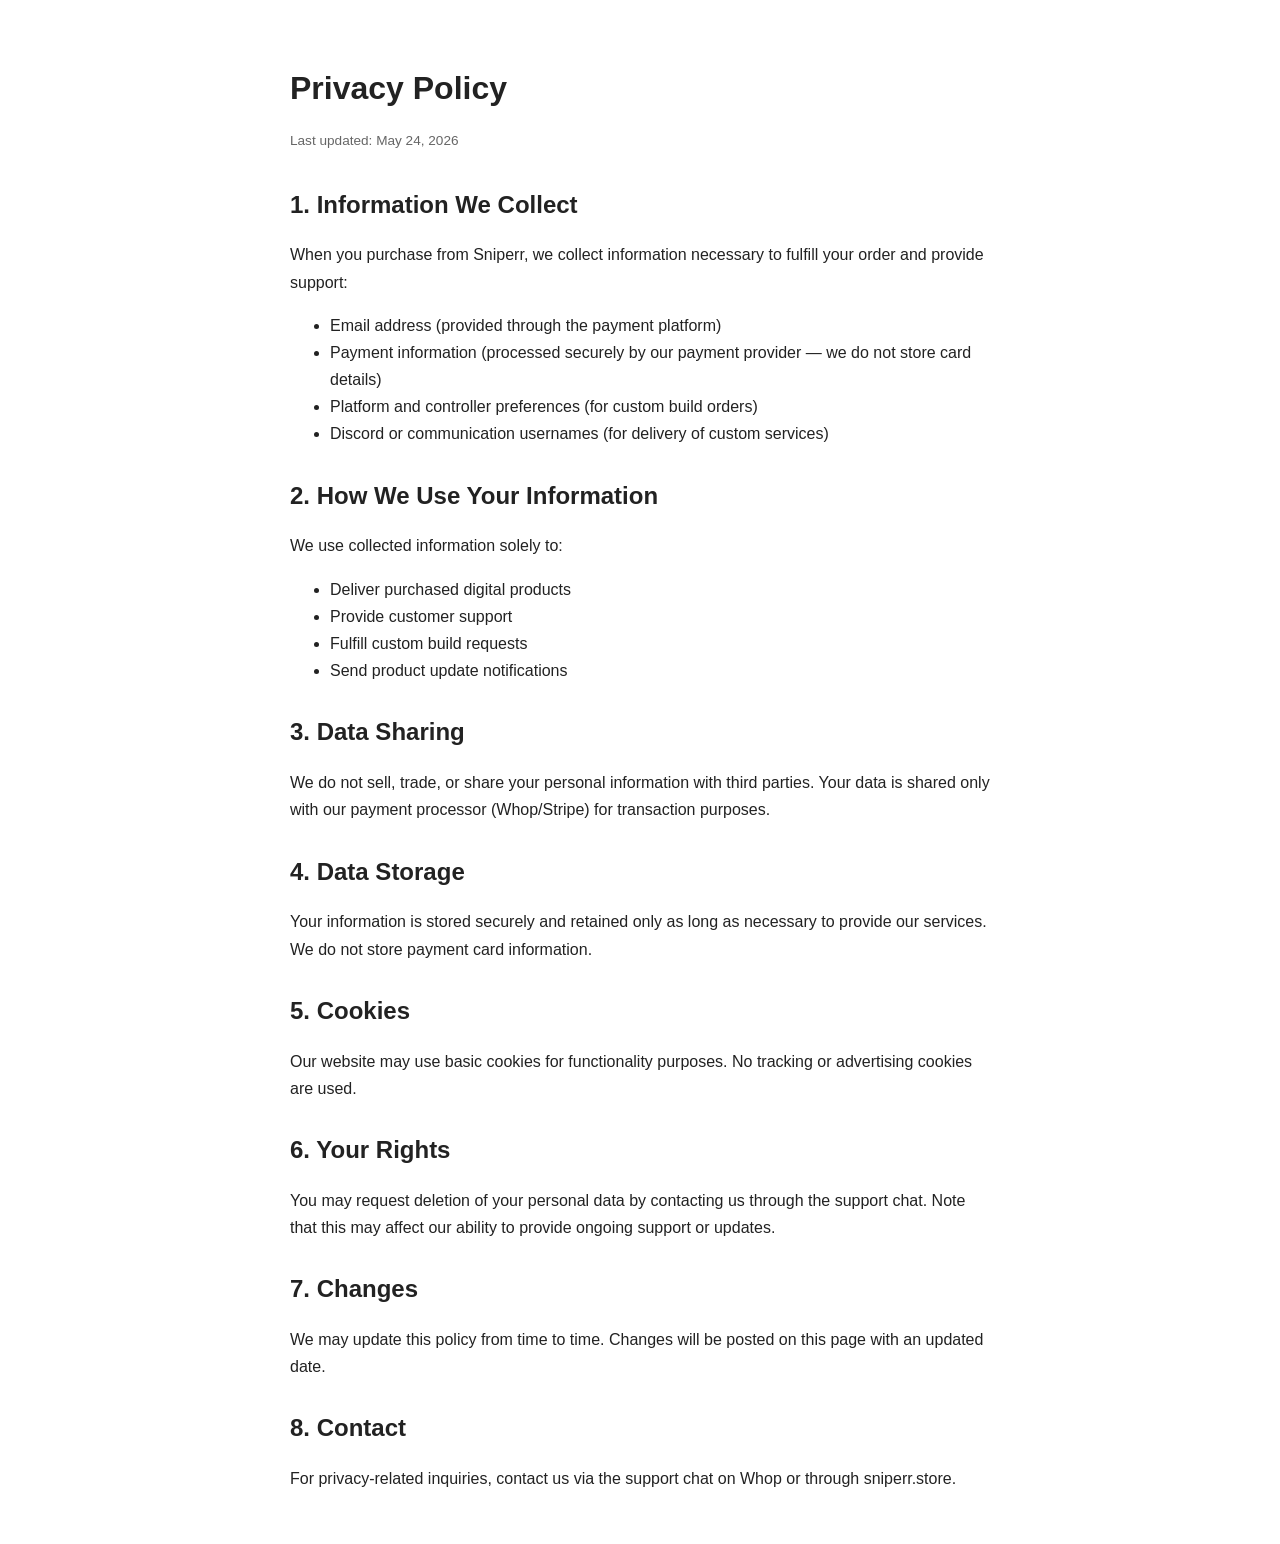
<file: privacy.html>
<!DOCTYPE html>
<html lang="en">
<head>
<meta charset="UTF-8">
<meta name="viewport" content="width=device-width, initial-scale=1.0">
<title>Sniperr — Privacy Policy</title>
<style>
body { font-family: -apple-system, sans-serif; max-width: 700px; margin: 0 auto; padding: 40px 24px; line-height: 1.7; color: #222; }
h1 { margin-bottom: 8px; }
h2 { margin-top: 28px; margin-bottom: 8px; }
p { margin-bottom: 12px; }
.updated { color: #666; font-size: 0.85rem; margin-bottom: 32px; }
</style>
</head>
<body>
<h1>Privacy Policy</h1>
<p class="updated">Last updated: May 24, 2026</p>

<h2>1. Information We Collect</h2>
<p>When you purchase from Sniperr, we collect information necessary to fulfill your order and provide support:</p>
<ul>
<li>Email address (provided through the payment platform)</li>
<li>Payment information (processed securely by our payment provider — we do not store card details)</li>
<li>Platform and controller preferences (for custom build orders)</li>
<li>Discord or communication usernames (for delivery of custom services)</li>
</ul>

<h2>2. How We Use Your Information</h2>
<p>We use collected information solely to:</p>
<ul>
<li>Deliver purchased digital products</li>
<li>Provide customer support</li>
<li>Fulfill custom build requests</li>
<li>Send product update notifications</li>
</ul>

<h2>3. Data Sharing</h2>
<p>We do not sell, trade, or share your personal information with third parties. Your data is shared only with our payment processor (Whop/Stripe) for transaction purposes.</p>

<h2>4. Data Storage</h2>
<p>Your information is stored securely and retained only as long as necessary to provide our services. We do not store payment card information.</p>

<h2>5. Cookies</h2>
<p>Our website may use basic cookies for functionality purposes. No tracking or advertising cookies are used.</p>

<h2>6. Your Rights</h2>
<p>You may request deletion of your personal data by contacting us through the support chat. Note that this may affect our ability to provide ongoing support or updates.</p>

<h2>7. Changes</h2>
<p>We may update this policy from time to time. Changes will be posted on this page with an updated date.</p>

<h2>8. Contact</h2>
<p>For privacy-related inquiries, contact us via the support chat on Whop or through sniperr.store.</p>
</body>
</html>
</file>
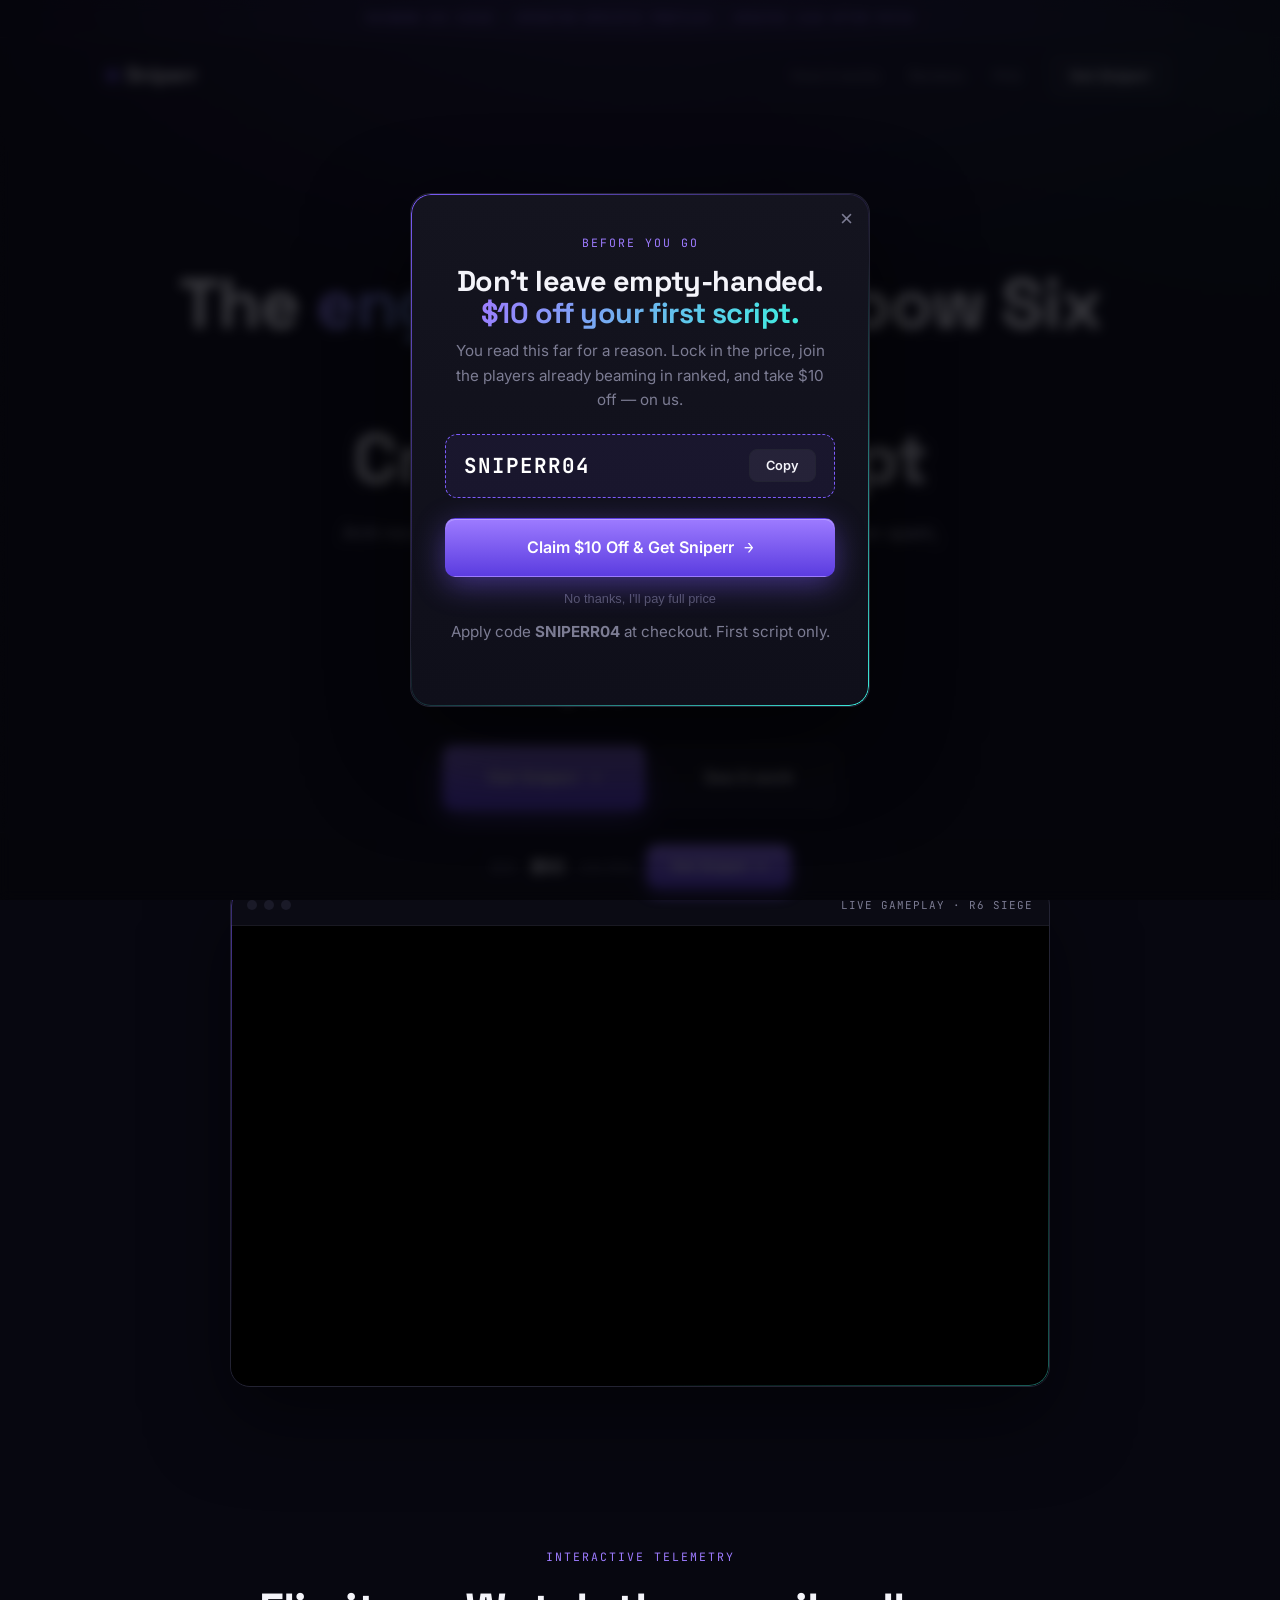
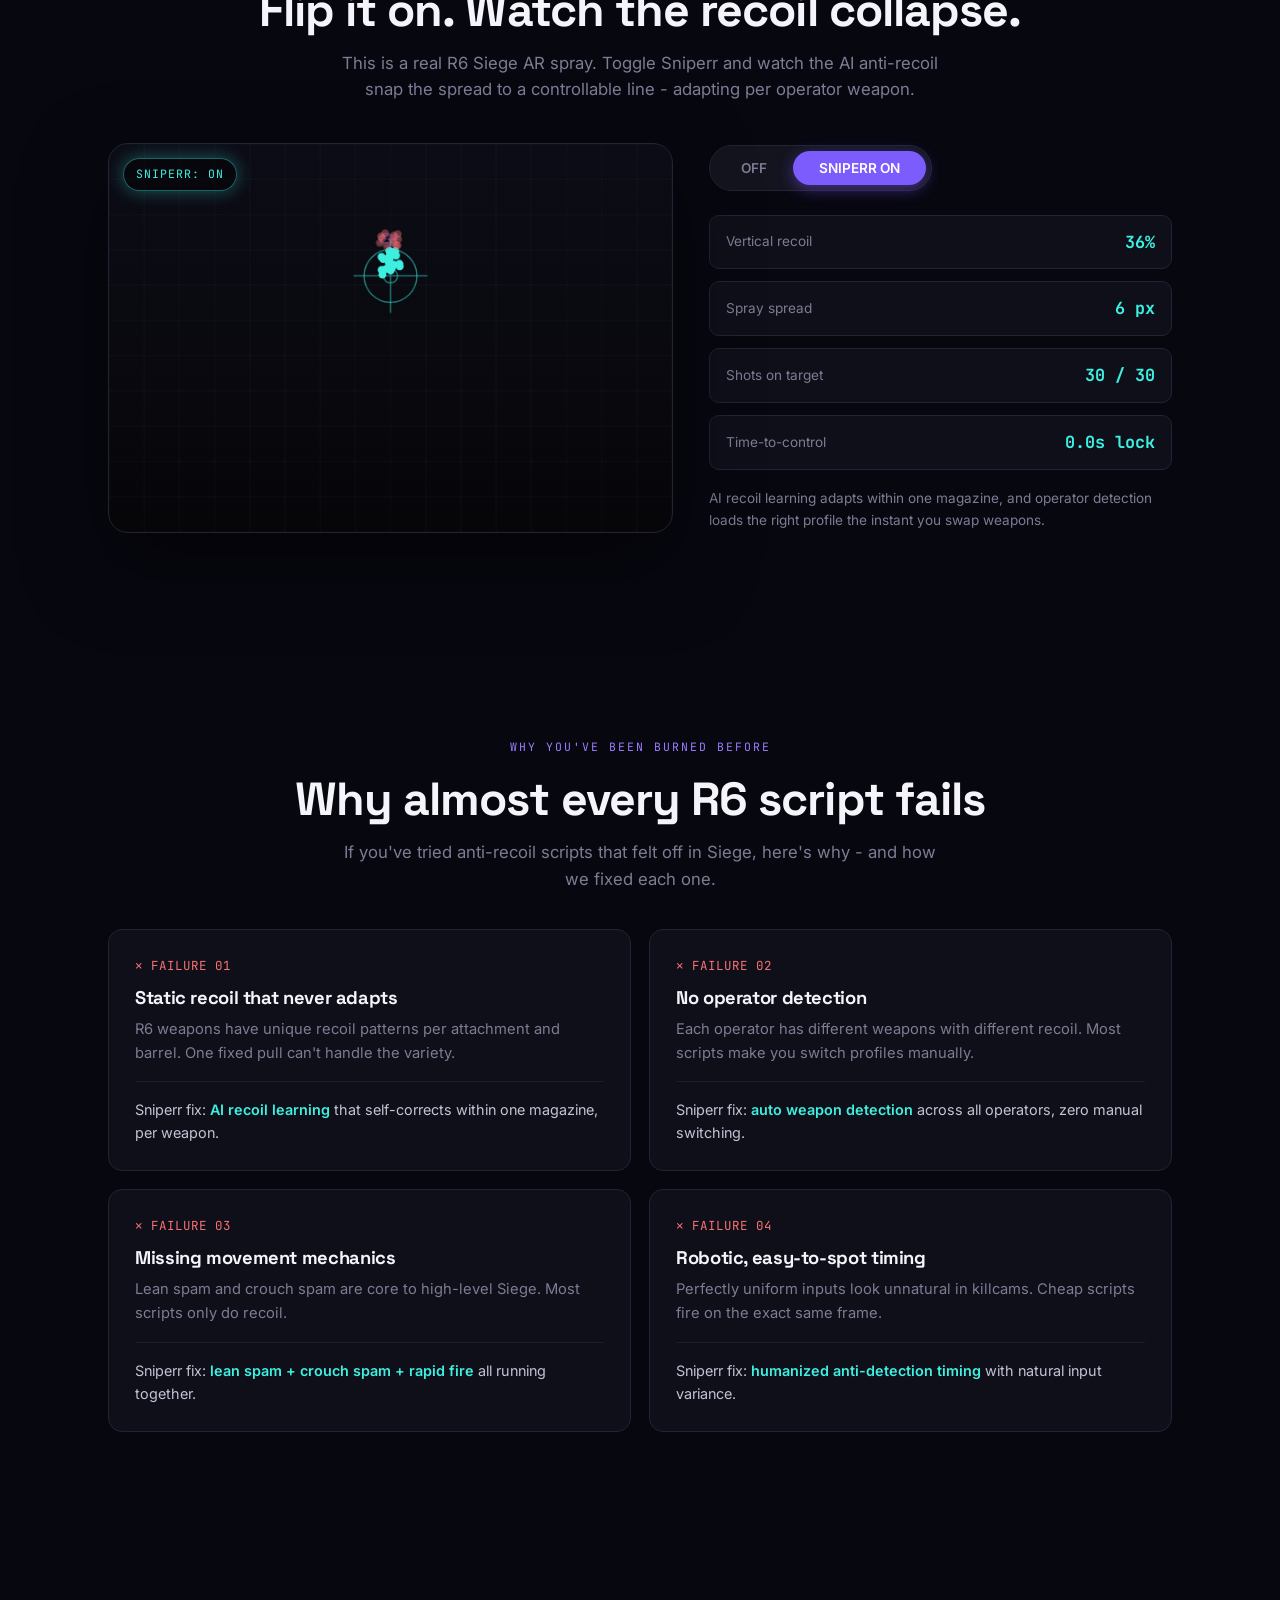
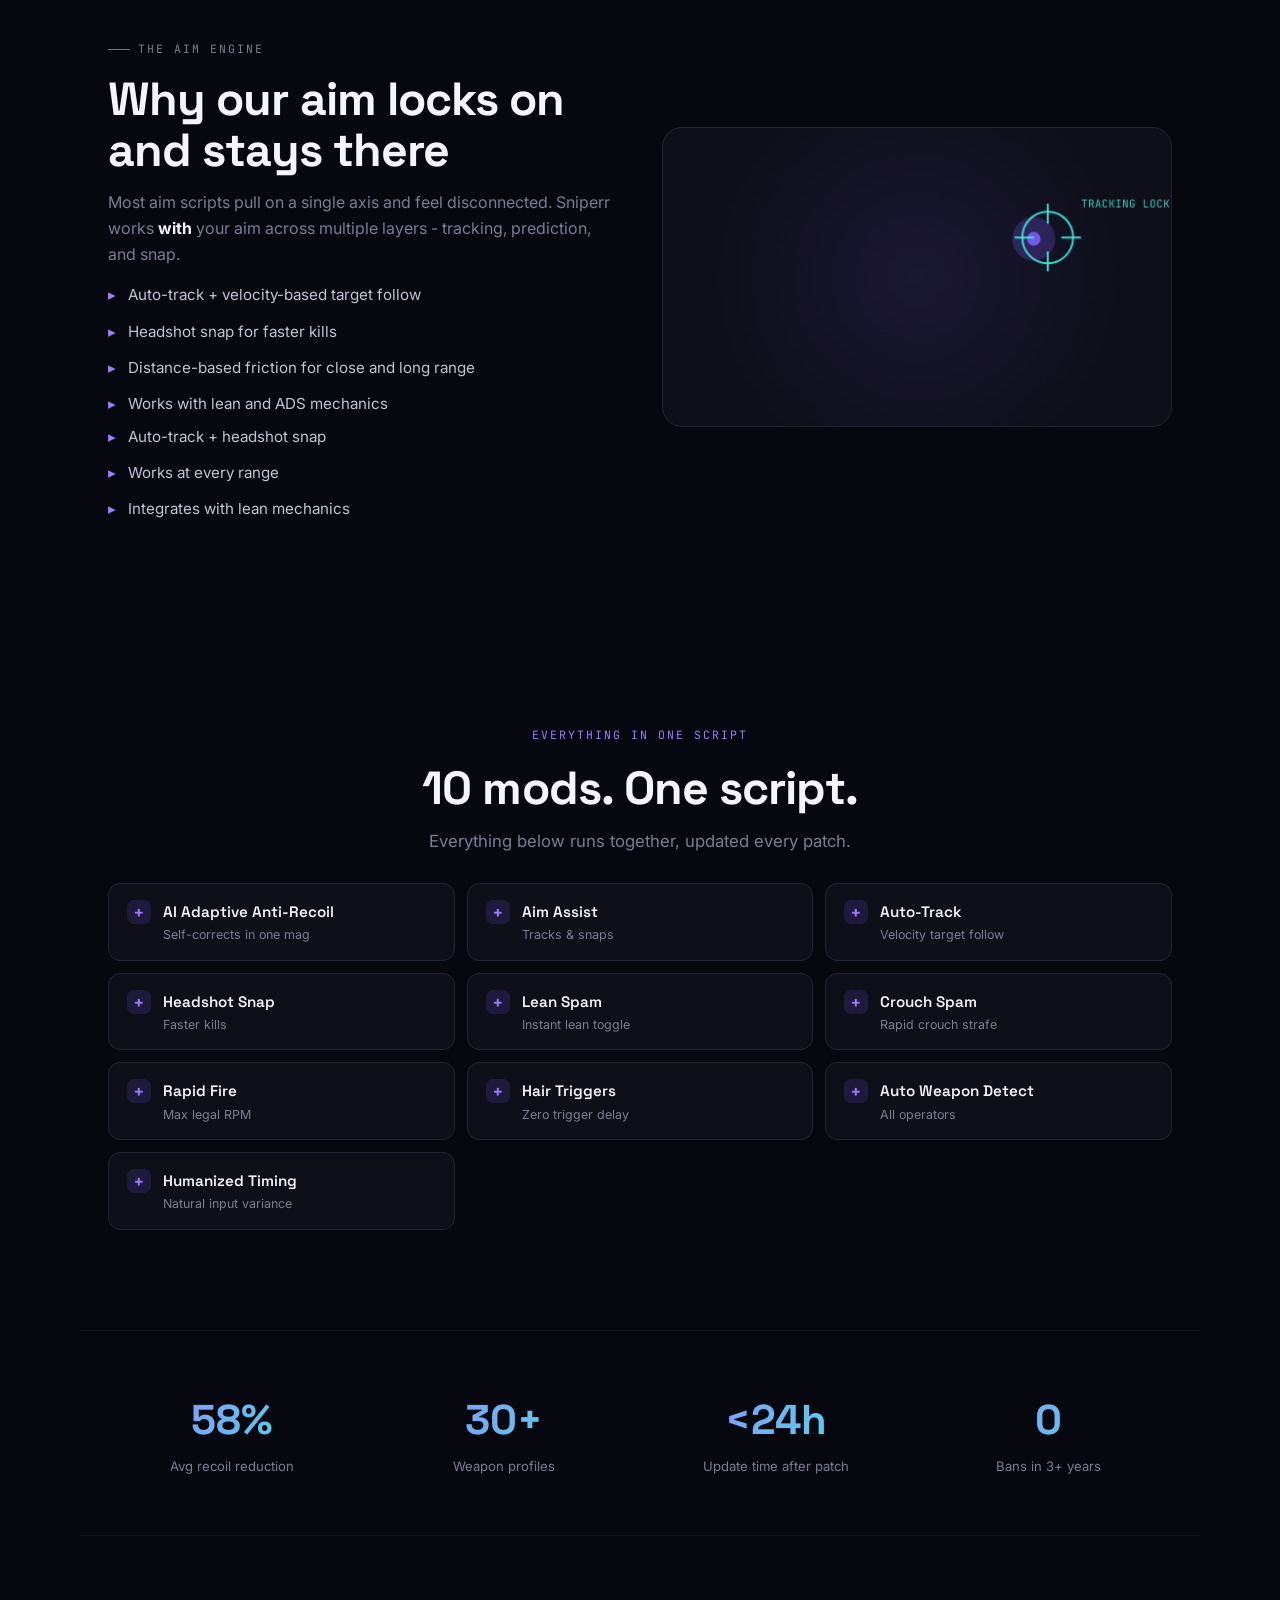
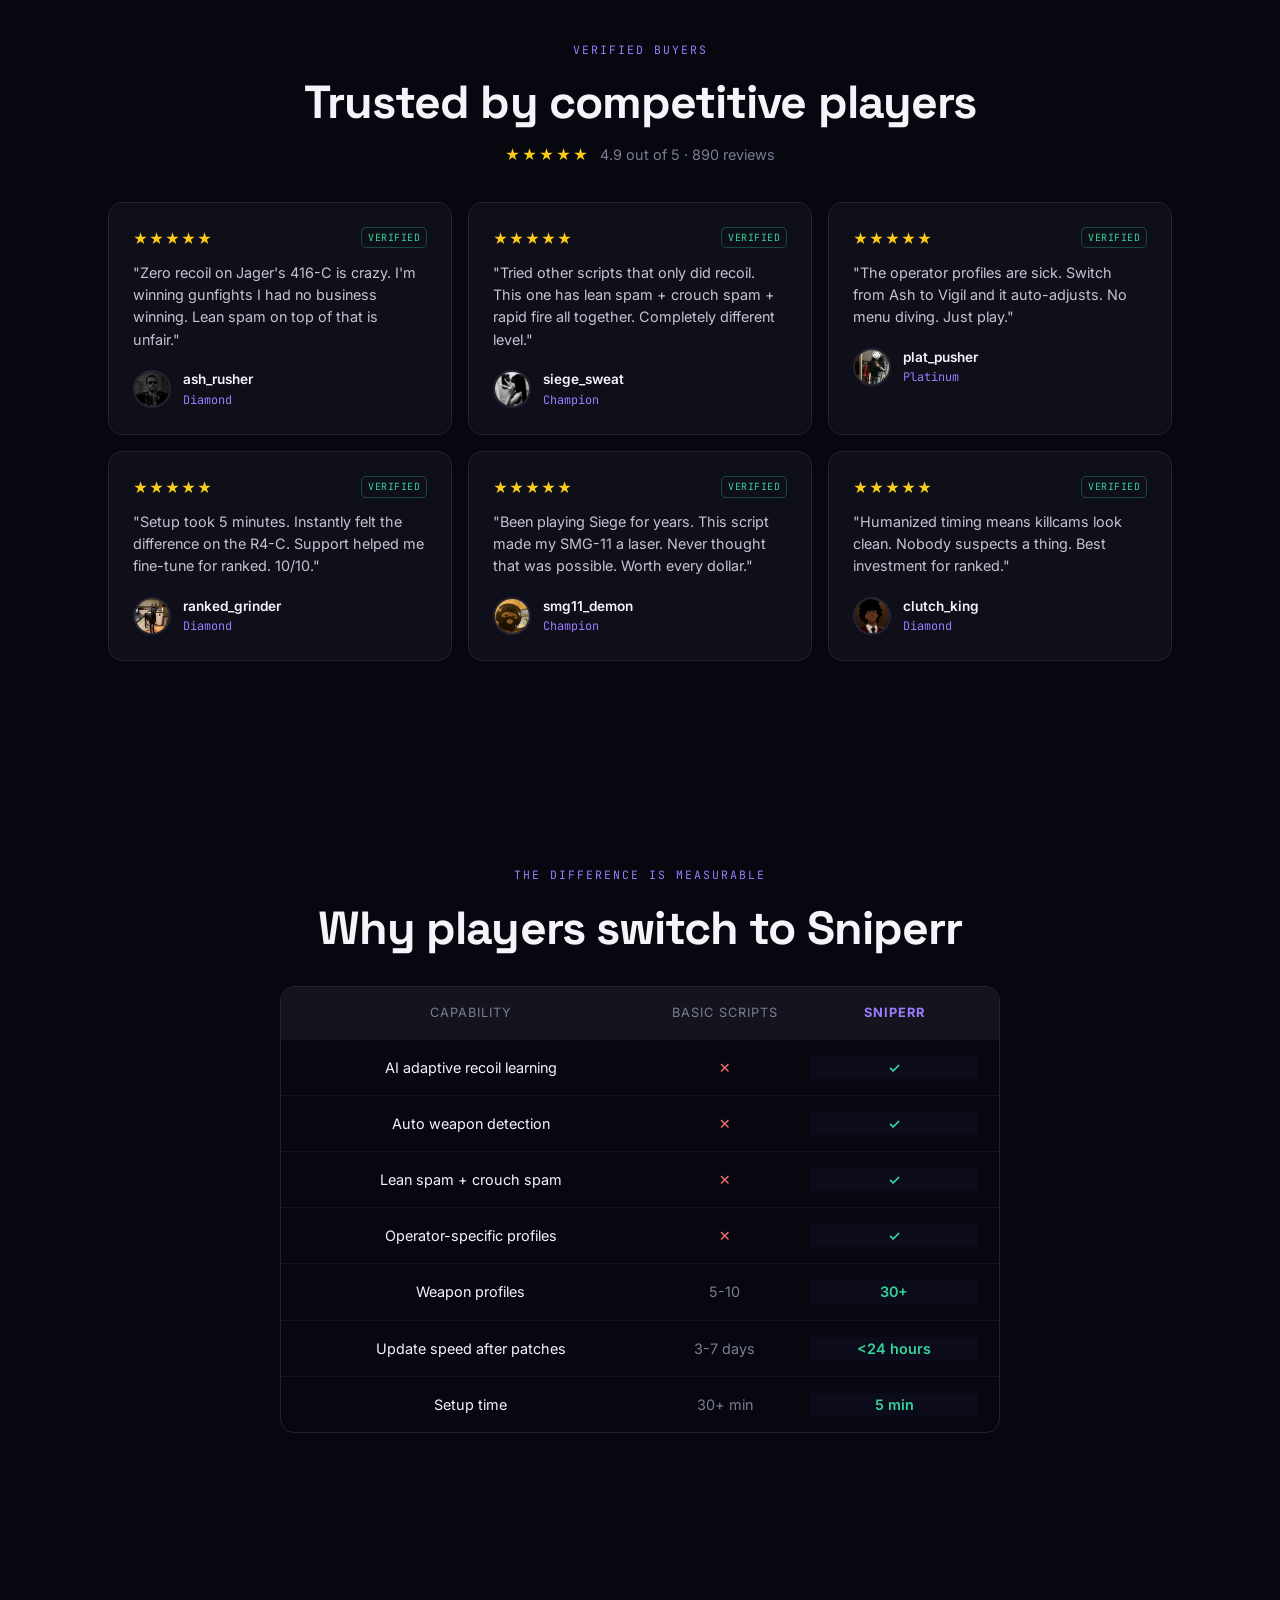
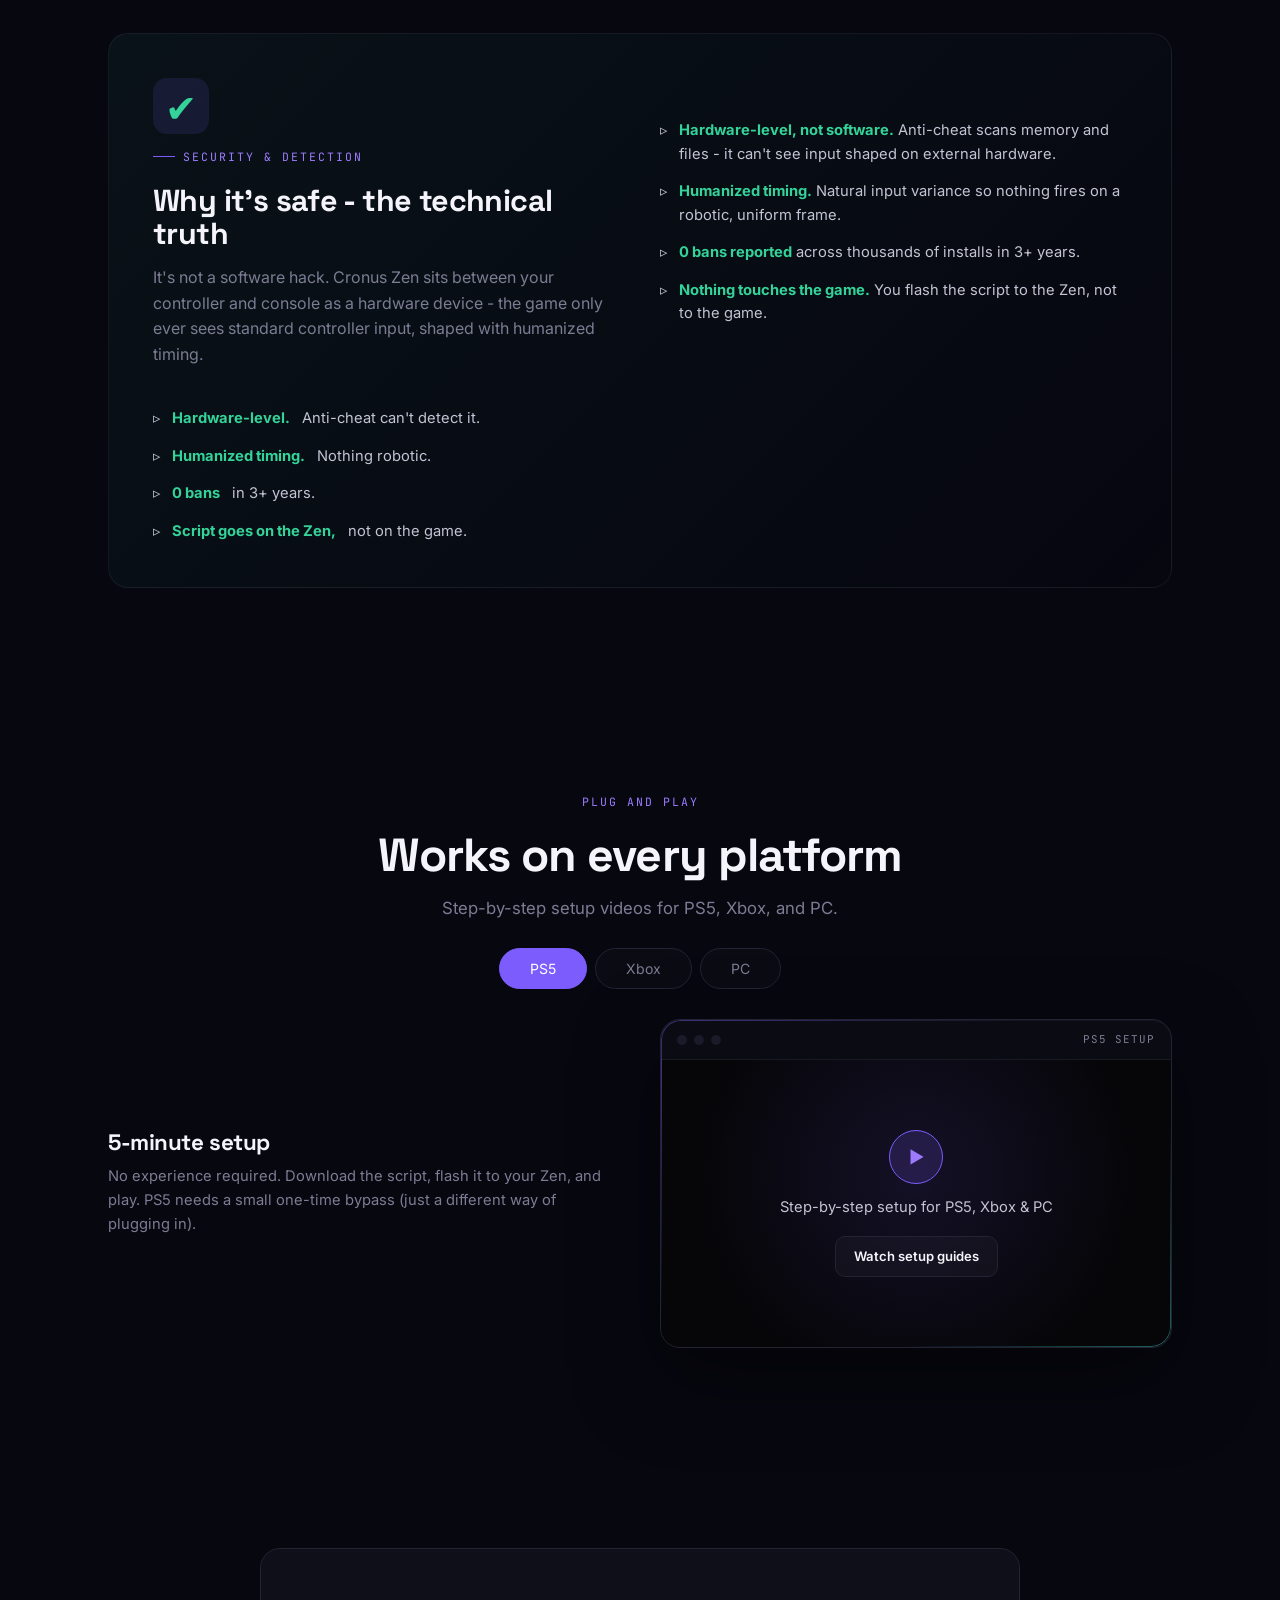
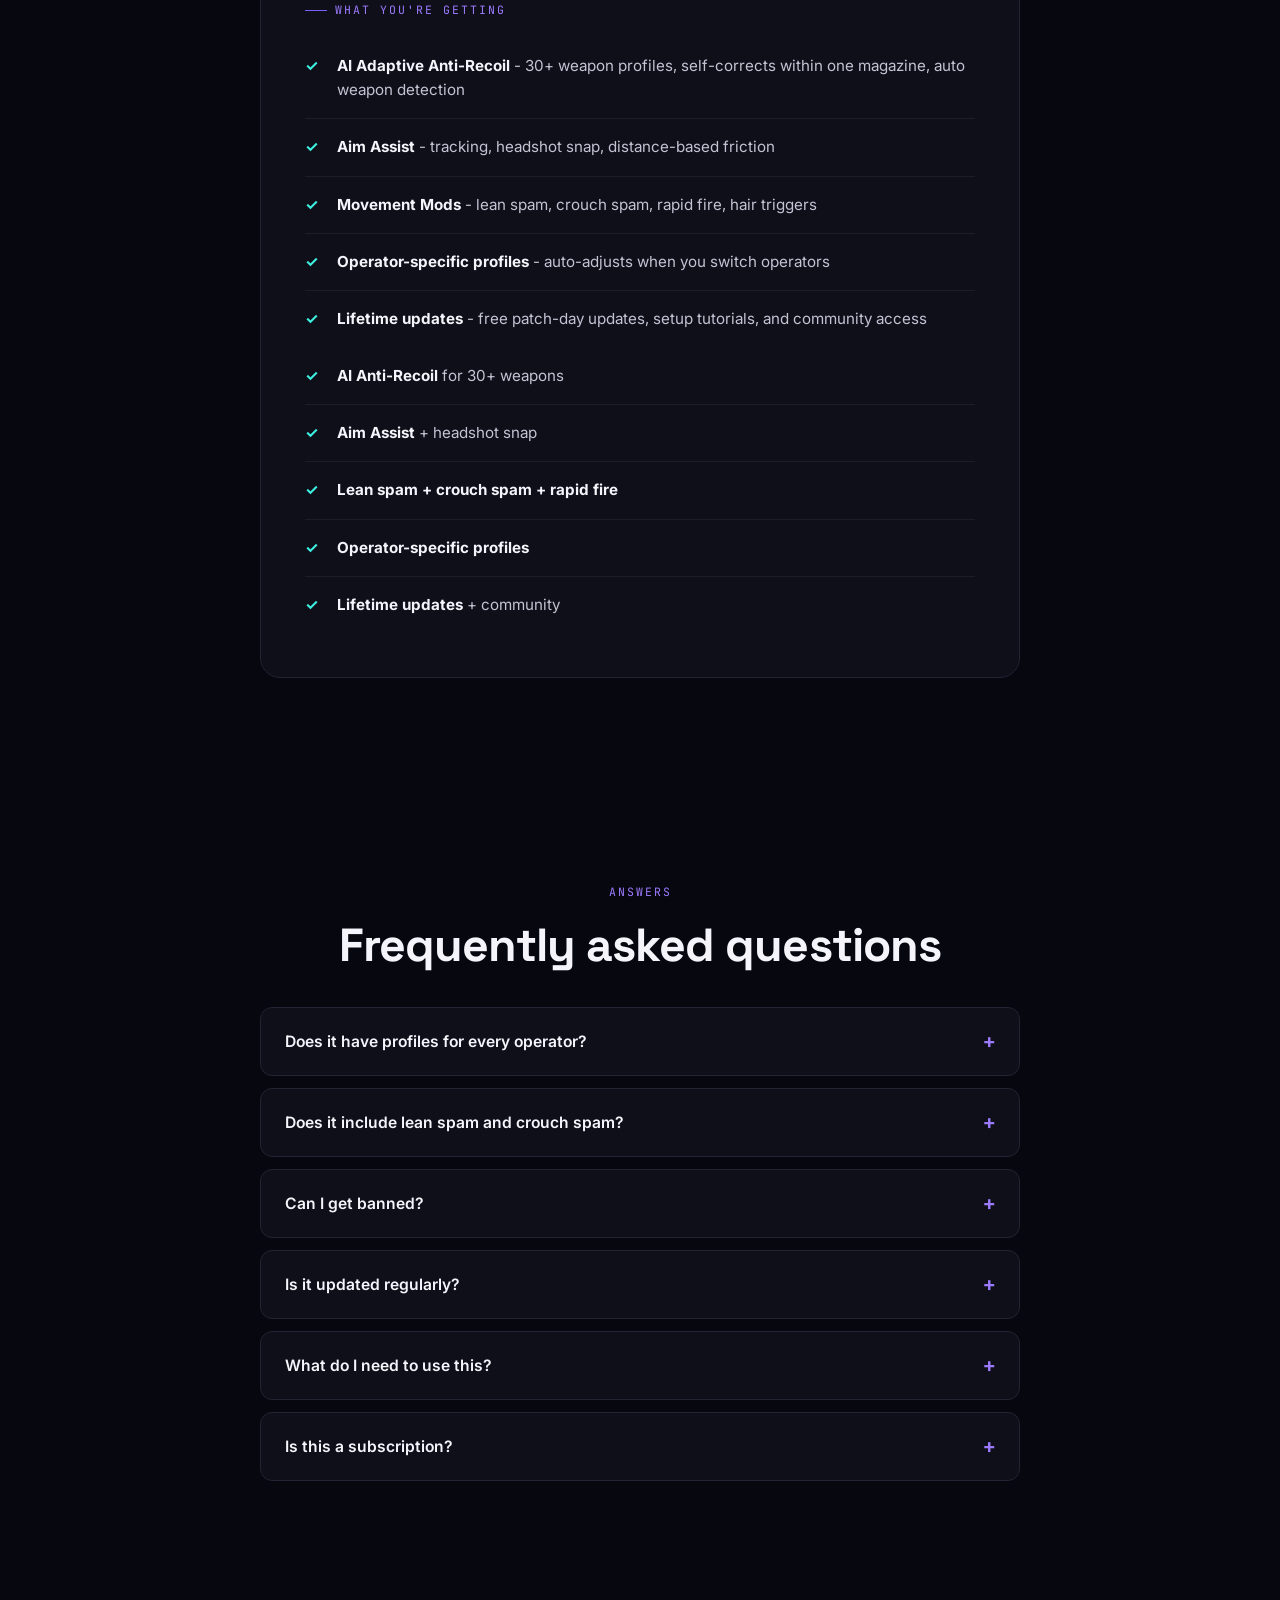
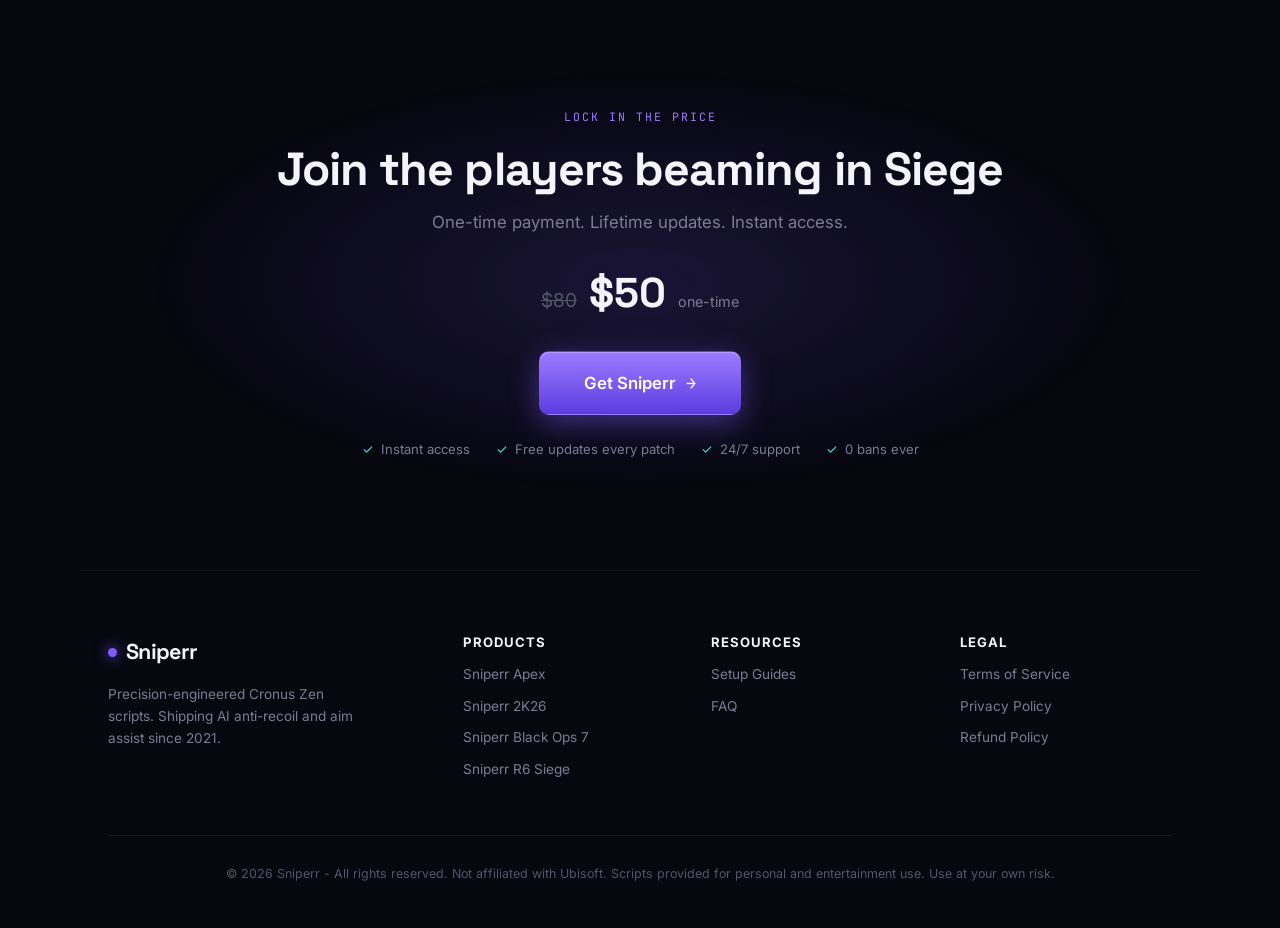
<file: r6.html>
<!DOCTYPE html>
<html lang="en">
<head>
    <meta charset="UTF-8">
    <meta name="viewport" content="width=device-width, initial-scale=1.0">
    <title>Sniperr - Engineered Rainbow Six Siege Cronus Zen Script | Anti-Recoil + Aim Assist</title>
    <meta name="description" content="Sniperr engineers the Rainbow Six Siege Cronus Zen script. Anti-recoil with operator-specific profiles, aim assist, rapid fire, lean spam, crouch spam. PS5, Xbox, PC.">
    <link rel="preconnect" href="https://fonts.googleapis.com">
    <link rel="preconnect" href="https://fonts.gstatic.com" crossorigin>
    <link href="https://fonts.googleapis.com/css2?family=Space+Grotesk:wght@400;500;600;700&family=Inter:wght@400;500;600;700&family=JetBrains+Mono:wght@400;500;700&display=swap" rel="stylesheet">
    <link rel="stylesheet" href="styles.css">
    <link rel="icon" href="favicon.svg" type="image/svg+xml">
</head>
<body>
    <div class="bg-atmosphere"></div>
    <div class="bg-grid"></div>
    <div class="bg-grain"></div>

    <div class="announce">RAINBOW SIX SIEGE - OPERATOR-SPECIFIC PROFILES · UPDATED &lt;24H AFTER PATCH</div>

    <div class="nav-wrap" id="navWrap">
        <nav>
            <div class="logo"><span class="dot"></span>Sniperr</div>
            <div class="nav-links">
                <a href="#how">How it works</a>
                <a href="#reviews">Reviews</a>
                <a href="#faq">FAQ</a>
                <a href="https://whop.com/checkout/plan_rfWlV3x1QpPlL" class="nav-cta">Get Sniperr</a>
            </div>
        </nav>
    </div>

    <main>
        <!-- HERO -->
        <section class="section hero">
            <div class="hero-pill"><span class="live"></span> Operator-specific profiles · 0 bans in 3+ years</div>
            <h1>The <span class="grad">engineered</span> Rainbow Six Siege<br>Cronus Zen script</h1>
            <p class="hero-sub dt-only">Anti-recoil with per-operator profiles, aim assist, rapid fire, lean spam, and crouch spam. One script for every operator.</p>
            <p class="hero-sub mob-only">Anti-recoil + aim assist. Per-operator profiles. Lean spam + rapid fire.</p>
            <div class="rating-row"><span class="stars">&#9733;&#9733;&#9733;&#9733;&#9733;</span> 4.9 / 5 · 890 verified reviews</div>
            <div class="price-row">
                <span class="old-price">$80</span>
                <span class="new-price">$50</span>
                <span class="price-label">one-time <span class="save">SAVE 38%</span></span>
            </div>
            <div class="hero-actions">
                <a href="https://whop.com/checkout/plan_rfWlV3x1QpPlL" class="btn btn-primary btn-lg btn-arrow">Get Sniperr</a>
                <a href="#demo" class="btn btn-ghost btn-lg">See it work</a>
            </div>
            <div class="trust-strip">
                <span class="item">All operators</span>
                <span class="item">Per-weapon profiles</span>
                <span class="item">PS5 · Xbox · PC</span>
                <span class="item">5-minute setup</span>
            </div>

            <div class="vsl-wrap" style="margin-top:24px;">
                <div class="vframe">
                    <div class="vframe-bar"><span class="d"></span><span class="d"></span><span class="d"></span><span class="tag">LIVE GAMEPLAY · R6 SIEGE</span></div>
                    <div class="video-embed">
                        <div id="vidalytics_embed_lJu4GFeXOmWVzcer" style="width: 100%; position:relative; padding-top: 56.25%;"></div>
                        <script type="text/javascript">
                        (function (v, i, d, a, l, y, t, c, s) {
                            y='_'+d.toLowerCase();c=d+'L';if(!v[d]){v[d]={};}if(!v[c]){v[c]={};}if(!v[y]){v[y]={};}var vl='Loader',vli=v[y][vl],vsl=v[c][vl + 'Script'],vlf=v[c][vl + 'Loaded'],ve='Embed';
                            if (!vsl){vsl=function(u,cb){
                                if(t){cb();return;}s=i.createElement("script");s.type="text/javascript";s.async=1;s.src=u;
                                if(s.readyState){s.onreadystatechange=function(){if(s.readyState==="loaded"||s.readyState=="complete"){s.onreadystatechange=null;vlf=1;cb();}};}else{s.onload=function(){vlf=1;cb();};}
                                i.getElementsByTagName("head")[0].appendChild(s);
                            };}
                            vsl(l+'loader.min.js',function(){if(!vli){var vlc=v[c][vl];vli=new vlc();}vli.loadScript(l+'player.min.js',function(){var vec=v[d][ve];t=new vec();t.run(a);});});
                        })(window, document, 'Vidalytics', 'vidalytics_embed_lJu4GFeXOmWVzcer', 'https://fast.vidalytics.com/embeds/tlH3XS0p/lJu4GFeXOmWVzcer/');
                        </script>
                    </div>
                </div>
            </div>
        </section>

        <!-- INTERACTIVE RECOIL DEMO -->
        <section class="section reveal" id="demo">
            <div class="center" style="margin-bottom:40px;">
                <p class="eyebrow center">INTERACTIVE TELEMETRY</p>
                <h2 class="h2">Flip it on. Watch the recoil collapse.</h2>
                <p class="sub dt-only">This is a real R6 Siege AR spray. Toggle Sniperr and watch the AI anti-recoil snap the spread to a controllable line - adapting per operator weapon.</p>
                <p class="sub mob-only">Toggle it on. Watch the spray collapse.</p>
            </div>
            <div class="demo-wrap">
                <div class="demo-stage">
                    <div class="demo-statebadge off" id="recoilBadge">SNIPERR: OFF</div>
                    <canvas id="recoilCanvas" width="640" height="440" data-mode="recoil"></canvas>
                </div>
                <div>
                    <div class="demo-toggle" role="tablist">
                        <button id="btnOff" class="active">OFF</button>
                        <button id="btnOn">SNIPERR ON</button>
                    </div>
                    <div class="demo-readouts">
                        <div class="readout"><span class="k">Vertical recoil</span><span class="v">100%</span></div>
                        <div class="readout"><span class="k">Spray spread</span><span class="v">42 px</span></div>
                        <div class="readout"><span class="k">Shots on target</span><span class="v">11 / 30</span></div>
                        <div class="readout"><span class="k">Time-to-control</span><span class="v"> - </span></div>
                    </div>
                    <p class="dt-only" style="color:var(--text-dim); font-size:0.85rem; margin-top:18px;">AI recoil learning adapts within one magazine, and operator detection loads the right profile the instant you swap weapons.</p>
                </div>
            </div>
        </section>

        <!-- WHY MOST R6 SCRIPTS FAIL -->
        <section class="section reveal" id="how">
            <div class="center" style="margin-bottom:36px;">
                <p class="eyebrow center">WHY YOU'VE BEEN BURNED BEFORE</p>
                <h2 class="h2">Why almost every R6 script fails</h2>
                <p class="sub dt-only">If you've tried anti-recoil scripts that felt off in Siege, here's why - and how we fixed each one.</p>
                <p class="sub mob-only">Here's why they failed and how we fixed it.</p>
            </div>
            <div class="teardown-grid">
                <div class="teardown-card">
                    <div class="fail">&#x2715; Failure 01</div>
                    <h3>Static recoil that never adapts</h3>
                    <p class="tc-desc">R6 weapons have unique recoil patterns per attachment and barrel. One fixed pull can't handle the variety.</p>
                    <div class="fix">Sniperr fix: <b>AI recoil learning</b> that self-corrects within one magazine, per weapon.</div>
                </div>
                <div class="teardown-card">
                    <div class="fail">&#x2715; Failure 02</div>
                    <h3>No operator detection</h3>
                    <p class="tc-desc">Each operator has different weapons with different recoil. Most scripts make you switch profiles manually.</p>
                    <div class="fix">Sniperr fix: <b>auto weapon detection</b> across all operators, zero manual switching.</div>
                </div>
                <div class="teardown-card">
                    <div class="fail">&#x2715; Failure 03</div>
                    <h3>Missing movement mechanics</h3>
                    <p class="tc-desc">Lean spam and crouch spam are core to high-level Siege. Most scripts only do recoil.</p>
                    <div class="fix">Sniperr fix: <b>lean spam + crouch spam + rapid fire</b> all running together.</div>
                </div>
                <div class="teardown-card">
                    <div class="fail">&#x2715; Failure 04</div>
                    <h3>Robotic, easy-to-spot timing</h3>
                    <p class="tc-desc">Perfectly uniform inputs look unnatural in killcams. Cheap scripts fire on the exact same frame.</p>
                    <div class="fix">Sniperr fix: <b>humanized anti-detection timing</b> with natural input variance.</div>
                </div>
            </div>
        </section>

        <!-- AIM ENGINE -->
        <section class="section reveal">
            <div class="split">
                <div>
                    <p class="eyebrow">THE AIM ENGINE</p>
                    <h2 class="h2">Why our aim locks on and stays there</h2>
                    <p class="dt-only">Most aim scripts pull on a single axis and feel disconnected. Sniperr works <b style="color:var(--text)">with</b> your aim across multiple layers - tracking, prediction, and snap.</p>
                    <p class="mob-only">Multi-layer aim assist that tracks, predicts, and snaps.</p>
                    <ul class="feature-list dt-only">
                        <li>Auto-track + velocity-based target follow</li>
                        <li>Headshot snap for faster kills</li>
                        <li>Distance-based friction for close and long range</li>
                        <li>Works with lean and ADS mechanics</li>
                    </ul>
                    <ul class="feature-list mob-only">
                        <li>Auto-track + headshot snap</li>
                        <li>Works at every range</li>
                        <li>Integrates with lean mechanics</li>
                    </ul>
                </div>
                <div class="track-vis" id="trackVis"></div>
            </div>
        </section>

        <!-- MODS -->
        <section class="section reveal">
            <div class="center" style="margin-bottom:28px;">
                <p class="eyebrow center">EVERYTHING IN ONE SCRIPT</p>
                <h2 class="h2">10 mods. One script.</h2>
                <p class="sub">Everything below runs together, updated every patch.</p>
            </div>
            <div class="mods-grid" id="modsGrid"></div>
        </section>

        <!-- STATS -->
        <section class="stats-bar reveal">
            <div class="stat-item"><span class="stat-number" data-count="58" data-suffix="%">0%</span><span class="stat-desc">Avg recoil reduction</span></div>
            <div class="stat-item"><span class="stat-number" data-count="30" data-suffix="+">0</span><span class="stat-desc">Weapon profiles</span></div>
            <div class="stat-item"><span class="stat-number" data-count="24" data-prefix="<" data-suffix="h">0</span><span class="stat-desc">Update time after patch</span></div>
            <div class="stat-item"><span class="stat-number" data-count="0" data-suffix="">0</span><span class="stat-desc">Bans in 3+ years</span></div>
        </section>

        <!-- REVIEWS -->
        <section class="section center reveal" id="reviews">
            <p class="eyebrow center">VERIFIED BUYERS</p>
            <h2 class="h2">Trusted by competitive players</h2>
            <div class="rating-row" style="margin-top:6px;"><span class="stars">&#9733;&#9733;&#9733;&#9733;&#9733;</span> 4.9 out of 5 · 890 reviews</div>
            <div class="reviews-grid">
                <div class="review-card"><span class="verified">VERIFIED</span><div class="stars sm">&#9733;&#9733;&#9733;&#9733;&#9733;</div><p class="review-text">"Zero recoil on Jager's 416-C is crazy. I'm winning gunfights I had no business winning. Lean spam on top of that is unfair."</p><div class="reviewer"><img src="image reviews/Tyler_Durden.png" alt="" class="reviewer-avatar"><div><div class="reviewer-name">ash_rusher</div><div class="reviewer-rank">Diamond</div></div></div></div>
                <div class="review-card"><span class="verified">VERIFIED</span><div class="stars sm">&#9733;&#9733;&#9733;&#9733;&#9733;</div><p class="review-text">"Tried other scripts that only did recoil. This one has lean spam + crouch spam + rapid fire all together. Completely different level."</p><div class="reviewer"><img src="image reviews/xo.jpg" alt="" class="reviewer-avatar"><div><div class="reviewer-name">siege_sweat</div><div class="reviewer-rank">Champion</div></div></div></div>
                <div class="review-card"><span class="verified">VERIFIED</span><div class="stars sm">&#9733;&#9733;&#9733;&#9733;&#9733;</div><p class="review-text">"The operator profiles are sick. Switch from Ash to Vigil and it auto-adjusts. No menu diving. Just play."</p><div class="reviewer"><img src="image reviews/5c97d7c3bca62c9531192603ec620d3b.png" alt="" class="reviewer-avatar"><div><div class="reviewer-name">plat_pusher</div><div class="reviewer-rank">Platinum</div></div></div></div>
                <div class="review-card"><span class="verified">VERIFIED</span><div class="stars sm">&#9733;&#9733;&#9733;&#9733;&#9733;</div><p class="review-text">"Setup took 5 minutes. Instantly felt the difference on the R4-C. Support helped me fine-tune for ranked. 10/10."</p><div class="reviewer"><img src="image reviews/e8513c258001f949906adfd45d00f564.png" alt="" class="reviewer-avatar"><div><div class="reviewer-name">ranked_grinder</div><div class="reviewer-rank">Diamond</div></div></div></div>
                <div class="review-card"><span class="verified">VERIFIED</span><div class="stars sm">&#9733;&#9733;&#9733;&#9733;&#9733;</div><p class="review-text">"Been playing Siege for years. This script made my SMG-11 a laser. Never thought that was possible. Worth every dollar."</p><div class="reviewer"><img src="image reviews/jamsuyy on TikTok.jpg" alt="" class="reviewer-avatar"><div><div class="reviewer-name">smg11_demon</div><div class="reviewer-rank">Champion</div></div></div></div>
                <div class="review-card"><span class="verified">VERIFIED</span><div class="stars sm">&#9733;&#9733;&#9733;&#9733;&#9733;</div><p class="review-text">"Humanized timing means killcams look clean. Nobody suspects a thing. Best investment for ranked."</p><div class="reviewer"><img src="image reviews/undefined.jpg" alt="" class="reviewer-avatar"><div><div class="reviewer-name">clutch_king</div><div class="reviewer-rank">Diamond</div></div></div></div>
            </div>
        </section>

        <!-- COMPARISON -->
        <section class="section center reveal">
            <p class="eyebrow center">THE DIFFERENCE IS MEASURABLE</p>
            <h2 class="h2">Why players switch to Sniperr</h2>
            <div class="comparison-table">
                <div class="comp-header"><span>Capability</span><span>Basic scripts</span><span class="highlight">Sniperr</span></div>
                <div class="comp-row"><span>AI adaptive recoil learning</span><span class="no">&#x2715;</span><span class="yes">&#x2713;</span></div>
                <div class="comp-row"><span>Auto weapon detection</span><span class="no">&#x2715;</span><span class="yes">&#x2713;</span></div>
                <div class="comp-row"><span>Lean spam + crouch spam</span><span class="no">&#x2715;</span><span class="yes">&#x2713;</span></div>
                <div class="comp-row"><span>Operator-specific profiles</span><span class="no">&#x2715;</span><span class="yes">&#x2713;</span></div>
                <div class="comp-row"><span>Weapon profiles</span><span class="meh">5-10</span><span class="yes">30+</span></div>
                <div class="comp-row"><span>Update speed after patches</span><span class="meh">3-7 days</span><span class="yes">&lt;24 hours</span></div>
                <div class="comp-row"><span>Setup time</span><span class="meh">30+ min</span><span class="yes">5 min</span></div>
            </div>
        </section>

        <!-- SECURITY -->
        <section class="section reveal">
            <div class="security">
                <div>
                    <div class="shield">&#x2714;</div>
                    <p class="eyebrow" style="margin-top:14px;">SECURITY &amp; DETECTION</p>
                    <h2 class="h2" style="font-size:1.9rem;">Why it's safe - the technical truth</h2>
                    <p class="dt-only" style="color:var(--text-dim);">It's not a software hack. Cronus Zen sits between your controller and console as a hardware device - the game only ever sees standard controller input, shaped with humanized timing.</p>
                    <p class="mob-only" style="color:var(--text-dim);">Hardware device, not software. Anti-cheat can't see it.</p>
                </div>
                <ul class="sec-points dt-only">
                    <li>&#x25B9; <span><b>Hardware-level, not software.</b> Anti-cheat scans memory and files - it can't see input shaped on external hardware.</span></li>
                    <li>&#x25B9; <span><b>Humanized timing.</b> Natural input variance so nothing fires on a robotic, uniform frame.</span></li>
                    <li>&#x25B9; <span><b>0 bans reported</b> across thousands of installs in 3+ years.</span></li>
                    <li>&#x25B9; <span><b>Nothing touches the game.</b> You flash the script to the Zen, not to the game.</span></li>
                </ul>
                <ul class="sec-points mob-only">
                    <li>&#x25B9; <b>Hardware-level.</b> Anti-cheat can't detect it.</li>
                    <li>&#x25B9; <b>Humanized timing.</b> Nothing robotic.</li>
                    <li>&#x25B9; <b>0 bans</b> in 3+ years.</li>
                    <li>&#x25B9; <b>Script goes on the Zen,</b> not on the game.</li>
                </ul>
            </div>
        </section>

        <!-- PLATFORMS -->
        <section class="section center reveal">
            <p class="eyebrow center">PLUG AND PLAY</p>
            <h2 class="h2">Works on every platform</h2>
            <p class="sub">Step-by-step setup videos for PS5, Xbox, and PC.</p>
            <div class="platform-tabs">
                <button class="platform-tab active">PS5</button>
                <button class="platform-tab">Xbox</button>
                <button class="platform-tab">PC</button>
            </div>
            <div class="platform-content">
                <div style="text-align:left;">
                    <h3>5-minute setup</h3>
                    <p class="dt-only">No experience required. Download the script, flash it to your Zen, and play. PS5 needs a small one-time bypass (just a different way of plugging in).</p>
                    <p class="mob-only">Download, flash, play. 5 minutes. Video tutorials included.</p>
                </div>
                <div class="vframe">
                    <div class="vframe-bar"><span class="d"></span><span class="d"></span><span class="d"></span><span class="tag">PS5 SETUP</span></div>
                    <div class="vid-static"><div class="vs-glyph">&#9658;</div><div class="vs-text">Step-by-step setup for PS5, Xbox &amp; PC</div><a class="btn btn-ghost" style="margin-top:4px;padding:9px 18px;font-size:0.82rem;" href="tutorials.html">Watch setup guides</a></div>
                </div>
            </div>
        </section>

        <!-- WHAT YOU GET -->
        <section class="section reveal">
            <div class="whatyouget-box">
                <p class="eyebrow">WHAT YOU'RE GETTING</p>
                <ul class="get-list dt-only">
                    <li><b>AI Adaptive Anti-Recoil</b> - 30+ weapon profiles, self-corrects within one magazine, auto weapon detection</li>
                    <li><b>Aim Assist</b> - tracking, headshot snap, distance-based friction</li>
                    <li><b>Movement Mods</b> - lean spam, crouch spam, rapid fire, hair triggers</li>
                    <li><b>Operator-specific profiles</b> - auto-adjusts when you switch operators</li>
                    <li><b>Lifetime updates</b> - free patch-day updates, setup tutorials, and community access</li>
                </ul>
                <ul class="get-list mob-only">
                    <li><b>AI Anti-Recoil</b> for 30+ weapons</li>
                    <li><b>Aim Assist</b> + headshot snap</li>
                    <li><b>Lean spam + crouch spam + rapid fire</b></li>
                    <li><b>Operator-specific profiles</b></li>
                    <li><b>Lifetime updates</b> + community</li>
                </ul>
            </div>
        </section>

        <!-- FAQ -->
        <section class="section center reveal" id="faq">
            <p class="eyebrow center">ANSWERS</p>
            <h2 class="h2">Frequently asked questions</h2>
            <div class="faq-list">
                <div class="faq-item"><button class="faq-q">Does it have profiles for every operator?</button><div class="faq-a"><p><span class="dt-only">Yes. Every operator's primary and secondary weapons have tuned profiles. When you swap operators, the script auto-adjusts.</span><span class="mob-only">Yes. All operators, auto-adjusts when you swap.</span></p></div></div>
                <div class="faq-item"><button class="faq-q">Does it include lean spam and crouch spam?</button><div class="faq-a"><p><span class="dt-only">Yes. Lean spam, crouch spam, and rapid fire all run together alongside the anti-recoil. No separate toggle needed.</span><span class="mob-only">Yes. All run together automatically.</span></p></div></div>
                <div class="faq-item"><button class="faq-q">Can I get banned?</button><div class="faq-a"><p><span class="dt-only">Cronus Zen is hardware between your controller and console. The game only sees normal controller input with humanized timing. 0 bans in 3+ years.</span><span class="mob-only">Hardware-level with humanized timing. 0 bans in 3+ years.</span></p></div></div>
                <div class="faq-item"><button class="faq-q">Is it updated regularly?</button><div class="faq-a"><p><span class="dt-only">Every patch. When recoil or operators change, we re-tune within 24 hours. Re-download and flash to your Zen.</span><span class="mob-only">Every patch. Updated within 24 hours.</span></p></div></div>
                <div class="faq-item"><button class="faq-q">What do I need to use this?</button><div class="faq-a"><p>A Cronus Zen device (~$100 on Amazon), a USB cable, and your console/PC.</p></div></div>
                <div class="faq-item"><button class="faq-q">Is this a subscription?</button><div class="faq-a"><p><span class="dt-only">No. One-time $50 payment, lifetime access to all updates, the community, and support.</span><span class="mob-only">No. One-time $50, lifetime updates.</span></p></div></div>
            </div>
        </section>

        <!-- FINAL CTA -->
        <section class="final-cta reveal">
            <p class="eyebrow center">LOCK IN THE PRICE</p>
            <h2 class="h2">Join the players beaming in Siege</h2>
            <p class="sub" style="margin:0 auto;">One-time payment. Lifetime updates. Instant access.</p>
            <div class="price-row" style="margin-top:24px;">
                <span class="old-price">$80</span>
                <span class="new-price">$50</span>
                <span class="price-label">one-time</span>
            </div>
            <a href="https://whop.com/checkout/plan_rfWlV3x1QpPlL" class="btn btn-primary btn-lg btn-arrow">Get Sniperr</a>
            <div class="final-checks">
                <span>Instant access</span>
                <span>Free updates every patch</span>
                <span>24/7 support</span>
                <span>0 bans ever</span>
            </div>
        </section>
    </main>

    <footer>
        <div class="footer-grid">
            <div class="footer-brand">
                <div class="logo"><span class="dot"></span>Sniperr</div>
                <p>Precision-engineered Cronus Zen scripts. Shipping AI anti-recoil and aim assist since 2021.</p>
            </div>
            <div class="footer-col"><h4>Products</h4><a href="apex.html">Sniperr Apex</a><a href="index.html">Sniperr 2K26</a><a href="cod.html">Sniperr Black Ops 7</a><a href="r6.html">Sniperr R6 Siege</a></div>
            <div class="footer-col"><h4>Resources</h4><a href="tutorials.html">Setup Guides</a><a href="#faq">FAQ</a></div>
            <div class="footer-col"><h4>Legal</h4><a href="terms.html">Terms of Service</a><a href="privacy.html">Privacy Policy</a><a href="refund.html">Refund Policy</a></div>
        </div>
        <p class="footer-copy">&#169; 2026 Sniperr - All rights reserved. Not affiliated with Ubisoft. Scripts provided for personal and entertainment use. Use at your own risk.</p>
    </footer>

    <script>
        window.SNIPERR_MODS = [["AI Adaptive Anti-Recoil", "Self-corrects in one mag"], ["Aim Assist", "Tracks & snaps"], ["Auto-Track", "Velocity target follow"], ["Headshot Snap", "Faster kills"], ["Lean Spam", "Instant lean toggle"], ["Crouch Spam", "Rapid crouch strafe"], ["Rapid Fire", "Max legal RPM"], ["Hair Triggers", "Zero trigger delay"], ["Auto Weapon Detect", "All operators"], ["Humanized Timing", "Natural input variance"]];
        window.SNIPERR_CLARITY_ID = "wpo9a6b5ys";
    </script>
    <script>
        window.SNIPERR_CHECKOUT = { game: "r6" };
    </script>

    <script src="script.js"></script>
</body>
</html>
</file>
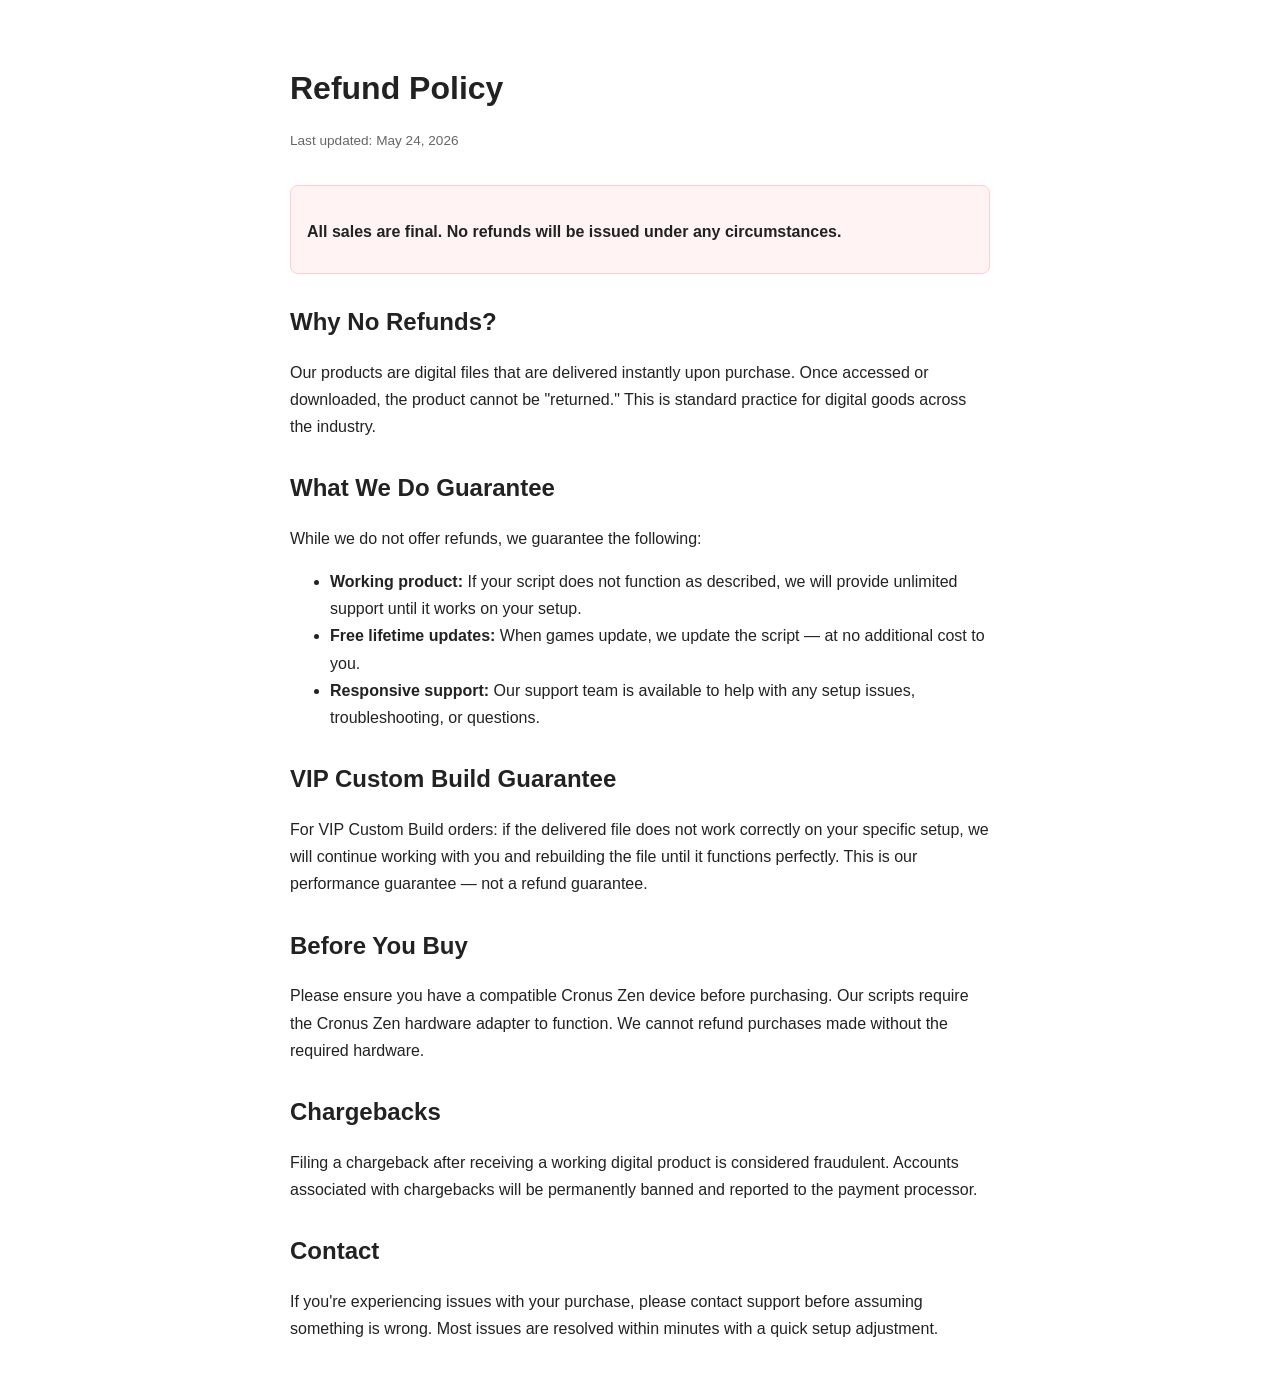
<file: refund.html>
<!DOCTYPE html>
<html lang="en">
<head>
<meta charset="UTF-8">
<meta name="viewport" content="width=device-width, initial-scale=1.0">
<title>Sniperr — Refund Policy</title>
<style>
body { font-family: -apple-system, sans-serif; max-width: 700px; margin: 0 auto; padding: 40px 24px; line-height: 1.7; color: #222; }
h1 { margin-bottom: 8px; }
h2 { margin-top: 28px; margin-bottom: 8px; }
p { margin-bottom: 12px; }
.updated { color: #666; font-size: 0.85rem; margin-bottom: 32px; }
.highlight { background: #fff3f3; border: 1px solid #ffcdd2; border-radius: 8px; padding: 16px; margin: 20px 0; }
</style>
</head>
<body>
<h1>Refund Policy</h1>
<p class="updated">Last updated: May 24, 2026</p>

<div class="highlight">
<p><strong>All sales are final. No refunds will be issued under any circumstances.</strong></p>
</div>

<h2>Why No Refunds?</h2>
<p>Our products are digital files that are delivered instantly upon purchase. Once accessed or downloaded, the product cannot be "returned." This is standard practice for digital goods across the industry.</p>

<h2>What We Do Guarantee</h2>
<p>While we do not offer refunds, we guarantee the following:</p>
<ul>
<li><strong>Working product:</strong> If your script does not function as described, we will provide unlimited support until it works on your setup.</li>
<li><strong>Free lifetime updates:</strong> When games update, we update the script — at no additional cost to you.</li>
<li><strong>Responsive support:</strong> Our support team is available to help with any setup issues, troubleshooting, or questions.</li>
</ul>

<h2>VIP Custom Build Guarantee</h2>
<p>For VIP Custom Build orders: if the delivered file does not work correctly on your specific setup, we will continue working with you and rebuilding the file until it functions perfectly. This is our performance guarantee — not a refund guarantee.</p>

<h2>Before You Buy</h2>
<p>Please ensure you have a compatible Cronus Zen device before purchasing. Our scripts require the Cronus Zen hardware adapter to function. We cannot refund purchases made without the required hardware.</p>

<h2>Chargebacks</h2>
<p>Filing a chargeback after receiving a working digital product is considered fraudulent. Accounts associated with chargebacks will be permanently banned and reported to the payment processor.</p>

<h2>Contact</h2>
<p>If you're experiencing issues with your purchase, please contact support before assuming something is wrong. Most issues are resolved within minutes with a quick setup adjustment.</p>
</body>
</html>
</file>
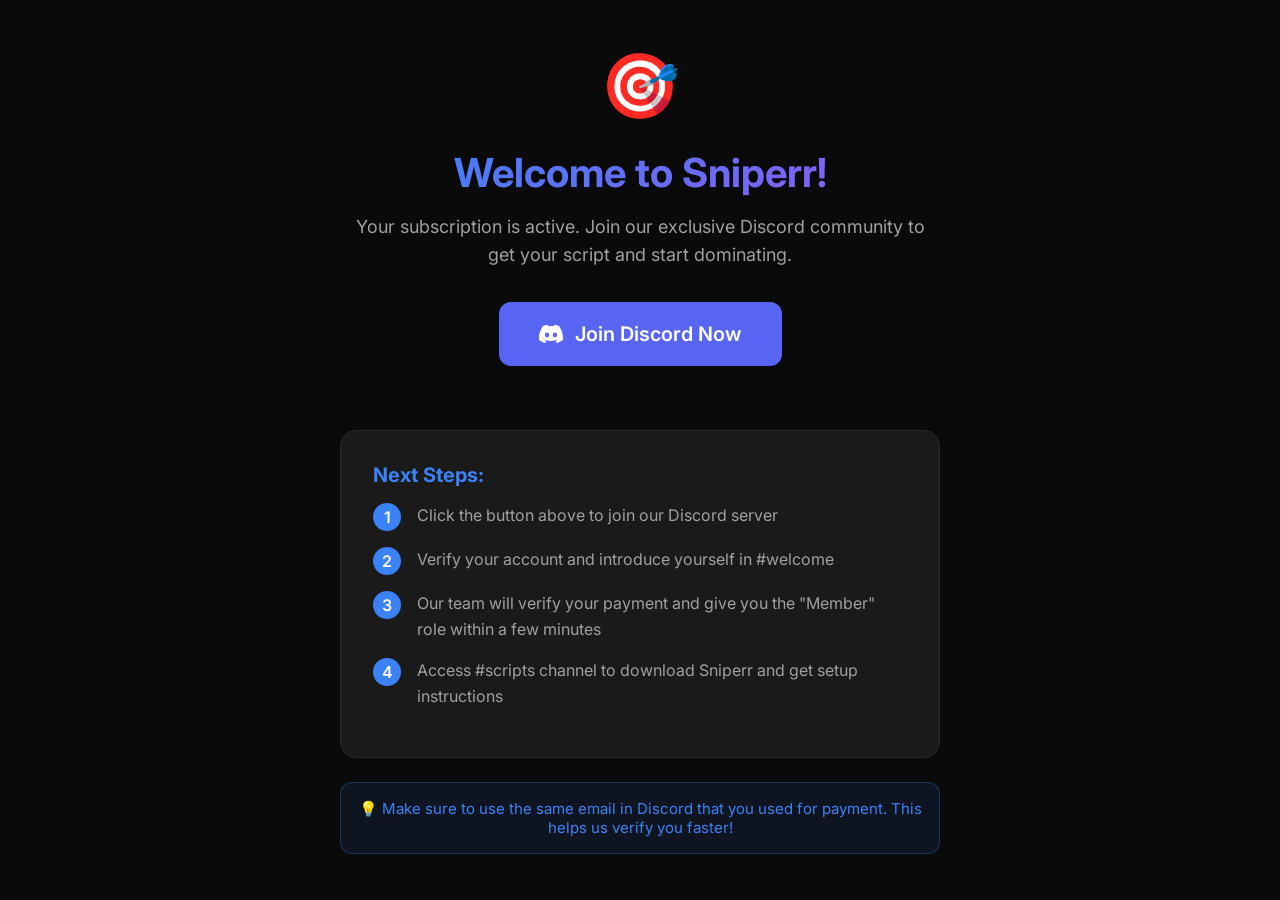
<file: success.html>
<!DOCTYPE html>
<html lang="en">
<head>
    <meta charset="UTF-8">
    <meta name="viewport" content="width=device-width, initial-scale=1.0">
    <title>Welcome to Sniperr! 🎯</title>
    <link rel="icon" type="image/svg+xml" href="favicon.svg">
    
    <!-- Google tag (gtag.js) -->
    <script async src="https://www.googletagmanager.com/gtag/js?id=AW-17900031691"></script>
    <script>
        window.dataLayer = window.dataLayer || [];
        function gtag(){dataLayer.push(arguments);}
        gtag('js', new Date());
        gtag('config', 'AW-17900031691');
    </script>
    
    <link href="https://fonts.googleapis.com/css2?family=Inter:wght@400;600;700&display=swap" rel="stylesheet">
    <style>
        * {
            margin: 0;
            padding: 0;
            box-sizing: border-box;
        }
        body {
            font-family: 'Inter', sans-serif;
            background: #0a0a0a;
            color: #ffffff;
            min-height: 100vh;
            display: flex;
            align-items: center;
            justify-content: center;
            padding: 2rem;
        }
        .container {
            max-width: 600px;
            text-align: center;
        }
        .icon {
            font-size: 4rem;
            margin-bottom: 1.5rem;
        }
        h1 {
            font-size: 2.5rem;
            margin-bottom: 1rem;
            background: linear-gradient(135deg, #3b82f6, #8b5cf6);
            -webkit-background-clip: text;
            -webkit-text-fill-color: transparent;
        }
        p {
            font-size: 1.125rem;
            color: #a0a0a0;
            margin-bottom: 2rem;
            line-height: 1.6;
        }
        .discord-btn {
            display: inline-flex;
            align-items: center;
            gap: 0.75rem;
            padding: 1.25rem 2.5rem;
            background: #5865F2;
            color: white;
            text-decoration: none;
            border-radius: 0.75rem;
            font-size: 1.25rem;
            font-weight: 600;
            transition: all 0.2s;
            margin-bottom: 2rem;
        }
        .discord-btn:hover {
            background: #4752C4;
            transform: translateY(-2px);
        }
        .steps {
            background: #1a1a1a;
            border: 1px solid #2a2a2a;
            border-radius: 1rem;
            padding: 2rem;
            text-align: left;
            margin-top: 2rem;
        }
        .steps h2 {
            font-size: 1.25rem;
            margin-bottom: 1rem;
            color: #3b82f6;
        }
        .step {
            display: flex;
            gap: 1rem;
            margin-bottom: 1rem;
            align-items: flex-start;
        }
        .step-number {
            background: #3b82f6;
            color: white;
            width: 28px;
            height: 28px;
            border-radius: 50%;
            display: flex;
            align-items: center;
            justify-content: center;
            font-weight: 600;
            flex-shrink: 0;
        }
        .step-text {
            color: #a0a0a0;
            line-height: 1.6;
        }
        .email-note {
            background: rgba(59, 130, 246, 0.1);
            border: 1px solid rgba(59, 130, 246, 0.3);
            border-radius: 0.75rem;
            padding: 1rem;
            margin-top: 1.5rem;
            font-size: 0.9375rem;
            color: #3b82f6;
        }
    </style>
</head>
<body>
    <div class="container">
        <div class="icon">🎯</div>
        <h1>Welcome to Sniperr!</h1>
        <p>Your subscription is active. Join our exclusive Discord community to get your script and start dominating.</p>
        
        <a href="https://discord.gg/TJFsSxr9EZ" class="discord-btn">
            <svg width="24" height="24" viewBox="0 0 24 24" fill="currentColor">
                <path d="M20.317 4.37a19.791 19.791 0 0 0-4.885-1.515a.074.074 0 0 0-.079.037c-.21.375-.444.864-.608 1.25a18.27 18.27 0 0 0-5.487 0a12.64 12.64 0 0 0-.617-1.25a.077.077 0 0 0-.079-.037A19.736 19.736 0 0 0 3.677 4.37a.07.07 0 0 0-.032.027C.533 9.046-.32 13.58.099 18.057a.082.082 0 0 0 .031.057a19.9 19.9 0 0 0 5.993 3.03a.078.078 0 0 0 .084-.028a14.09 14.09 0 0 0 1.226-1.994a.076.076 0 0 0-.041-.106a13.107 13.107 0 0 1-1.872-.892a.077.077 0 0 1-.008-.128a10.2 10.2 0 0 0 .372-.292a.074.074 0 0 1 .077-.01c3.928 1.793 8.18 1.793 12.062 0a.074.074 0 0 1 .078.01c.12.098.246.198.373.292a.077.077 0 0 1-.006.127a12.299 12.299 0 0 1-1.873.892a.077.077 0 0 0-.041.107c.36.698.772 1.362 1.225 1.993a.076.076 0 0 0 .084.028a19.839 19.839 0 0 0 6.002-3.03a.077.077 0 0 0 .032-.054c.5-5.177-.838-9.674-3.549-13.66a.061.061 0 0 0-.031-.03zM8.02 15.33c-1.183 0-2.157-1.085-2.157-2.419c0-1.333.956-2.419 2.157-2.419c1.21 0 2.176 1.096 2.157 2.42c0 1.333-.956 2.418-2.157 2.418zm7.975 0c-1.183 0-2.157-1.085-2.157-2.419c0-1.333.955-2.419 2.157-2.419c1.21 0 2.176 1.096 2.157 2.42c0 1.333-.946 2.418-2.157 2.418z"/>
            </svg>
            Join Discord Now
        </a>

        <div class="steps">
            <h2>Next Steps:</h2>
            <div class="step">
                <div class="step-number">1</div>
                <div class="step-text">Click the button above to join our Discord server</div>
            </div>
            <div class="step">
                <div class="step-number">2</div>
                <div class="step-text">Verify your account and introduce yourself in #welcome</div>
            </div>
            <div class="step">
                <div class="step-number">3</div>
                <div class="step-text">Our team will verify your payment and give you the "Member" role within a few minutes</div>
            </div>
            <div class="step">
                <div class="step-number">4</div>
                <div class="step-text">Access #scripts channel to download Sniperr and get setup instructions</div>
            </div>
        </div>

        <div class="email-note">
            💡 Make sure to use the same email in Discord that you used for payment. This helps us verify you faster!
        </div>
    </div>
</body>
</html>
</file>
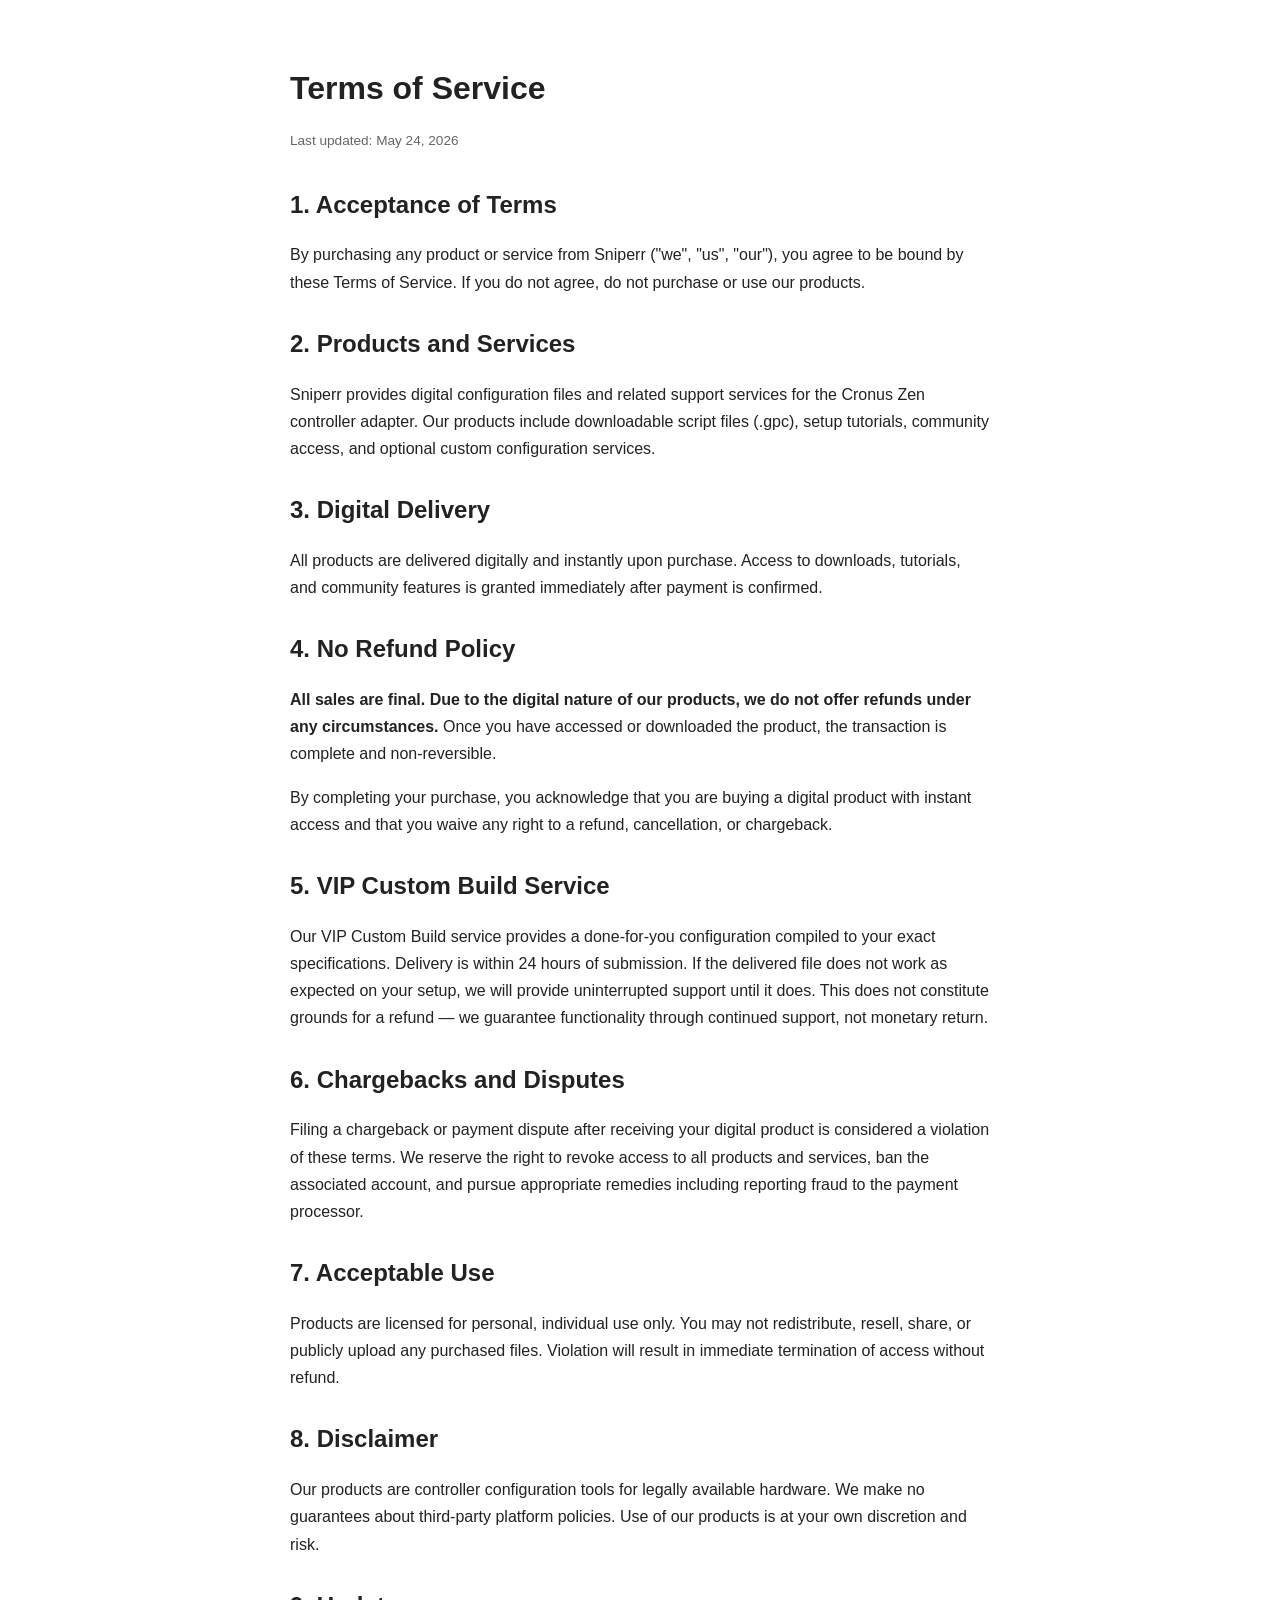
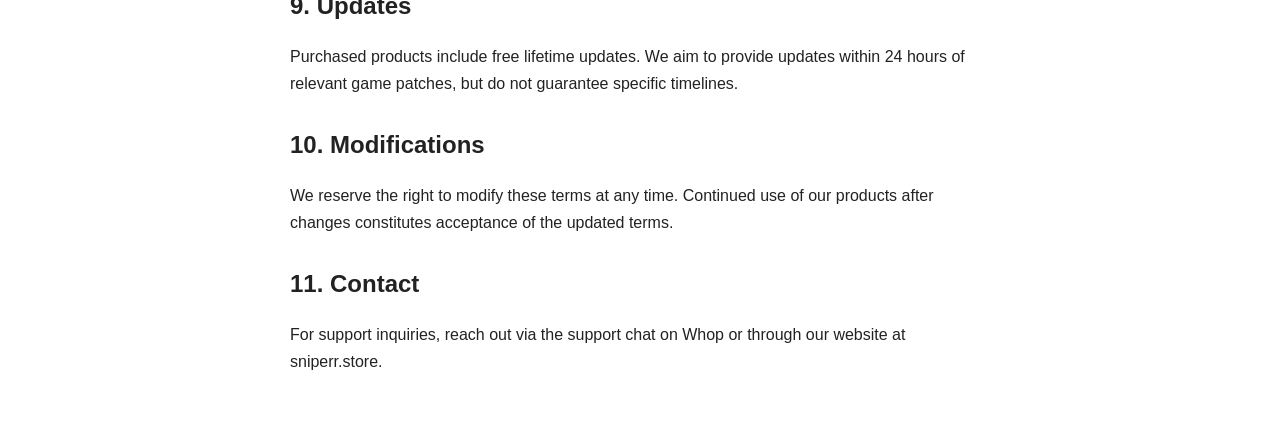
<file: terms.html>
<!DOCTYPE html>
<html lang="en">
<head>
<meta charset="UTF-8">
<meta name="viewport" content="width=device-width, initial-scale=1.0">
<title>Sniperr — Terms of Service</title>
<style>
body { font-family: -apple-system, sans-serif; max-width: 700px; margin: 0 auto; padding: 40px 24px; line-height: 1.7; color: #222; }
h1 { margin-bottom: 8px; }
h2 { margin-top: 28px; margin-bottom: 8px; }
p { margin-bottom: 12px; }
.updated { color: #666; font-size: 0.85rem; margin-bottom: 32px; }
</style>
</head>
<body>
<h1>Terms of Service</h1>
<p class="updated">Last updated: May 24, 2026</p>

<h2>1. Acceptance of Terms</h2>
<p>By purchasing any product or service from Sniperr ("we", "us", "our"), you agree to be bound by these Terms of Service. If you do not agree, do not purchase or use our products.</p>

<h2>2. Products and Services</h2>
<p>Sniperr provides digital configuration files and related support services for the Cronus Zen controller adapter. Our products include downloadable script files (.gpc), setup tutorials, community access, and optional custom configuration services.</p>

<h2>3. Digital Delivery</h2>
<p>All products are delivered digitally and instantly upon purchase. Access to downloads, tutorials, and community features is granted immediately after payment is confirmed.</p>

<h2>4. No Refund Policy</h2>
<p><strong>All sales are final. Due to the digital nature of our products, we do not offer refunds under any circumstances.</strong> Once you have accessed or downloaded the product, the transaction is complete and non-reversible.</p>
<p>By completing your purchase, you acknowledge that you are buying a digital product with instant access and that you waive any right to a refund, cancellation, or chargeback.</p>

<h2>5. VIP Custom Build Service</h2>
<p>Our VIP Custom Build service provides a done-for-you configuration compiled to your exact specifications. Delivery is within 24 hours of submission. If the delivered file does not work as expected on your setup, we will provide uninterrupted support until it does. This does not constitute grounds for a refund — we guarantee functionality through continued support, not monetary return.</p>

<h2>6. Chargebacks and Disputes</h2>
<p>Filing a chargeback or payment dispute after receiving your digital product is considered a violation of these terms. We reserve the right to revoke access to all products and services, ban the associated account, and pursue appropriate remedies including reporting fraud to the payment processor.</p>

<h2>7. Acceptable Use</h2>
<p>Products are licensed for personal, individual use only. You may not redistribute, resell, share, or publicly upload any purchased files. Violation will result in immediate termination of access without refund.</p>

<h2>8. Disclaimer</h2>
<p>Our products are controller configuration tools for legally available hardware. We make no guarantees about third-party platform policies. Use of our products is at your own discretion and risk.</p>

<h2>9. Updates</h2>
<p>Purchased products include free lifetime updates. We aim to provide updates within 24 hours of relevant game patches, but do not guarantee specific timelines.</p>

<h2>10. Modifications</h2>
<p>We reserve the right to modify these terms at any time. Continued use of our products after changes constitutes acceptance of the updated terms.</p>

<h2>11. Contact</h2>
<p>For support inquiries, reach out via the support chat on Whop or through our website at sniperr.store.</p>
</body>
</html>
</file>
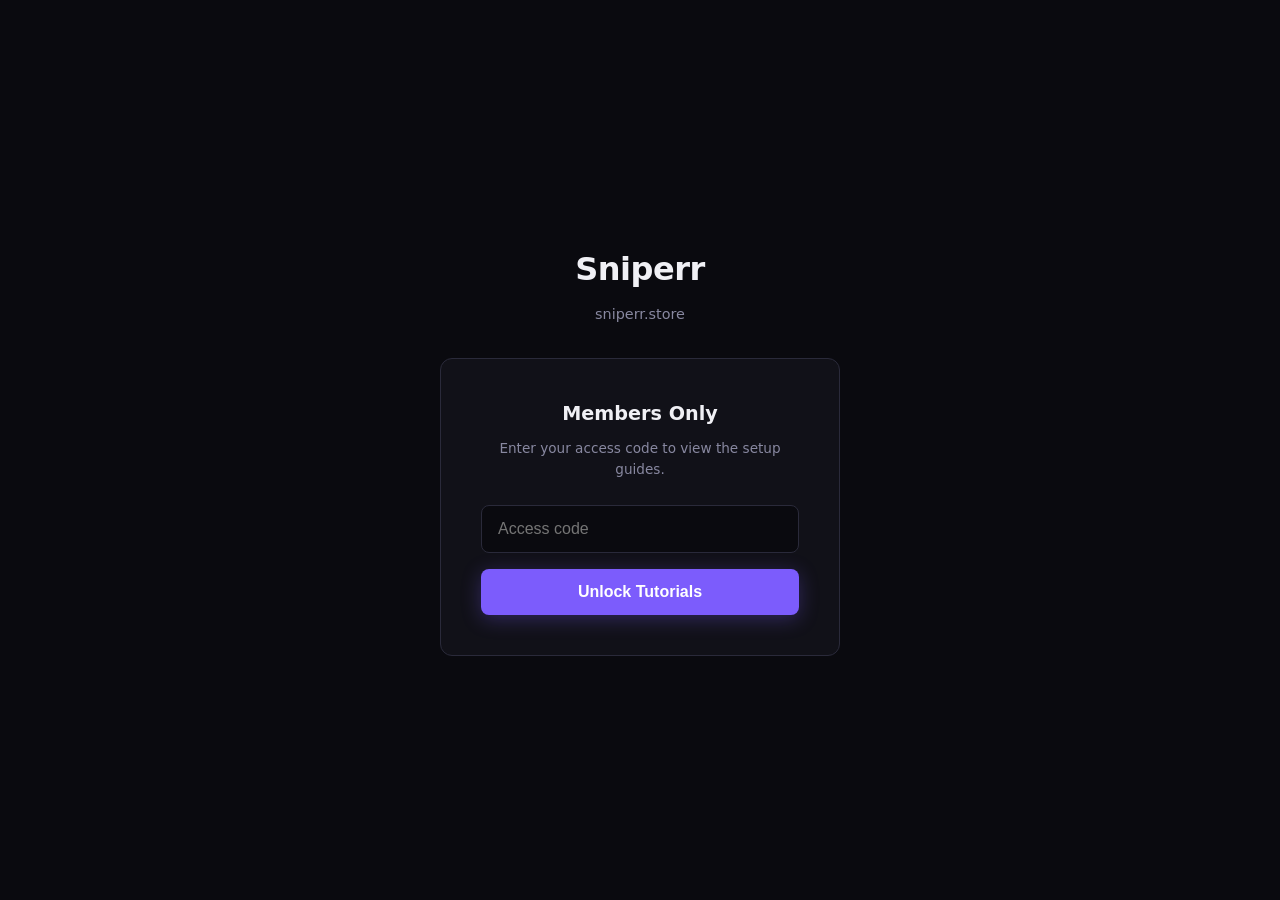
<file: tutorials.html>
<!DOCTYPE html>
<html lang="en">
<head>
    <meta charset="UTF-8">
    <meta name="viewport" content="width=device-width, initial-scale=1.0">
    <title>Sniperr Apex — Setup Guides</title>
    <link rel="stylesheet" href="tutorials.css">
    <link rel="icon" href="favicon.svg" type="image/svg+xml">
</head>
<body>

<!-- PASSWORD GATE -->
<div class="password-gate" id="passwordGate">
    <div class="gate-logo">Sniperr</div>
    <p class="gate-sub">sniperr.store</p>
    <div class="gate-box">
        <h2>Members Only</h2>
        <p>Enter your access code to view the setup guides.</p>
        <input type="password" id="passwordInput" placeholder="Access code" autocomplete="off">
        <button class="gate-btn" id="submitBtn">Unlock Tutorials</button>
        <p class="gate-error" id="gateError">Incorrect code. Check your Whop purchase for the password.</p>
    </div>
</div>

<!-- TUTORIAL CONTENT (hidden until authenticated) -->
<div class="tutorial-content" id="tutorialContent">

    <!-- HEADER -->
    <header class="tut-header">
        <div class="logo">Sniperr <span>Apex</span></div>
        <div class="header-links">
            <a href="index.html">Store</a>
            <a href="https://sniperr.store" target="_blank">sniperr.store</a>
        </div>
    </header>

    <!-- PAGE TITLE -->
    <div class="page-title">
        <h1>Setup Guides</h1>
        <p>Follow these step-by-step tutorials to get Sniperr running on your Cronus Zen. Each section covers a specific feature — work through them in order for best results.</p>
    </div>

    <!-- TUTORIAL SECTIONS -->
    <div class="tutorials-wrap">

        <!-- 0. LOADING THE SCRIPT -->
        <div class="tut-section open">
            <div class="tut-section-header" onclick="toggleSection(this)">
                <h3><span class="section-num">0</span> Loading the Script</h3>
                <span class="chevron">▼</span>
            </div>
            <div class="tut-section-body">
                <p>Before anything else, you need to flash the Sniperr .gpc file onto your Cronus Zen. This only takes a couple of minutes.</p>
                <ol>
                    <li>Open <strong>Zen Studio</strong> on your PC</li>
                    <li>Go to <strong>Slot 1</strong> — make sure it's empty (right-click → Clear if needed)</li>
                    <li>Drag and drop the <strong>Sniperr .gpc file</strong> into Slot 1</li>
                    <li>Click <strong>Program</strong> at the bottom to flash it to your Zen</li>
                    <li>Wait for the confirmation — you're good to go</li>
                </ol>
                <div class="callout">
                    <strong>Tip:</strong> Always clear any old scripts from the slot before loading Sniperr. This avoids conflicts and ensures clean operation.
                </div>

                <div class="video-box">
                    <div class="video-icon">▶</div>
                    <div class="video-name">00_load_script_S29.mp4</div>
                    <div class="video-note">Video will be hosted here</div>
                </div>

                <h4 style="margin: 24px 0 12px; font-size: 0.95rem;">Connecting Your Controller + Zen</h4>
                <p>How you plug in depends on your platform:</p>
                <ul>
                    <li><strong>Xbox:</strong> Connect your Xbox controller to the Zen's top USB port. Connect the Zen to your console with the bottom USB port. That's it — Xbox auto-pairs.</li>
                    <li><strong>PS5:</strong> Use a standard PS5 controller (not Edge). Connect controller → Zen top port, Zen → console bottom port via USB. See the PS5 Bypass section below for the required extra step.</li>
                    <li><strong>PS4:</strong> Same as PS5 but no bypass needed. Controller top port, Zen to console bottom port.</li>
                    <li><strong>PC:</strong> Connect Zen to PC via USB. Connect controller to Zen's top port. Set output protocol to PS5 in Zen Studio for auto-detect to work.</li>
                </ul>
            </div>
        </div>

        <!-- 1. PS5 BYPASS -->
        <div class="tut-section">
            <div class="tut-section-header" onclick="toggleSection(this)">
                <h3><span class="section-num">1</span> PS5 Bypass</h3>
                <span class="chevron">▼</span>
            </div>
            <div class="tut-section-body">
                <p>If you're on PS5, there's an essential bypass step you must do every time you boot up. Without this, the Zen won't authenticate properly.</p>
                <ol>
                    <li>Make sure your <strong>PS5 firmware is fully updated</strong> (latest version)</li>
                    <li>Use a <strong>standard DualSense controller</strong> (not the Edge model)</li>
                    <li>On your PS5, go to <strong>Settings → Accessories → Controllers</strong></li>
                    <li>Set <strong>Communication Method</strong> to USB Cable</li>
                    <li>Plug your controller into the Zen, then Zen into the console</li>
                    <li><strong>Hold the Right D-Pad for 10 seconds</strong> — wait for the LED to confirm</li>
                </ol>

                <div class="callout">
                    <strong>PS5 Settings Required:</strong> Vibration Intensity → STRONG | Trigger Effect → STRONG | Communication Method → USB Cable
                </div>

                <div class="youtube-embed">
                    <iframe src="https://www.youtube.com/embed/CjcduLkLadc" title="PS5 Bypass Guide" allow="accelerometer; autoplay; clipboard-write; encrypted-media; gyroscope; picture-in-picture" allowfullscreen></iframe>
                </div>
            </div>
        </div>

        <!-- 2. BUTTON SETUP -->
        <div class="tut-section">
            <div class="tut-section-header" onclick="toggleSection(this)">
                <h3><span class="section-num">2</span> Button Setup</h3>
                <span class="chevron">▼</span>
            </div>
            <div class="tut-section-body">
                <p>Sniperr supports both default and custom button layouts. This video walks you through configuring your preferred layout on Xbox or PS5 so everything maps correctly with the script.</p>
                <p>If you're using a custom controller layout in Apex, you'll need to match those bindings in the script's button config to ensure mods trigger on the right inputs.</p>

                <div class="video-box">
                    <div class="video-icon">▶</div>
                    <div class="video-name">01_buttons.mp4</div>
                    <div class="video-note">Video will be hosted here</div>
                </div>
            </div>
        </div>

        <!-- 3. RAPID FIRE & AIM ASSIST -->
        <div class="tut-section">
            <div class="tut-section-header" onclick="toggleSection(this)">
                <h3><span class="section-num">3</span> Rapid Fire &amp; Aim Assist</h3>
                <span class="chevron">▼</span>
            </div>
            <div class="tut-section-body">
                <p>This section covers how to navigate the in-game mod menu for rapid fire and aim assist settings. Learn how to activate, adjust values, and find the sweet spot for your playstyle.</p>

                <div class="callout warning">
                    <strong>Important:</strong> The Cronus Zen cannot increase aim assist beyond what the game already provides. What it does is keep the game's built-in aim assist engaged at all times, so you never accidentally lose it during fights.
                </div>

                <div class="video-box">
                    <div class="video-icon">▶</div>
                    <div class="video-name">03_rapid_fire_aim_assist.mp4</div>
                    <div class="video-note">Video will be hosted here</div>
                </div>
            </div>
        </div>

        <!-- 4. PRESS DOWN / L3 / LEFT MODS -->
        <div class="tut-section">
            <div class="tut-section-header" onclick="toggleSection(this)">
                <h3><span class="section-num">4</span> Press Down / L3 / Left Mods</h3>
                <span class="chevron">▼</span>
            </div>
            <div class="tut-section-body">
                <p>These mods are activated using the down/L3/left inputs and include some of the most powerful utility features in the script:</p>
                <ul>
                    <li><strong>Spam Exec:</strong> Rapidly executes finishers for faster knockdown confirms</li>
                    <li><strong>Mantle Jump:</strong> Automated mantle-cancel jumps for faster vertical movement</li>
                    <li><strong>Zip Jump:</strong> Perfect zipline jumps every time — no timing needed</li>
                    <li><strong>Fast Perk:</strong> Speeds up perk selection in-game</li>
                    <li><strong>Armor Swap:</strong> Lightning-fast armor swaps from deathboxes</li>
                </ul>

                <div class="video-box">
                    <div class="video-icon">▶</div>
                    <div class="video-name">04_press_down_l3_left.mp4</div>
                    <div class="video-note">Video will be hosted here</div>
                </div>
            </div>
        </div>

        <!-- 5. SHOT MODS -->
        <div class="tut-section">
            <div class="tut-section-header" onclick="toggleSection(this)">
                <h3><span class="section-num">5</span> Shot Mods</h3>
                <span class="chevron">▼</span>
            </div>
            <div class="tut-section-body">
                <p>Shot mods enhance your gunplay with automated movement and timing tricks while shooting:</p>
                <ul>
                    <li><strong>Fire Limit:</strong> Controls fire rate cap for semi-auto weapons</li>
                    <li><strong>Auto Aim:</strong> Keeps your aim sticky while firing (uses built-in aim assist mechanics)</li>
                    <li><strong>Crouch Shot:</strong> Automatically crouches mid-fight making you harder to hit</li>
                    <li><strong>Strafe Shot:</strong> Adds micro-strafes while you shoot for better evasion</li>
                    <li><strong>Fast Reload:</strong> Optimizes reload cancel timing</li>
                </ul>

                <div class="video-box">
                    <div class="video-icon">▶</div>
                    <div class="video-name">06_shot_mods.mp4</div>
                    <div class="video-note">Video will be hosted here</div>
                </div>
            </div>
        </div>

        <!-- 6. LEGEND SETTINGS -->
        <div class="tut-section">
            <div class="tut-section-header" onclick="toggleSection(this)">
                <h3><span class="section-num">6</span> Legend Settings</h3>
                <span class="chevron">▼</span>
            </div>
            <div class="tut-section-body">
                <p>Certain legends have unique abilities that benefit from specific script configurations. This section covers optimized settings for:</p>
                <ul>
                    <li><strong>Ash:</strong> Tether and phase breach timing optimization</li>
                    <li><strong>Ballistic:</strong> Weapon sling and tempest configurations</li>
                    <li><strong>Pathfinder:</strong> Grapple-jump macro timing</li>
                </ul>
                <p>If you main one of these legends, make sure to enable their specific config in the mod menu.</p>

                <div class="video-box">
                    <div class="video-icon">▶</div>
                    <div class="video-name">07_legends.mp4</div>
                    <div class="video-note">Video will be hosted here</div>
                </div>
            </div>
        </div>

        <!-- 7. 2-TOUCH MOD -->
        <div class="tut-section">
            <div class="tut-section-header" onclick="toggleSection(this)">
                <h3><span class="section-num">7</span> 2-Touch Mod</h3>
                <span class="chevron">▼</span>
            </div>
            <div class="tut-section-body">
                <p>The 2-Touch system lets you quickly select weapons, barrel stabilizers, and optics using two-button combos. Instead of scrolling through menus, press two buttons simultaneously to instantly swap configurations.</p>
                <p><strong>Recommended bindings:</strong></p>
                <ul>
                    <li><strong>Assault Rifle profile:</strong> Reload + Up Arrow</li>
                    <li><strong>SMG profile:</strong> Reload + Down Arrow</li>
                    <li><strong>Optics swap:</strong> Reload + Right Arrow</li>
                    <li><strong>Barrel swap:</strong> Reload + Left Arrow</li>
                    <li><strong>Reset to default:</strong> Reload + Touchpad</li>
                </ul>

                <div class="callout">
                    <strong>Tip:</strong> Practice these combos in the firing range until they become muscle memory. Once you've got them down, weapon switching mid-fight becomes effortless.
                </div>

                <div class="video-box">
                    <div class="video-icon">▶</div>
                    <div class="video-name">08_2touch_mod.mp4</div>
                    <div class="video-note">Video will be hosted here</div>
                </div>
            </div>
        </div>

        <!-- 8. SENSITIVITY / ANTI-RECOIL -->
        <div class="tut-section">
            <div class="tut-section-header" onclick="toggleSection(this)">
                <h3><span class="section-num">8</span> Sensitivity &amp; Anti-Recoil</h3>
                <span class="chevron">▼</span>
            </div>
            <div class="tut-section-body">
                <p>The core of what makes Sniperr so effective — properly dialed sensitivity and anti-recoil settings. There are two modes available:</p>
                <ul>
                    <li><strong>Normal Sensitivity:</strong> Uses Apex's standard sensitivity sliders. Simpler to configure and works great for most players.</li>
                    <li><strong>Advanced Sensitivity:</strong> Uses per-optic ADS multipliers and response curve tweaks. More granular but harder to dial in.</li>
                </ul>

                <div class="callout">
                    <strong>Recommendation:</strong> We highly recommend using <strong>Normal sensitivity</strong> unless you have a specific reason for advanced. Normal provides the most consistent anti-recoil performance across all weapons.
                </div>

                <div class="video-box">
                    <div class="video-icon">▶</div>
                    <div class="video-name">09_sensitivity_antirecoil.mp4</div>
                    <div class="video-note">Video will be hosted here</div>
                </div>
            </div>
        </div>

        <!-- 9. SETTINGS MOD -->
        <div class="tut-section">
            <div class="tut-section-header" onclick="toggleSection(this)">
                <h3><span class="section-num">9</span> Settings Mod</h3>
                <span class="chevron">▼</span>
            </div>
            <div class="tut-section-body">
                <p>The Settings Mod gives you fine-grained control over how the script behaves. Here's what each option does:</p>
                <ul>
                    <li><strong>Stick Drift Fix:</strong> Compensates for stick drift on worn controllers</li>
                    <li><strong>Edit Vert/Horiz/Hyp:</strong> Adjust vertical, horizontal, and hyper-sensitivity curves</li>
                    <li><strong>Auto Resync:</strong> Keeps the Zen synced with your controller after timeout or disconnect</li>
                    <li><strong>Target:</strong> Fine-tune aim target tracking behavior</li>
                    <li><strong>Reset Keys:</strong> Reassign reset button combinations</li>
                    <li><strong>Pad/Game Rumble:</strong> Toggle controller vibration from the script level</li>
                    <li><strong>Humanize:</strong> Adds slight randomness to inputs so patterns look natural</li>
                </ul>

                <div class="video-box">
                    <div class="video-icon">▶</div>
                    <div class="video-name">10_settings_mod.mp4</div>
                    <div class="video-note">Video will be hosted here</div>
                </div>
            </div>
        </div>

        <!-- 10. AUTO DETECT -->
        <div class="tut-section">
            <div class="tut-section-header" onclick="toggleSection(this)">
                <h3><span class="section-num">10</span> Auto Detect (PS5 &amp; PC Only)</h3>
                <span class="chevron">▼</span>
            </div>
            <div class="tut-section-body">
                <p>Auto Detect uses your controller's adaptive triggers and vibration feedback to automatically identify which weapon you're holding — no manual switching required.</p>

                <div class="callout warning">
                    <strong>Xbox users:</strong> Auto Detect does not work on Xbox because Xbox controllers lack adaptive trigger hardware. Xbox users should use the 2-Touch system instead.
                </div>

                <p><strong>In-game settings required:</strong></p>
                <ul>
                    <li>Deadzone for L2/R2 → <strong>None</strong></li>
                    <li>Adaptive Triggers → <strong>On</strong></li>
                    <li>Vibration → <strong>Default</strong></li>
                </ul>

                <p><strong>Zen-side settings:</strong></p>
                <ul>
                    <li>Game Rumble → <strong>On</strong></li>
                    <li>Auto Resync → <strong>PS5</strong></li>
                    <li>Auto Detect → <strong>Always On</strong></li>
                </ul>

                <p><strong>PC-specific notes:</strong></p>
                <ul>
                    <li>In Zen Studio, set Output Protocol to <strong>PS5</strong></li>
                    <li><strong>Close Zen Studio</strong> completely after programming (it can interfere)</li>
                    <li>Turn off <strong>Steam Input</strong> for Apex in Steam settings</li>
                </ul>

                <div class="video-box">
                    <div class="video-icon">▶</div>
                    <div class="video-name">11_auto_detect.mp4</div>
                    <div class="video-note">Video will be hosted here</div>
                </div>
            </div>
        </div>

    </div>

    <!-- QUICK COMMANDS -->
    <div class="commands-section">
        <h2>Quick Commands</h2>
        <div class="commands-grid">
            <div class="command-row">
                <span class="command-keys">AIM + PS/XBOX Button</span>
                <span class="command-desc">Open the Mods Menu</span>
            </div>
            <div class="command-row">
                <span class="command-keys">AIM + SHARE/VIEW</span>
                <span class="command-desc">Turn off the script entirely</span>
            </div>
            <div class="command-row">
                <span class="command-keys">RIGHT / LEFT (in menu)</span>
                <span class="command-desc">Navigate between mods</span>
            </div>
            <div class="command-row">
                <span class="command-keys">UP / DOWN (in menu)</span>
                <span class="command-desc">Activate or deactivate a mod</span>
            </div>
            <div class="command-row">
                <span class="command-keys">X / A (in menu)</span>
                <span class="command-desc">Enter a mod's sub-menu</span>
            </div>
            <div class="command-row">
                <span class="command-keys">AIM + ARROWS (in menu)</span>
                <span class="command-desc">Change mod values</span>
            </div>
            <div class="command-row">
                <span class="command-keys">SQUARE / X (in menu)</span>
                <span class="command-desc">Change values inside certain mods</span>
            </div>
        </div>
    </div>

    <!-- FAQ -->
    <div class="faq-section">
        <h2>Troubleshooting</h2>

        <div class="faq-item">
            <button class="faq-q" onclick="toggleFaq(this)">
                Anti-recoil doesn't seem to be working
                <span class="faq-chevron">▼</span>
            </button>
            <div class="faq-a">
                <p>If your anti-recoil feels off or isn't engaging, check these common fixes:</p>
                <ul>
                    <li>Make sure <strong>Crouch Shot mod is off</strong> — it can interfere with recoil control when set wrong</li>
                    <li>Verify your controller is plugged directly into the Zen (not wirelessly paired to the console)</li>
                    <li>Set in-game <strong>Vibration to Default</strong> — the script uses rumble feedback for detection</li>
                    <li>Make sure you've entered your actual in-game sensitivity values in the <strong>Sensitivity Mod</strong></li>
                </ul>
            </div>
        </div>

        <div class="faq-item">
            <button class="faq-q" onclick="toggleFaq(this)">
                I'm on Xbox — do I need to do anything special?
                <span class="faq-chevron">▼</span>
            </button>
            <div class="faq-a">
                <p>Nope. Xbox is the simplest platform to set up. The Cronus Zen automatically recognizes Xbox controllers — no bypass or extra configuration needed. Just load the script, plug in, and play. The only limitation is that Auto Detect won't work (use 2-Touch instead).</p>
            </div>
        </div>
    </div>

    <!-- FOOTER -->
    <footer class="tut-footer">
        <p>Need help? Join the <a href="https://sniperr.store" target="_blank">Sniperr community on Whop</a> for live support.</p>
        <p style="margin-top: 8px;">© 2026 Sniperr — <a href="index.html">sniperr.store</a></p>
    </footer>

</div>

<script>
(function() {
    const HASH = '35a72856ee8709f53da0441f6d898a8ae7d6c45c1ebc9fc06b788c635547af6c';

    async function sha256(message) {
        const msgBuffer = new TextEncoder().encode(message);
        const hashBuffer = await crypto.subtle.digest('SHA-256', msgBuffer);
        const hashArray = Array.from(new Uint8Array(hashBuffer));
        return hashArray.map(b => b.toString(16).padStart(2, '0')).join('');
    }

    const gate = document.getElementById('passwordGate');
    const content = document.getElementById('tutorialContent');
    const input = document.getElementById('passwordInput');
    const btn = document.getElementById('submitBtn');
    const error = document.getElementById('gateError');

    if (sessionStorage.getItem('sniperr_auth') === 'true') {
        gate.style.display = 'none';
        content.classList.add('visible');
    }

    async function attempt() {
        const val = input.value.trim();
        if (!val) return;

        const hash = await sha256(val);
        if (hash === HASH) {
            sessionStorage.setItem('sniperr_auth', 'true');
            gate.style.display = 'none';
            content.classList.add('visible');
        } else {
            input.classList.add('error');
            error.classList.add('show');
            setTimeout(() => {
                input.classList.remove('error');
            }, 300);
        }
    }

    btn.addEventListener('click', attempt);
    input.addEventListener('keydown', function(e) {
        if (e.key === 'Enter') attempt();
    });
    input.addEventListener('input', function() {
        error.classList.remove('show');
    });
})();

function toggleSection(header) {
    const section = header.parentElement;
    section.classList.toggle('open');
}

function toggleFaq(btn) {
    const item = btn.parentElement;
    item.classList.toggle('open');
}
</script>

</body>
</html>
</file>
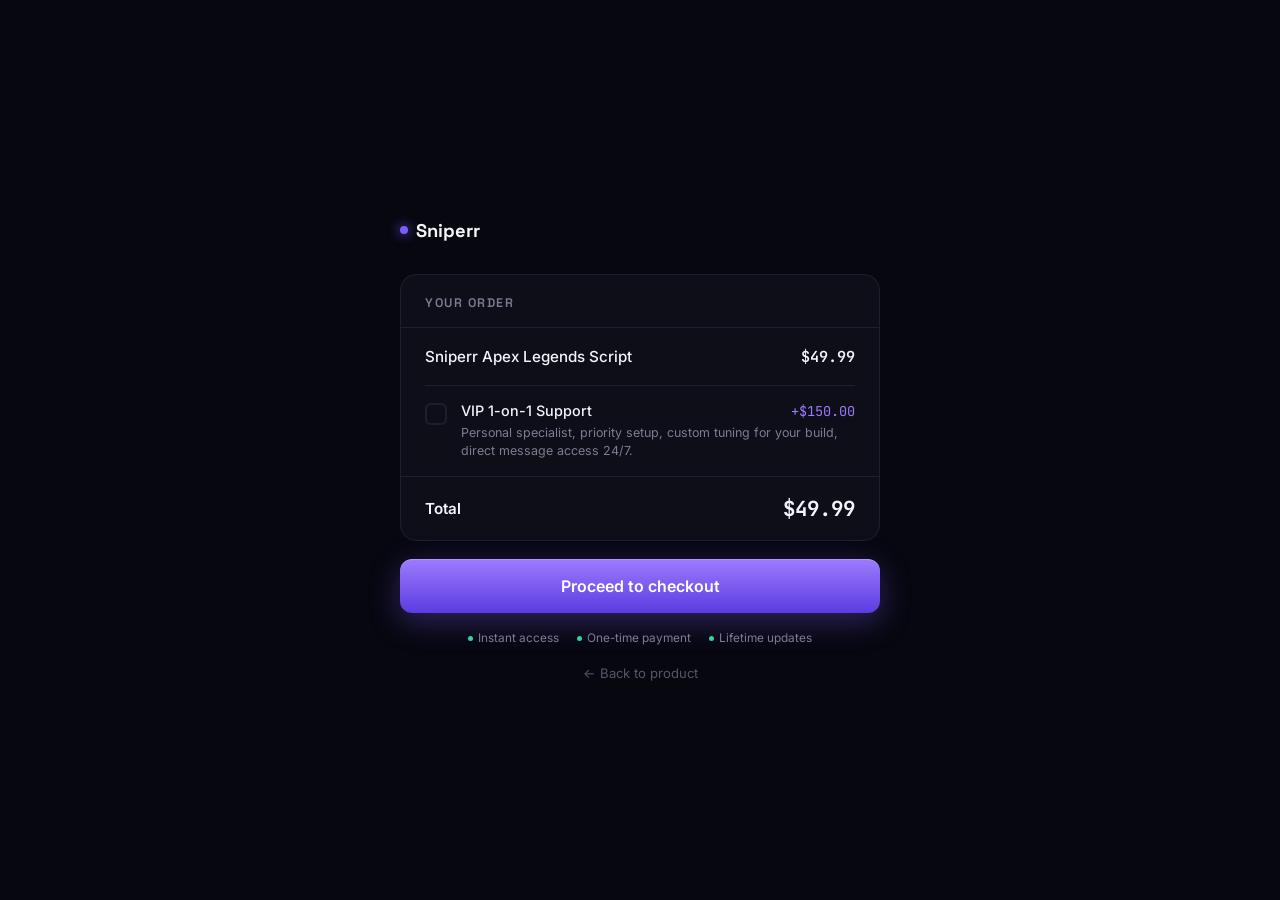
<file: upgrade.html>
<!DOCTYPE html>
<html lang="en">
<head>
    <meta charset="UTF-8">
    <meta name="viewport" content="width=device-width, initial-scale=1.0">
    <title>Sniperr — Confirm Your Order</title>
    <link rel="preconnect" href="https://fonts.googleapis.com">
    <link rel="preconnect" href="https://fonts.gstatic.com" crossorigin>
    <link href="https://fonts.googleapis.com/css2?family=Space+Grotesk:wght@400;500;600;700&family=Inter:wght@400;500;600;700&family=JetBrains+Mono:wght@400;500;700&display=swap" rel="stylesheet">
    <link rel="icon" href="favicon.svg" type="image/svg+xml">
    <style>
        * { margin:0; padding:0; box-sizing:border-box; }
        :root {
            --bg:#070710; --surface:#0e0e18; --surface-2:#141420; --border:#1e1e30;
            --text:#f4f4fa; --text-soft:#c3c3d4; --text-dim:#7c7c93; --text-faint:#55556a;
            --violet:#7c5cfc; --violet-2:#9d7bff; --cyan:#3df0e0; --green:#34d399;
            --glow:rgba(124,92,252,0.35);
            --font-display:'Space Grotesk','Segoe UI',system-ui,sans-serif;
            --font-body:'Inter',-apple-system,BlinkMacSystemFont,system-ui,sans-serif;
            --font-mono:'JetBrains Mono','SF Mono',ui-monospace,monospace;
        }
        body { font-family:var(--font-body); background:var(--bg); color:var(--text); min-height:100vh; display:flex; flex-direction:column; align-items:center; justify-content:center; padding:24px; -webkit-font-smoothing:antialiased; }

        .page { width:100%; max-width:480px; }

        /* Header */
        .logo { font-family:var(--font-display); font-size:1.15rem; font-weight:700; display:flex; align-items:center; gap:8px; margin-bottom:32px; }
        .dot { width:8px; height:8px; border-radius:50%; background:var(--violet); box-shadow:0 0 12px var(--violet); }

        /* Order summary card */
        .order-card { background:var(--surface); border:1px solid var(--border); border-radius:16px; overflow:hidden; }
        .order-header { padding:20px 24px 16px; border-bottom:1px solid var(--border); }
        .order-header h2 { font-family:var(--font-display); font-size:0.78rem; font-weight:600; letter-spacing:1.5px; text-transform:uppercase; color:var(--text-dim); }

        /* Line items */
        .line { display:flex; justify-content:space-between; align-items:center; padding:18px 24px; }
        .line-name { font-size:0.95rem; font-weight:500; }
        .line-price { font-family:var(--font-mono); font-size:0.95rem; font-weight:600; }

        .divider { height:1px; background:var(--border); margin:0 24px; }

        /* Upsell line */
        .upsell-line { padding:16px 24px; cursor:pointer; transition:background .2s; display:flex; gap:14px; align-items:flex-start; }
        .upsell-line:hover { background:rgba(124,92,252,0.04); }
        .upsell-check {
            flex-shrink:0; width:22px; height:22px; border-radius:6px; border:2px solid var(--border);
            display:grid; place-items:center; margin-top:1px; transition:all .2s; cursor:pointer;
        }
        .upsell-check.on { background:var(--violet); border-color:var(--violet); }
        .upsell-check.on::after { content:"\2713"; color:#fff; font-weight:800; font-size:0.78rem; }
        .upsell-body { flex:1; }
        .upsell-top { display:flex; justify-content:space-between; align-items:center; margin-bottom:4px; }
        .upsell-name { font-size:0.9rem; font-weight:500; }
        .upsell-amt { font-family:var(--font-mono); font-size:0.85rem; color:var(--violet-2); }
        .upsell-desc { font-size:0.78rem; color:var(--text-dim); line-height:1.45; }

        /* Total */
        .total-line { display:flex; justify-content:space-between; align-items:center; padding:18px 24px; border-top:1px solid var(--border); }
        .total-label { font-size:0.95rem; font-weight:600; }
        .total-price { font-family:var(--font-mono); font-size:1.3rem; font-weight:700; transition:color .2s; }

        /* CTA */
        .cta { display:block; width:100%; margin-top:18px; padding:17px; border-radius:12px; text-align:center; text-decoration:none;
            font-family:var(--font-body); font-size:1rem; font-weight:600; color:#fff; cursor:pointer; border:none;
            background:linear-gradient(180deg,var(--violet-2),#5b3ce0);
            box-shadow:0 8px 30px var(--glow), inset 0 1px 0 rgba(255,255,255,0.2);
            transition:transform .18s, box-shadow .25s; }
        .cta:hover { transform:translateY(-2px); box-shadow:0 14px 44px var(--glow), inset 0 1px 0 rgba(255,255,255,0.3); }

        /* Trust */
        .trust { margin-top:18px; display:flex; justify-content:center; gap:18px; flex-wrap:wrap; font-size:0.74rem; color:var(--text-dim); }
        .trust span { display:flex; align-items:center; gap:5px; }
        .trust span::before { content:""; width:5px; height:5px; border-radius:50%; background:var(--green); }

        /* Back link */
        .back { display:block; text-align:center; margin-top:20px; font-size:0.82rem; color:var(--text-faint); text-decoration:none; }
        .back:hover { color:var(--text-dim); text-decoration:underline; }

        @media (max-width:480px) {
            body { padding:16px; }
            .line, .upsell-line, .total-line, .order-header { padding-left:18px; padding-right:18px; }
            .divider { margin:0 18px; }
        }
    </style>
</head>
<body>
    <div class="page">
        <div class="logo"><span class="dot"></span>Sniperr</div>

        <div class="order-card">
            <div class="order-header">
                <h2>Your order</h2>
            </div>

            <!-- Main product -->
            <div class="line">
                <span class="line-name" id="productName">Sniperr Script</span>
                <span class="line-price" id="productPrice">$49.99</span>
            </div>

            <div class="divider"></div>

            <!-- Upsell -->
            <div class="upsell-line" id="upsellRow" onclick="toggleUpsell()">
                <div class="upsell-check" id="upsellCheck"></div>
                <div class="upsell-body">
                    <div class="upsell-top">
                        <span class="upsell-name">VIP 1-on-1 Support</span>
                        <span class="upsell-amt">+$150.00</span>
                    </div>
                    <div class="upsell-desc">Personal specialist, priority setup, custom tuning for your build, direct message access 24/7.</div>
                </div>
            </div>

            <!-- Total -->
            <div class="total-line">
                <span class="total-label">Total</span>
                <span class="total-price" id="totalPrice">$49.99</span>
            </div>
        </div>

        <a class="cta" id="ctaBtn" href="#">Proceed to checkout</a>

        <div class="trust">
            <span>Instant access</span>
            <span>One-time payment</span>
            <span>Lifetime updates</span>
        </div>

        <a class="back" id="backLink" href="index.html">&larr; Back to product</a>
    </div>

    <script>
    const GAMES = {
        apex: {
            name: "Sniperr Apex Legends Script",
            price: 49.99,
            std: "https://whop.com/checkout/plan_ByTax0rsVyR2R",
            vip: "https://whop.com/checkout/plan_mQhK45xAeDFci",
            back: "apex.html",
        },
        nba2k: {
            name: "Sniperr NBA 2K26 Script",
            price: 49.99,
            std: "https://whop.com/checkout/plan_ZIuA0d1p2HwSB",
            vip: "https://whop.com/checkout/plan_76bgPuMmtMxlB",
            back: "index.html",
        },
        cod: {
            name: "Sniperr Black Ops 7 + Warzone Script",
            price: 49.99,
            std: "https://whop.com/checkout/plan_0xn4lqCl2C3hP",
            vip: "https://whop.com/checkout/plan_OgWlXRgFyx0Ia",
            back: "cod.html",
        },
        r6: {
            name: "Sniperr Rainbow Six Siege Script",
            price: 49.99,
            std: "https://whop.com/checkout/plan_rfWlV3x1QpPlL",
            vip: "https://whop.com/checkout/plan_kdc5fJLirtXNE",
            back: "r6.html",
        },
    };
    const VIP_ADD = 150.00;

    const params = new URLSearchParams(location.search);
    const gameKey = params.get("game") || "apex";
    const g = GAMES[gameKey] || GAMES.apex;

    let upsellOn = false;

    document.getElementById("productName").textContent = g.name;
    document.getElementById("productPrice").textContent = "$" + g.price.toFixed(2);
    document.getElementById("backLink").href = g.back;
    document.title = "Sniperr — Confirm: " + g.name;

    function render() {
        const total = g.price + (upsellOn ? VIP_ADD : 0);
        document.getElementById("totalPrice").textContent = "$" + total.toFixed(2);
        document.getElementById("upsellCheck").classList.toggle("on", upsellOn);
        document.getElementById("ctaBtn").href = upsellOn ? g.vip : g.std;
    }

    function toggleUpsell() {
        upsellOn = !upsellOn;
        render();
    }

    render();
    </script>
</body>
</html>
</file>
<file: styles.css>
/* ============================================================
   SNIPERR — Precision Studio Design System
   ============================================================ */
* { margin: 0; padding: 0; box-sizing: border-box; }

.mob-only { display: none; }
span.mob-only, span.dt-only { display: inline; }
span.mob-only { display: none; }

:root {
    /* Base / surfaces */
    --bg: #070710;
    --bg-2: #0a0a14;
    --surface: #0f0f1a;
    --surface-2: #14141f;
    --surface-3: #1a1a28;
    --border: #23233360;
    --border-solid: #232333;
    --hairline: rgba(255,255,255,0.06);

    /* Text */
    --text: #f4f4fa;
    --text-soft: #c3c3d4;
    --text-dim: #7c7c93;
    --text-faint: #55556a;

    /* Accents */
    --violet: #7c5cfc;
    --violet-2: #9d7bff;
    --violet-deep: #5b3ce0;
    --cyan: #3df0e0;       /* precision secondary */
    --glow: rgba(124, 92, 252, 0.45);
    --cyan-glow: rgba(61, 240, 224, 0.35);

    /* Status */
    --green: #34d399;
    --amber: #fbbf24;
    --red: #f87171;

    /* Type */
    --font-display: 'Space Grotesk', 'Segoe UI', system-ui, sans-serif;
    --font-body: 'Inter', -apple-system, BlinkMacSystemFont, system-ui, sans-serif;
    --font-mono: 'JetBrains Mono', 'SF Mono', ui-monospace, monospace;

    /* Geometry */
    --radius: 14px;
    --radius-lg: 20px;
    --maxw: 1120px;
}

html { scroll-behavior: smooth; }
body {
    font-family: var(--font-body);
    background: var(--bg);
    color: var(--text);
    line-height: 1.6;
    overflow-x: hidden;
    -webkit-font-smoothing: antialiased;
}
a { color: inherit; text-decoration: none; }
img { max-width: 100%; display: block; }

/* ===== Atmosphere ===== */
.bg-atmosphere {
    position: fixed; inset: 0; z-index: -2; pointer-events: none;
    background:
        radial-gradient(1100px 600px at 50% -10%, rgba(124,92,252,0.18), transparent 70%),
        radial-gradient(900px 500px at 100% 10%, rgba(61,240,224,0.06), transparent 60%),
        var(--bg);
}
.bg-grid {
    position: fixed; inset: 0; z-index: -1; pointer-events: none; opacity: 0.4;
    background-image:
        linear-gradient(to right, rgba(255,255,255,0.025) 1px, transparent 1px),
        linear-gradient(to bottom, rgba(255,255,255,0.025) 1px, transparent 1px);
    background-size: 64px 64px;
    -webkit-mask-image: radial-gradient(circle at 50% 30%, #000 0%, transparent 80%);
            mask-image: radial-gradient(circle at 50% 30%, #000 0%, transparent 80%);
}
.bg-grain {
    position: fixed; inset: 0; z-index: -1; pointer-events: none; opacity: 0.035;
    background-image: url("data:image/svg+xml,%3Csvg xmlns='http://www.w3.org/2000/svg' width='120' height='120'%3E%3Cfilter id='n'%3E%3CfeTurbulence type='fractalNoise' baseFrequency='0.9' numOctaves='3'/%3E%3C/filter%3E%3Crect width='100%25' height='100%25' filter='url(%23n)'/%3E%3C/svg%3E");
}

/* ===== Layout ===== */
.section { max-width: var(--maxw); margin: 0 auto; padding: 100px 28px; position: relative; }
.section.tight { padding: 64px 28px; }
.eyebrow {
    display: inline-flex; align-items: center; gap: 8px;
    font-family: var(--font-mono); font-size: 0.72rem; letter-spacing: 2px;
    color: var(--violet-2); text-transform: uppercase; margin-bottom: 18px;
}
.eyebrow::before { content: ""; width: 22px; height: 1px; background: var(--violet); }
.eyebrow.center { justify-content: center; }
.eyebrow.center::before { display: none; }
h1, h2, h3, h4 { font-family: var(--font-display); font-weight: 700; letter-spacing: -0.02em; line-height: 1.1; }
.h2 { font-size: clamp(1.9rem, 4vw, 2.9rem); margin-bottom: 14px; }
.sub { color: var(--text-dim); font-size: 1.05rem; max-width: 620px; }
.center { text-align: center; }
.center .sub { margin-left: auto; margin-right: auto; }

/* ===== Buttons ===== */
.btn {
    display: inline-flex; align-items: center; justify-content: center; gap: 10px;
    padding: 16px 36px; border-radius: 10px; font-family: var(--font-body);
    font-size: 1rem; font-weight: 600; cursor: pointer; border: 1px solid transparent;
    transition: transform .18s ease, box-shadow .25s ease, background .2s ease; position: relative;
}
.btn-primary {
    color: #fff;
    background: linear-gradient(180deg, var(--violet-2), var(--violet-deep));
    box-shadow: 0 8px 30px var(--glow), inset 0 1px 0 rgba(255,255,255,0.25);
}
.btn-primary:hover { transform: translateY(-2px); box-shadow: 0 14px 44px var(--glow), inset 0 1px 0 rgba(255,255,255,0.3); }
.btn-ghost { color: var(--text); background: rgba(255,255,255,0.03); border-color: var(--border-solid); backdrop-filter: blur(8px); }
.btn-ghost:hover { border-color: var(--violet); color: #fff; }
.btn-lg { padding: 18px 44px; font-size: 1.05rem; }
.btn-arrow::after { content: "→"; font-family: var(--font-mono); }

/* ===== Nav ===== */
.nav-wrap { position: sticky; top: 0; z-index: 100; transition: background .3s, border-color .3s, backdrop-filter .3s; border-bottom: 1px solid transparent; }
.nav-wrap.scrolled { background: rgba(7,7,16,0.8); backdrop-filter: blur(14px); border-bottom: 1px solid var(--hairline); }
nav { max-width: var(--maxw); margin: 0 auto; padding: 16px 28px; display: flex; align-items: center; justify-content: space-between; }
.logo { font-family: var(--font-display); font-size: 1.35rem; font-weight: 700; letter-spacing: -0.03em; display: flex; align-items: center; gap: 9px; }
.logo .dot { width: 9px; height: 9px; border-radius: 50%; background: var(--violet); box-shadow: 0 0 14px var(--violet); }
.nav-links { display: flex; align-items: center; gap: 28px; }
.nav-links a { font-size: 0.9rem; color: var(--text-dim); transition: color .2s; }
.nav-links a:hover { color: var(--text); }
.nav-cta { padding: 9px 20px; border-radius: 8px; background: rgba(255,255,255,0.04); border: 1px solid var(--border-solid); font-size: 0.85rem; font-weight: 600; color: var(--text) !important; }
.nav-cta:hover { border-color: var(--violet); }
.announce {
    text-align: center; padding: 9px 16px; font-family: var(--font-mono);
    font-size: 0.74rem; letter-spacing: 0.5px; color: var(--violet-2);
    background: linear-gradient(90deg, transparent, rgba(124,92,252,0.1), transparent);
    border-bottom: 1px solid var(--hairline);
}

/* ===== Hero ===== */
.hero { text-align: center; padding-top: 88px; padding-bottom: 56px; }
.hero-pill {
    display: inline-flex; align-items: center; gap: 8px; padding: 7px 16px; border-radius: 999px;
    background: rgba(255,255,255,0.04); border: 1px solid var(--border-solid);
    font-size: 0.78rem; color: var(--text-soft); margin-bottom: 28px;
}
.hero-pill .live { width: 7px; height: 7px; border-radius: 50%; background: var(--green); box-shadow: 0 0 10px var(--green); }
.hero h1 { font-size: clamp(2.4rem, 6vw, 4.4rem); margin-bottom: 20px; }
.hero h1 .grad { background: linear-gradient(120deg, var(--violet-2), var(--cyan)); -webkit-background-clip: text; background-clip: text; -webkit-text-fill-color: transparent; }
.hero-sub { color: var(--text-soft); font-size: 1.15rem; max-width: 600px; margin: 0 auto 28px; }
.rating-row { display: flex; align-items: center; justify-content: center; gap: 10px; margin-bottom: 26px; font-size: 0.9rem; color: var(--text-dim); }
.stars { color: #facc15; letter-spacing: 2px; }
.stars.sm { font-size: 0.9rem; letter-spacing: 1px; }
.price-row { display: flex; align-items: baseline; justify-content: center; gap: 12px; margin-bottom: 24px; }
.old-price { text-decoration: line-through; color: var(--text-faint); font-size: 1.2rem; }
.new-price { font-family: var(--font-display); font-size: 2.6rem; font-weight: 700; }
.price-label { color: var(--text-dim); font-size: 0.9rem; }
.price-label .save { color: var(--green); font-family: var(--font-mono); font-size: 0.8rem; }
.hero-actions { display: flex; gap: 14px; justify-content: center; flex-wrap: wrap; }
.trust-strip { display: flex; align-items: center; justify-content: center; gap: 22px; margin-top: 30px; flex-wrap: wrap; color: var(--text-dim); font-size: 0.82rem; }
.trust-strip .item { display: flex; align-items: center; gap: 7px; }
.trust-strip .item::before { content: ""; width: 6px; height: 6px; border-radius: 50%; background: var(--cyan); box-shadow: 0 0 8px var(--cyan-glow); }
.avatars { display: flex; }
.avatar { width: 30px; height: 30px; border-radius: 50%; border: 2px solid var(--bg); margin-left: -9px; object-fit: cover; background: var(--surface-2); }
.avatar:first-child { margin-left: 0; }

/* ===== Video frame ===== */
.vframe {
    position: relative; border-radius: var(--radius-lg); overflow: hidden;
    background: var(--surface); border: 1px solid var(--border-solid);
    box-shadow: 0 30px 80px rgba(0,0,0,0.5), inset 0 1px 0 rgba(255,255,255,0.05);
}
.vframe::before {
    content: ""; position: absolute; inset: 0; border-radius: var(--radius-lg); padding: 1px; pointer-events: none; z-index: 2;
    background: linear-gradient(140deg, rgba(124,92,252,0.6), transparent 40%, transparent 70%, rgba(61,240,224,0.4));
    -webkit-mask: linear-gradient(#000 0 0) content-box, linear-gradient(#000 0 0);
    -webkit-mask-composite: xor; mask-composite: exclude;
}
.vframe-bar { display: flex; align-items: center; gap: 7px; padding: 11px 16px; border-bottom: 1px solid var(--hairline); background: rgba(0,0,0,0.25); position: relative; z-index: 3; }
.vframe-bar .d { width: 10px; height: 10px; border-radius: 50%; background: var(--surface-3); }
.vframe-bar .tag { margin-left: auto; font-family: var(--font-mono); font-size: 0.68rem; color: var(--text-dim); letter-spacing: 1px; }
.vframe .video-embed, .vframe .vid-slot { margin: 0; border: none; border-radius: 0; background: #000; }
.vsl-wrap { max-width: 820px; margin: 0 auto; }

/* ===== Recoil demo ===== */
.demo-wrap { display: grid; grid-template-columns: 1.1fr 0.9fr; gap: 36px; align-items: center; }
.demo-stage {
    position: relative; border-radius: var(--radius-lg); overflow: hidden;
    background: linear-gradient(180deg, #0c0c16, #060609); border: 1px solid var(--border-solid);
    box-shadow: 0 30px 80px rgba(0,0,0,0.5);
}
#recoilCanvas { display: block; width: 100%; height: auto; }
.demo-statebadge { position: absolute; top: 14px; left: 14px; font-family: var(--font-mono); font-size: 0.72rem; letter-spacing: 1px; padding: 6px 12px; border-radius: 999px; border: 1px solid var(--border-solid); background: rgba(0,0,0,0.4); }
.demo-statebadge.on { color: var(--cyan); border-color: rgba(61,240,224,0.4); box-shadow: 0 0 18px var(--cyan-glow); }
.demo-statebadge.off { color: var(--red); border-color: rgba(248,113,113,0.4); }
.demo-toggle { display: inline-flex; padding: 5px; border-radius: 999px; background: var(--surface-2); border: 1px solid var(--border-solid); margin-bottom: 24px; }
.demo-toggle button { padding: 9px 26px; border-radius: 999px; border: none; background: transparent; color: var(--text-dim); font-weight: 600; font-size: 0.85rem; cursor: pointer; transition: all .2s; font-family: var(--font-body); }
.demo-toggle button.active { background: var(--violet); color: #fff; box-shadow: 0 4px 16px var(--glow); }
.demo-readouts { display: grid; gap: 12px; }
.readout { display: flex; align-items: center; justify-content: space-between; padding: 13px 16px; border-radius: 10px; background: var(--surface); border: 1px solid var(--border-solid); }
.readout .k { font-size: 0.85rem; color: var(--text-dim); }
.readout .v { font-family: var(--font-mono); font-weight: 700; font-size: 1.05rem; color: var(--cyan); }

/* ===== Teardown ===== */
.teardown-grid { display: grid; grid-template-columns: repeat(2, 1fr); gap: 18px; margin-top: 16px; }
.teardown-card { padding: 26px; border-radius: var(--radius); background: var(--surface); border: 1px solid var(--border-solid); position: relative; overflow: hidden; }
.teardown-card .fail { display: flex; align-items: center; gap: 9px; font-size: 0.78rem; font-family: var(--font-mono); color: var(--red); text-transform: uppercase; letter-spacing: 1px; margin-bottom: 12px; }
.teardown-card h3 { font-size: 1.15rem; margin-bottom: 10px; }
.teardown-card p { color: var(--text-dim); font-size: 0.92rem; }
.teardown-card .fix { margin-top: 16px; padding-top: 16px; border-top: 1px solid var(--hairline); font-size: 0.9rem; color: var(--text-soft); }
.teardown-card .fix b { color: var(--cyan); font-weight: 600; }

/* ===== Sticky aim explainer ===== */
.split { display: grid; grid-template-columns: 1fr 1fr; gap: 44px; align-items: center; }
.split p { color: var(--text-dim); margin-bottom: 16px; }
.feature-list { list-style: none; display: grid; gap: 12px; margin-top: 8px; }
.feature-list li { display: flex; gap: 12px; align-items: flex-start; font-size: 0.95rem; color: var(--text-soft); }
.feature-list li::before { content: "▸"; color: var(--violet-2); }
.track-vis { position: relative; height: 300px; border-radius: var(--radius-lg); background: radial-gradient(circle at 50% 50%, rgba(124,92,252,0.1), transparent 70%), var(--surface); border: 1px solid var(--border-solid); overflow: hidden; }

/* ===== Feature tabs ===== */
.feature-tabs { display: flex; justify-content: center; gap: 8px; margin: 28px 0 36px; flex-wrap: wrap; }
.feature-tab { padding: 11px 26px; border: 1px solid var(--border-solid); background: rgba(255,255,255,0.02); color: var(--text-dim); border-radius: 999px; cursor: pointer; font-size: 0.88rem; font-weight: 500; transition: all .2s; font-family: var(--font-body); }
.feature-tab.active { background: var(--violet); color: #fff; border-color: var(--violet); box-shadow: 0 4px 18px var(--glow); }
.feature-content { display: none; gap: 44px; align-items: center; }
.feature-content.active { display: grid; grid-template-columns: 1fr 1fr; }
.feature-text h3 { font-size: 1.6rem; margin-bottom: 14px; }
.feature-text p { color: var(--text-dim); margin-bottom: 22px; }
.feature-stats { list-style: none; display: grid; gap: 0; }
.feature-stats li { padding: 13px 0; border-bottom: 1px solid var(--hairline); font-size: 0.92rem; color: var(--text-soft); display: flex; align-items: baseline; gap: 12px; }
.stat-num { font-family: var(--font-mono); font-weight: 700; color: var(--cyan); min-width: 56px; }

/* ===== Weapon grid ===== */
.weapon-grid { display: grid; grid-template-columns: repeat(4, 1fr); gap: 14px; margin-top: 20px; }
.weapon-card { padding: 18px; border-radius: 12px; background: var(--surface); border: 1px solid var(--border-solid); transition: transform .2s, border-color .2s; }
.weapon-card:hover { transform: translateY(-3px); border-color: var(--violet); }
.weapon-card .wname { font-family: var(--font-display); font-weight: 600; font-size: 0.95rem; margin-bottom: 12px; }
.weapon-card .wbar { height: 6px; border-radius: 4px; background: var(--surface-3); overflow: hidden; margin-bottom: 8px; }
.weapon-card .wbar span { display: block; height: 100%; border-radius: 4px; background: linear-gradient(90deg, var(--violet), var(--cyan)); }
.weapon-card .wpct { font-family: var(--font-mono); font-size: 0.78rem; color: var(--text-dim); }
.weapon-card .wpct b { color: var(--cyan); }

/* ===== Stats counters ===== */
.stats-bar { display: grid; grid-template-columns: repeat(4, 1fr); gap: 24px; max-width: var(--maxw); margin: 0 auto; padding: 56px 28px; text-align: center; border-top: 1px solid var(--hairline); border-bottom: 1px solid var(--hairline); }
.stat-item .stat-number { display: block; font-family: var(--font-display); font-size: 2.6rem; font-weight: 700; background: linear-gradient(120deg, var(--violet-2), var(--cyan)); -webkit-background-clip: text; background-clip: text; -webkit-text-fill-color: transparent; }
.stat-item .stat-desc { font-size: 0.82rem; color: var(--text-dim); }

/* ===== Clips ===== */
.clips-grid { display: grid; grid-template-columns: repeat(2, 1fr); gap: 18px; margin-top: 32px; }
.clip-label { display: flex; align-items: center; gap: 8px; margin-top: 12px; font-size: 0.82rem; color: var(--text-dim); justify-content: center; font-family: var(--font-mono); }

/* ===== Studio / heritage ===== */
.studio { background: linear-gradient(180deg, rgba(124,92,252,0.05), transparent); border-radius: var(--radius-lg); border: 1px solid var(--hairline); }
.timeline { display: grid; grid-template-columns: repeat(4, 1fr); gap: 18px; margin-top: 36px; }
.tl-item { padding: 22px; border-radius: 12px; background: var(--surface); border: 1px solid var(--border-solid); }
.tl-item .yr { font-family: var(--font-mono); font-size: 0.78rem; color: var(--violet-2); margin-bottom: 8px; }
.tl-item .tl-h { font-family: var(--font-display); font-weight: 600; font-size: 1.05rem; margin-bottom: 6px; }
.tl-item p { font-size: 0.85rem; color: var(--text-dim); }
.founder { margin-top: 40px; display: grid; grid-template-columns: 0.9fr 1.1fr; gap: 32px; align-items: center; }
.founder-slot { position: relative; aspect-ratio: 16/9; border-radius: var(--radius-lg); border: 1px dashed var(--border-solid); background: radial-gradient(circle at 50% 40%, rgba(124,92,252,0.12), transparent 70%), var(--surface); display: flex; flex-direction: column; align-items: center; justify-content: center; gap: 12px; text-align: center; padding: 24px; }
.founder-slot .play { width: 58px; height: 58px; border-radius: 50%; background: rgba(124,92,252,0.18); border: 1px solid var(--violet); display: grid; place-items: center; color: var(--violet-2); }
.founder-slot .soon { font-family: var(--font-mono); font-size: 0.72rem; color: var(--text-dim); letter-spacing: 1px; }

/* ===== Comparison ===== */
.comparison-table { max-width: 720px; margin: 32px auto 0; border-radius: var(--radius); overflow: hidden; border: 1px solid var(--border-solid); }
.comp-header, .comp-row { display: grid; grid-template-columns: 2fr 1fr 1fr; padding: 16px 20px; align-items: center; }
.comp-header { font-size: 0.8rem; color: var(--text-dim); background: var(--surface-2); text-transform: uppercase; letter-spacing: 1px; }
.comp-header .highlight { color: var(--violet-2); font-weight: 700; text-align: center; }
.comp-header span:nth-child(2) { text-align: center; }
.comp-row { border-top: 1px solid var(--hairline); font-size: 0.9rem; }
.comp-row span:nth-child(2), .comp-row span:nth-child(3) { text-align: center; }
.comp-row span:nth-child(3) { background: rgba(124,92,252,0.05); }
.yes { color: var(--green); font-weight: 600; }
.no { color: var(--red); }
.meh { color: var(--text-dim); }

/* ===== Reviews ===== */
.reviews-grid { display: grid; grid-template-columns: repeat(3, 1fr); gap: 16px; margin-top: 36px; text-align: left; }
.review-card { background: var(--surface); border: 1px solid var(--border-solid); border-radius: var(--radius); padding: 24px; transition: transform .2s, border-color .2s; }
.review-card:hover { transform: translateY(-3px); border-color: var(--border-solid); }
.review-card .verified { float: right; font-family: var(--font-mono); font-size: 0.62rem; color: var(--green); border: 1px solid rgba(52,211,153,0.3); border-radius: 5px; padding: 2px 6px; letter-spacing: 0.5px; }
.review-text { margin: 12px 0 18px; font-size: 0.9rem; color: var(--text-soft); line-height: 1.55; }
.reviewer { display: flex; align-items: center; gap: 12px; }
.reviewer-avatar { width: 38px; height: 38px; border-radius: 50%; object-fit: cover; border: 2px solid var(--border-solid); }
.reviewer-name { font-weight: 600; font-size: 0.85rem; }
.reviewer-rank { font-size: 0.74rem; color: var(--violet-2); font-family: var(--font-mono); }

/* ===== Security ===== */
.security { display: grid; grid-template-columns: 1fr 1fr; gap: 40px; align-items: center; padding: 44px; border-radius: var(--radius-lg); background: linear-gradient(135deg, rgba(52,211,153,0.06), transparent); border: 1px solid var(--hairline); }
.security .shield { font-size: 2.4rem; width: 56px; height: 56px; display: grid; place-items: center; border-radius: 14px; background: rgba(124,92,252,0.12); color: var(--green); }
.sec-points { list-style: none; display: grid; gap: 14px; }
.sec-points li { display: flex; gap: 12px; font-size: 0.92rem; color: var(--text-soft); }
.sec-points li b { color: var(--green); }

/* ===== Platforms ===== */
.platform-tabs { display: flex; justify-content: center; gap: 8px; margin: 26px 0 30px; }
.platform-tab { padding: 11px 30px; border: 1px solid var(--border-solid); background: rgba(255,255,255,0.02); color: var(--text-dim); border-radius: 999px; cursor: pointer; font-size: 0.88rem; font-family: var(--font-body); }
.platform-tab.active { background: var(--violet); color: #fff; border-color: var(--violet); }
.platform-content { display: grid; grid-template-columns: 1fr 1fr; gap: 40px; align-items: center; max-width: var(--maxw); margin: 0 auto; }
.platform-content h3 { font-size: 1.4rem; margin-bottom: 10px; }
.platform-content p { color: var(--text-dim); font-size: 0.92rem; }

/* ===== What you get ===== */
.whatyouget-box { max-width: 760px; margin: 0 auto; background: var(--surface); border: 1px solid var(--border-solid); border-radius: var(--radius-lg); padding: 44px; }
.get-list { list-style: none; display: grid; gap: 0; }
.get-list li { padding: 16px 0 16px 32px; border-bottom: 1px solid var(--hairline); position: relative; font-size: 0.95rem; color: var(--text-soft); }
.get-list li:last-child { border-bottom: none; }
.get-list li::before { content: "✓"; position: absolute; left: 0; top: 16px; color: var(--cyan); font-weight: 700; }
.get-list li b { color: var(--text); }

/* ===== FAQ ===== */
.faq-list { max-width: 760px; margin: 36px auto 0; text-align: left; }
.faq-item { border: 1px solid var(--border-solid); border-radius: 12px; margin-bottom: 12px; overflow: hidden; background: var(--surface); transition: border-color .2s; }
.faq-item.open { border-color: var(--violet); }
.faq-q { width: 100%; padding: 20px 24px; background: none; border: none; color: var(--text); font-size: 0.98rem; text-align: left; cursor: pointer; font-weight: 600; font-family: var(--font-body); display: flex; justify-content: space-between; align-items: center; gap: 16px; }
.faq-q::after { content: "+"; font-family: var(--font-mono); color: var(--violet-2); font-size: 1.3rem; transition: transform .2s; }
.faq-item.open .faq-q::after { transform: rotate(45deg); }
.faq-a { display: none; padding: 0 24px 22px; color: var(--text-dim); font-size: 0.92rem; line-height: 1.65; }
.faq-item.open .faq-a { display: block; }

/* ===== Final CTA ===== */
.final-cta { text-align: center; padding: 110px 28px; position: relative; }
.final-cta::before { content: ""; position: absolute; inset: 0; z-index: -1; background: radial-gradient(700px 300px at 50% 50%, rgba(124,92,252,0.16), transparent 70%); }
.final-checks { display: flex; justify-content: center; gap: 26px; margin-top: 24px; flex-wrap: wrap; }
.final-checks span { font-size: 0.82rem; color: var(--text-dim); display: flex; align-items: center; gap: 7px; }
.final-checks span::before { content: "✓"; color: var(--cyan); }

/* ===== Footer ===== */
footer { border-top: 1px solid var(--hairline); padding: 64px 28px 44px; max-width: var(--maxw); margin: 0 auto; }
.footer-grid { display: grid; grid-template-columns: 1.5fr 1fr 1fr 1fr; gap: 36px; margin-bottom: 44px; }
.footer-brand .logo { margin-bottom: 14px; }
.footer-brand p { font-size: 0.85rem; color: var(--text-dim); max-width: 260px; }
.footer-col h4 { font-size: 0.82rem; margin-bottom: 14px; color: var(--text); font-family: var(--font-body); text-transform: uppercase; letter-spacing: 1px; }
.footer-col a { display: block; font-size: 0.85rem; color: var(--text-dim); margin-bottom: 10px; transition: color .2s; }
.footer-col a:hover { color: var(--text); }
.footer-copy { font-size: 0.78rem; color: var(--text-faint); text-align: center; border-top: 1px solid var(--hairline); padding-top: 28px; }

/* ===== Scroll reveal ===== */
.reveal { opacity: 0; transform: translateY(24px); transition: opacity .7s cubic-bezier(.2,.7,.2,1), transform .7s cubic-bezier(.2,.7,.2,1); }
.reveal.in { opacity: 1; transform: none; }

/* ===== Clip reel (local player clips) ===== */
.clip-reel { display: grid; grid-template-columns: repeat(3, 1fr); gap: 14px; margin-top: 32px; }
.clip-tile { position: relative; border-radius: 14px; overflow: hidden; border: 1px solid var(--border-solid); background: #000; aspect-ratio: 16 / 9; box-shadow: 0 16px 40px rgba(0,0,0,0.4); }
.clip-tile video { width: 100%; height: 100%; object-fit: cover; display: block; }
.clip-tile .clip-tag { position: absolute; left: 10px; bottom: 10px; font-size: 0.72rem; font-weight: 600; padding: 5px 11px; border-radius: 999px; background: rgba(0,0,0,0.55); backdrop-filter: blur(6px); border: 1px solid var(--hairline); color: #fff; }
.clip-tile .clip-audio { position: absolute; right: 10px; bottom: 10px; width: 30px; height: 30px; border-radius: 50%; background: rgba(0,0,0,0.55); backdrop-filter: blur(6px); border: 1px solid var(--hairline); color: #fff; display: grid; place-items: center; font-size: 0.72rem; cursor: pointer; transition: background .2s; }
.clip-tile .clip-audio:hover { background: rgba(124,92,252,0.5); }
.clip-tile .clip-audio.on { background: var(--violet); border-color: var(--violet); }

/* ===== Mods grid (scannable, one line each) ===== */
.mods-grid { display: grid; grid-template-columns: repeat(3, 1fr); gap: 12px; }
.mod-card { display: flex; gap: 12px; align-items: flex-start; padding: 16px 18px; border-radius: 12px; background: var(--surface); border: 1px solid var(--border-solid); transition: transform .2s, border-color .2s; }
.mod-card:hover { transform: translateY(-2px); border-color: var(--violet); }
.mod-check { flex-shrink: 0; width: 24px; height: 24px; border-radius: 7px; background: rgba(124,92,252,0.15); color: var(--violet-2); display: grid; place-items: center; font-family: var(--font-mono); font-weight: 700; }
.mod-name { font-family: var(--font-display); font-weight: 600; font-size: 0.95rem; margin-bottom: 2px; }
.mod-blurb { font-size: 0.78rem; color: var(--text-dim); line-height: 1.4; }

/* ===== Static media panel (slots without a dedicated video) ===== */
.vframe .vid-static {
    aspect-ratio: 16 / 9; display: flex; flex-direction: column; align-items: center; justify-content: center;
    gap: 12px; text-align: center; padding: 24px;
    background: radial-gradient(circle at 50% 40%, rgba(124,92,252,0.12), transparent 70%), #060609;
}
.vid-static .vs-glyph { width: 54px; height: 54px; border-radius: 50%; background: rgba(124,92,252,0.16); border: 1px solid var(--violet); display: grid; place-items: center; color: var(--violet-2); font-size: 1.05rem; }
.vid-static .vs-text { font-size: 0.92rem; color: var(--text-soft); max-width: 300px; }

/* ===== Exit-intent coupon modal ===== */
.coupon-overlay {
    position: fixed; inset: 0; z-index: 1000; display: none;
    align-items: center; justify-content: center; padding: 24px;
    background: rgba(4,4,10,0.78); backdrop-filter: blur(6px);
    opacity: 0; transition: opacity .25s ease;
}
.coupon-overlay.show { display: flex; opacity: 1; }
.coupon-card {
    position: relative; width: 100%; max-width: 460px; text-align: center;
    background: linear-gradient(180deg, var(--surface-2), var(--surface));
    border: 1px solid var(--border-solid); border-radius: var(--radius-lg);
    padding: 40px 34px; box-shadow: 0 40px 100px rgba(0,0,0,0.6);
    transform: translateY(16px) scale(0.98); transition: transform .3s cubic-bezier(.2,.8,.2,1);
    overflow: hidden;
}
.coupon-overlay.show .coupon-card { transform: none; }
.coupon-card::before { content: ""; position: absolute; inset: 0; padding: 1px; border-radius: var(--radius-lg); pointer-events: none;
    background: linear-gradient(140deg, var(--violet), transparent 50%, var(--cyan));
    -webkit-mask: linear-gradient(#000 0 0) content-box, linear-gradient(#000 0 0); -webkit-mask-composite: xor; mask-composite: exclude; }
.coupon-close { position: absolute; top: 14px; right: 16px; background: none; border: none; color: var(--text-dim); font-size: 1.4rem; cursor: pointer; line-height: 1; }
.coupon-close:hover { color: var(--text); }
.coupon-eyebrow { font-family: var(--font-mono); font-size: 0.72rem; letter-spacing: 2px; color: var(--violet-2); text-transform: uppercase; margin-bottom: 14px; }
.coupon-card h3 { font-size: 1.8rem; margin-bottom: 10px; }
.coupon-card h3 .grad { background: linear-gradient(120deg, var(--violet-2), var(--cyan)); -webkit-background-clip: text; background-clip: text; -webkit-text-fill-color: transparent; }
.coupon-card p { color: var(--text-dim); font-size: 0.95rem; margin-bottom: 22px; }
.coupon-code-box {
    display: flex; align-items: center; justify-content: space-between; gap: 12px;
    border: 1px dashed var(--violet); border-radius: 12px; padding: 14px 18px; margin-bottom: 20px;
    background: rgba(124,92,252,0.08);
}
.coupon-code { font-family: var(--font-mono); font-size: 1.3rem; font-weight: 700; letter-spacing: 2px; color: #fff; }
.coupon-copy { padding: 8px 16px; border-radius: 8px; border: 1px solid var(--border-solid); background: rgba(255,255,255,0.05); color: var(--text); font-size: 0.8rem; font-weight: 600; cursor: pointer; font-family: var(--font-body); }
.coupon-copy:hover { border-color: var(--violet); }
.coupon-copy.copied { color: var(--cyan); border-color: var(--cyan); }
.coupon-card .btn { width: 100%; }
.coupon-fine { font-size: 0.72rem; color: var(--text-faint); margin-top: 14px; }
.coupon-decline { display: block; margin-top: 14px; font-size: 0.8rem; color: var(--text-faint); background: none; border: none; cursor: pointer; width: 100%; }
.coupon-decline:hover { color: var(--text-dim); text-decoration: underline; }

/* ===== Sticky price reminder (appears when scrolling past hero) ===== */
.sticky-price {
    position: fixed; bottom: 0; left: 0; right: 0; z-index: 90;
    display: flex; align-items: center; justify-content: center; gap: 14px;
    padding: 12px 20px;
    background: rgba(10,10,18,0.92); backdrop-filter: blur(10px);
    border-top: 1px solid rgba(255,255,255,0.06);
    transform: translateY(100%); transition: transform .3s ease;
    flex-wrap: wrap;
}
.sticky-price.show { transform: translateY(0); }
.sticky-price .sp-old { text-decoration: line-through; color: var(--text-faint); font-size: 0.9rem; }
.sticky-price .sp-new { font-family: var(--font-display); font-weight: 700; font-size: 1.15rem; }
.sticky-price .sp-label { font-size: 0.8rem; color: var(--text-dim); }
.sticky-price .sp-cta {
    padding: 10px 24px; border-radius: 10px; font-size: 0.88rem; font-weight: 600; color: #fff; text-decoration: none;
    background: linear-gradient(180deg, var(--violet-2), #5b3ce0);
    box-shadow: 0 4px 16px var(--glow);
}
.sticky-price .sp-cta:hover { box-shadow: 0 8px 28px var(--glow); }

/* (upsell is now a dedicated page — upgrade.html — no modal CSS needed) */

/* ===== Responsive ===== */
@media (max-width: 900px) {
    .demo-wrap, .split, .security, .founder, .platform-content { grid-template-columns: 1fr; }
    .feature-content.active { grid-template-columns: 1fr; }
    .teardown-grid, .reviews-grid, .mods-grid { grid-template-columns: 1fr 1fr; }
    .weapon-grid { grid-template-columns: repeat(3, 1fr); }
    .timeline { grid-template-columns: repeat(2, 1fr); }
}

/* ===== Mobile ===== */
@media (max-width: 640px) {
    .section { padding: 52px 18px; }
    .section.hero { padding-top: 28px; padding-bottom: 28px; display: flex; flex-direction: column; }
    .bg-grain { display: none; }

    .nav-links { gap: 10px; }
    .nav-links a:not(.nav-cta) { display: none; }
    nav { padding: 13px 18px; }
    .announce { font-size: 0.62rem; padding: 8px 12px; }

    /* Hero mobile reorder: pill(1) h1(2) video(3) sub(4) stars(5) price(6) CTA(7) trust(8) */
    .hero .hero-pill   { order: 1; }
    .hero h1           { order: 2; font-size: 2rem; margin-bottom: 12px; }
    .hero .vsl-wrap     { order: 3; margin-top: 8px !important; margin-bottom: 16px; max-width: none; width: calc(100% + 36px); margin-left: -18px; margin-right: -18px; }
    .hero .vsl-wrap .vframe { border-radius: 0; }
    .hero .vsl-wrap .vframe::before { border-radius: 0; }
    .hero .hero-sub    { order: 4; font-size: 0.92rem; margin-bottom: 14px; }
    .hero .rating-row  { order: 5; margin-bottom: 10px; }
    .hero .price-row   { order: 6; }
    .hero .hero-actions { order: 7; flex-direction: column; }
    .hero .hero-actions .btn { width: 100%; }
    .hero .hero-actions .btn-ghost { display: none; }
    .hero .trust-strip { order: 8; gap: 10px 14px; font-size: 0.74rem; margin-top: 14px; }

    .h2 { font-size: 1.7rem; }
    .sub { font-size: 0.95rem; }
    .eyebrow { font-size: 0.66rem; margin-bottom: 12px; }
    .new-price { font-size: 2.1rem; }
    .btn-lg { padding: 15px 30px; font-size: 0.95rem; }

    /* Single column for dense grids */
    .reviews-grid, .teardown-grid, .clips-grid, .mods-grid, .platform-tabs { grid-template-columns: 1fr; }
    .clip-reel { grid-template-columns: 1fr 1fr; gap: 10px; }
    .stats-bar, .weapon-grid, .timeline { grid-template-columns: 1fr 1fr; gap: 10px; padding-left: 18px; padding-right: 18px; }
    .stat-item .stat-number { font-size: 2rem; }

    /* Tighten cards + remove heavy paragraphs feel */
    .teardown-card { padding: 18px; }
    .teardown-card p { font-size: 0.86rem; }
    .demo-stage { order: -1; }
    .demo-readouts { gap: 9px; }
    .readout { padding: 11px 14px; }
    .studio { padding: 28px 18px !important; }
    .security { padding: 28px 18px; }
    .whatyouget-box { padding: 28px 20px; }
    .comparison-table { font-size: 0.82rem; }
    .comp-header, .comp-row { padding: 12px 12px; }
    .final-cta { padding: 70px 18px; }
    .final-checks { gap: 10px 18px; font-size: 0.78rem; }
    .footer-grid { grid-template-columns: 1fr 1fr; gap: 24px; }
    .feature-tabs { gap: 6px; }
    .feature-tab { padding: 9px 16px; font-size: 0.82rem; }

    /* Mobile-lean text: show short copy, hide verbose */
    .dt-only  { display: none !important; }
    .mob-only { display: block !important; }
    span.dt-only  { display: none !important; }
    span.mob-only { display: inline !important; }
    ul.mob-only { display: block !important; list-style: none; }
    .tc-desc  { display: none; }
}
@media (max-width: 400px) {
    .stats-bar, .weapon-grid { grid-template-columns: 1fr; }
    .timeline { grid-template-columns: 1fr; }
}
</file>
<file: generator/generator.css>
* { margin: 0; padding: 0; box-sizing: border-box; }

:root {
    --bg: #0a0a12;
    --surface: #12121e;
    --surface-2: #1a1a2e;
    --border: #2a2a42;
    --text: #f0f0f8;
    --text-dim: #8888a8;
    --accent: #7c5cfc;
    --accent-hover: #9070ff;
    --accent-glow: rgba(124, 92, 252, 0.25);
    --green: #22c55e;
    --radius: 12px;
}

body { font-family: 'Inter', -apple-system, BlinkMacSystemFont, sans-serif; background: var(--bg); color: var(--text); line-height: 1.5; min-height: 100vh; }
header { max-width: 900px; margin: 0 auto; padding: 40px 24px 20px; display: flex; justify-content: space-between; align-items: flex-start; }
.brand-label { font-size: 0.7rem; letter-spacing: 2px; color: var(--accent); font-weight: 600; }
header h1 { font-size: 1.8rem; font-weight: 800; margin: 4px 0; }
.subtitle { color: var(--text-dim); font-size: 0.9rem; }
.status-badge { background: var(--accent); color: white; font-size: 0.7rem; font-weight: 700; letter-spacing: 1px; padding: 6px 14px; border-radius: 20px; }
main { max-width: 900px; margin: 0 auto; padding: 0 24px 60px; }
.settings-panel { background: var(--surface); border: 1px solid var(--border); border-radius: var(--radius); padding: 28px; margin-bottom: 24px; }
.panel-header { display: flex; justify-content: space-between; align-items: center; margin-bottom: 28px; }
.panel-header h2 { font-size: 1.2rem; font-weight: 700; }
.timing-display { background: var(--surface-2); border: 1px solid var(--border); border-radius: 8px; padding: 6px 14px; font-size: 0.8rem; color: var(--text-dim); font-weight: 500; }
.timing-display span { color: var(--text); font-weight: 700; margin-left: 4px; }
.setting-row { margin-bottom: 16px; }
.setting-row.two-col { display: grid; grid-template-columns: 1fr 1fr; gap: 16px; }
.setting-row.full-width { display: block; }
.setting-card { background: var(--surface-2); border: 1px solid var(--border); border-radius: 10px; padding: 18px 20px; }
.setting-card.toggle-card { display: flex; justify-content: space-between; align-items: center; }
.setting-card.slider-card { padding: 20px 24px; }
.setting-label-row { display: flex; justify-content: space-between; align-items: center; margin-bottom: 12px; }
.setting-name { font-size: 0.85rem; font-weight: 500; color: var(--text); }
.setting-value { font-size: 1.4rem; font-weight: 800; color: var(--text); }
.slider { -webkit-appearance: none; appearance: none; width: 100%; height: 6px; background: var(--border); border-radius: 3px; outline: none; margin: 12px 0 8px; }
.slider::-webkit-slider-thumb { -webkit-appearance: none; appearance: none; width: 20px; height: 20px; border-radius: 50%; background: var(--accent); cursor: pointer; border: 3px solid var(--bg); box-shadow: 0 2px 8px var(--accent-glow); }
.slider::-moz-range-thumb { width: 20px; height: 20px; border-radius: 50%; background: var(--accent); cursor: pointer; border: 3px solid var(--bg); }
.slider::-webkit-slider-runnable-track { background: linear-gradient(to right, var(--accent) 0%, var(--accent) var(--progress, 66%), var(--border) var(--progress, 66%), var(--border) 100%); height: 6px; border-radius: 3px; }
.slider-labels { display: flex; justify-content: space-between; font-size: 0.7rem; color: var(--text-dim); }
.toggle { position: relative; display: inline-flex; align-items: center; cursor: pointer; gap: 8px; }
.toggle input { opacity: 0; width: 0; height: 0; position: absolute; }
.toggle-slider { width: 48px; height: 26px; background: var(--border); border-radius: 13px; position: relative; transition: background 0.2s; }
.toggle-slider::after { content: ''; position: absolute; width: 20px; height: 20px; background: white; border-radius: 50%; top: 3px; left: 3px; transition: transform 0.2s; }
.toggle input:checked + .toggle-slider { background: var(--accent); }
.toggle input:checked + .toggle-slider::after { transform: translateX(22px); }
.toggle-label { font-size: 0.75rem; font-weight: 600; display: none; }
.toggle input:checked ~ .toggle-label.on { display: inline; color: var(--green); }
.toggle input:not(:checked) ~ .toggle-label.off { display: inline; color: var(--text-dim); }
.dropdown { width: 100%; padding: 10px 14px; background: var(--bg); border: 1px solid var(--border); border-radius: 8px; color: var(--text); font-size: 0.85rem; font-family: inherit; appearance: none; -webkit-appearance: none; cursor: pointer; background-image: url("data:image/svg+xml,%3Csvg xmlns='http://www.w3.org/2000/svg' width='12' height='12' fill='%238888a8'%3E%3Cpath d='M2 4l4 4 4-4'/%3E%3C/svg%3E"); background-repeat: no-repeat; background-position: right 12px center; }
.dropdown:focus { outline: none; border-color: var(--accent); }
.pro-section { background: var(--surface); border: 1px solid var(--accent); border-radius: var(--radius); padding: 28px; margin-bottom: 24px; text-align: center; }
.pro-header { font-size: 0.75rem; letter-spacing: 2px; color: var(--accent); font-weight: 700; margin-bottom: 8px; }
.pro-desc { color: var(--text-dim); font-size: 0.85rem; max-width: 600px; margin: 0 auto 20px; }
.pro-tags { display: flex; flex-wrap: wrap; justify-content: center; gap: 8px; }
.pro-tag { background: var(--surface-2); border: 1px solid var(--border); border-radius: 20px; padding: 6px 14px; font-size: 0.75rem; color: var(--text-dim); font-weight: 500; }
.pro-tag::before { content: '\1F512 '; }
.action-row { display: flex; gap: 12px; margin-bottom: 40px; }
.btn-download { flex: 1; padding: 16px 32px; background: var(--accent); color: white; font-size: 1rem; font-weight: 700; border: none; border-radius: 10px; cursor: pointer; transition: all 0.2s; box-shadow: 0 4px 20px var(--accent-glow); }
.btn-download:hover { background: var(--accent-hover); transform: translateY(-1px); box-shadow: 0 8px 30px var(--accent-glow); }
.btn-reset { padding: 16px 24px; background: var(--surface-2); color: var(--text-dim); font-size: 0.9rem; font-weight: 600; border: 1px solid var(--border); border-radius: 10px; cursor: pointer; transition: all 0.2s; }
.btn-reset:hover { border-color: var(--text-dim); color: var(--text); }
.install-section { margin-top: 20px; }
.install-section h2 { font-size: 0.85rem; letter-spacing: 2px; color: var(--text-dim); margin-bottom: 20px; }
.install-grid { display: grid; grid-template-columns: repeat(3, 1fr); gap: 16px; }
.install-card { background: var(--surface); border: 1px solid var(--border); border-radius: var(--radius); padding: 24px 20px; text-align: center; }
.install-icon { font-size: 1.5rem; margin-bottom: 12px; color: var(--text-dim); background: var(--surface-2); width: 48px; height: 48px; display: flex; align-items: center; justify-content: center; border-radius: 10px; margin: 0 auto 12px; }
.install-card h3 { font-size: 0.9rem; font-weight: 700; margin-bottom: 6px; }
.install-card p { font-size: 0.8rem; color: var(--text-dim); line-height: 1.4; }
footer { text-align: center; padding: 30px 24px; color: var(--text-dim); font-size: 0.75rem; border-top: 1px solid var(--border); max-width: 900px; margin: 0 auto; }
@media (max-width: 640px) { .setting-row.two-col { grid-template-columns: 1fr; } .install-grid { grid-template-columns: 1fr; } header { flex-direction: column; gap: 16px; } .action-row { flex-direction: column; } }
</file>
<file: tutorials.css>
* { margin: 0; padding: 0; box-sizing: border-box; }

:root {
    --bg: #0a0a0f;
    --surface: #111118;
    --surface-2: #1a1a24;
    --border: #2a2a3a;
    --text: #f0f0f5;
    --text-dim: #8888a0;
    --accent: #7c5cfc;
    --accent-glow: rgba(124, 92, 252, 0.3);
    --green: #22c55e;
    --red: #ef4444;
}

body {
    font-family: -apple-system, BlinkMacSystemFont, 'Segoe UI', system-ui, sans-serif;
    background: var(--bg);
    color: var(--text);
    line-height: 1.6;
}

a { color: var(--accent); text-decoration: none; }
a:hover { text-decoration: underline; }

/* PASSWORD GATE */
.password-gate {
    position: fixed;
    inset: 0;
    z-index: 9999;
    background: var(--bg);
    display: flex;
    align-items: center;
    justify-content: center;
    flex-direction: column;
    padding: 24px;
}

.password-gate .gate-logo {
    font-size: 2rem;
    font-weight: 800;
    margin-bottom: 8px;
    letter-spacing: -0.5px;
}

.password-gate .gate-sub {
    color: var(--text-dim);
    font-size: 0.9rem;
    margin-bottom: 32px;
}

.password-gate .gate-box {
    background: var(--surface);
    border: 1px solid var(--border);
    border-radius: 12px;
    padding: 40px;
    width: 100%;
    max-width: 400px;
    text-align: center;
}

.password-gate .gate-box h2 {
    font-size: 1.2rem;
    margin-bottom: 8px;
}

.password-gate .gate-box p {
    color: var(--text-dim);
    font-size: 0.85rem;
    margin-bottom: 24px;
}

.password-gate input {
    width: 100%;
    padding: 14px 16px;
    background: var(--bg);
    border: 1px solid var(--border);
    border-radius: 8px;
    color: var(--text);
    font-size: 1rem;
    margin-bottom: 16px;
    outline: none;
    transition: border-color 0.2s;
}

.password-gate input:focus {
    border-color: var(--accent);
}

.password-gate input.error {
    border-color: var(--red);
    animation: shake 0.3s;
}

@keyframes shake {
    0%, 100% { transform: translateX(0); }
    25% { transform: translateX(-6px); }
    75% { transform: translateX(6px); }
}

.password-gate .gate-btn {
    width: 100%;
    padding: 14px;
    background: var(--accent);
    color: white;
    border: none;
    border-radius: 8px;
    font-size: 1rem;
    font-weight: 600;
    cursor: pointer;
    transition: all 0.2s;
    box-shadow: 0 4px 20px var(--accent-glow);
}

.password-gate .gate-btn:hover {
    transform: translateY(-1px);
    box-shadow: 0 6px 24px var(--accent-glow);
}

.password-gate .gate-error {
    color: var(--red);
    font-size: 0.8rem;
    margin-top: 12px;
    display: none;
}

.password-gate .gate-error.show {
    display: block;
}

/* MAIN CONTENT (hidden until authenticated) */
.tutorial-content {
    display: none;
}

.tutorial-content.visible {
    display: block;
}

/* HEADER */
.tut-header {
    border-bottom: 1px solid var(--border);
    padding: 16px 24px;
    display: flex;
    justify-content: space-between;
    align-items: center;
    max-width: 1100px;
    margin: 0 auto;
}

.tut-header .logo {
    font-size: 1.3rem;
    font-weight: 700;
    color: var(--text);
}

.tut-header .logo span {
    color: var(--accent);
}

.tut-header .header-links {
    display: flex;
    gap: 20px;
    align-items: center;
}

.tut-header .header-links a {
    font-size: 0.85rem;
    color: var(--text-dim);
}

/* PAGE TITLE */
.page-title {
    text-align: center;
    padding: 60px 24px 40px;
    max-width: 700px;
    margin: 0 auto;
}

.page-title h1 {
    font-size: clamp(1.8rem, 4vw, 2.4rem);
    font-weight: 800;
    margin-bottom: 12px;
}

.page-title p {
    color: var(--text-dim);
    font-size: 1rem;
}

/* TUTORIAL SECTIONS */
.tutorials-wrap {
    max-width: 800px;
    margin: 0 auto;
    padding: 0 24px 80px;
}

.tut-section {
    background: var(--surface);
    border: 1px solid var(--border);
    border-radius: 12px;
    margin-bottom: 16px;
    overflow: hidden;
    transition: border-color 0.2s;
}

.tut-section:hover {
    border-color: var(--accent);
}

.tut-section-header {
    padding: 20px 24px;
    cursor: pointer;
    display: flex;
    align-items: center;
    justify-content: space-between;
    gap: 16px;
    user-select: none;
}

.tut-section-header h3 {
    font-size: 1rem;
    font-weight: 600;
    display: flex;
    align-items: center;
    gap: 12px;
}

.tut-section-header .section-num {
    background: var(--accent);
    color: white;
    font-size: 0.7rem;
    font-weight: 700;
    width: 24px;
    height: 24px;
    border-radius: 50%;
    display: flex;
    align-items: center;
    justify-content: center;
    flex-shrink: 0;
}

.tut-section-header .chevron {
    color: var(--text-dim);
    font-size: 1.2rem;
    transition: transform 0.2s;
    flex-shrink: 0;
}

.tut-section.open .tut-section-header .chevron {
    transform: rotate(180deg);
}

.tut-section-body {
    display: none;
    padding: 0 24px 24px;
}

.tut-section.open .tut-section-body {
    display: block;
}

.tut-section-body p {
    color: var(--text-dim);
    font-size: 0.9rem;
    margin-bottom: 16px;
    line-height: 1.7;
}

.tut-section-body ul,
.tut-section-body ol {
    color: var(--text-dim);
    font-size: 0.9rem;
    margin: 0 0 16px 20px;
    line-height: 1.8;
}

.tut-section-body li {
    margin-bottom: 4px;
}

.tut-section-body strong {
    color: var(--text);
}

/* VIDEO PLACEHOLDERS */
.video-box {
    background: var(--bg);
    border: 2px dashed var(--border);
    border-radius: 10px;
    padding: 40px 24px;
    text-align: center;
    margin: 16px 0;
}

.video-box .video-icon {
    font-size: 2rem;
    margin-bottom: 8px;
}

.video-box .video-name {
    font-size: 0.85rem;
    color: var(--text-dim);
    font-family: monospace;
}

.video-box .video-note {
    font-size: 0.75rem;
    color: var(--accent);
    margin-top: 8px;
}

/* YOUTUBE EMBED */
.youtube-embed {
    position: relative;
    padding-bottom: 56.25%;
    height: 0;
    overflow: hidden;
    border-radius: 10px;
    margin: 16px 0;
}

.youtube-embed iframe {
    position: absolute;
    top: 0;
    left: 0;
    width: 100%;
    height: 100%;
    border: none;
    border-radius: 10px;
}

/* INFO CALLOUT */
.callout {
    background: rgba(124, 92, 252, 0.08);
    border-left: 3px solid var(--accent);
    border-radius: 0 8px 8px 0;
    padding: 14px 18px;
    margin: 16px 0;
    font-size: 0.85rem;
    color: var(--text-dim);
}

.callout strong {
    color: var(--accent);
}

.callout.warning {
    background: rgba(239, 68, 68, 0.08);
    border-left-color: var(--red);
}

.callout.warning strong {
    color: var(--red);
}

/* QUICK COMMANDS */
.commands-section {
    max-width: 800px;
    margin: 0 auto;
    padding: 0 24px 60px;
}

.commands-section h2 {
    font-size: 1.4rem;
    font-weight: 700;
    margin-bottom: 20px;
    text-align: center;
}

.commands-grid {
    display: grid;
    grid-template-columns: 1fr;
    gap: 8px;
}

.command-row {
    display: flex;
    align-items: center;
    gap: 16px;
    padding: 14px 18px;
    background: var(--surface);
    border: 1px solid var(--border);
    border-radius: 8px;
}

.command-keys {
    font-family: monospace;
    font-size: 0.85rem;
    font-weight: 600;
    color: var(--accent);
    min-width: 200px;
    flex-shrink: 0;
}

.command-desc {
    font-size: 0.85rem;
    color: var(--text-dim);
}

/* FAQ */
.faq-section {
    max-width: 800px;
    margin: 0 auto;
    padding: 0 24px 80px;
}

.faq-section h2 {
    font-size: 1.4rem;
    font-weight: 700;
    margin-bottom: 20px;
    text-align: center;
}

.faq-item {
    border-bottom: 1px solid var(--border);
}

.faq-q {
    width: 100%;
    padding: 18px 0;
    background: none;
    border: none;
    color: var(--text);
    font-size: 0.95rem;
    text-align: left;
    cursor: pointer;
    font-weight: 500;
    display: flex;
    justify-content: space-between;
    align-items: center;
}

.faq-q .faq-chevron {
    color: var(--text-dim);
    transition: transform 0.2s;
}

.faq-item.open .faq-q .faq-chevron {
    transform: rotate(180deg);
}

.faq-a {
    display: none;
    padding: 0 0 18px;
    color: var(--text-dim);
    font-size: 0.9rem;
    line-height: 1.7;
}

.faq-item.open .faq-a {
    display: block;
}

.faq-a ul {
    margin: 8px 0 0 20px;
}

.faq-a li {
    margin-bottom: 4px;
}

/* FOOTER */
.tut-footer {
    border-top: 1px solid var(--border);
    text-align: center;
    padding: 32px 24px;
    max-width: 800px;
    margin: 0 auto;
}

.tut-footer p {
    font-size: 0.8rem;
    color: var(--text-dim);
}

.tut-footer a {
    color: var(--accent);
}

/* RESPONSIVE */
@media (max-width: 600px) {
    .tut-section-header {
        padding: 16px 18px;
    }

    .tut-section-body {
        padding: 0 18px 18px;
    }

    .command-row {
        flex-direction: column;
        align-items: flex-start;
        gap: 4px;
    }

    .command-keys {
        min-width: auto;
    }

    .tut-header {
        flex-direction: column;
        gap: 8px;
    }
}
</file>
